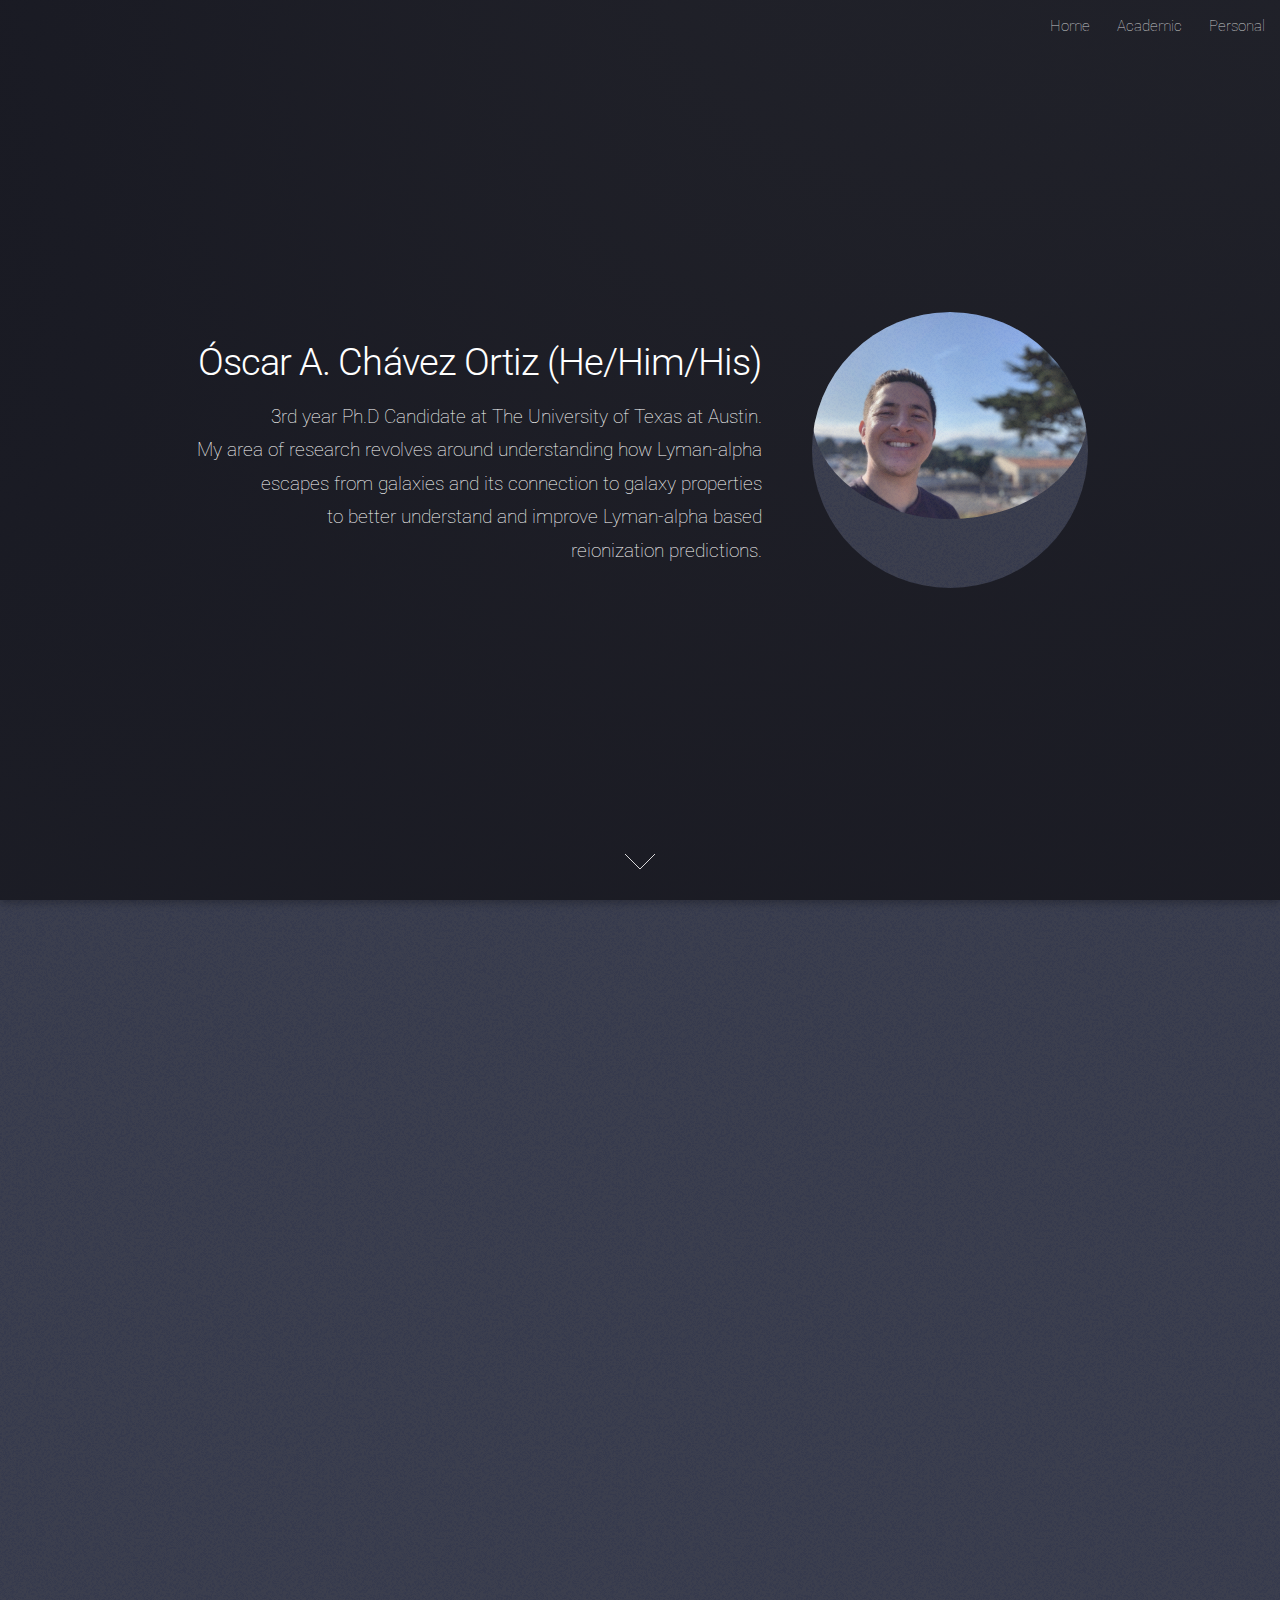
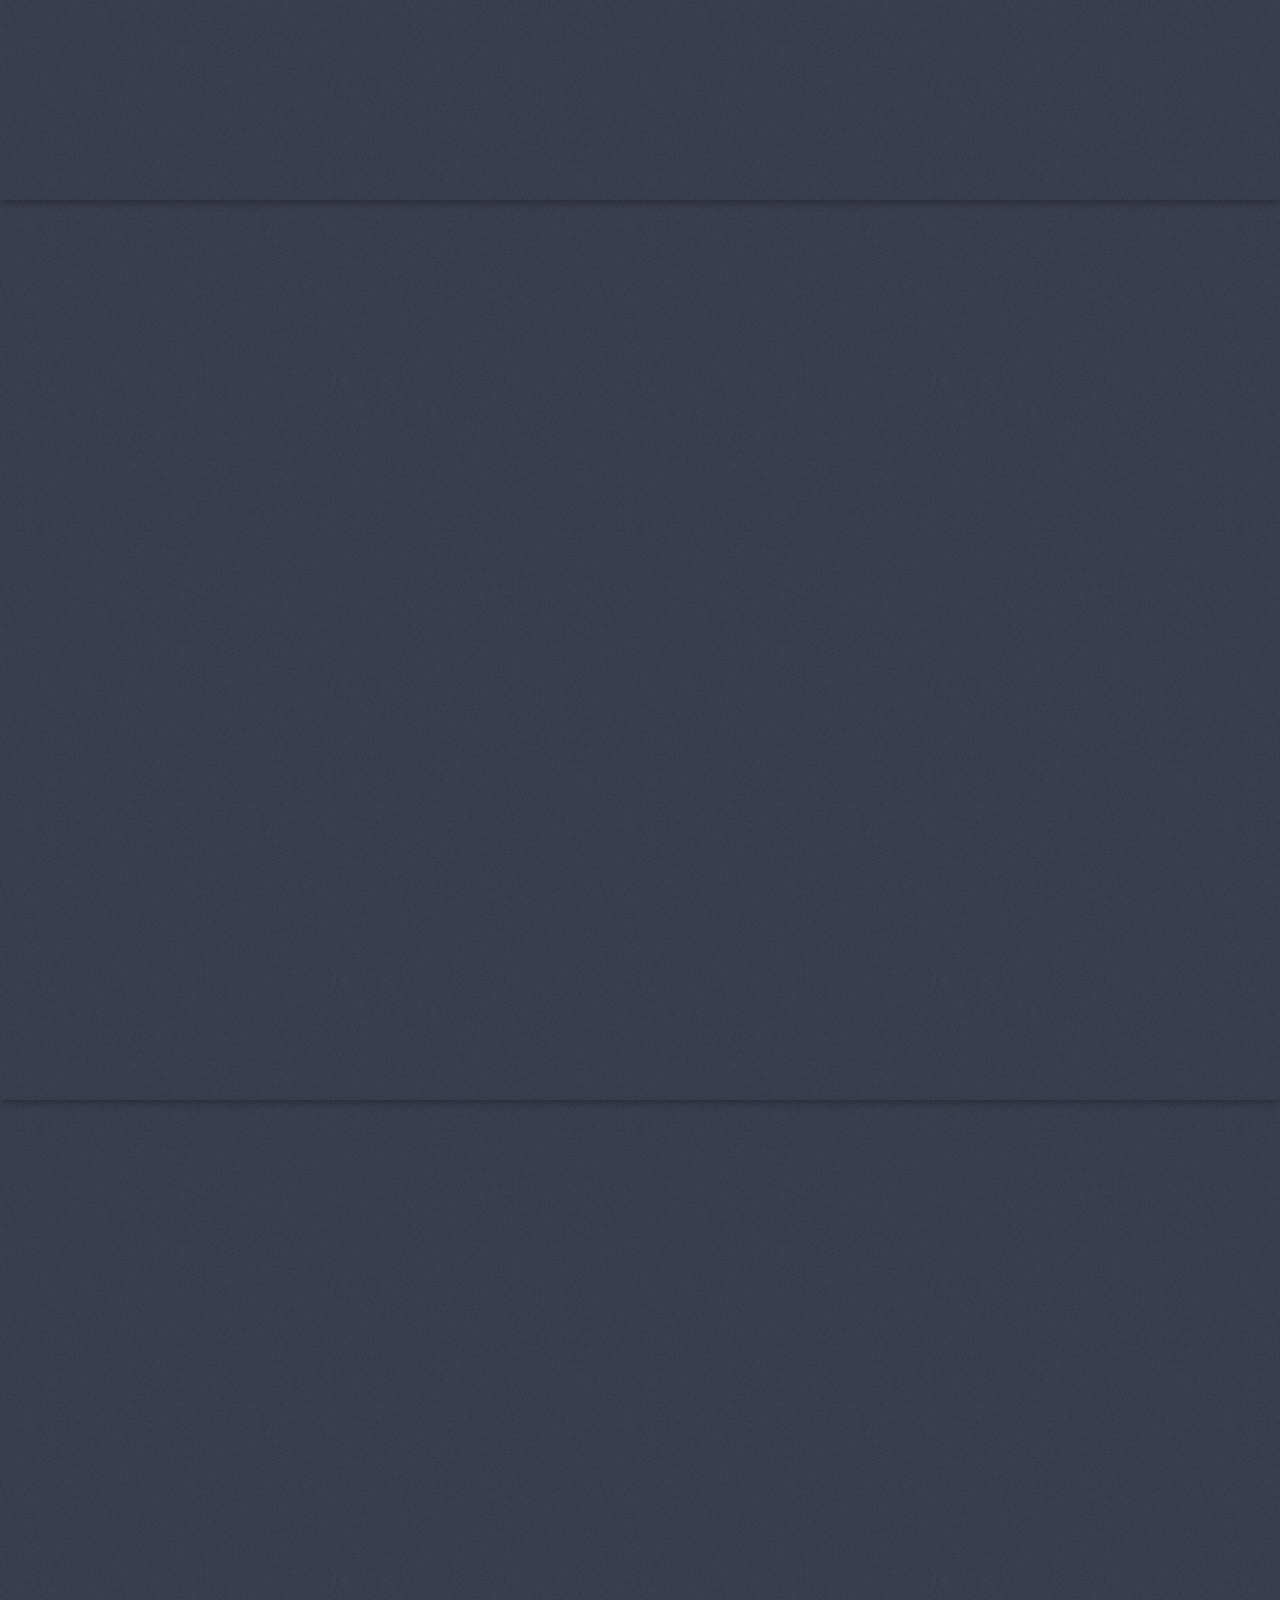
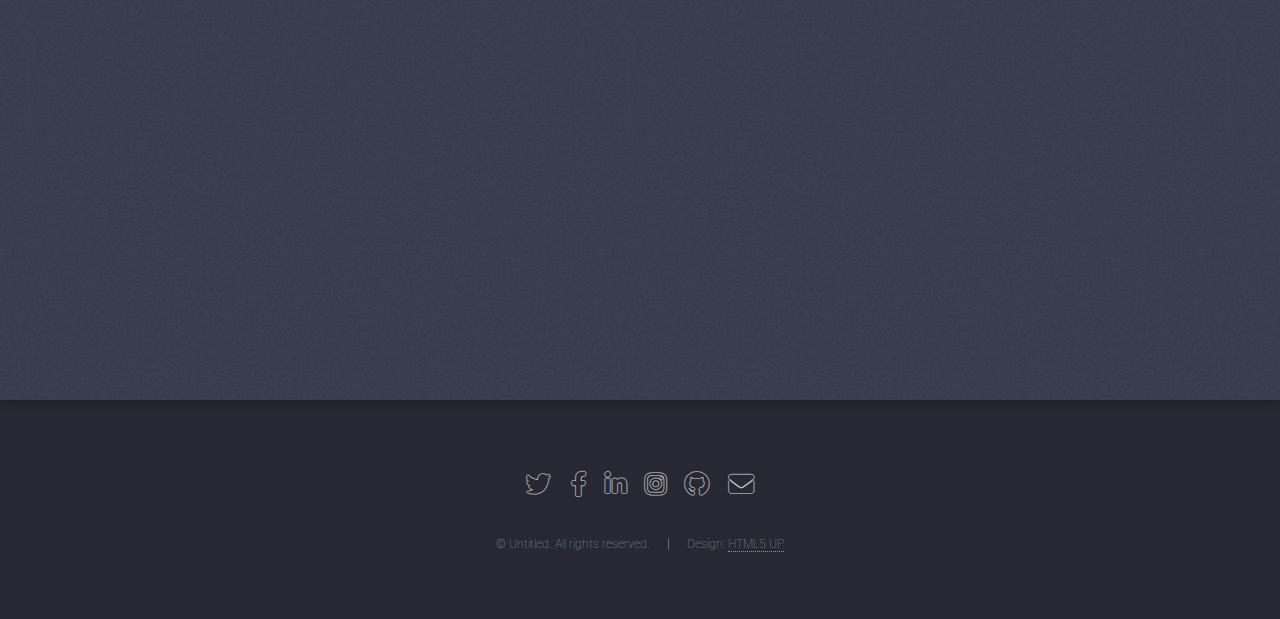
<file: index.html>
<!DOCTYPE HTML>
<!--
	Landed by HTML5 UP
	html5up.net | @ajlkn
	Free for personal and commercial use under the CCA 3.0 license (html5up.net/license)
-->
<html>
	<head>
		<title> Óscar A. Chávez Ortiz </title>
		<meta charset="utf-8" />
		<meta name="viewport" content="width=device-width, initial-scale=1, user-scalable=no" />
		<link rel="stylesheet" href="assets/css/main.css" />
		<noscript><link rel="stylesheet" href="assets/css/noscript.css" /></noscript>
	</head>
	<body class="is-preload landing">
		<div id="page-wrapper">

			<!-- Header -->
				<header id="header">
					<!--<h1 id="logo"><a href="index.html">Landed</a></h1>-->
					<nav id="nav">
						<ul>
							<li><a href="index.html">Home</a></li>
							<li>
								<a href="#">Academic</a>
								<ul>
									<li><a href="left-sidebar.html">Research Papers</a></li>
									<li><a href="right-sidebar.html"> CV </a></li>
									<li><a href="no-sidebar.html">No Sidebar</a></li>
									<!--<li>
										<a href="#">Submenu</a>
										<ul>
											<li><a href="#">Option 1</a></li>
											<li><a href="#">Option 2</a></li>
											<li><a href="#">Option 3</a></li>
											<li><a href="#">Option 4</a></li>
										</ul>
									</li> -->
								</ul>
							</li>
							<li><a href="Personal.html">Personal</a></li>
							<!--<li><a href="#" class="button primary">Sign Up</a></li> -->
						</ul>
					</nav>
				</header>

			<!-- Banner -->
				<section id="banner">
					<div class="content">
						<header>
							<h2> Óscar A. Chávez Ortiz (He/Him/His) </h2>
							<p> 3rd year Ph.D Candidate at The University of Texas at Austin. <br />
							My area of research revolves around understanding how Lyman-alpha <br />
						  escapes from galaxies and its connection to galaxy properties <br />
							to better understand and improve Lyman-alpha based <br />
					    reionization predictions. </p>
						</header>
						<span class="image"><img src="images/IMG_2353.jpg" alt="" /></span>
					</div>
					<a href="#one" class="goto-next scrolly">Next</a>
				</section>

			<!-- One -->
				<section id="one" class="spotlight style1 bottom">
					<span class="image fit main"><img src="images/pic02.jpg" alt="" /></span>
					<div class="content">
						<div class="container">
							<div class="row">
								<div class="col-4 col-12-medium">
									<header>
										<h2>Odio faucibus ipsum integer consequat</h2>
										<p>Nascetur eu nibh vestibulum amet gravida nascetur praesent</p>
									</header>
								</div>
								<div class="col-4 col-12-medium">
									<p>Feugiat accumsan lorem eu ac lorem amet sed accumsan donec.
									Blandit orci porttitor semper. Arcu phasellus tortor enim mi
									nisi praesent dolor adipiscing. Integer mi sed nascetur cep aliquet
									augue varius tempus lobortis porttitor accumsan consequat
									adipiscing lorem dolor.</p>
								</div>
								<div class="col-4 col-12-medium">
									<p>Morbi enim nascetur et placerat lorem sed iaculis neque ante
									adipiscing adipiscing metus massa. Blandit orci porttitor semper.
									Arcu phasellus tortor enim mi mi nisi praesent adipiscing. Integer
									mi sed nascetur cep aliquet augue varius tempus. Feugiat lorem
									ipsum dolor nullam.</p>
								</div>
							</div>
						</div>
					</div>
					<a href="#two" class="goto-next scrolly">Next</a>
				</section>

			<!-- Two -->
				<section id="two" class="spotlight style2 right">
					<span class="image fit main"><img src="images/pic03.jpg" alt="" /></span>
					<div class="content">
						<header>
							<h2>Interdum amet non magna accumsan</h2>
							<p>Nunc commodo accumsan eget id nisi eu col volutpat magna</p>
						</header>
						<p>Feugiat accumsan lorem eu ac lorem amet ac arcu phasellus tortor enim mi mi nisi praesent adipiscing. Integer mi sed nascetur cep aliquet augue varius tempus lobortis porttitor lorem et accumsan consequat adipiscing lorem.</p>
						<ul class="actions">
							<li><a href="#" class="button">Learn More</a></li>
						</ul>
					</div>
					<a href="#three" class="goto-next scrolly">Next</a>
				</section>

			<!-- Three -->
				<section id="three" class="spotlight style3 left">
					<span class="image fit main bottom"><img src="images/pic04.jpg" alt="" /></span>
					<div class="content">
						<header>
							<h2>Interdum felis blandit praesent sed augue</h2>
							<p>Accumsan integer ultricies aliquam vel massa sapien phasellus</p>
						</header>
						<p>Feugiat accumsan lorem eu ac lorem amet ac arcu phasellus tortor enim mi mi nisi praesent adipiscing. Integer mi sed nascetur cep aliquet augue varius tempus lobortis porttitor lorem et accumsan consequat adipiscing lorem.</p>
						<ul class="actions">
							<li><a href="#" class="button">Learn More</a></li>
						</ul>
					</div>
					<a href="#four" class="goto-next scrolly">Next</a>
				</section>

			<!-- Four -->
			<!--	<section id="four" class="wrapper style1 special fade-up">
					<div class="container">
						<header class="major">
							<h2>Accumsan sed tempus adipiscing blandit</h2>
							<p>Iaculis ac volutpat vis non enim gravida nisi faucibus posuere arcu consequat</p>
						</header>
						<div class="box alt">
							<div class="row gtr-uniform">
								<section class="col-4 col-6-medium col-12-xsmall">
									<span class="icon solid alt major fa-chart-area"></span>
									<h3>Ipsum sed commodo</h3>
									<p>Feugiat accumsan lorem eu ac lorem amet accumsan donec. Blandit orci porttitor.</p>
								</section>
								<section class="col-4 col-6-medium col-12-xsmall">
									<span class="icon solid alt major fa-comment"></span>
									<h3>Eleifend lorem ornare</h3>
									<p>Feugiat accumsan lorem eu ac lorem amet accumsan donec. Blandit orci porttitor.</p>
								</section>
								<section class="col-4 col-6-medium col-12-xsmall">
									<span class="icon solid alt major fa-flask"></span>
									<h3>Cubilia cep lobortis</h3>
									<p>Feugiat accumsan lorem eu ac lorem amet accumsan donec. Blandit orci porttitor.</p>
								</section>
								<section class="col-4 col-6-medium col-12-xsmall">
									<span class="icon solid alt major fa-paper-plane"></span>
									<h3>Non semper interdum</h3>
									<p>Feugiat accumsan lorem eu ac lorem amet accumsan donec. Blandit orci porttitor.</p>
								</section>
								<section class="col-4 col-6-medium col-12-xsmall">
									<span class="icon solid alt major fa-file"></span>
									<h3>Odio laoreet accumsan</h3>
									<p>Feugiat accumsan lorem eu ac lorem amet accumsan donec. Blandit orci porttitor.</p>
								</section>
								<section class="col-4 col-6-medium col-12-xsmall">
									<span class="icon solid alt major fa-lock"></span>
									<h3>Massa arcu accumsan</h3>
									<p>Feugiat accumsan lorem eu ac lorem amet accumsan donec. Blandit orci porttitor.</p>
								</section>
							</div>
						</div>
						<footer class="major">
							<ul class="actions special">
								<li><a href="#" class="button">Magna sed feugiat</a></li>
							</ul>
						</footer>
					</div>
				</section> -->

			<!-- Five -->
			<!--	<section id="five" class="wrapper style2 special fade">
					<div class="container">
						<header>
							<h2>Magna faucibus lorem diam</h2>
							<p>Ante metus praesent faucibus ante integer id accumsan eleifend</p>
						</header>
						<form method="post" action="#" class="cta">
							<div class="row gtr-uniform gtr-50">
								<div class="col-8 col-12-xsmall"><input type="email" name="email" id="email" placeholder="Your Email Address" /></div>
								<div class="col-4 col-12-xsmall"><input type="submit" value="Get Started" class="fit primary" /></div>
							</div>
						</form>
					</div>
				</section>-->

			<!-- Footer -->
				<footer id="footer">
					<ul class="icons">
						<li><a href="https://twitter.com/latin_fuegoo" class="icon brands alt fa-twitter"><span class="label">Twitter</span></a></li>
						<li><a href="https://www.facebook.com/profile.php?id=100001987314017" class="icon brands alt fa-facebook-f"><span class="label">Facebook</span></a></li>
						<li><a href="https://www.linkedin.com/in/oscar-a-chavez-ortiz-047414159/" class="icon brands alt fa-linkedin-in"><span class="label">LinkedIn</span></a></li>
						<li><a href="https://www.instagram.com/astro_oscar09/" class="icon brands alt fa-instagram"><span class="label">Instagram</span></a></li>
						<li><a href="https://github.com/chavezoscar009" class="icon brands alt fa-github"><span class="label">GitHub</span></a></li>
						<li><a href="mailto:chavezoscar009@utexas.edu" class="icon solid alt fa-envelope"><span class="label">Email</span></a></li>
					</ul>
					<ul class="copyright">
						<li>&copy; Untitled. All rights reserved.</li><li>Design: <a href="http://html5up.net">HTML5 UP</a></li>
					</ul>
				</footer>

		</div>

		<!-- Scripts -->
			<script src="assets/js/jquery.min.js"></script>
			<script src="assets/js/jquery.scrolly.min.js"></script>
			<script src="assets/js/jquery.dropotron.min.js"></script>
			<script src="assets/js/jquery.scrollex.min.js"></script>
			<script src="assets/js/browser.min.js"></script>
			<script src="assets/js/breakpoints.min.js"></script>
			<script src="assets/js/util.js"></script>
			<script src="assets/js/main.js"></script>

	</body>
</html>
</file>
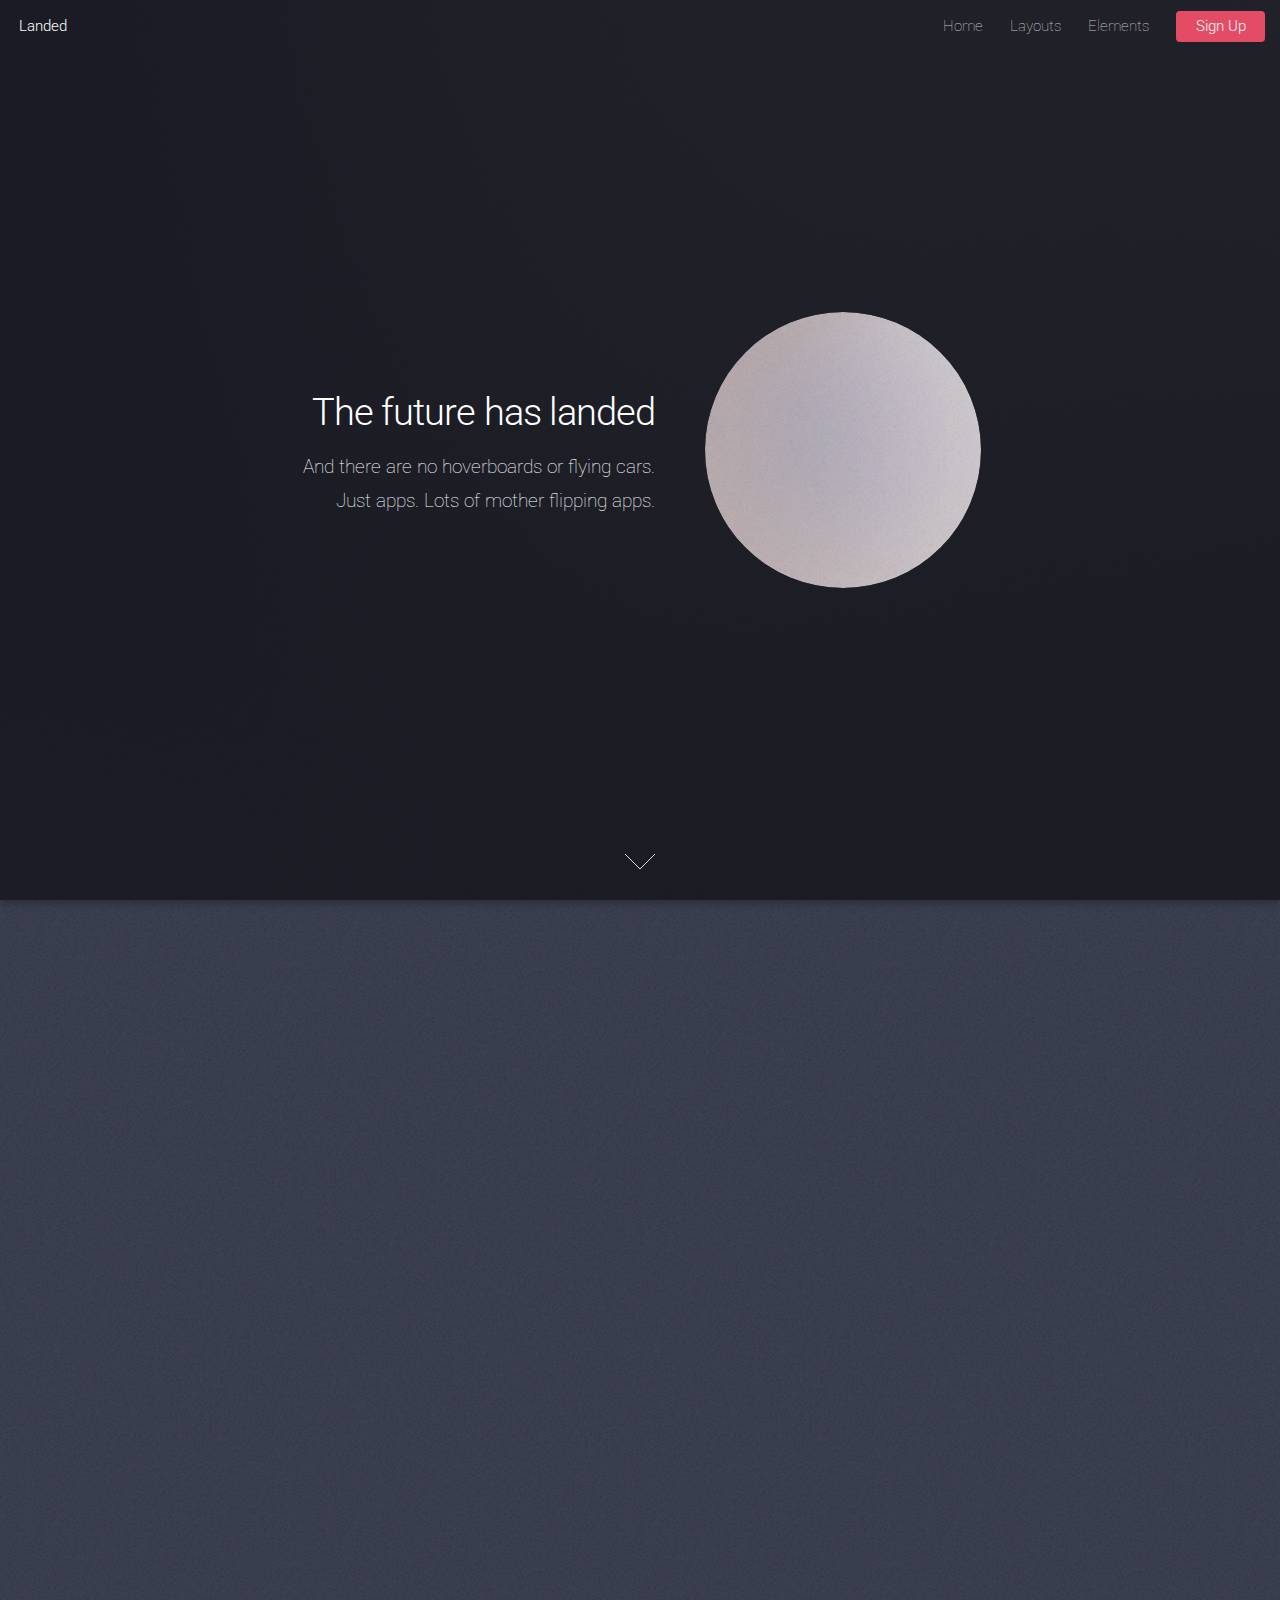
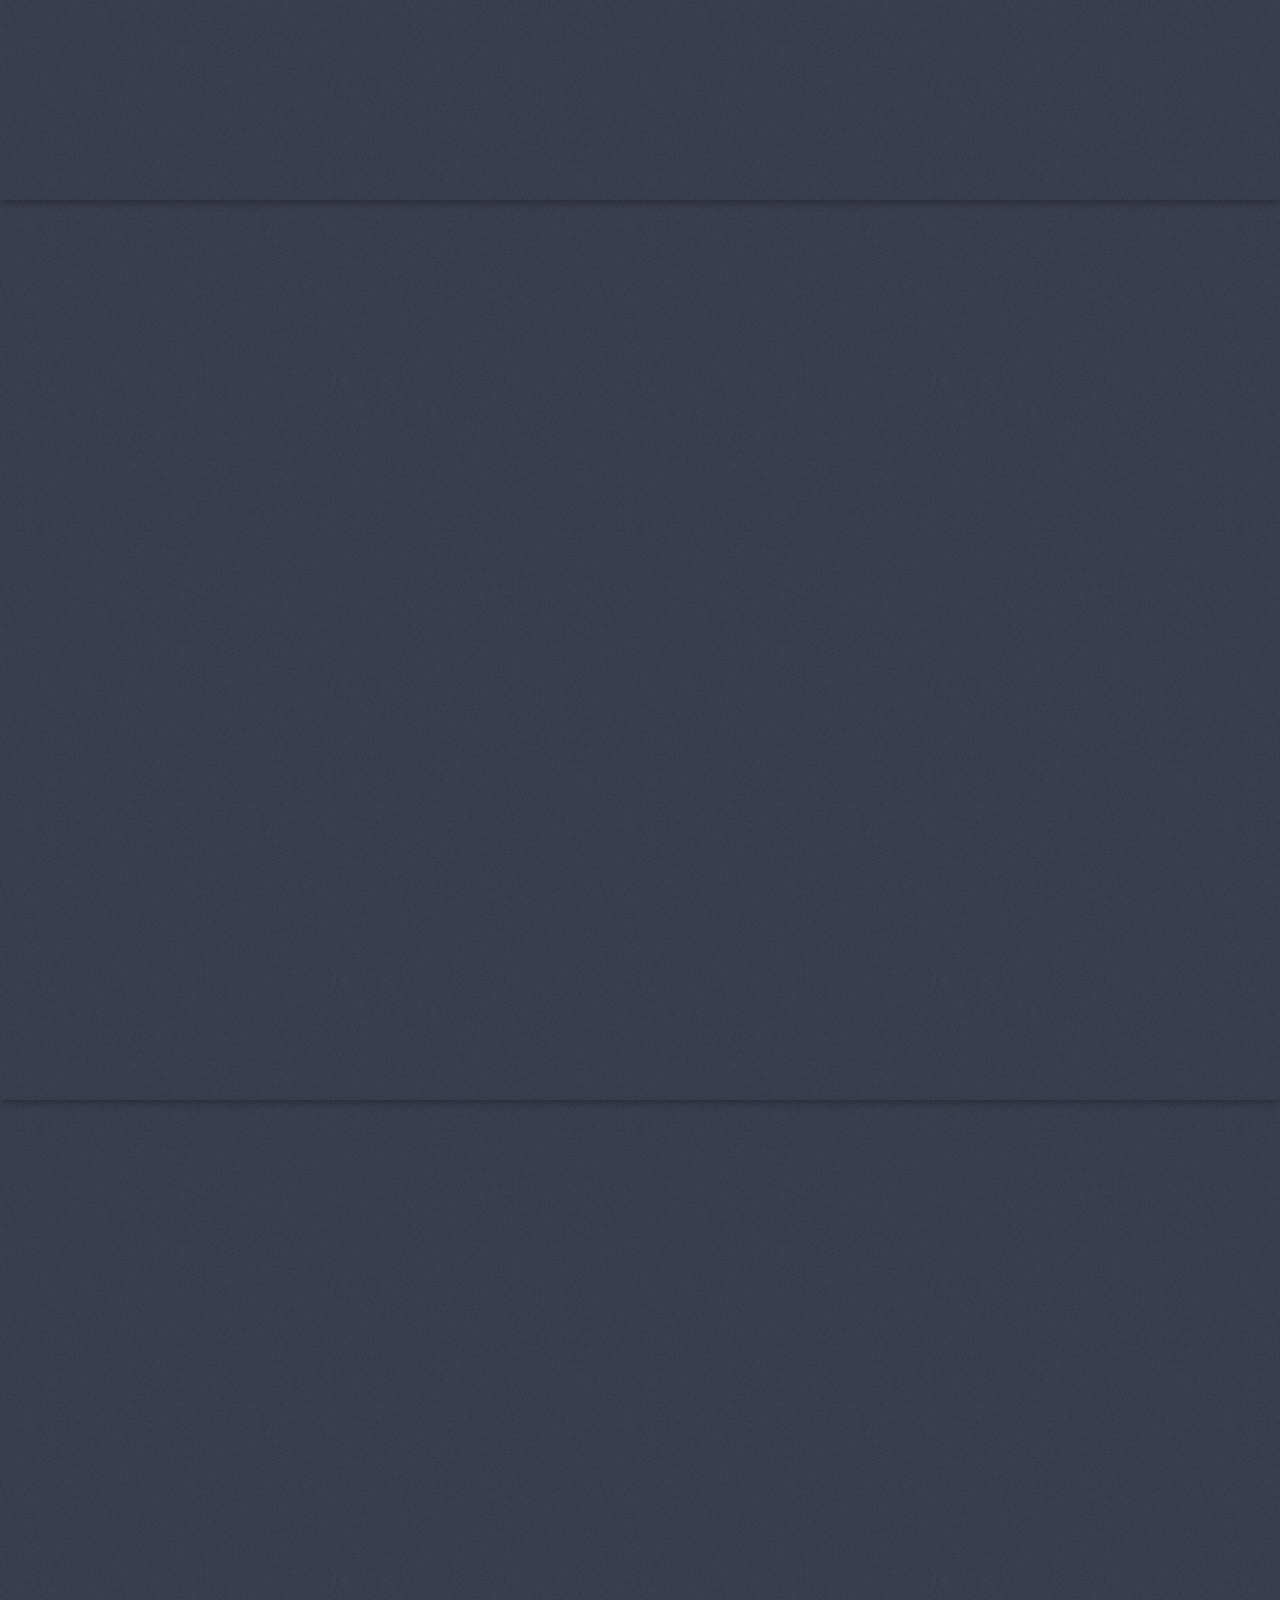
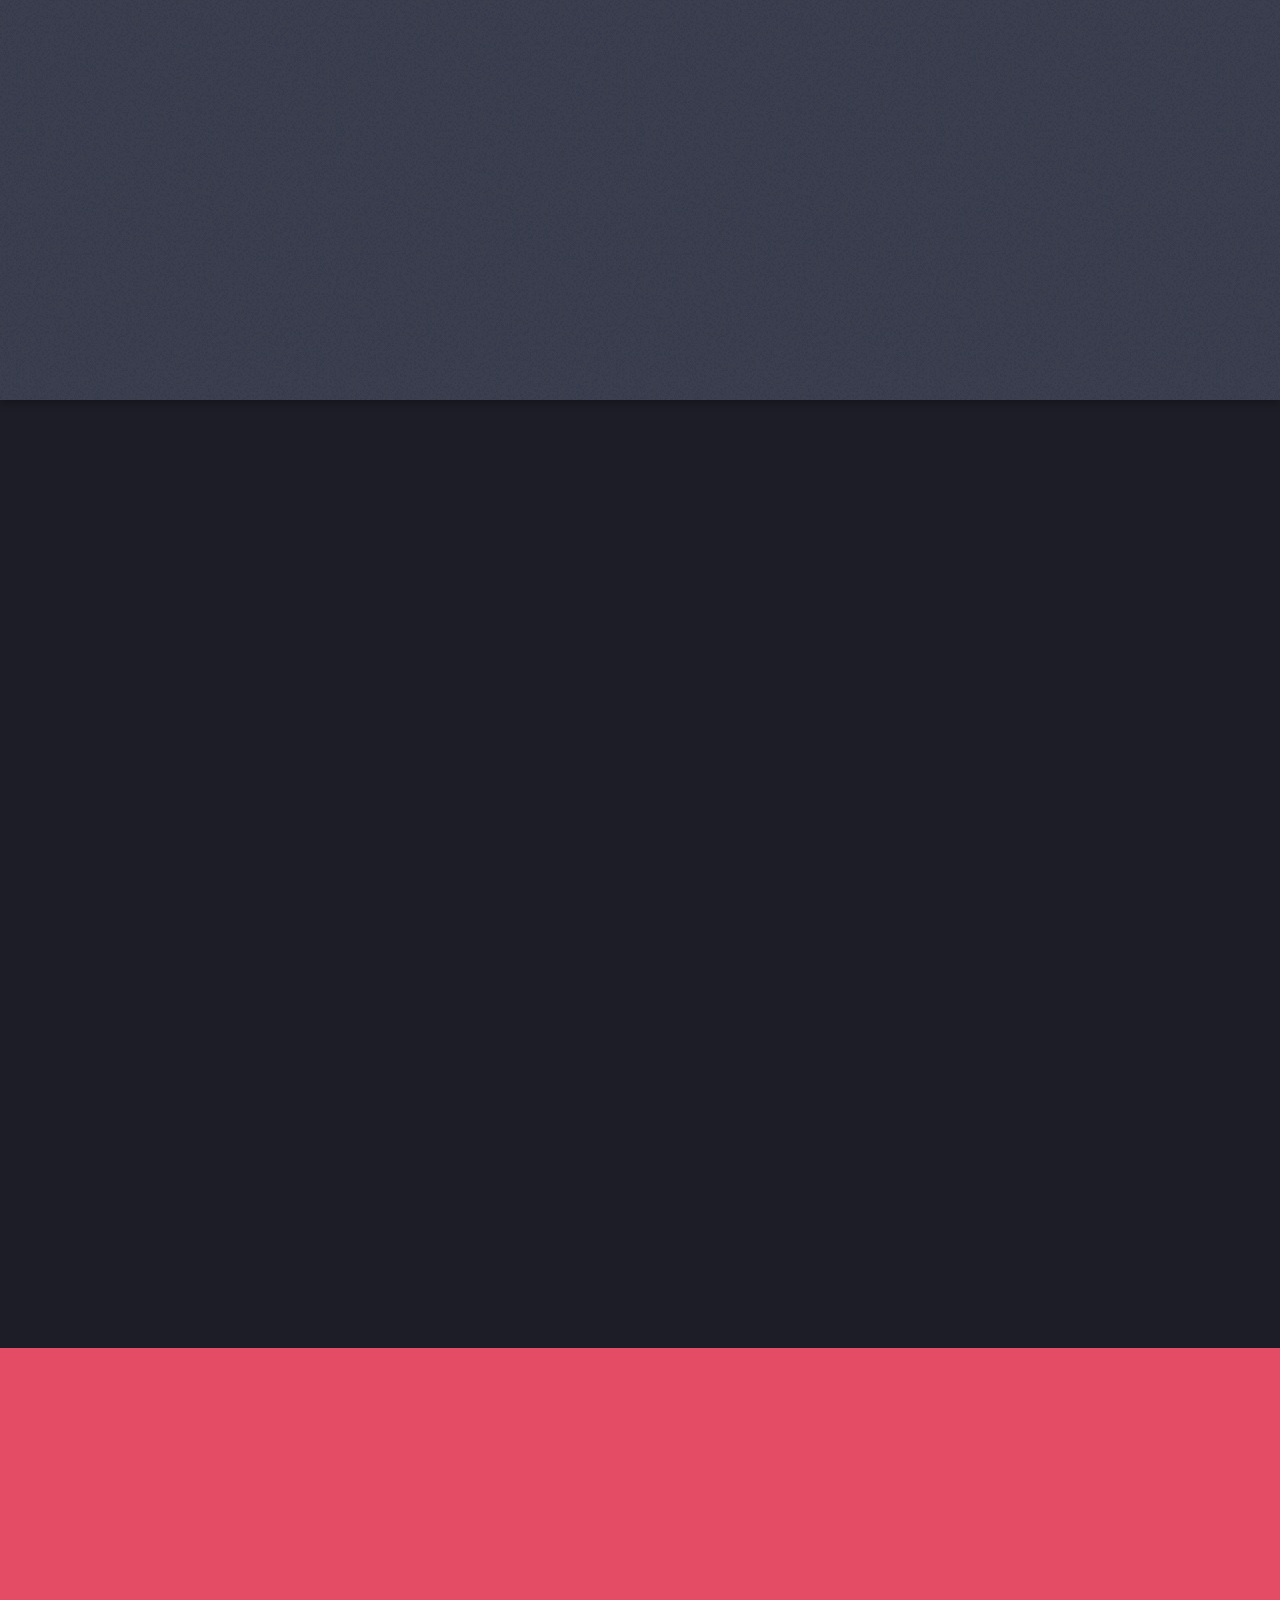
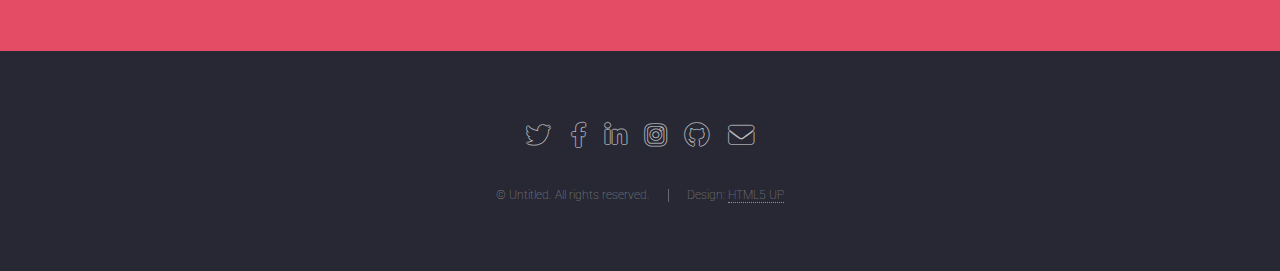
<file: html5up-landed/index.html>
<!DOCTYPE HTML>
<!--
	Landed by HTML5 UP
	html5up.net | @ajlkn
	Free for personal and commercial use under the CCA 3.0 license (html5up.net/license)
-->
<html>
	<head>
		<title>Landed by HTML5 UP</title>
		<meta charset="utf-8" />
		<meta name="viewport" content="width=device-width, initial-scale=1, user-scalable=no" />
		<link rel="stylesheet" href="assets/css/main.css" />
		<noscript><link rel="stylesheet" href="assets/css/noscript.css" /></noscript>
	</head>
	<body class="is-preload landing">
		<div id="page-wrapper">

			<!-- Header -->
				<header id="header">
					<h1 id="logo"><a href="index.html">Landed</a></h1>
					<nav id="nav">
						<ul>
							<li><a href="index.html">Home</a></li>
							<li>
								<a href="#">Layouts</a>
								<ul>
									<li><a href="left-sidebar.html">Left Sidebar</a></li>
									<li><a href="right-sidebar.html">Right Sidebar</a></li>
									<li><a href="no-sidebar.html">No Sidebar</a></li>
									<li>
										<a href="#">Submenu</a>
										<ul>
											<li><a href="#">Option 1</a></li>
											<li><a href="#">Option 2</a></li>
											<li><a href="#">Option 3</a></li>
											<li><a href="#">Option 4</a></li>
										</ul>
									</li>
								</ul>
							</li>
							<li><a href="elements.html">Elements</a></li>
							<li><a href="#" class="button primary">Sign Up</a></li>
						</ul>
					</nav>
				</header>

			<!-- Banner -->
				<section id="banner">
					<div class="content">
						<header>
							<h2>The future has landed</h2>
							<p>And there are no hoverboards or flying cars.<br />
							Just apps. Lots of mother flipping apps.</p>
						</header>
						<span class="image"><img src="images/pic01.jpg" alt="" /></span>
					</div>
					<a href="#one" class="goto-next scrolly">Next</a>
				</section>

			<!-- One -->
				<section id="one" class="spotlight style1 bottom">
					<span class="image fit main"><img src="images/pic02.jpg" alt="" /></span>
					<div class="content">
						<div class="container">
							<div class="row">
								<div class="col-4 col-12-medium">
									<header>
										<h2>Odio faucibus ipsum integer consequat</h2>
										<p>Nascetur eu nibh vestibulum amet gravida nascetur praesent</p>
									</header>
								</div>
								<div class="col-4 col-12-medium">
									<p>Feugiat accumsan lorem eu ac lorem amet sed accumsan donec.
									Blandit orci porttitor semper. Arcu phasellus tortor enim mi
									nisi praesent dolor adipiscing. Integer mi sed nascetur cep aliquet
									augue varius tempus lobortis porttitor accumsan consequat
									adipiscing lorem dolor.</p>
								</div>
								<div class="col-4 col-12-medium">
									<p>Morbi enim nascetur et placerat lorem sed iaculis neque ante
									adipiscing adipiscing metus massa. Blandit orci porttitor semper.
									Arcu phasellus tortor enim mi mi nisi praesent adipiscing. Integer
									mi sed nascetur cep aliquet augue varius tempus. Feugiat lorem
									ipsum dolor nullam.</p>
								</div>
							</div>
						</div>
					</div>
					<a href="#two" class="goto-next scrolly">Next</a>
				</section>

			<!-- Two -->
				<section id="two" class="spotlight style2 right">
					<span class="image fit main"><img src="images/pic03.jpg" alt="" /></span>
					<div class="content">
						<header>
							<h2>Interdum amet non magna accumsan</h2>
							<p>Nunc commodo accumsan eget id nisi eu col volutpat magna</p>
						</header>
						<p>Feugiat accumsan lorem eu ac lorem amet ac arcu phasellus tortor enim mi mi nisi praesent adipiscing. Integer mi sed nascetur cep aliquet augue varius tempus lobortis porttitor lorem et accumsan consequat adipiscing lorem.</p>
						<ul class="actions">
							<li><a href="#" class="button">Learn More</a></li>
						</ul>
					</div>
					<a href="#three" class="goto-next scrolly">Next</a>
				</section>

			<!-- Three -->
				<section id="three" class="spotlight style3 left">
					<span class="image fit main bottom"><img src="images/pic04.jpg" alt="" /></span>
					<div class="content">
						<header>
							<h2>Interdum felis blandit praesent sed augue</h2>
							<p>Accumsan integer ultricies aliquam vel massa sapien phasellus</p>
						</header>
						<p>Feugiat accumsan lorem eu ac lorem amet ac arcu phasellus tortor enim mi mi nisi praesent adipiscing. Integer mi sed nascetur cep aliquet augue varius tempus lobortis porttitor lorem et accumsan consequat adipiscing lorem.</p>
						<ul class="actions">
							<li><a href="#" class="button">Learn More</a></li>
						</ul>
					</div>
					<a href="#four" class="goto-next scrolly">Next</a>
				</section>

			<!-- Four -->
				<section id="four" class="wrapper style1 special fade-up">
					<div class="container">
						<header class="major">
							<h2>Accumsan sed tempus adipiscing blandit</h2>
							<p>Iaculis ac volutpat vis non enim gravida nisi faucibus posuere arcu consequat</p>
						</header>
						<div class="box alt">
							<div class="row gtr-uniform">
								<section class="col-4 col-6-medium col-12-xsmall">
									<span class="icon solid alt major fa-chart-area"></span>
									<h3>Ipsum sed commodo</h3>
									<p>Feugiat accumsan lorem eu ac lorem amet accumsan donec. Blandit orci porttitor.</p>
								</section>
								<section class="col-4 col-6-medium col-12-xsmall">
									<span class="icon solid alt major fa-comment"></span>
									<h3>Eleifend lorem ornare</h3>
									<p>Feugiat accumsan lorem eu ac lorem amet accumsan donec. Blandit orci porttitor.</p>
								</section>
								<section class="col-4 col-6-medium col-12-xsmall">
									<span class="icon solid alt major fa-flask"></span>
									<h3>Cubilia cep lobortis</h3>
									<p>Feugiat accumsan lorem eu ac lorem amet accumsan donec. Blandit orci porttitor.</p>
								</section>
								<section class="col-4 col-6-medium col-12-xsmall">
									<span class="icon solid alt major fa-paper-plane"></span>
									<h3>Non semper interdum</h3>
									<p>Feugiat accumsan lorem eu ac lorem amet accumsan donec. Blandit orci porttitor.</p>
								</section>
								<section class="col-4 col-6-medium col-12-xsmall">
									<span class="icon solid alt major fa-file"></span>
									<h3>Odio laoreet accumsan</h3>
									<p>Feugiat accumsan lorem eu ac lorem amet accumsan donec. Blandit orci porttitor.</p>
								</section>
								<section class="col-4 col-6-medium col-12-xsmall">
									<span class="icon solid alt major fa-lock"></span>
									<h3>Massa arcu accumsan</h3>
									<p>Feugiat accumsan lorem eu ac lorem amet accumsan donec. Blandit orci porttitor.</p>
								</section>
							</div>
						</div>
						<footer class="major">
							<ul class="actions special">
								<li><a href="#" class="button">Magna sed feugiat</a></li>
							</ul>
						</footer>
					</div>
				</section>

			<!-- Five -->
				<section id="five" class="wrapper style2 special fade">
					<div class="container">
						<header>
							<h2>Magna faucibus lorem diam</h2>
							<p>Ante metus praesent faucibus ante integer id accumsan eleifend</p>
						</header>
						<form method="post" action="#" class="cta">
							<div class="row gtr-uniform gtr-50">
								<div class="col-8 col-12-xsmall"><input type="email" name="email" id="email" placeholder="Your Email Address" /></div>
								<div class="col-4 col-12-xsmall"><input type="submit" value="Get Started" class="fit primary" /></div>
							</div>
						</form>
					</div>
				</section>

			<!-- Footer -->
				<footer id="footer">
					<ul class="icons">
						<li><a href="#" class="icon brands alt fa-twitter"><span class="label">Twitter</span></a></li>
						<li><a href="#" class="icon brands alt fa-facebook-f"><span class="label">Facebook</span></a></li>
						<li><a href="#" class="icon brands alt fa-linkedin-in"><span class="label">LinkedIn</span></a></li>
						<li><a href="#" class="icon brands alt fa-instagram"><span class="label">Instagram</span></a></li>
						<li><a href="#" class="icon brands alt fa-github"><span class="label">GitHub</span></a></li>
						<li><a href="#" class="icon solid alt fa-envelope"><span class="label">Email</span></a></li>
					</ul>
					<ul class="copyright">
						<li>&copy; Untitled. All rights reserved.</li><li>Design: <a href="http://html5up.net">HTML5 UP</a></li>
					</ul>
				</footer>

		</div>

		<!-- Scripts -->
			<script src="assets/js/jquery.min.js"></script>
			<script src="assets/js/jquery.scrolly.min.js"></script>
			<script src="assets/js/jquery.dropotron.min.js"></script>
			<script src="assets/js/jquery.scrollex.min.js"></script>
			<script src="assets/js/browser.min.js"></script>
			<script src="assets/js/breakpoints.min.js"></script>
			<script src="assets/js/util.js"></script>
			<script src="assets/js/main.js"></script>

	</body>
</html>
</file>
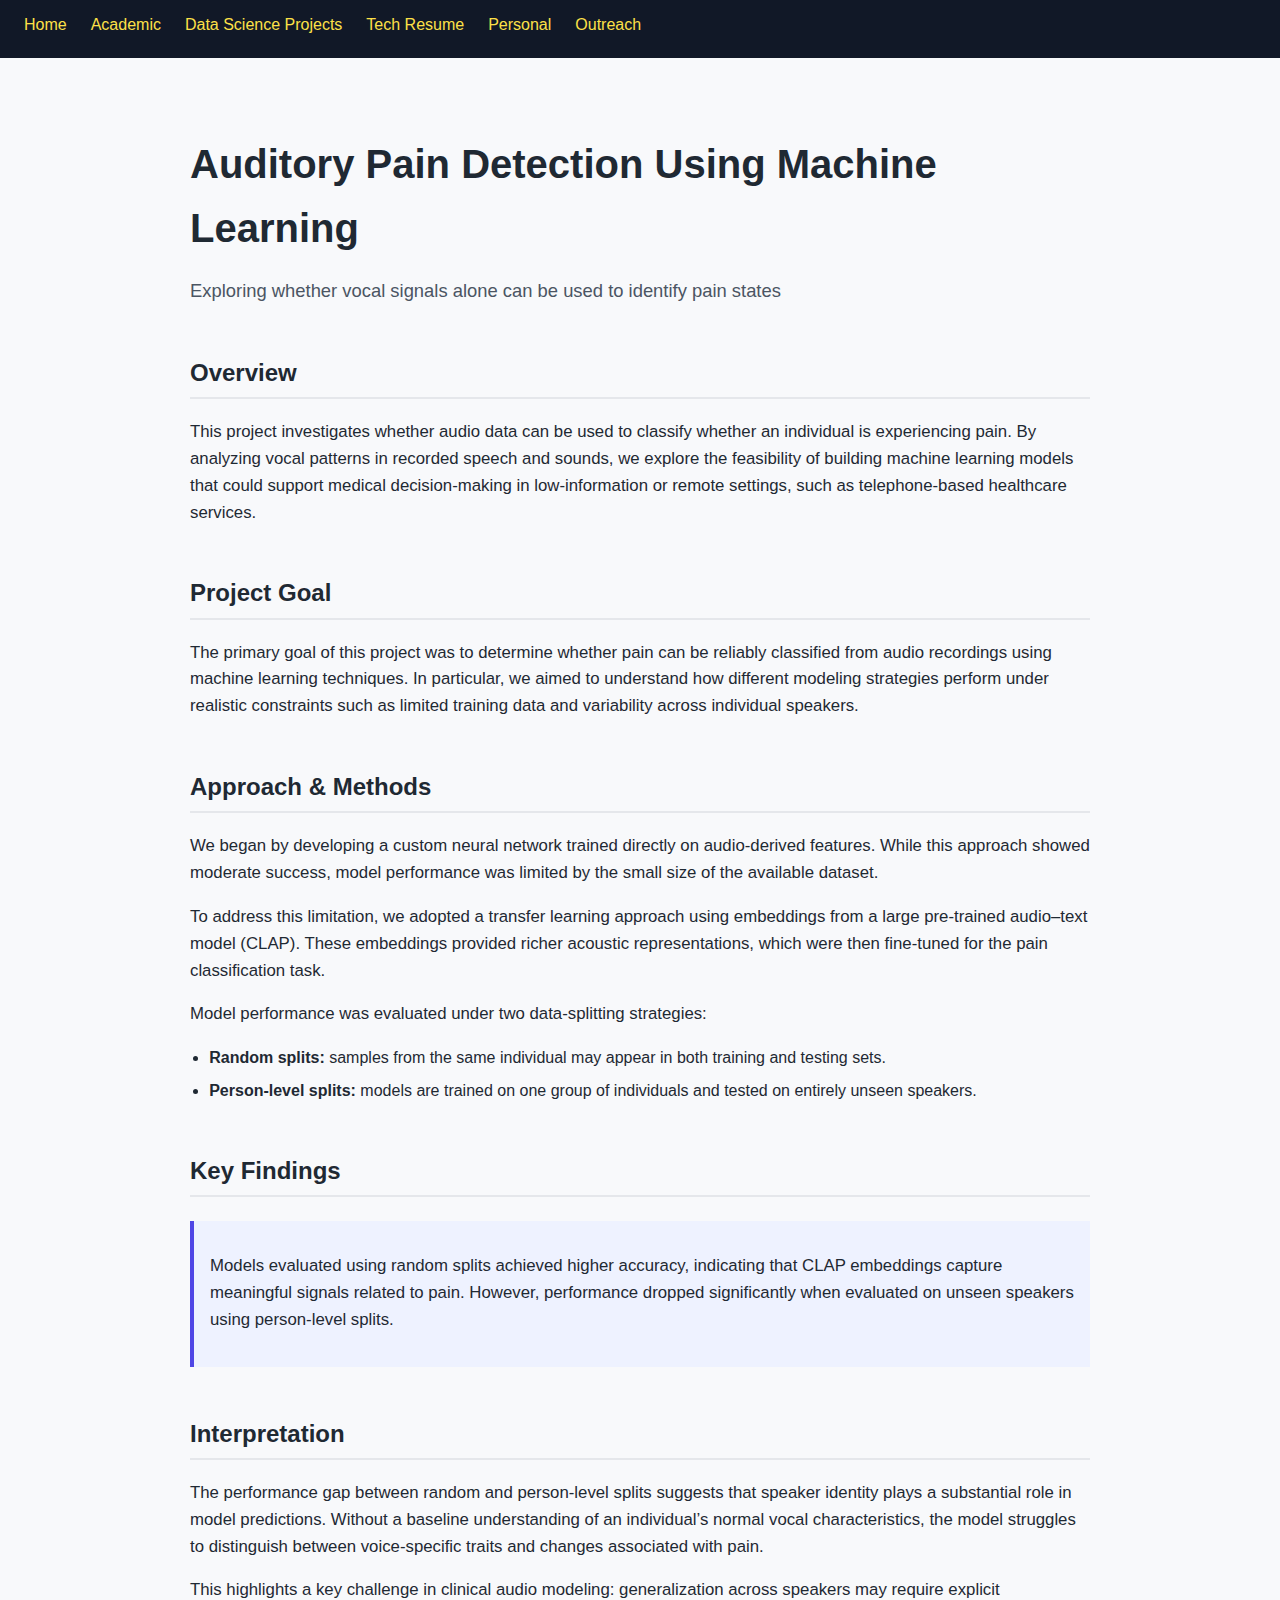
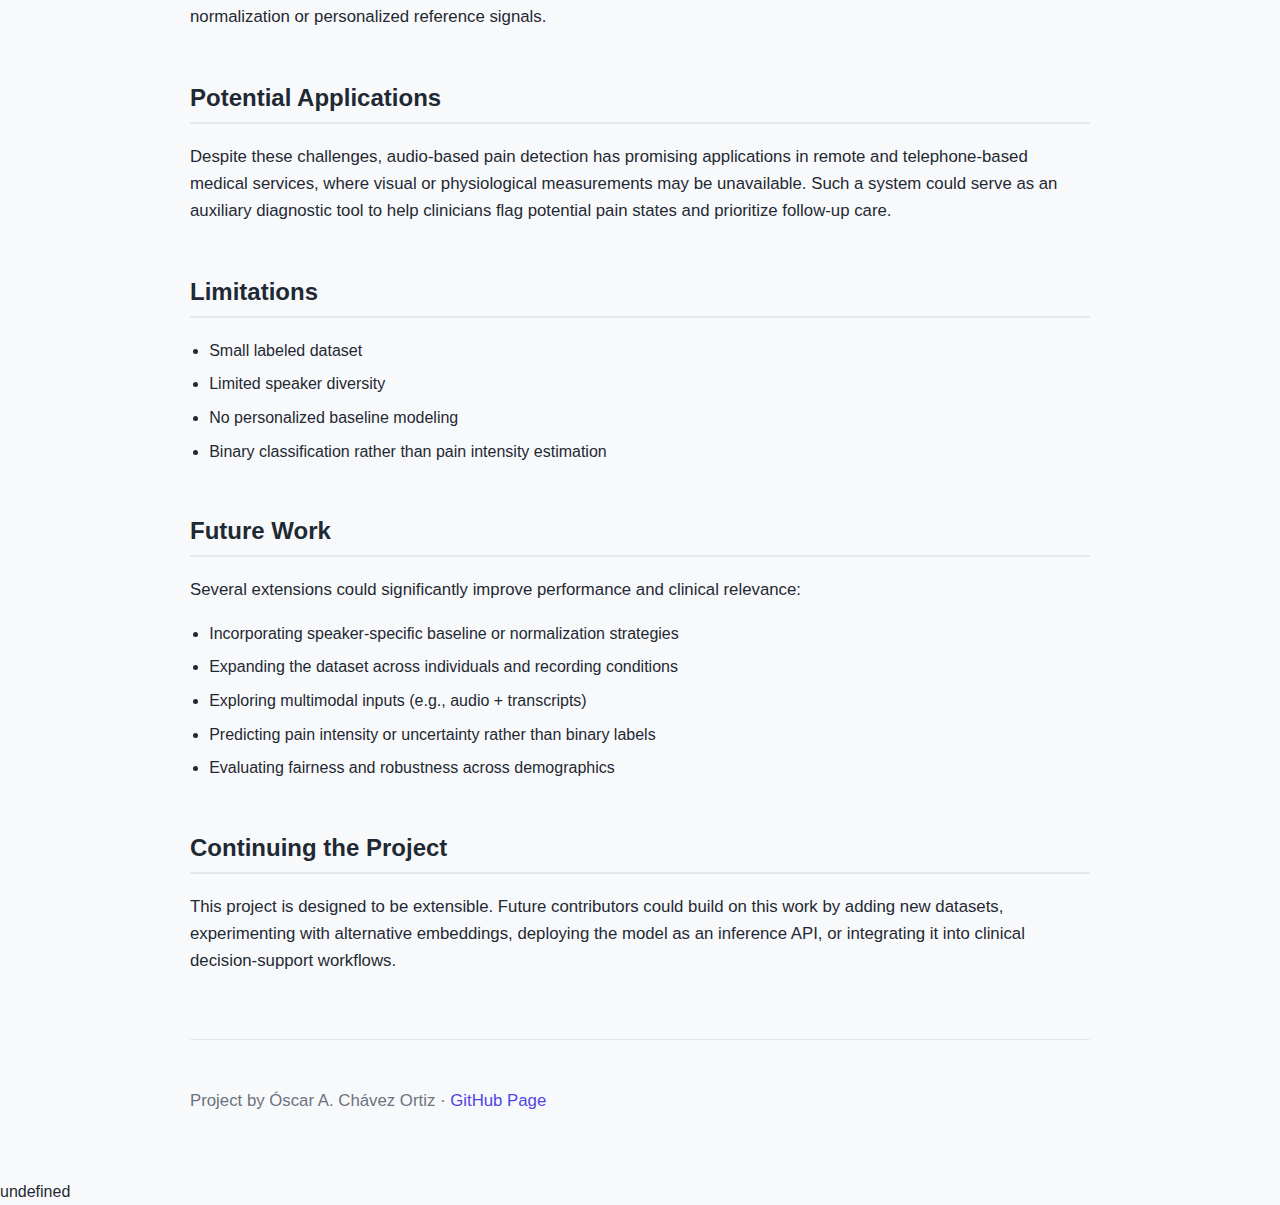
<file: ds_audio_project.html>
<!DOCTYPE html>
<html lang="en">
<head>
  <meta charset="UTF-8" />
  <meta name="viewport" content="width=device-width, initial-scale=1.0"/>
  <title>Auditory Pain Detection | ML Project</title>

  <style>

    /* NAVBAR */
    .navbar {
    background-color: #111827; /* dark slate */
    padding: 0.75rem 1.5rem;
    position: sticky;
    top: 0;
    z-index: 1000;
    }

    .nav-menu {
    list-style: none;
    margin: 0;
    padding: 0;
    display: flex;
    align-items: center;
    gap: 1.5rem;
    }

    .nav-menu li {
    position: relative;
    }

    .nav-menu a {
    color: #fde047; /* yellow */
    text-decoration: none;
    font-weight: 500;
    }

    .nav-menu a:hover {
    text-decoration: underline;
    }

    /* DROPDOWN */
    .dropdown-menu {
    display: none;
    position: absolute;
    top: 100%;
    left: 0;
    background-color: #1f2933;
    list-style: none;
    padding: 0.5rem 0;
    margin: 0;
    min-width: 180px;
    border-radius: 4px;
    }

    .dropdown-menu li {
    padding: 0.4rem 1rem;
    }

    .dropdown-menu a {
    color: #fde047;
    display: block;
    }

    .dropdown:hover .dropdown-menu {
    display: block;
    }


    body {
      font-family: -apple-system, BlinkMacSystemFont, "Segoe UI",
                   Roboto, Helvetica, Arial, sans-serif;
      margin: 0;
      padding: 0;
      background-color: #f8f9fb;
      color: #1f2933;
      line-height: 1.6;
    }

    .container {
      max-width: 900px;
      margin: 0 auto;
      padding: 3rem 1.5rem;
    }

    h1 {
      font-size: 2.5rem;
      margin-bottom: 0.5rem;
    }

    h2 {
      margin-top: 3rem;
      font-size: 1.5rem;
      border-bottom: 2px solid #e5e7eb;
      padding-bottom: 0.3rem;
    }

    p {
      margin-top: 1rem;
      font-size: 1.05rem;
    }

    .subtitle {
      font-size: 1.15rem;
      color: #4b5563;
    }

    .highlight {
      background: #eef2ff;
      border-left: 4px solid #4f46e5;
      padding: 1rem;
      margin-top: 1.5rem;
    }

    ul {
      margin-top: 1rem;
      padding-left: 1.2rem;
    }

    li {
      margin-bottom: 0.5rem;
    }

    footer {
      margin-top: 4rem;
      padding-top: 2rem;
      border-top: 1px solid #e5e7eb;
      font-size: 0.9rem;
      color: #6b7280;
    }

    a {
      color: #4f46e5;
      text-decoration: none;
    }

    a:hover {
      text-decoration: underline;
    }
  </style>
</head>

<body>
    
    <nav class="navbar">
  <ul class="nav-menu">
    <li><a href="index.html">Home</a></li>

    <li class="dropdown">
      <a href="#">Academic</a>
      <ul class="dropdown-menu">
        <li><a href="left-sidebar.html">Research Papers</a></li>
        <li><a href="right-sidebar.html">CV</a></li>
      </ul>
    </li>

    <li><a href="DS_Projects.html">Data Science Projects</a></li>
    <li><a href="ds_resume.html">Tech Resume</a></li>
    <li><a href="Personal.html">Personal</a></li>
    <li><a href="outreach.html">Outreach</a></li>
  </ul>
</nav>

  <div class="container">

    <!-- HERO -->
    <h1>Auditory Pain Detection Using Machine Learning</h1>
    <p class="subtitle">
      Exploring whether vocal signals alone can be used to identify pain states
    </p>

    <!-- OVERVIEW -->
    <h2>Overview</h2>
    <p>
      This project investigates whether audio data can be used to classify whether
      an individual is experiencing pain. By analyzing vocal patterns in recorded
      speech and sounds, we explore the feasibility of building machine learning
      models that could support medical decision-making in low-information or remote
      settings, such as telephone-based healthcare services.
    </p>

    <!-- GOAL -->
    <h2>Project Goal</h2>
    <p>
      The primary goal of this project was to determine whether pain can be reliably
      classified from audio recordings using machine learning techniques. In
      particular, we aimed to understand how different modeling strategies perform
      under realistic constraints such as limited training data and variability
      across individual speakers.
    </p>

    <!-- METHODS -->
    <h2>Approach & Methods</h2>
    <p>
      We began by developing a custom neural network trained directly on
      audio-derived features. While this approach showed moderate success, model
      performance was limited by the small size of the available dataset.
    </p>
    <p>
      To address this limitation, we adopted a transfer learning approach using
      embeddings from a large pre-trained audio–text model (CLAP). These embeddings
      provided richer acoustic representations, which were then fine-tuned for the
      pain classification task.
    </p>
    <p>
      Model performance was evaluated under two data-splitting strategies:
    </p>
    <ul>
      <li>
        <strong>Random splits:</strong> samples from the same individual may appear
        in both training and testing sets.
      </li>
      <li>
        <strong>Person-level splits:</strong> models are trained on one group of
        individuals and tested on entirely unseen speakers.
      </li>
    </ul>

    <!-- FINDINGS -->
    <h2>Key Findings</h2>
    <div class="highlight">
      <p>
        Models evaluated using random splits achieved higher accuracy, indicating
        that CLAP embeddings capture meaningful signals related to pain. However,
        performance dropped significantly when evaluated on unseen speakers using
        person-level splits.
      </p>
    </div>

    <!-- INTERPRETATION -->
    <h2>Interpretation</h2>
    <p>
      The performance gap between random and person-level splits suggests that
      speaker identity plays a substantial role in model predictions. Without a
      baseline understanding of an individual’s normal vocal characteristics, the
      model struggles to distinguish between voice-specific traits and changes
      associated with pain.
    </p>
    <p>
      This highlights a key challenge in clinical audio modeling: generalization
      across speakers may require explicit normalization or personalized reference
      signals.
    </p>

    <!-- APPLICATIONS -->
    <h2>Potential Applications</h2>
    <p>
      Despite these challenges, audio-based pain detection has promising
      applications in remote and telephone-based medical services, where visual or
      physiological measurements may be unavailable. Such a system could serve as
      an auxiliary diagnostic tool to help clinicians flag potential pain states and
      prioritize follow-up care.
    </p>

    <!-- LIMITATIONS -->
    <h2>Limitations</h2>
    <ul>
      <li>Small labeled dataset</li>
      <li>Limited speaker diversity</li>
      <li>No personalized baseline modeling</li>
      <li>Binary classification rather than pain intensity estimation</li>
    </ul>

    <!-- FUTURE -->
    <h2>Future Work</h2>
    <p>
      Several extensions could significantly improve performance and clinical
      relevance:
    </p>
    <ul>
      <li>Incorporating speaker-specific baseline or normalization strategies</li>
      <li>Expanding the dataset across individuals and recording conditions</li>
      <li>Exploring multimodal inputs (e.g., audio + transcripts)</li>
      <li>Predicting pain intensity or uncertainty rather than binary labels</li>
      <li>Evaluating fairness and robustness across demographics</li>
    </ul>

    <!-- CONTINUE -->
    <h2>Continuing the Project</h2>
    <p>
      This project is designed to be extensible. Future contributors could build on
      this work by adding new datasets, experimenting with alternative embeddings,
      deploying the model as an inference API, or integrating it into clinical
      decision-support workflows.
    </p>

    <!-- FOOTER -->
    <footer>
      <p>
        Project by Óscar A. Chávez Ortiz ·
        <a href="https://github.com/astroscar09/tame_pain_analysis" target="_blank">GitHub Page</a>
      </p>
    </footer>

  </div>
  <script src="assets/js/jquery.min.js"></script>
    <script src="assets/js/jquery.scrolly.min.js"></script>
    <script src="assets/js/jquery.dropotron.min.js"></script>
    <script src="assets/js/jquery.scrollex.min.js"></script>
    <script src="assets/js/browser.min.js"></script>
    <script src="assets/js/breakpoints.min.js"></script>
    <script src="assets/js/util.js"></script>
    <script src="assets/js/main.js"></script>
</body>
</html>
</file>
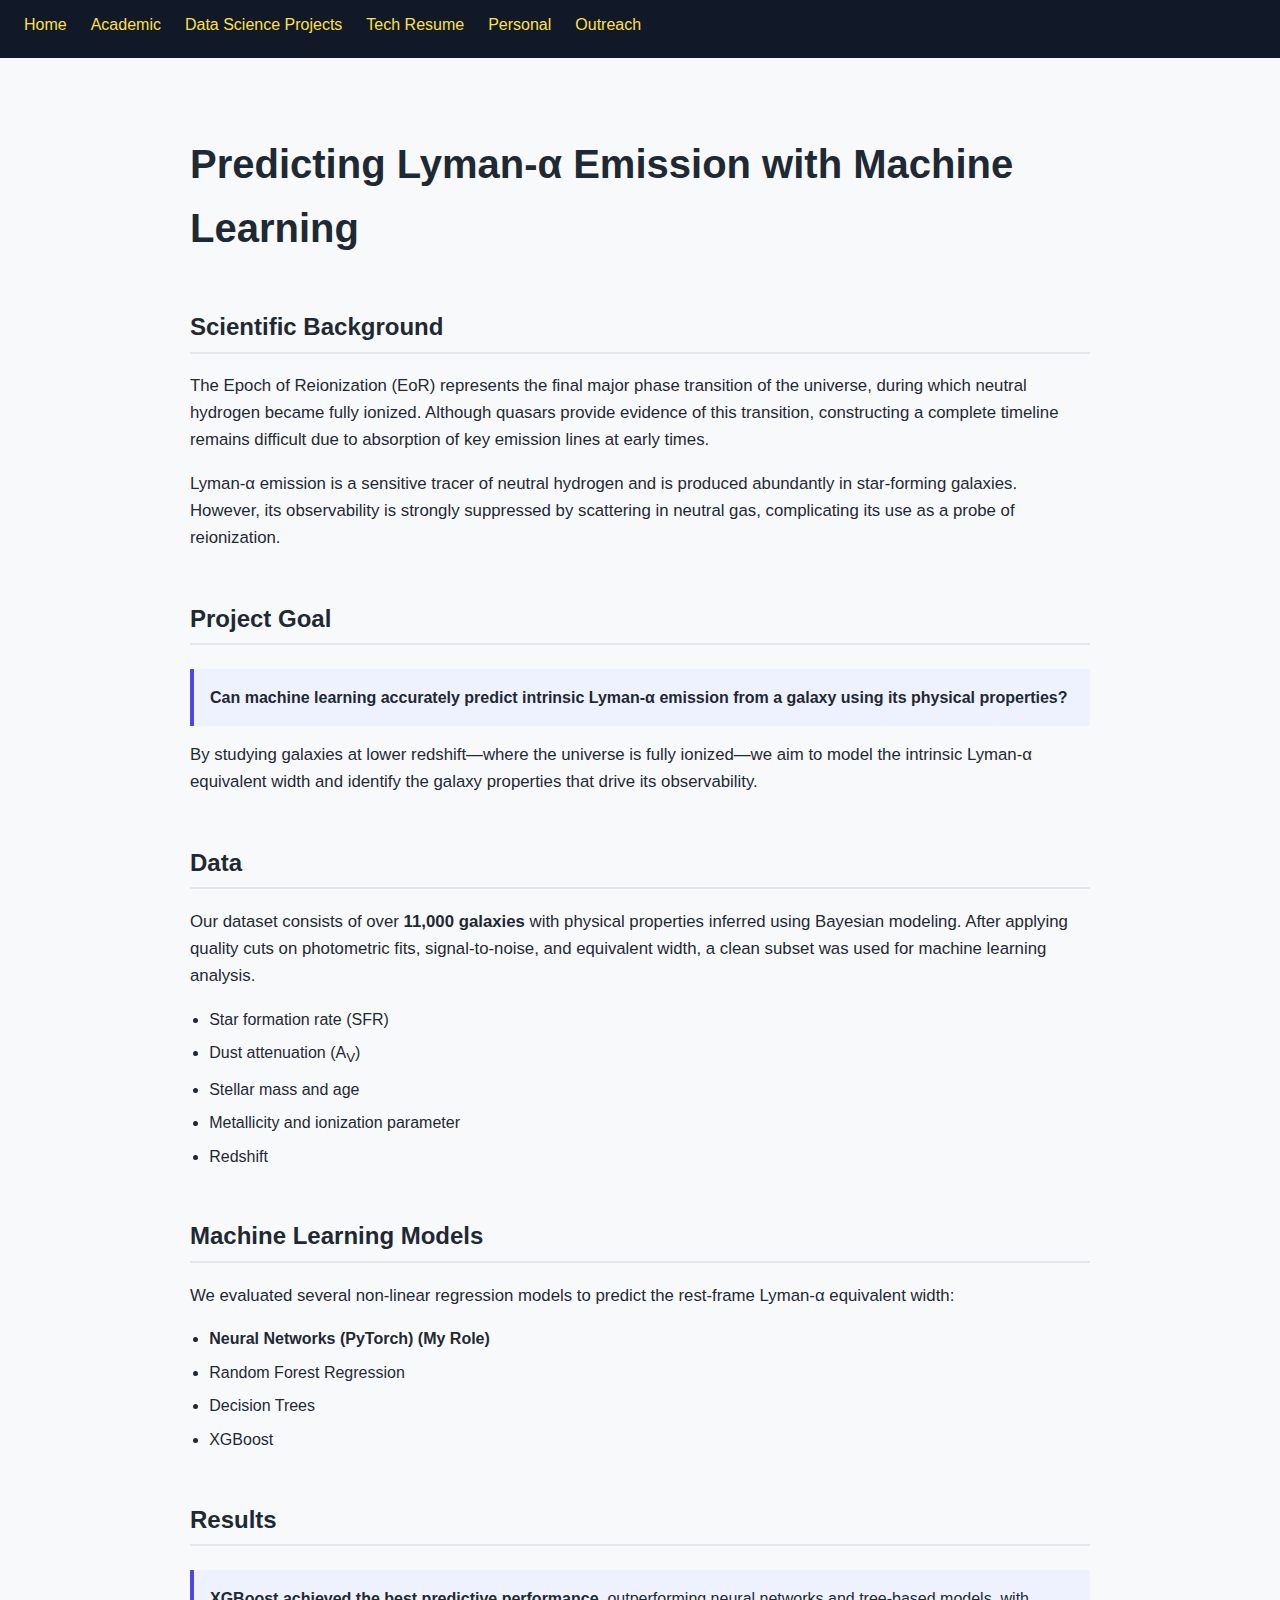
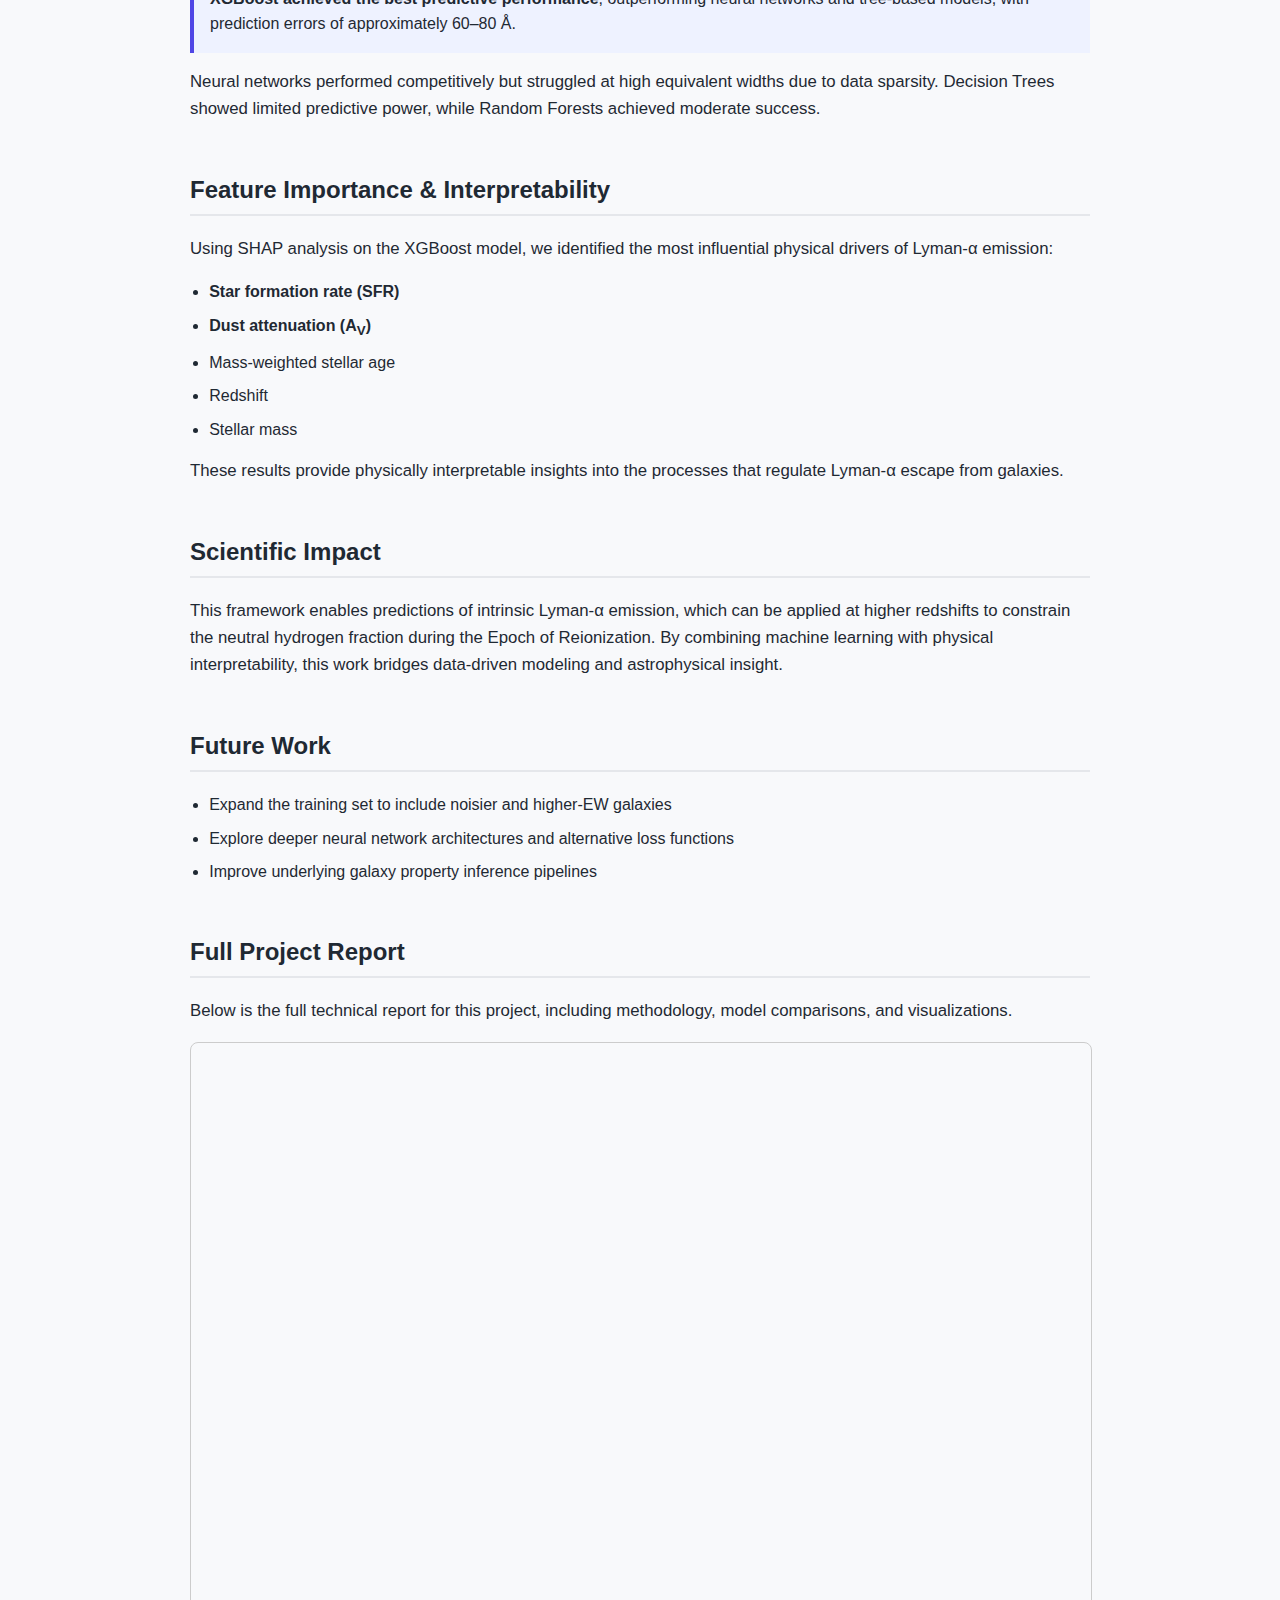
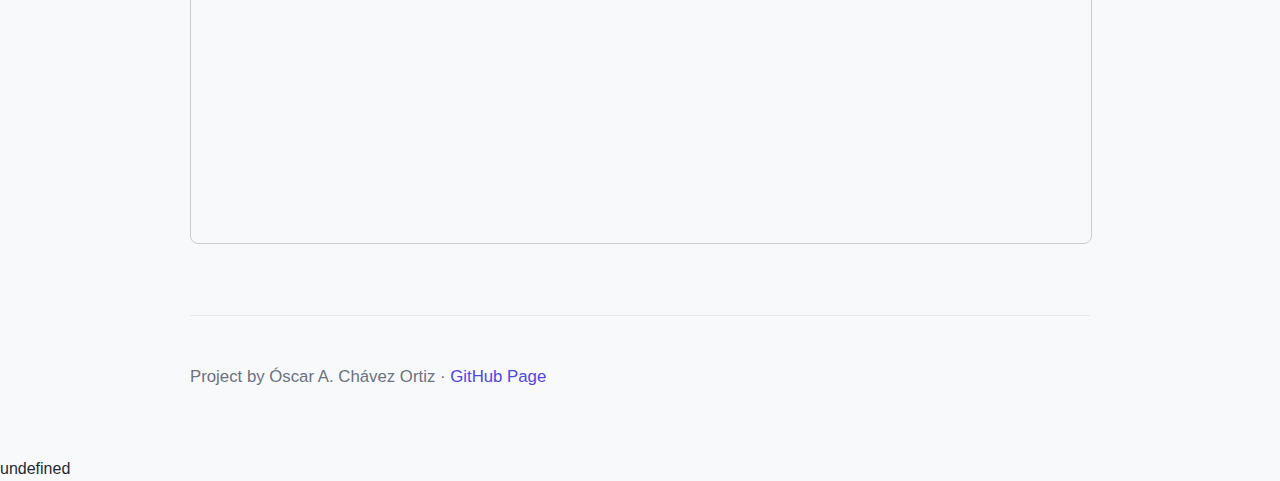
<file: ds_final_ml_project.html>
<!DOCTYPE html>
<html lang="en">
<head>
  <meta charset="UTF-8" />
  <meta name="viewport" content="width=device-width, initial-scale=1.0"/>
  <title>Auditory Pain Detection | ML Project</title>

  <style>

    /* NAVBAR */
    .navbar {
    background-color: #111827; /* dark slate */
    padding: 0.75rem 1.5rem;
    position: sticky;
    top: 0;
    z-index: 1000;
    }

    .nav-menu {
    list-style: none;
    margin: 0;
    padding: 0;
    display: flex;
    align-items: center;
    gap: 1.5rem;
    }

    .nav-menu li {
    position: relative;
    }

    .nav-menu a {
    color: #fde047; /* yellow */
    text-decoration: none;
    font-weight: 500;
    }

    .nav-menu a:hover {
    text-decoration: underline;
    }

    /* DROPDOWN */
    .dropdown-menu {
    display: none;
    position: absolute;
    top: 100%;
    left: 0;
    background-color: #1f2933;
    list-style: none;
    padding: 0.5rem 0;
    margin: 0;
    min-width: 180px;
    border-radius: 4px;
    }

    .dropdown-menu li {
    padding: 0.4rem 1rem;
    }

    .dropdown-menu a {
    color: #fde047;
    display: block;
    }

    .dropdown:hover .dropdown-menu {
    display: block;
    }


    body {
      font-family: -apple-system, BlinkMacSystemFont, "Segoe UI",
                   Roboto, Helvetica, Arial, sans-serif;
      margin: 0;
      padding: 0;
      background-color: #f8f9fb;
      color: #1f2933;
      line-height: 1.6;
    }

    .container {
      max-width: 900px;
      margin: 0 auto;
      padding: 3rem 1.5rem;
    }

    h1 {
      font-size: 2.5rem;
      margin-bottom: 0.5rem;
    }

    h2 {
      margin-top: 3rem;
      font-size: 1.5rem;
      border-bottom: 2px solid #e5e7eb;
      padding-bottom: 0.3rem;
    }

    p {
      margin-top: 1rem;
      font-size: 1.05rem;
    }

    .subtitle {
      font-size: 1.15rem;
      color: #4b5563;
    }

    .highlight {
      background: #eef2ff;
      border-left: 4px solid #4f46e5;
      padding: 1rem;
      margin-top: 1.5rem;
    }

    ul {
      margin-top: 1rem;
      padding-left: 1.2rem;
    }

    li {
      margin-bottom: 0.5rem;
    }

    footer {
      margin-top: 4rem;
      padding-top: 2rem;
      border-top: 1px solid #e5e7eb;
      font-size: 0.9rem;
      color: #6b7280;
    }

    a {
      color: #4f46e5;
      text-decoration: none;
    }

    a:hover {
      text-decoration: underline;
    }
  </style>
</head>

<body>
    
    <nav class="navbar">
  <ul class="nav-menu">
    <li><a href="index.html">Home</a></li>

    <li class="dropdown">
      <a href="#">Academic</a>
      <ul class="dropdown-menu">
        <li><a href="left-sidebar.html">Research Papers</a></li>
        <li><a href="right-sidebar.html">CV</a></li>
      </ul>
    </li>

    <li><a href="DS_Projects.html">Data Science Projects</a></li>
    <li><a href="ds_resume.html">Tech Resume</a></li>
    <li><a href="Personal.html">Personal</a></li>
    <li><a href="outreach.html">Outreach</a></li>
  </ul>
</nav>

  <div class="container">

    <h1>Predicting Lyman-α Emission with Machine Learning</h1>

    <h2>Scientific Background</h2>
    <p>
      The Epoch of Reionization (EoR) represents the final major phase transition of the universe,
      during which neutral hydrogen became fully ionized. Although quasars provide evidence of this
      transition, constructing a complete timeline remains difficult due to absorption of key
      emission lines at early times.
    </p>
    <p>
      Lyman-α emission is a sensitive tracer of neutral hydrogen and is produced abundantly in
      star-forming galaxies. However, its observability is strongly suppressed by scattering in
      neutral gas, complicating its use as a probe of reionization.
    </p>

    <h2>Project Goal</h2>
    <div class="highlight">
      <strong>Can machine learning accurately predict intrinsic Lyman-α emission from a galaxy using its physical properties?</strong>
    </div>
    <p>
      By studying galaxies at lower redshift—where the universe is fully ionized—we aim to model
      the intrinsic Lyman-α equivalent width and identify the galaxy properties that drive its
      observability.
    </p>

    <h2>Data</h2>
    <p>
      Our dataset consists of over <strong>11,000 galaxies</strong> with physical properties inferred
      using Bayesian modeling. After applying quality cuts on photometric fits, signal-to-noise, and
      equivalent width, a clean subset was used for machine learning analysis.
    </p>
    <ul>
      <li>Star formation rate (SFR)</li>
      <li>Dust attenuation (A<sub>V</sub>)</li>
      <li>Stellar mass and age</li>
      <li>Metallicity and ionization parameter</li>
      <li>Redshift</li>
    </ul>

    <h2>Machine Learning Models</h2>
    <p>
      We evaluated several non-linear regression models to predict the rest-frame Lyman-α equivalent width:
    </p>
    <ul>
      <li> <strong>Neural Networks (PyTorch) (My Role) </strong></li>
      <li>Random Forest Regression</li>
      <li>Decision Trees</li>
      <li>XGBoost</strong></li>
    </ul>

    <h2>Results</h2>
    <div class="highlight">
      <strong>XGBoost achieved the best predictive performance</strong>, outperforming neural networks
      and tree-based models, with prediction errors of approximately 60–80 Å.
    </div>
    <p>
      Neural networks performed competitively but struggled at high equivalent widths due to data
      sparsity. Decision Trees showed limited predictive power, while Random Forests achieved moderate success.
    </p>

    <h2>Feature Importance & Interpretability</h2>
    <p>
      Using SHAP analysis on the XGBoost model, we identified the most influential physical drivers
      of Lyman-α emission:
    </p>
    <ul>
      <li><strong>Star formation rate (SFR)</strong></li>
      <li><strong>Dust attenuation (A<sub>V</sub>)</strong></li>
      <li>Mass-weighted stellar age</li>
      <li>Redshift</li>
      <li>Stellar mass</li>
    </ul>
    <p>
      These results provide physically interpretable insights into the processes that regulate
      Lyman-α escape from galaxies.
    </p>

    <h2>Scientific Impact</h2>
    <p>
      This framework enables predictions of intrinsic Lyman-α emission, which can be applied at
      higher redshifts to constrain the neutral hydrogen fraction during the Epoch of Reionization.
      By combining machine learning with physical interpretability, this work bridges data-driven
      modeling and astrophysical insight.
    </p>

    <h2>Future Work</h2>
    <ul>
      <li>Expand the training set to include noisier and higher-EW galaxies</li>
      <li>Explore deeper neural network architectures and alternative loss functions</li>
      <li>Improve underlying galaxy property inference pipelines</li>
    </ul>

    <h2>Full Project Report</h2>
        <p>
        Below is the full technical report for this project, including methodology,
        model comparisons, and visualizations.
        </p>

        <iframe
        src="files/SDS_Project_Description.pdf"
        width="100%"
        height="800px"
        style="border: 1px solid #ccc; border-radius: 8px;"
        >
        </iframe>

    <!-- FOOTER -->
    <footer>
      <p>
        Project by Óscar A. Chávez Ortiz ·
        <a href="https://github.com/astroscar09/Model_Selection_ML" target="_blank">GitHub Page</a>
      </p>
    </footer>

  </div>
  <script src="assets/js/jquery.min.js"></script>
    <script src="assets/js/jquery.scrolly.min.js"></script>
    <script src="assets/js/jquery.dropotron.min.js"></script>
    <script src="assets/js/jquery.scrollex.min.js"></script>
    <script src="assets/js/browser.min.js"></script>
    <script src="assets/js/breakpoints.min.js"></script>
    <script src="assets/js/util.js"></script>
    <script src="assets/js/main.js"></script>
</body>
</html>
</file>
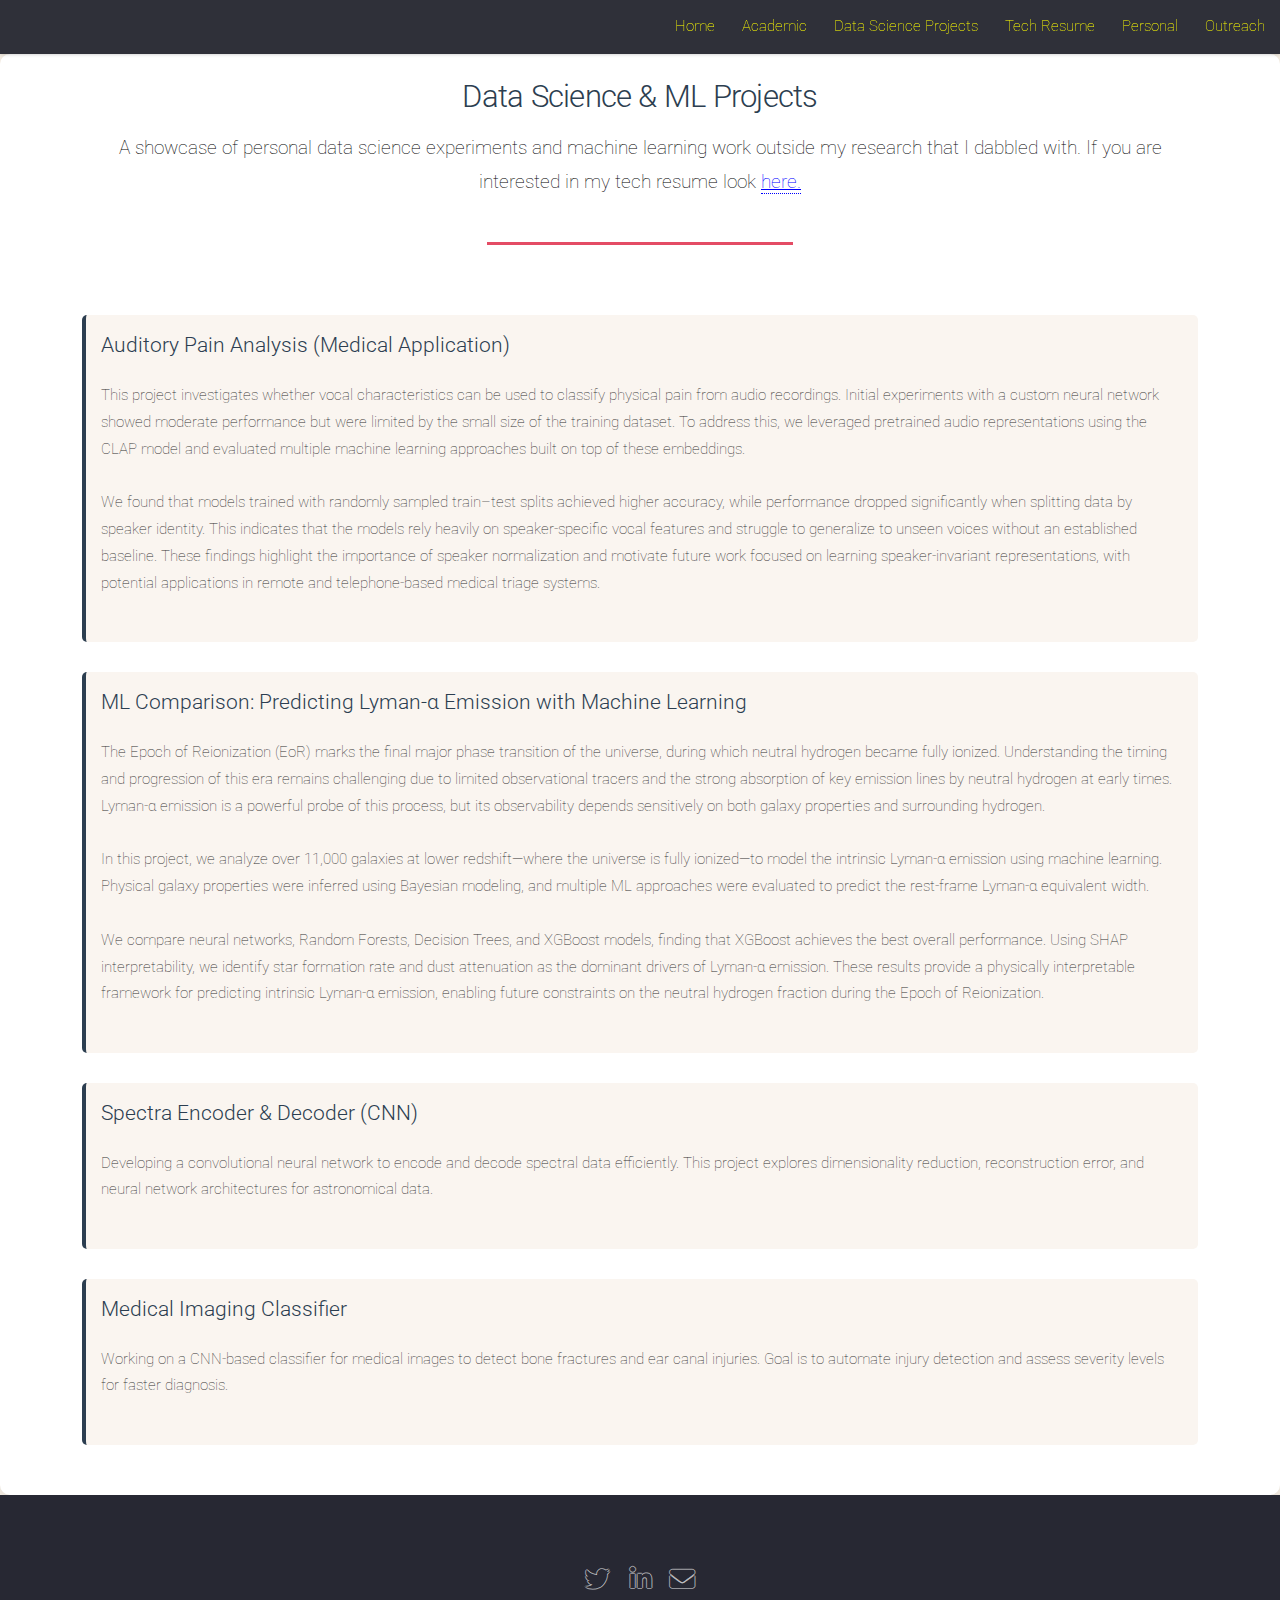
<file: DS_Projects.html>
<!DOCTYPE HTML>
<html>
<head>
    <title>Óscar A. Chávez Ortiz - Data Science Projects</title>
    <meta charset="utf-8" />
    <meta name="viewport" content="width=device-width, initial-scale=1" />
    <link rel="stylesheet" href="assets/css/main.css" />
    <style>
        body {
            background-color: #f7f0e6;
            color: #333333;
        }
        #main {
            background-color: #ffffff;
            padding: 20px;
            border-radius: 10px;
            box-shadow: 0 5px 20px rgba(0,0,0,0.1);
        }
        h2, h3 {
            color: #2c3e50;
        }
        .project {
            margin-bottom: 30px;
            padding: 15px;
            border-left: 4px solid #2c3e50;
            background-color: #faf5f0;
            border-radius: 5px;
        }
        .project img {
            width: 100%;
            max-width: 300px;
            border-radius: 10px;
            margin-bottom: 10px;
        }
    </style>
</head>
<body>
    <div id="page-wrapper">

        <!-- Header -->
        <header id="header">
            <nav id="nav">
                <ul>
                    <li><a href="index.html"> <span style="color: yellow;"> Home </span></a></li>
                    <li>
                        <a href="#">  <span style="color: yellow;">Academic </span></a>
                        <ul>
                            <li><a href="left-sidebar.html"> <span style="color: yellow;"> Research Papers </span></a></li>
                            <li><a href="right-sidebar.html"> <span style="color: yellow;">CV  </span></a></li>
                        </ul>
                    </li>
                    <li><a href="DS_Projects.html"> <span style="color: yellow;"> Data Science Projects</span></a></li>
                    <li><a href="ds_resume.html"> <span style="color: yellow;">Tech Resume</span></a></li>
                    <li><a href="Personal.html"> <span style="color: yellow;"> Personal</span></a></li>
                    <li><a href="outreach.html"> <span style="color: yellow;"> Outreach </span></a></li>
                </ul>
            </nav>
        </header>

        <!-- Main Content -->
        <div id="main" class="wrapper style1">
            <div class="container">
                <header class="major">
                    <h2>Data Science & ML Projects</h2>
                    <p> <span style="color: black;">
                        
                        A showcase of personal data science experiments and machine learning work outside my research that I dabbled with.
                        If you are interested in my tech resume look <a href="ds_resume.html" style="color: blue; text-decoration: underline;"> here.</a>

                        </span>
                    </p>
                </header>

                <!-- Project 1 -->
                <div class="project">
                    <h3><a href="ds_final_ml_project.html"> Auditory Pain Analysis (Medical Application) </a></h3>
                    <p> 
                        This project investigates whether vocal characteristics can be used to classify physical pain from audio recordings. 
                        Initial experiments with a custom neural network showed moderate performance but were limited by the small size of the training dataset. 
                        To address this, we leveraged pretrained audio representations using the CLAP model and evaluated multiple machine learning approaches built on top of these embeddings.
                    </br>
                    </br>
                        We found that models trained with randomly sampled train–test splits achieved higher accuracy, while performance dropped significantly when splitting data by speaker identity. 
                        This indicates that the models rely heavily on speaker-specific vocal features and struggle to generalize to unseen voices without an established baseline. 
                        These findings highlight the importance of speaker normalization and motivate future work focused on learning speaker-invariant representations, with potential applications in remote and telephone-based medical triage systems.
                        
                    </p>
                </div>

                <div class="project">
                    <h3><a href="ds_final_ml_project.html"> ML Comparison: Predicting Lyman-α Emission with Machine Learning </a></h3>
                    <p> 
                        The Epoch of Reionization (EoR) marks the final major phase transition of the universe, during which neutral hydrogen became fully ionized. 
                        Understanding the timing and progression of this era remains challenging due to limited observational tracers and the strong absorption of key emission lines by neutral hydrogen at early times. 
                        Lyman-α emission is a powerful probe of this process, but its observability depends sensitively on both galaxy properties and surrounding hydrogen.
                        </br>
                        </br>
                        In this project, we analyze over 11,000 galaxies at lower redshift—where the universe is fully ionized—to model the intrinsic Lyman-α emission using machine learning. 
                        Physical galaxy properties were inferred using Bayesian modeling, and multiple ML approaches were evaluated to predict the rest-frame Lyman-α equivalent width.
                        </br>
                    </br>
                        We compare neural networks, Random Forests, Decision Trees, and XGBoost models, finding that XGBoost achieves the best overall performance. 
                        Using SHAP interpretability, we identify star formation rate and dust attenuation as the dominant drivers of Lyman-α emission. 
                        These results provide a physically interpretable framework for predicting intrinsic Lyman-α emission, enabling future constraints on the neutral hydrogen fraction during the Epoch of Reionization.

                    </p>
                </div>

                <!-- Project 2 -->
                <div class="project">
                    <h3>Spectra Encoder & Decoder (CNN)</h3>
                    <p>Developing a convolutional neural network to encode and decode spectral data efficiently. This project explores dimensionality reduction, reconstruction error, and neural network architectures for astronomical data.</p>
                </div>

                <!-- Project 3 -->
                <div class="project">
                    <h3>Medical Imaging Classifier</h3>
                    <p>Working on a CNN-based classifier for medical images to detect bone fractures and ear canal injuries. Goal is to automate injury detection and assess severity levels for faster diagnosis.</p>
                </div>

            </div>
        </div>

        <!-- Footer -->
        <footer id="footer">
            <ul class="icons">
                <li><a href="#" class="icon brands alt fa-twitter"><span class="label">Twitter</span></a></li>
                <li><a href="#" class="icon brands alt fa-linkedin-in"><span class="label">LinkedIn</span></a></li>
                <li><a href="#" class="icon solid alt fa-envelope"><span class="label">Email</span></a></li>
            </ul>
            <!-- <ul class="copyright">
                <li>&copy; Untitled. All rights reserved.</li><li>Design: <a href="http://html5up.net">HTML5 UP</a></li>
            </ul> -->
        </footer>

    </div>
    <script src="assets/js/jquery.min.js"></script>
    <script src="assets/js/jquery.scrolly.min.js"></script>
    <script src="assets/js/jquery.dropotron.min.js"></script>
    <script src="assets/js/jquery.scrollex.min.js"></script>
    <script src="assets/js/browser.min.js"></script>
    <script src="assets/js/breakpoints.min.js"></script>
    <script src="assets/js/util.js"></script>
    <script src="assets/js/main.js"></script>
</body>
</html>
</file>
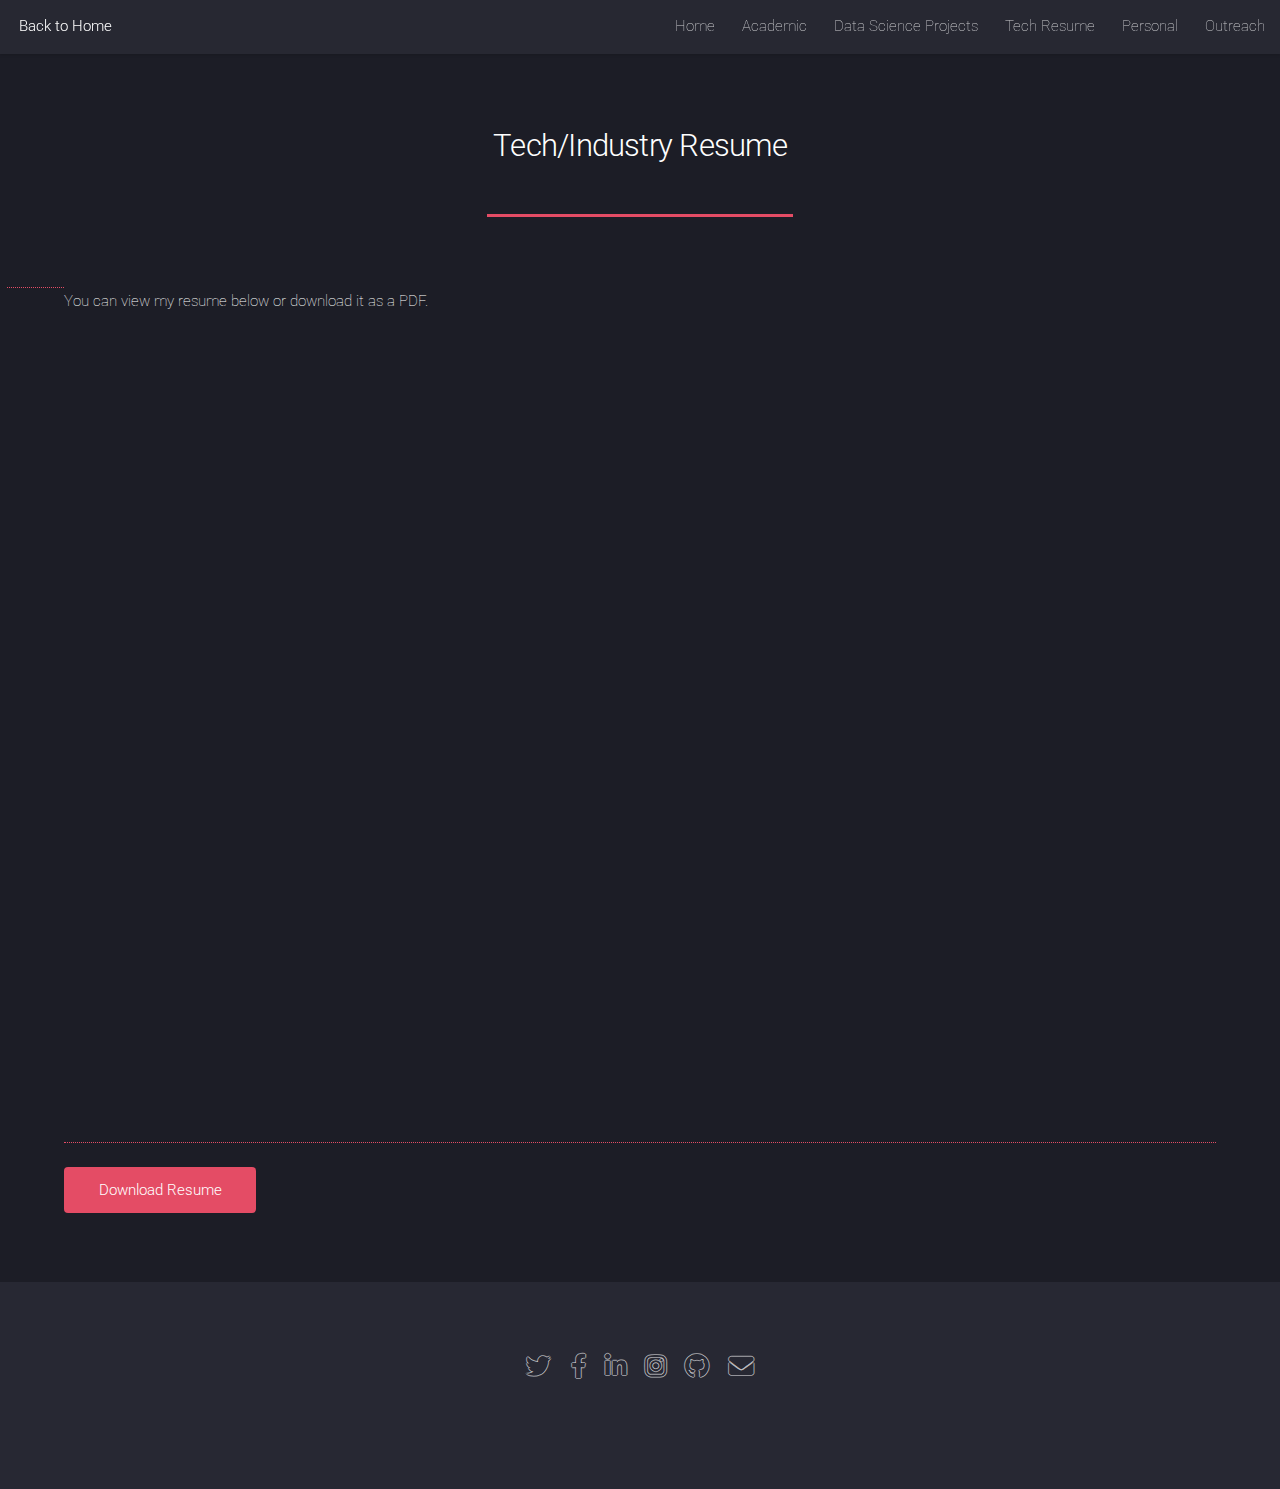
<file: ds_resume.html>
<!DOCTYPE HTML>
<!--
	Landed by HTML5 UP
	html5up.net | @ajlkn
	Free for personal and commercial use under the CCA 3.0 license (html5up.net/license)
-->
<html>
	<head>
		<title>Academic CV - Landed by HTML5 UP</title>
		<meta charset="utf-8" />
		<meta name="viewport" content="width=device-width, initial-scale=1, user-scalable=no" />
		<link rel="stylesheet" href="assets/css/main.css" />
		<noscript><link rel="stylesheet" href="assets/css/noscript.css" /></noscript>
	</head>
	<body class="is-preload">
		<div id="page-wrapper">

			<!-- Header -->
				<header id="header">
					<h1 id="logo"><a href="index.html">Back to Home</a></h1>
					<nav id="nav">
						<ul>
						<li><a href="index.html">Home</a></li>
						<li>
							<a href="#">Academic</a>
							<ul>
								<li><a href="left-sidebar.html">  Research Papers </a></li>
								<li><a href="right-sidebar.html">CV </a></li>
							</ul>
						</li>
						<li><a href="DS_Projects.html">Data Science Projects</a></li>
                        <li><a href="ds_resume.html">Tech Resume</a></li>
						<li><a href="Personal.html">Personal</a></li>
						<li><a href="outreach.html"> Outreach </span></li>
						</ul>
					</nav>
					</header>

			<!-- Main -->
				<div id="main" class="wrapper style1">
					<div class="container">
						<header class="major">
							<h2>Tech/Industry Resume</h2>
						</header>
						<div class="row gtr-150">
							<div class="col-12 col-12-medium">

								<!-- CV Content -->
								<section id="content">
									<header>
										<p>You can view my resume below or download it as a PDF.</p>
									</header>

									<!-- Embed CV PDF -->
									<iframe src="files/Resume_Final.pdf" width="100%" height="800px">
										This browser does not support PDFs. Please download the PDF to view it: 
										<a href="files/Resume_Final.pdf" download>Download CV</a>.
									</iframe>

									<!-- Optional download button -->
									<p style="margin-top: 20px;">
										<a href="files/Resume_Final.pdf" download class="button primary">
											Download Resume
										</a>
									</p>
								</section>

							</div>
						</div>
					</div>
				</div>

			<!-- Footer -->
				<footer id="footer">
					<ul class="icons">
						<li><a href="#" class="icon brands alt fa-twitter"><span class="label">Twitter</span></a></li>
						<li><a href="#" class="icon brands alt fa-facebook-f"><span class="label">Facebook</span></a></li>
						<li><a href="#" class="icon brands alt fa-linkedin-in"><span class="label">LinkedIn</span></a></li>
						<li><a href="#" class="icon brands alt fa-instagram"><span class="label">Instagram</span></a></li>
						<li><a href="#" class="icon brands alt fa-github"><span class="label">GitHub</span></a></li>
						<li><a href="#" class="icon solid alt fa-envelope"><span class="label">Email</span></a></li>
					</ul>
					<!-- <ul class="copyright">
						<li>&copy; Untitled. All rights reserved.</li><li>Design: <a href="http://html5up.net">HTML5 UP</a></li>
					</ul> -->
				</footer>

		</div>

		<!-- Scripts -->
			<script src="assets/js/jquery.min.js"></script>
			<script src="assets/js/jquery.scrolly.min.js"></script>
			<script src="assets/js/jquery.dropotron.min.js"></script>
			<script src="assets/js/jquery.scrollex.min.js"></script>
			<script src="assets/js/browser.min.js"></script>
			<script src="assets/js/breakpoints.min.js"></script>
			<script src="assets/js/util.js"></script>
			<script src="assets/js/main.js"></script>

	</body>
</html>
</file>
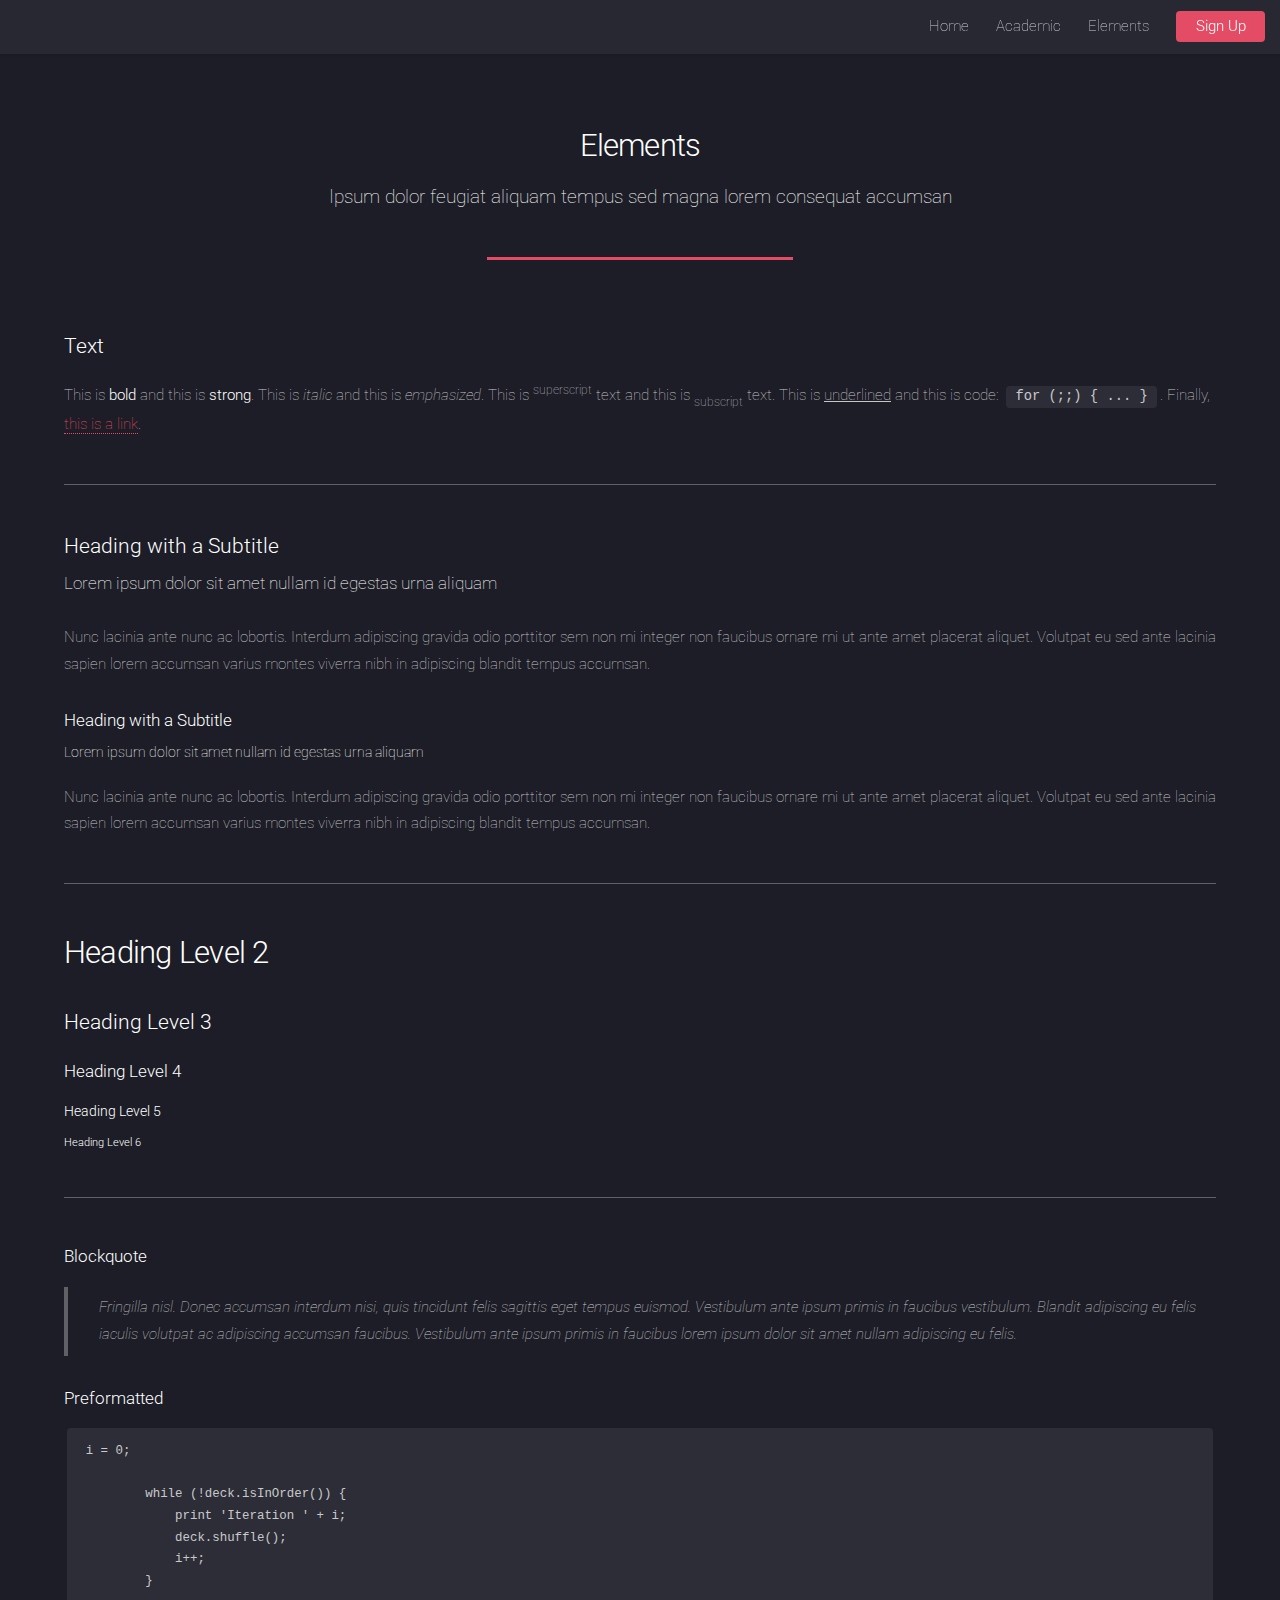
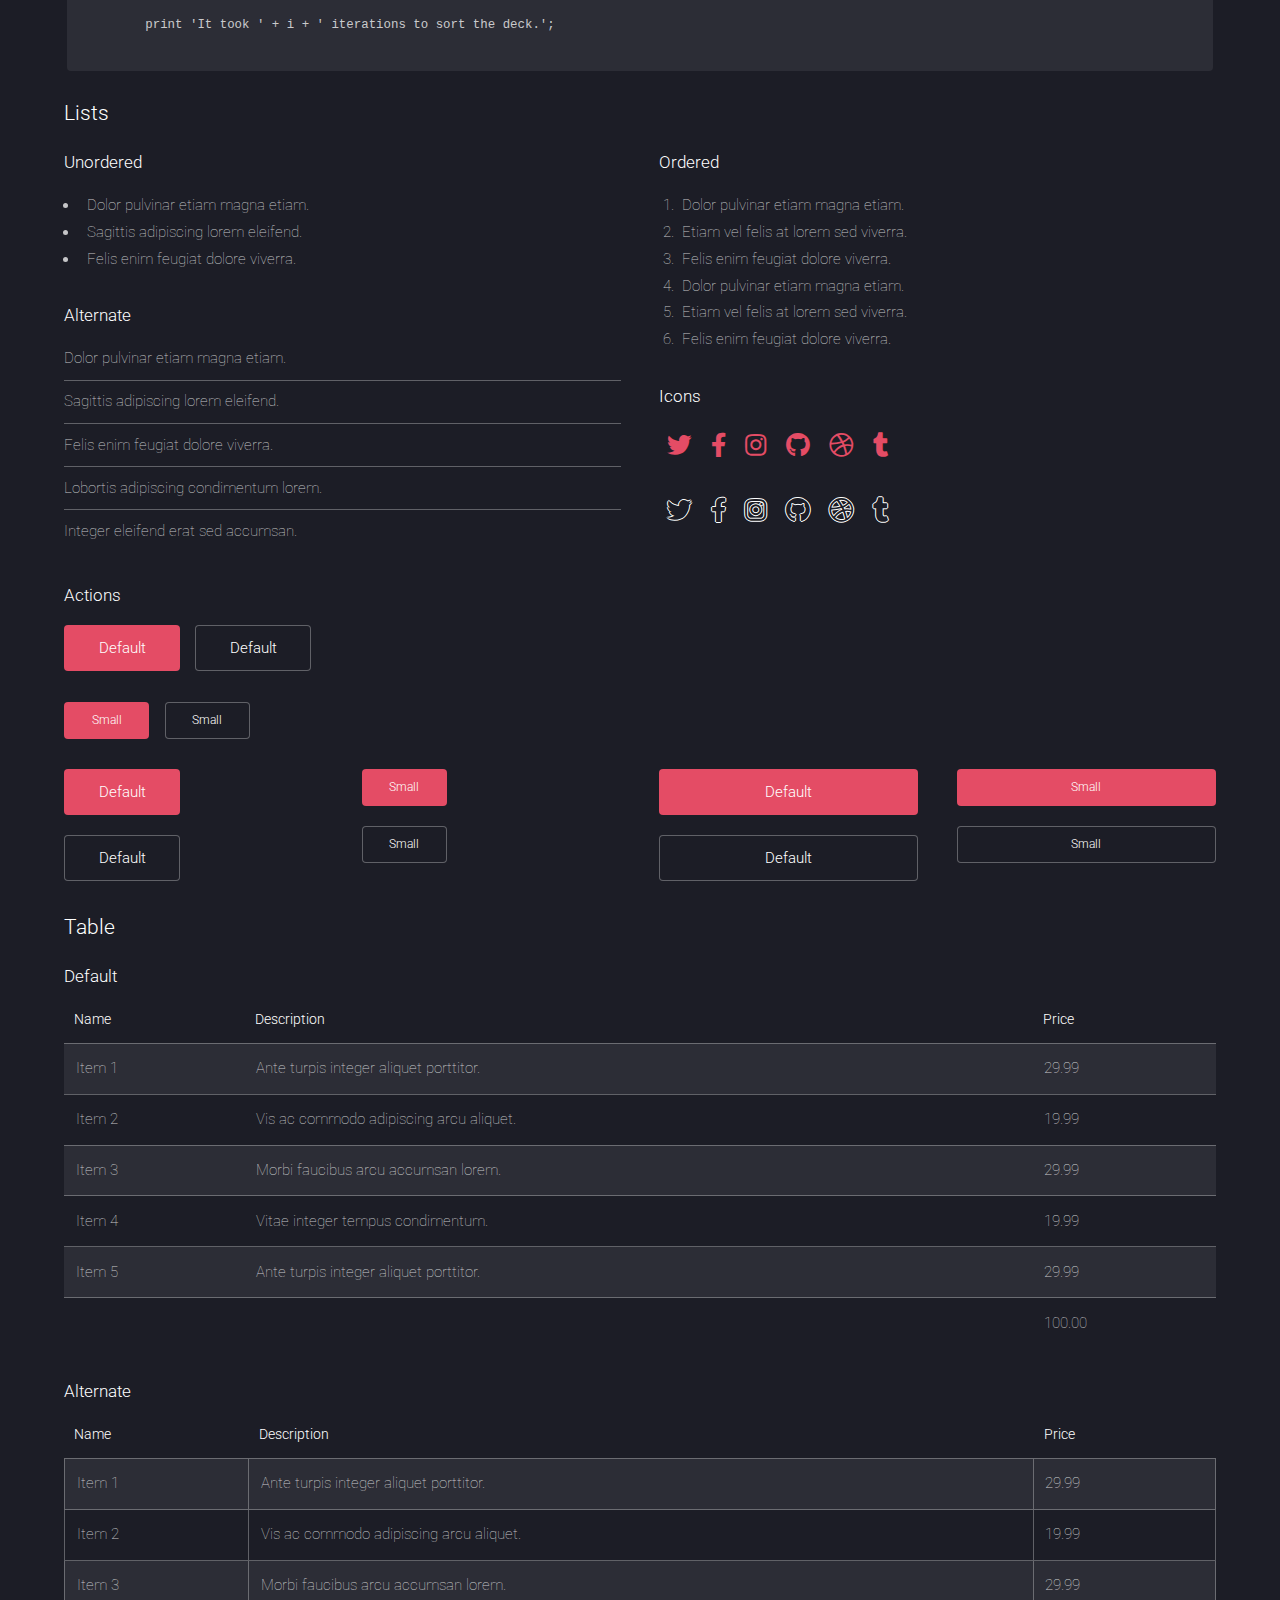
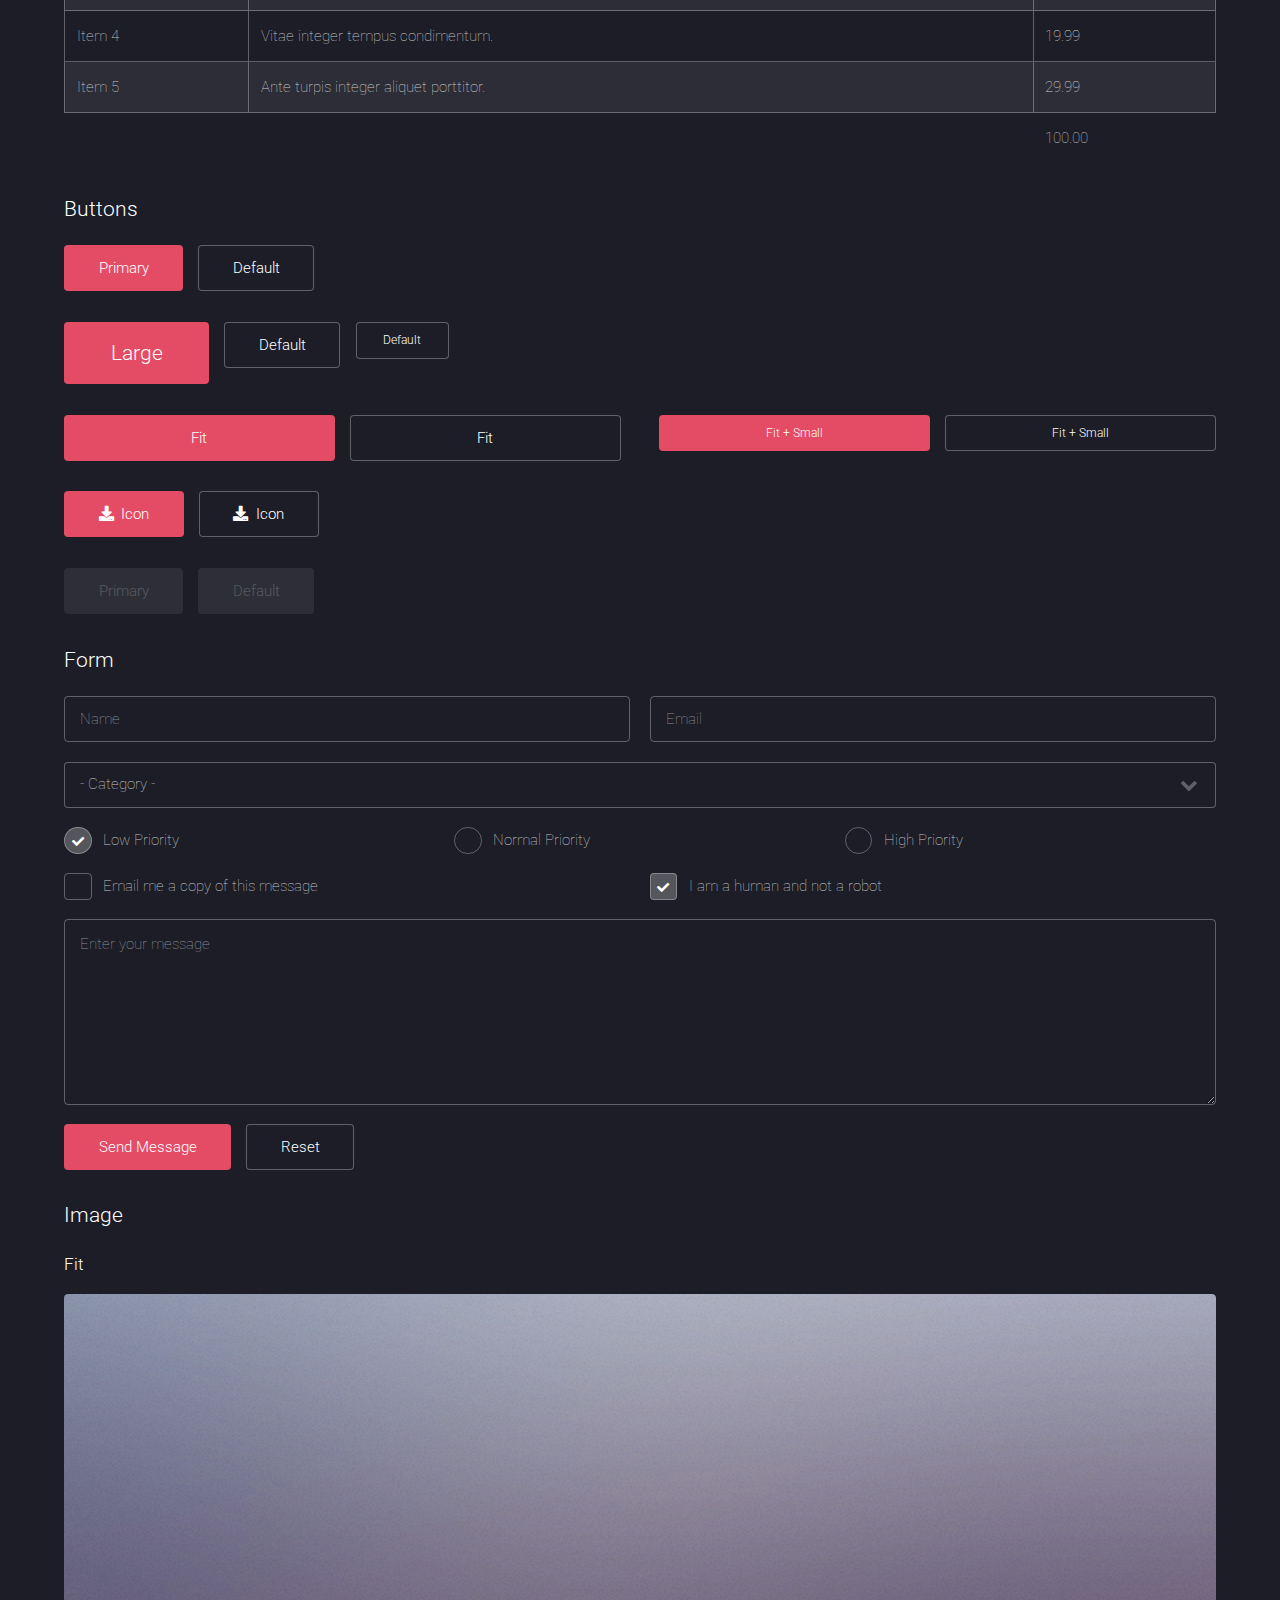
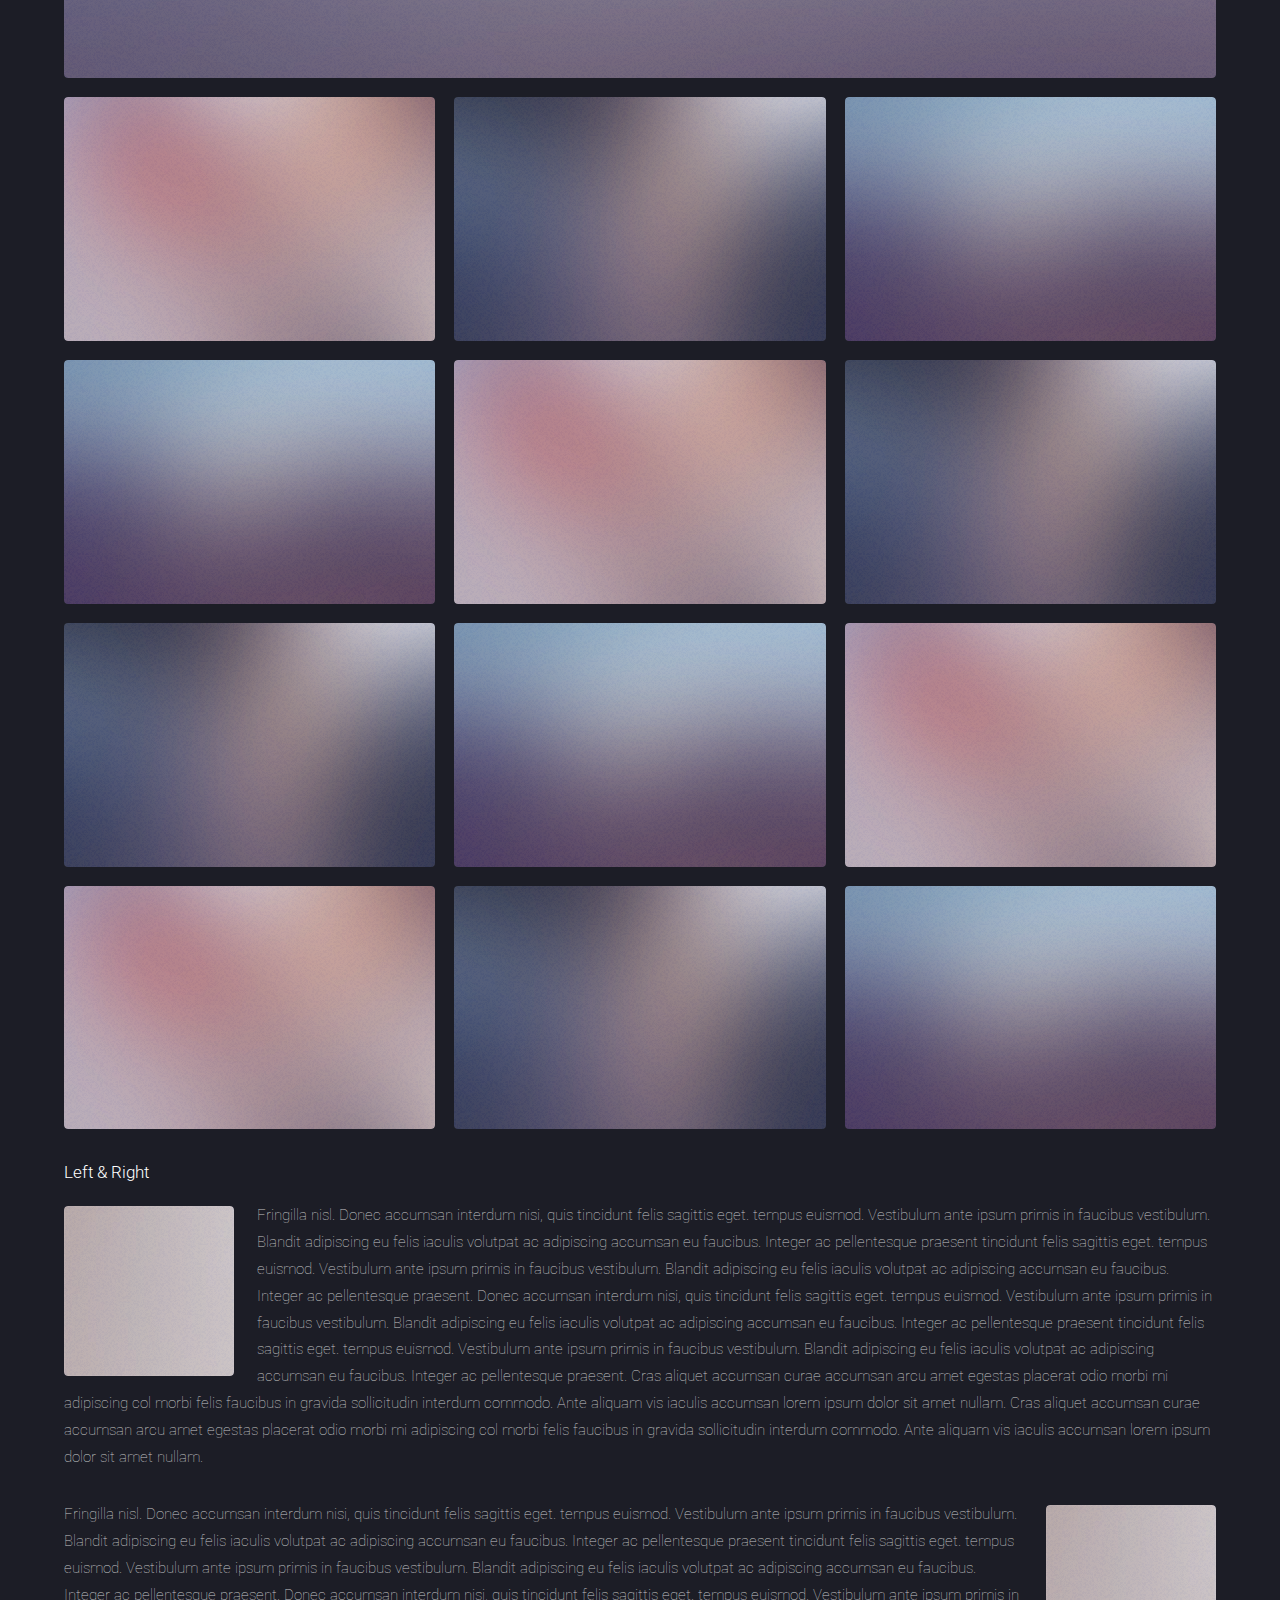
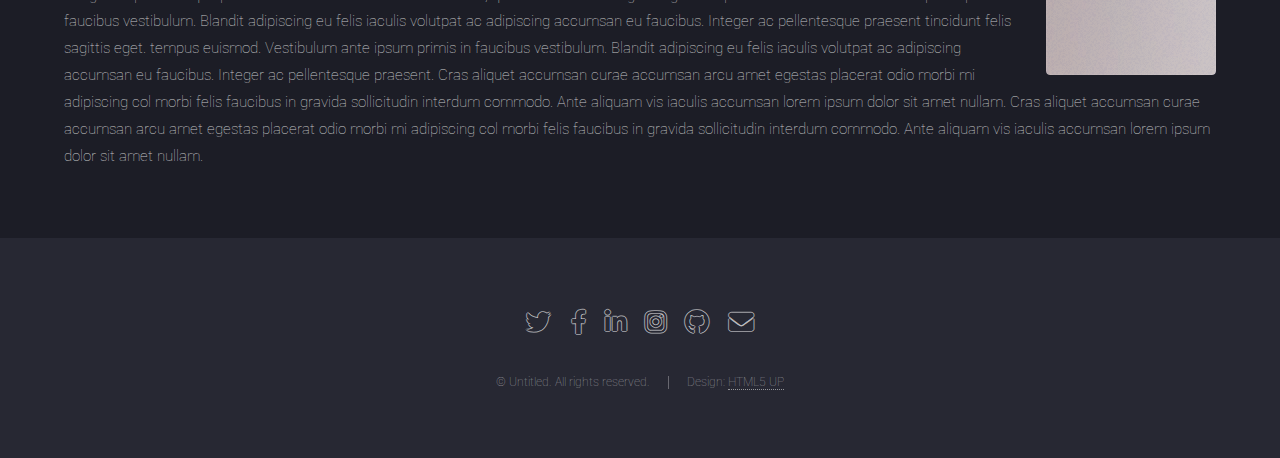
<file: elements.html>
<!DOCTYPE HTML>
<!--
	Landed by HTML5 UP
	html5up.net | @ajlkn
	Free for personal and commercial use under the CCA 3.0 license (html5up.net/license)
-->
<html>
	<head>
		<title> Óscar A. Chávez Ortiz </title>
		<meta charset="utf-8" />
		<meta name="viewport" content="width=device-width, initial-scale=1, user-scalable=no" />
		<link rel="stylesheet" href="assets/css/main.css" />
		<noscript><link rel="stylesheet" href="assets/css/noscript.css" /></noscript>
	</head>
	<body class="is-preload">
		<div id="page-wrapper">

			<!-- Header -->
				<header id="header">
					<!-- <h1 id="logo"><a href="index.html">Landed</a></h1> -->
					<nav id="nav">
						<ul>
							<li><a href="index.html">Home</a></li>
							<li>
								<a href="#">Academic</a>
								<ul>
									<li><a href="left-sidebar.html">Research Papers</a></li>
									<li><a href="right-sidebar.html">CV</a></li>
									<li><a href="no-sidebar.html">No Sidebar</a></li>
									<!-- <li>
										<a href="#">Submenu</a>
										<ul>
											<li><a href="#">Option 1</a></li>
											<li><a href="#">Option 2</a></li>
											<li><a href="#">Option 3</a></li>
											<li><a href="#">Option 4</a></li>
										</ul>
									</li> -->
								</ul>
							</li>
							<li><a href="elements.html">Elements</a></li>
						 <li><a href="#" class="button primary">Sign Up</a></li>
						</ul>
					</nav>
				</header>

			<!-- Main -->
				<div id="main" class="wrapper style1">
					<div class="container">
						<header class="major">
							<h2>Elements</h2>
							<p>Ipsum dolor feugiat aliquam tempus sed magna lorem consequat accumsan</p>
						</header>

						<!-- Text -->
							<section>
								<h3>Text</h3>
								<p>This is <b>bold</b> and this is <strong>strong</strong>. This is <i>italic</i> and this is <em>emphasized</em>.
								This is <sup>superscript</sup> text and this is <sub>subscript</sub> text.
								This is <u>underlined</u> and this is code: <code>for (;;) { ... }</code>. Finally, <a href="#">this is a link</a>.</p>

								<hr />

								<header>
									<h3>Heading with a Subtitle</h3>
									<p>Lorem ipsum dolor sit amet nullam id egestas urna aliquam</p>
								</header>
								<p>Nunc lacinia ante nunc ac lobortis. Interdum adipiscing gravida odio porttitor sem non mi integer non faucibus ornare mi ut ante amet placerat aliquet. Volutpat eu sed ante lacinia sapien lorem accumsan varius montes viverra nibh in adipiscing blandit tempus accumsan.</p>
								<header>
									<h4>Heading with a Subtitle</h4>
									<p>Lorem ipsum dolor sit amet nullam id egestas urna aliquam</p>
								</header>
								<p>Nunc lacinia ante nunc ac lobortis. Interdum adipiscing gravida odio porttitor sem non mi integer non faucibus ornare mi ut ante amet placerat aliquet. Volutpat eu sed ante lacinia sapien lorem accumsan varius montes viverra nibh in adipiscing blandit tempus accumsan.</p>

								<hr />

								<h2>Heading Level 2</h2>
								<h3>Heading Level 3</h3>
								<h4>Heading Level 4</h4>
								<h5>Heading Level 5</h5>
								<h6>Heading Level 6</h6>

								<hr />

								<h4>Blockquote</h4>
								<blockquote>Fringilla nisl. Donec accumsan interdum nisi, quis tincidunt felis sagittis eget tempus euismod. Vestibulum ante ipsum primis in faucibus vestibulum. Blandit adipiscing eu felis iaculis volutpat ac adipiscing accumsan faucibus. Vestibulum ante ipsum primis in faucibus lorem ipsum dolor sit amet nullam adipiscing eu felis.</blockquote>

								<h4>Preformatted</h4>
								<pre><code>i = 0;

	while (!deck.isInOrder()) {
	    print 'Iteration ' + i;
	    deck.shuffle();
	    i++;
	}

	print 'It took ' + i + ' iterations to sort the deck.';
	</code></pre>
							</section>

						<!-- Lists -->
							<section>
								<h3>Lists</h3>
								<div class="row">
									<div class="col-6 col-12-xsmall">

										<h4>Unordered</h4>
										<ul>
											<li>Dolor pulvinar etiam magna etiam.</li>
											<li>Sagittis adipiscing lorem eleifend.</li>
											<li>Felis enim feugiat dolore viverra.</li>
										</ul>

										<h4>Alternate</h4>
										<ul class="alt">
											<li>Dolor pulvinar etiam magna etiam.</li>
											<li>Sagittis adipiscing lorem eleifend.</li>
											<li>Felis enim feugiat dolore viverra.</li>
											<li>Lobortis adipiscing condimentum lorem.</li>
											<li>Integer eleifend erat sed accumsan.</li>
										</ul>

									</div>
									<div class="col-6 col-12-xsmall">

										<h4>Ordered</h4>
										<ol>
											<li>Dolor pulvinar etiam magna etiam.</li>
											<li>Etiam vel felis at lorem sed viverra.</li>
											<li>Felis enim feugiat dolore viverra.</li>
											<li>Dolor pulvinar etiam magna etiam.</li>
											<li>Etiam vel felis at lorem sed viverra.</li>
											<li>Felis enim feugiat dolore viverra.</li>
										</ol>

										<h4>Icons</h4>
										<ul class="icons">
											<li><a href="#" class="icon brands fa-twitter"><span class="label">Twitter</span></a></li>
											<li><a href="#" class="icon brands fa-facebook-f"><span class="label">Facebook</span></a></li>
											<li><a href="#" class="icon brands fa-instagram"><span class="label">Instagram</span></a></li>
											<li><a href="#" class="icon brands fa-github"><span class="label">Github</span></a></li>
											<li><a href="#" class="icon brands fa-dribbble"><span class="label">Dribbble</span></a></li>
											<li><a href="#" class="icon brands fa-tumblr"><span class="label">Tumblr</span></a></li>
										</ul>
										<ul class="icons">
											<li><a href="#" class="icon brands alt fa-twitter"><span class="label">Twitter</span></a></li>
											<li><a href="#" class="icon brands alt fa-facebook-f"><span class="label">Facebook</span></a></li>
											<li><a href="#" class="icon brands alt fa-instagram"><span class="label">Instagram</span></a></li>
											<li><a href="#" class="icon brands alt fa-github"><span class="label">Github</span></a></li>
											<li><a href="#" class="icon brands alt fa-dribbble"><span class="label">Dribbble</span></a></li>
											<li><a href="#" class="icon brands alt fa-tumblr"><span class="label">Tumblr</span></a></li>
										</ul>

									</div>
								</div>

								<h4>Actions</h4>
								<ul class="actions">
									<li><a href="#" class="button primary">Default</a></li>
									<li><a href="#" class="button">Default</a></li>
								</ul>
								<ul class="actions small">
									<li><a href="#" class="button primary small">Small</a></li>
									<li><a href="#" class="button small">Small</a></li>
								</ul>
								<div class="row">
									<div class="col-3 col-6-medium col-12-xsmall">
										<ul class="actions stacked">
											<li><a href="#" class="button primary">Default</a></li>
											<li><a href="#" class="button">Default</a></li>
										</ul>
									</div>
									<div class="col-3 col-6-medium col-12-xsmall">
										<ul class="actions stacked">
											<li><a href="#" class="button primary small">Small</a></li>
											<li><a href="#" class="button small">Small</a></li>
										</ul>
									</div>
									<div class="col-3 col-6-medium col-12-xsmall">
										<ul class="actions stacked">
											<li><a href="#" class="button primary fit">Default</a></li>
											<li><a href="#" class="button fit">Default</a></li>
										</ul>
									</div>
									<div class="col-3 col-6-medium col-12-xsmall">
										<ul class="actions stacked">
											<li><a href="#" class="button primary small fit">Small</a></li>
											<li><a href="#" class="button small fit">Small</a></li>
										</ul>
									</div>
								</div>
							</section>

						<!-- Table -->
							<section>
								<h3>Table</h3>
								<h4>Default</h4>
								<div class="table-wrapper">
									<table>
										<thead>
											<tr>
												<th>Name</th>
												<th>Description</th>
												<th>Price</th>
											</tr>
										</thead>
										<tbody>
											<tr>
												<td>Item 1</td>
												<td>Ante turpis integer aliquet porttitor.</td>
												<td>29.99</td>
											</tr>
											<tr>
												<td>Item 2</td>
												<td>Vis ac commodo adipiscing arcu aliquet.</td>
												<td>19.99</td>
											</tr>
											<tr>
												<td>Item 3</td>
												<td> Morbi faucibus arcu accumsan lorem.</td>
												<td>29.99</td>
											</tr>
											<tr>
												<td>Item 4</td>
												<td>Vitae integer tempus condimentum.</td>
												<td>19.99</td>
											</tr>
											<tr>
												<td>Item 5</td>
												<td>Ante turpis integer aliquet porttitor.</td>
												<td>29.99</td>
											</tr>
										</tbody>
										<tfoot>
											<tr>
												<td colspan="2"></td>
												<td>100.00</td>
											</tr>
										</tfoot>
									</table>
								</div>
								<h4>Alternate</h4>
								<div class="table-wrapper">
									<table class="alt">
										<thead>
											<tr>
												<th>Name</th>
												<th>Description</th>
												<th>Price</th>
											</tr>
										</thead>
										<tbody>
											<tr>
												<td>Item 1</td>
												<td>Ante turpis integer aliquet porttitor.</td>
												<td>29.99</td>
											</tr>
											<tr>
												<td>Item 2</td>
												<td>Vis ac commodo adipiscing arcu aliquet.</td>
												<td>19.99</td>
											</tr>
											<tr>
												<td>Item 3</td>
												<td> Morbi faucibus arcu accumsan lorem.</td>
												<td>29.99</td>
											</tr>
											<tr>
												<td>Item 4</td>
												<td>Vitae integer tempus condimentum.</td>
												<td>19.99</td>
											</tr>
											<tr>
												<td>Item 5</td>
												<td>Ante turpis integer aliquet porttitor.</td>
												<td>29.99</td>
											</tr>
										</tbody>
										<tfoot>
											<tr>
												<td colspan="2"></td>
												<td>100.00</td>
											</tr>
										</tfoot>
									</table>
								</div>
							</section>

						<!-- Buttons -->
							<section>
								<h3>Buttons</h3>
								<ul class="actions">
									<li><a href="#" class="button primary">Primary</a></li>
									<li><a href="#" class="button">Default</a></li>
								</ul>
								<ul class="actions">
									<li><a href="#" class="button primary large">Large</a></li>
									<li><a href="#" class="button">Default</a></li>
									<li><a href="#" class="button small">Default</a></li>
								</ul>
								<div class="row">
									<div class="col-6 col-12-xsmall">
										<ul class="actions fit">
											<li><a href="#" class="button primary fit">Fit</a></li>
											<li><a href="#" class="button fit">Fit</a></li>
										</ul>
									</div>
									<div class="col-6 col-12-xsmall">
										<ul class="actions fit small">
											<li><a href="#" class="button primary fit small">Fit + Small</a></li>
											<li><a href="#" class="button fit small">Fit + Small</a></li>
										</ul>
									</div>
								</div>
								<ul class="actions">
									<li><a href="#" class="button primary icon solid fa-download">Icon</a></li>
									<li><a href="#" class="button icon solid fa-download">Icon</a></li>
								</ul>
								<ul class="actions">
									<li><span class="button primary disabled">Primary</span></li>
									<li><span class="button disabled">Default</span></li>
								</ul>
							</section>

						<!-- Form -->
							<section>
								<h3>Form</h3>
								<form method="post" action="#">
									<div class="row gtr-uniform gtr-50">
										<div class="col-6 col-12-xsmall">
											<input type="text" name="name" id="name" value="" placeholder="Name" />
										</div>
										<div class="col-6 col-12-xsmall">
											<input type="email" name="email" id="email" value="" placeholder="Email" />
										</div>
										<div class="col-12">
											<select name="category" id="category">
												<option value="">- Category -</option>
												<option value="1">Manufacturing</option>
												<option value="1">Shipping</option>
												<option value="1">Administration</option>
												<option value="1">Human Resources</option>
											</select>
										</div>
										<div class="col-4 col-12-medium">
											<input type="radio" id="priority-low" name="priority" checked>
											<label for="priority-low">Low Priority</label>
										</div>
										<div class="col-4 col-12-medium">
											<input type="radio" id="priority-normal" name="priority">
											<label for="priority-normal">Normal Priority</label>
										</div>
										<div class="col-4 col-12-medium">
											<input type="radio" id="priority-high" name="priority">
											<label for="priority-high">High Priority</label>
										</div>
										<div class="col-6 col-12-medium">
											<input type="checkbox" id="copy" name="copy">
											<label for="copy">Email me a copy of this message</label>
										</div>
										<div class="col-6 col-12-medium">
											<input type="checkbox" id="human" name="human" checked>
											<label for="human">I am a human and not a robot</label>
										</div>
										<div class="col-12">
											<textarea name="message" id="message" placeholder="Enter your message" rows="6"></textarea>
										</div>
										<div class="col-12">
											<ul class="actions">
												<li><input type="submit" value="Send Message" class="primary" /></li>
												<li><input type="reset" value="Reset" /></li>
											</ul>
										</div>
									</div>
								</form>
							</section>

						<!-- Image -->
							<section>
								<h3>Image</h3>
								<h4>Fit</h4>
								<div class="box alt">
									<div class="row gtr-50 gtr-uniform">
										<div class="col-12"><span class="image fit"><img src="images/pic07.jpg" alt="" /></span></div>
										<div class="col-4 col-6-xsmall"><span class="image fit"><img src="images/pic02.jpg" alt="" /></span></div>
										<div class="col-4 col-6-xsmall"><span class="image fit"><img src="images/pic03.jpg" alt="" /></span></div>
										<div class="col-4 col-6-xsmall"><span class="image fit"><img src="images/pic04.jpg" alt="" /></span></div>
										<div class="col-4 col-6-xsmall"><span class="image fit"><img src="images/pic04.jpg" alt="" /></span></div>
										<div class="col-4 col-6-xsmall"><span class="image fit"><img src="images/pic02.jpg" alt="" /></span></div>
										<div class="col-4 col-6-xsmall"><span class="image fit"><img src="images/pic03.jpg" alt="" /></span></div>
										<div class="col-4 col-6-xsmall"><span class="image fit"><img src="images/pic03.jpg" alt="" /></span></div>
										<div class="col-4 col-6-xsmall"><span class="image fit"><img src="images/pic04.jpg" alt="" /></span></div>
										<div class="col-4 col-6-xsmall"><span class="image fit"><img src="images/pic02.jpg" alt="" /></span></div>
										<div class="col-4 col-6-xsmall"><span class="image fit"><img src="images/pic02.jpg" alt="" /></span></div>
										<div class="col-4 col-6-xsmall"><span class="image fit"><img src="images/pic03.jpg" alt="" /></span></div>
										<div class="col-4 col-6-xsmall"><span class="image fit"><img src="images/pic04.jpg" alt="" /></span></div>
									</div>
								</div>

								<h4>Left &amp; Right</h4>
								<p><span class="image left"><img src="images/pic08.jpg" alt="" /></span>Fringilla nisl. Donec accumsan interdum nisi, quis tincidunt felis sagittis eget. tempus euismod. Vestibulum ante ipsum primis in faucibus vestibulum. Blandit adipiscing eu felis iaculis volutpat ac adipiscing accumsan eu faucibus. Integer ac pellentesque praesent tincidunt felis sagittis eget. tempus euismod. Vestibulum ante ipsum primis in faucibus vestibulum. Blandit adipiscing eu felis iaculis volutpat ac adipiscing accumsan eu faucibus. Integer ac pellentesque praesent. Donec accumsan interdum nisi, quis tincidunt felis sagittis eget. tempus euismod. Vestibulum ante ipsum primis in faucibus vestibulum. Blandit adipiscing eu felis iaculis volutpat ac adipiscing accumsan eu faucibus. Integer ac pellentesque praesent tincidunt felis sagittis eget. tempus euismod. Vestibulum ante ipsum primis in faucibus vestibulum. Blandit adipiscing eu felis iaculis volutpat ac adipiscing accumsan eu faucibus. Integer ac pellentesque praesent. Cras aliquet accumsan curae accumsan arcu amet egestas placerat odio morbi mi adipiscing col morbi felis faucibus in gravida sollicitudin interdum commodo. Ante aliquam vis iaculis accumsan lorem ipsum dolor sit amet nullam. Cras aliquet accumsan curae accumsan arcu amet egestas placerat odio morbi mi adipiscing col morbi felis faucibus in gravida sollicitudin interdum commodo. Ante aliquam vis iaculis accumsan lorem ipsum dolor sit amet nullam.</p>
								<p><span class="image right"><img src="images/pic08.jpg" alt="" /></span>Fringilla nisl. Donec accumsan interdum nisi, quis tincidunt felis sagittis eget. tempus euismod. Vestibulum ante ipsum primis in faucibus vestibulum. Blandit adipiscing eu felis iaculis volutpat ac adipiscing accumsan eu faucibus. Integer ac pellentesque praesent tincidunt felis sagittis eget. tempus euismod. Vestibulum ante ipsum primis in faucibus vestibulum. Blandit adipiscing eu felis iaculis volutpat ac adipiscing accumsan eu faucibus. Integer ac pellentesque praesent. Donec accumsan interdum nisi, quis tincidunt felis sagittis eget. tempus euismod. Vestibulum ante ipsum primis in faucibus vestibulum. Blandit adipiscing eu felis iaculis volutpat ac adipiscing accumsan eu faucibus. Integer ac pellentesque praesent tincidunt felis sagittis eget. tempus euismod. Vestibulum ante ipsum primis in faucibus vestibulum. Blandit adipiscing eu felis iaculis volutpat ac adipiscing accumsan eu faucibus. Integer ac pellentesque praesent. Cras aliquet accumsan curae accumsan arcu amet egestas placerat odio morbi mi adipiscing col morbi felis faucibus in gravida sollicitudin interdum commodo. Ante aliquam vis iaculis accumsan lorem ipsum dolor sit amet nullam. Cras aliquet accumsan curae accumsan arcu amet egestas placerat odio morbi mi adipiscing col morbi felis faucibus in gravida sollicitudin interdum commodo. Ante aliquam vis iaculis accumsan lorem ipsum dolor sit amet nullam.</p>
							</section>

					</div>
				</div>

			<!-- Footer -->
				<footer id="footer">
					<ul class="icons">
						<li><a href="#" class="icon brands alt fa-twitter"><span class="label">Twitter</span></a></li>
						<li><a href="#" class="icon brands alt fa-facebook-f"><span class="label">Facebook</span></a></li>
						<li><a href="#" class="icon brands alt fa-linkedin-in"><span class="label">LinkedIn</span></a></li>
						<li><a href="#" class="icon brands alt fa-instagram"><span class="label">Instagram</span></a></li>
						<li><a href="#" class="icon brands alt fa-github"><span class="label">GitHub</span></a></li>
						<li><a href="#" class="icon solid alt fa-envelope"><span class="label">Email</span></a></li>
					</ul>
					<ul class="copyright">
						<li>&copy; Untitled. All rights reserved.</li><li>Design: <a href="http://html5up.net">HTML5 UP</a></li>
					</ul>
				</footer>

		</div>

		<!-- Scripts -->
			<script src="assets/js/jquery.min.js"></script>
			<script src="assets/js/jquery.scrolly.min.js"></script>
			<script src="assets/js/jquery.dropotron.min.js"></script>
			<script src="assets/js/jquery.scrollex.min.js"></script>
			<script src="assets/js/browser.min.js"></script>
			<script src="assets/js/breakpoints.min.js"></script>
			<script src="assets/js/util.js"></script>
			<script src="assets/js/main.js"></script>

	</body>
</html>
</file>
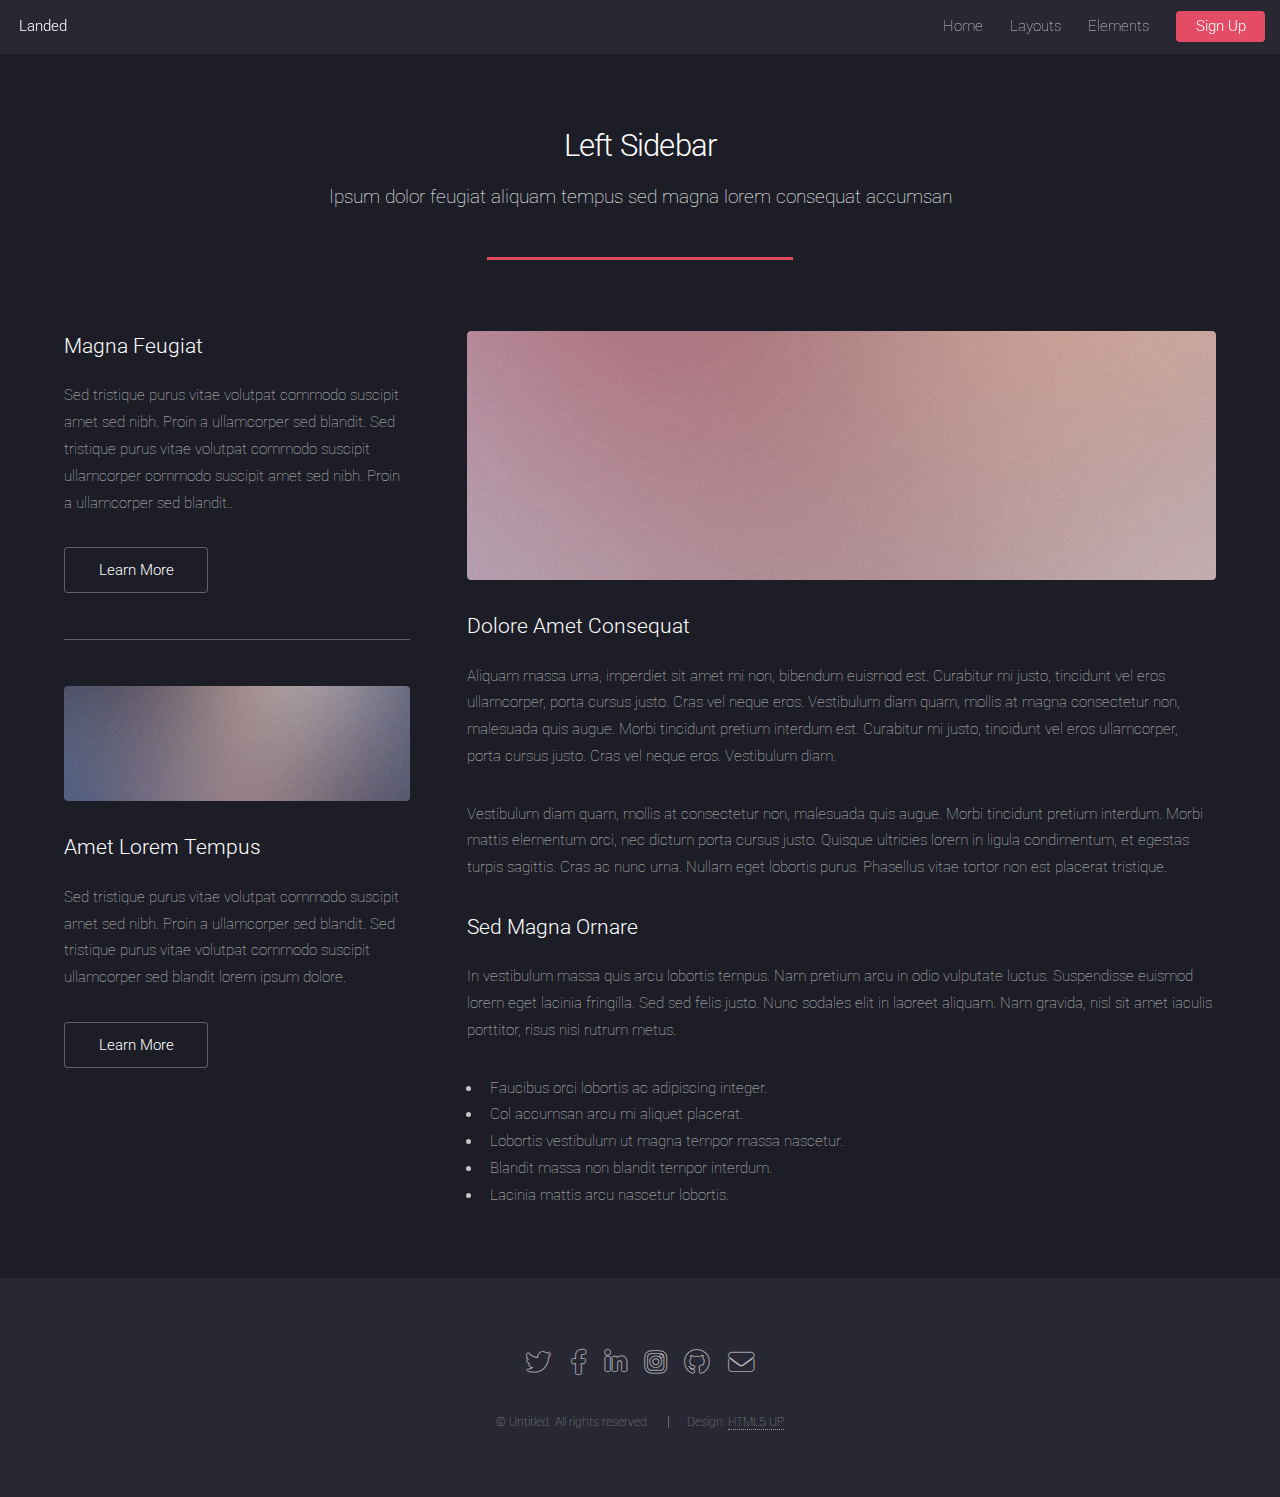
<file: left-sidebar.html>
<!DOCTYPE HTML>
<!--
	Landed by HTML5 UP
	html5up.net | @ajlkn
	Free for personal and commercial use under the CCA 3.0 license (html5up.net/license)
-->
<html>
	<head>
		<title>Left Sidebar - Landed by HTML5 UP</title>
		<meta charset="utf-8" />
		<meta name="viewport" content="width=device-width, initial-scale=1, user-scalable=no" />
		<link rel="stylesheet" href="assets/css/main.css" />
		<noscript><link rel="stylesheet" href="assets/css/noscript.css" /></noscript>
	</head>
	<body class="is-preload">
		<div id="page-wrapper">

			<!-- Header -->
				<header id="header">
					<h1 id="logo"><a href="index.html">Landed</a></h1>
					<nav id="nav">
						<ul>
							<li><a href="index.html">Home</a></li>
							<li>
								<a href="#">Layouts</a>
								<ul>
									<li><a href="left-sidebar.html">Left Sidebar</a></li>
									<li><a href="right-sidebar.html">Right Sidebar</a></li>
									<li><a href="no-sidebar.html">No Sidebar</a></li>
									<li>
										<a href="#">Submenu</a>
										<ul>
											<li><a href="#">Option 1</a></li>
											<li><a href="#">Option 2</a></li>
											<li><a href="#">Option 3</a></li>
											<li><a href="#">Option 4</a></li>
										</ul>
									</li>
								</ul>
							</li>
							<li><a href="elements.html">Elements</a></li>
							<li><a href="#" class="button primary">Sign Up</a></li>
						</ul>
					</nav>
				</header>

			<!-- Main -->
				<div id="main" class="wrapper style1">
					<div class="container">
						<header class="major">
							<h2>Left Sidebar</h2>
							<p>Ipsum dolor feugiat aliquam tempus sed magna lorem consequat accumsan</p>
						</header>
						<div class="row gtr-150">
							<div class="col-4 col-12-medium">

								<!-- Sidebar -->
									<section id="sidebar">
										<section>
											<h3>Magna Feugiat</h3>
											<p>Sed tristique purus vitae volutpat commodo suscipit amet sed nibh. Proin a ullamcorper sed blandit. Sed tristique purus vitae volutpat commodo suscipit ullamcorper commodo suscipit amet sed nibh. Proin a ullamcorper sed blandit..</p>
											<footer>
												<ul class="actions">
													<li><a href="#" class="button">Learn More</a></li>
												</ul>
											</footer>
										</section>
										<hr />
										<section>
											<a href="#" class="image fit"><img src="images/pic06.jpg" alt="" /></a>
											<h3>Amet Lorem Tempus</h3>
											<p>Sed tristique purus vitae volutpat commodo suscipit amet sed nibh. Proin a ullamcorper sed blandit. Sed tristique purus vitae volutpat commodo suscipit ullamcorper sed blandit lorem ipsum dolore.</p>
											<footer>
												<ul class="actions">
													<li><a href="#" class="button">Learn More</a></li>
												</ul>
											</footer>
										</section>
									</section>

							</div>
							<div class="col-8 col-12-medium imp-medium">

								<!-- Content -->
									<section id="content">
										<a href="#" class="image fit"><img src="images/pic05.jpg" alt="" /></a>
										<h3>Dolore Amet Consequat</h3>
										<p>Aliquam massa urna, imperdiet sit amet mi non, bibendum euismod est. Curabitur mi justo, tincidunt vel eros ullamcorper, porta cursus justo. Cras vel neque eros. Vestibulum diam quam, mollis at magna consectetur non, malesuada quis augue. Morbi tincidunt pretium interdum est. Curabitur mi justo, tincidunt vel eros ullamcorper, porta cursus justo. Cras vel neque eros. Vestibulum diam.</p>
										<p>Vestibulum diam quam, mollis at consectetur non, malesuada quis augue. Morbi tincidunt pretium interdum. Morbi mattis elementum orci, nec dictum porta cursus justo. Quisque ultricies lorem in ligula condimentum, et egestas turpis sagittis. Cras ac nunc urna. Nullam eget lobortis purus. Phasellus vitae tortor non est placerat tristique.</p>
										<h3>Sed Magna Ornare</h3>
										<p>In vestibulum massa quis arcu lobortis tempus. Nam pretium arcu in odio vulputate luctus. Suspendisse euismod lorem eget lacinia fringilla. Sed sed felis justo. Nunc sodales elit in laoreet aliquam. Nam gravida, nisl sit amet iaculis porttitor, risus nisi rutrum metus.</p>
										<ul>
											<li>Faucibus orci lobortis ac adipiscing integer.</li>
											<li>Col accumsan arcu mi aliquet placerat.</li>
											<li>Lobortis vestibulum ut magna tempor massa nascetur.</li>
											<li>Blandit massa non blandit tempor interdum.</li>
											<li>Lacinia mattis arcu nascetur lobortis.</li>
										</ul>
									</section>

							</div>
						</div>
					</div>
				</div>

			<!-- Footer -->
				<footer id="footer">
					<ul class="icons">
						<li><a href="#" class="icon brands alt fa-twitter"><span class="label">Twitter</span></a></li>
						<li><a href="#" class="icon brands alt fa-facebook-f"><span class="label">Facebook</span></a></li>
						<li><a href="#" class="icon brands alt fa-linkedin-in"><span class="label">LinkedIn</span></a></li>
						<li><a href="#" class="icon brands alt fa-instagram"><span class="label">Instagram</span></a></li>
						<li><a href="#" class="icon brands alt fa-github"><span class="label">GitHub</span></a></li>
						<li><a href="#" class="icon solid alt fa-envelope"><span class="label">Email</span></a></li>
					</ul>
					<ul class="copyright">
						<li>&copy; Untitled. All rights reserved.</li><li>Design: <a href="http://html5up.net">HTML5 UP</a></li>
					</ul>
				</footer>

		</div>

		<!-- Scripts -->
			<script src="assets/js/jquery.min.js"></script>
			<script src="assets/js/jquery.scrolly.min.js"></script>
			<script src="assets/js/jquery.dropotron.min.js"></script>
			<script src="assets/js/jquery.scrollex.min.js"></script>
			<script src="assets/js/browser.min.js"></script>
			<script src="assets/js/breakpoints.min.js"></script>
			<script src="assets/js/util.js"></script>
			<script src="assets/js/main.js"></script>

	</body>
</html>
</file>
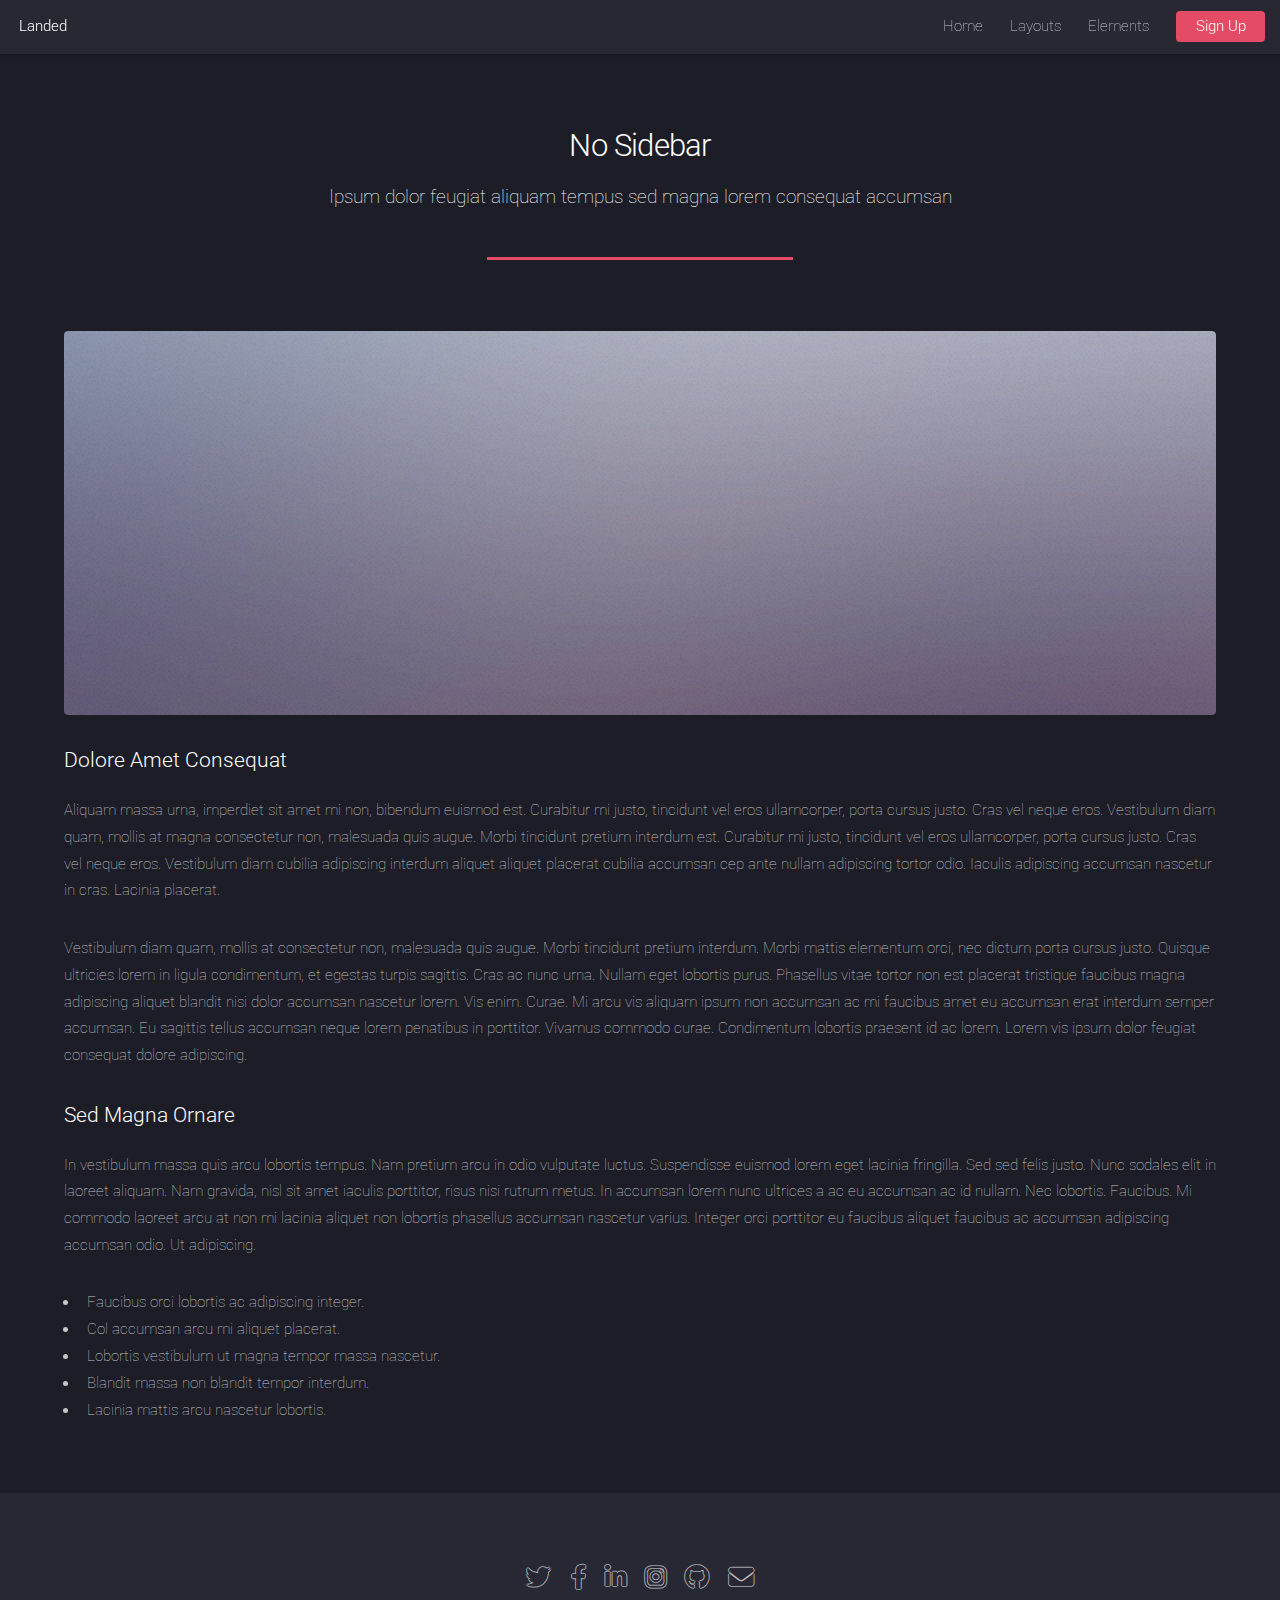
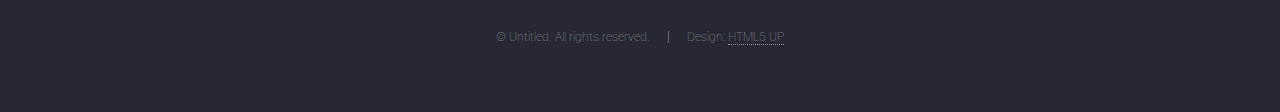
<file: no-sidebar.html>
<!DOCTYPE HTML>
<!--
	Landed by HTML5 UP
	html5up.net | @ajlkn
	Free for personal and commercial use under the CCA 3.0 license (html5up.net/license)
-->
<html>
	<head>
		<title>No Sidebar - Landed by HTML5 UP</title>
		<meta charset="utf-8" />
		<meta name="viewport" content="width=device-width, initial-scale=1, user-scalable=no" />
		<link rel="stylesheet" href="assets/css/main.css" />
		<noscript><link rel="stylesheet" href="assets/css/noscript.css" /></noscript>
	</head>
	<body class="is-preload">
		<div id="page-wrapper">

			<!-- Header -->
				<header id="header">
					<h1 id="logo"><a href="index.html">Landed</a></h1>
					<nav id="nav">
						<ul>
							<li><a href="index.html">Home</a></li>
							<li>
								<a href="#">Layouts</a>
								<ul>
									<li><a href="left-sidebar.html">Left Sidebar</a></li>
									<li><a href="right-sidebar.html">Right Sidebar</a></li>
									<li><a href="no-sidebar.html">No Sidebar</a></li>
									<li>
										<a href="#">Submenu</a>
										<ul>
											<li><a href="#">Option 1</a></li>
											<li><a href="#">Option 2</a></li>
											<li><a href="#">Option 3</a></li>
											<li><a href="#">Option 4</a></li>
										</ul>
									</li>
								</ul>
							</li>
							<li><a href="elements.html">Elements</a></li>
							<li><a href="#" class="button primary">Sign Up</a></li>
						</ul>
					</nav>
				</header>

			<!-- Main -->
				<div id="main" class="wrapper style1">
					<div class="container">
						<header class="major">
							<h2>No Sidebar</h2>
							<p>Ipsum dolor feugiat aliquam tempus sed magna lorem consequat accumsan</p>
						</header>

						<!-- Content -->
							<section id="content">
								<a href="#" class="image fit"><img src="images/pic07.jpg" alt="" /></a>
								<h3>Dolore Amet Consequat</h3>
								<p>Aliquam massa urna, imperdiet sit amet mi non, bibendum euismod est. Curabitur mi justo, tincidunt vel eros ullamcorper, porta cursus justo. Cras vel neque eros. Vestibulum diam quam, mollis at magna consectetur non, malesuada quis augue. Morbi tincidunt pretium interdum est. Curabitur mi justo, tincidunt vel eros ullamcorper, porta cursus justo. Cras vel neque eros. Vestibulum diam cubilia adipiscing interdum aliquet aliquet placerat cubilia accumsan cep ante nullam adipiscing tortor odio. Iaculis adipiscing accumsan nascetur in cras. Lacinia placerat.</p>
								<p>Vestibulum diam quam, mollis at consectetur non, malesuada quis augue. Morbi tincidunt pretium interdum. Morbi mattis elementum orci, nec dictum porta cursus justo. Quisque ultricies lorem in ligula condimentum, et egestas turpis sagittis. Cras ac nunc urna. Nullam eget lobortis purus. Phasellus vitae tortor non est placerat tristique faucibus magna adipiscing aliquet blandit nisi dolor accumsan nascetur lorem. Vis enim. Curae. Mi arcu vis aliquam ipsum non accumsan ac mi faucibus amet eu accumsan erat interdum semper accumsan. Eu sagittis tellus accumsan neque lorem penatibus in porttitor. Vivamus commodo curae. Condimentum lobortis praesent id ac lorem. Lorem vis ipsum dolor feugiat consequat dolore adipiscing.</p>
								<h3>Sed Magna Ornare</h3>
								<p>In vestibulum massa quis arcu lobortis tempus. Nam pretium arcu in odio vulputate luctus. Suspendisse euismod lorem eget lacinia fringilla. Sed sed felis justo. Nunc sodales elit in laoreet aliquam. Nam gravida, nisl sit amet iaculis porttitor, risus nisi rutrum metus. In accumsan lorem nunc ultrices a ac eu accumsan ac id nullam. Nec lobortis. Faucibus. Mi commodo laoreet arcu at non mi lacinia aliquet non lobortis phasellus accumsan nascetur varius. Integer orci porttitor eu faucibus aliquet faucibus ac accumsan adipiscing accumsan odio. Ut adipiscing.</p>
								<ul>
									<li>Faucibus orci lobortis ac adipiscing integer.</li>
									<li>Col accumsan arcu mi aliquet placerat.</li>
									<li>Lobortis vestibulum ut magna tempor massa nascetur.</li>
									<li>Blandit massa non blandit tempor interdum.</li>
									<li>Lacinia mattis arcu nascetur lobortis.</li>
								</ul>
							</section>

					</div>
				</div>

			<!-- Footer -->
				<footer id="footer">
					<ul class="icons">
						<li><a href="#" class="icon brands alt fa-twitter"><span class="label">Twitter</span></a></li>
						<li><a href="#" class="icon brands alt fa-facebook-f"><span class="label">Facebook</span></a></li>
						<li><a href="#" class="icon brands alt fa-linkedin-in"><span class="label">LinkedIn</span></a></li>
						<li><a href="#" class="icon brands alt fa-instagram"><span class="label">Instagram</span></a></li>
						<li><a href="#" class="icon brands alt fa-github"><span class="label">GitHub</span></a></li>
						<li><a href="#" class="icon solid alt fa-envelope"><span class="label">Email</span></a></li>
					</ul>
					<ul class="copyright">
						<li>&copy; Untitled. All rights reserved.</li><li>Design: <a href="http://html5up.net">HTML5 UP</a></li>
					</ul>
				</footer>

		</div>

		<!-- Scripts -->
			<script src="assets/js/jquery.min.js"></script>
			<script src="assets/js/jquery.scrolly.min.js"></script>
			<script src="assets/js/jquery.dropotron.min.js"></script>
			<script src="assets/js/jquery.scrollex.min.js"></script>
			<script src="assets/js/browser.min.js"></script>
			<script src="assets/js/breakpoints.min.js"></script>
			<script src="assets/js/util.js"></script>
			<script src="assets/js/main.js"></script>

	</body>
</html>
</file>
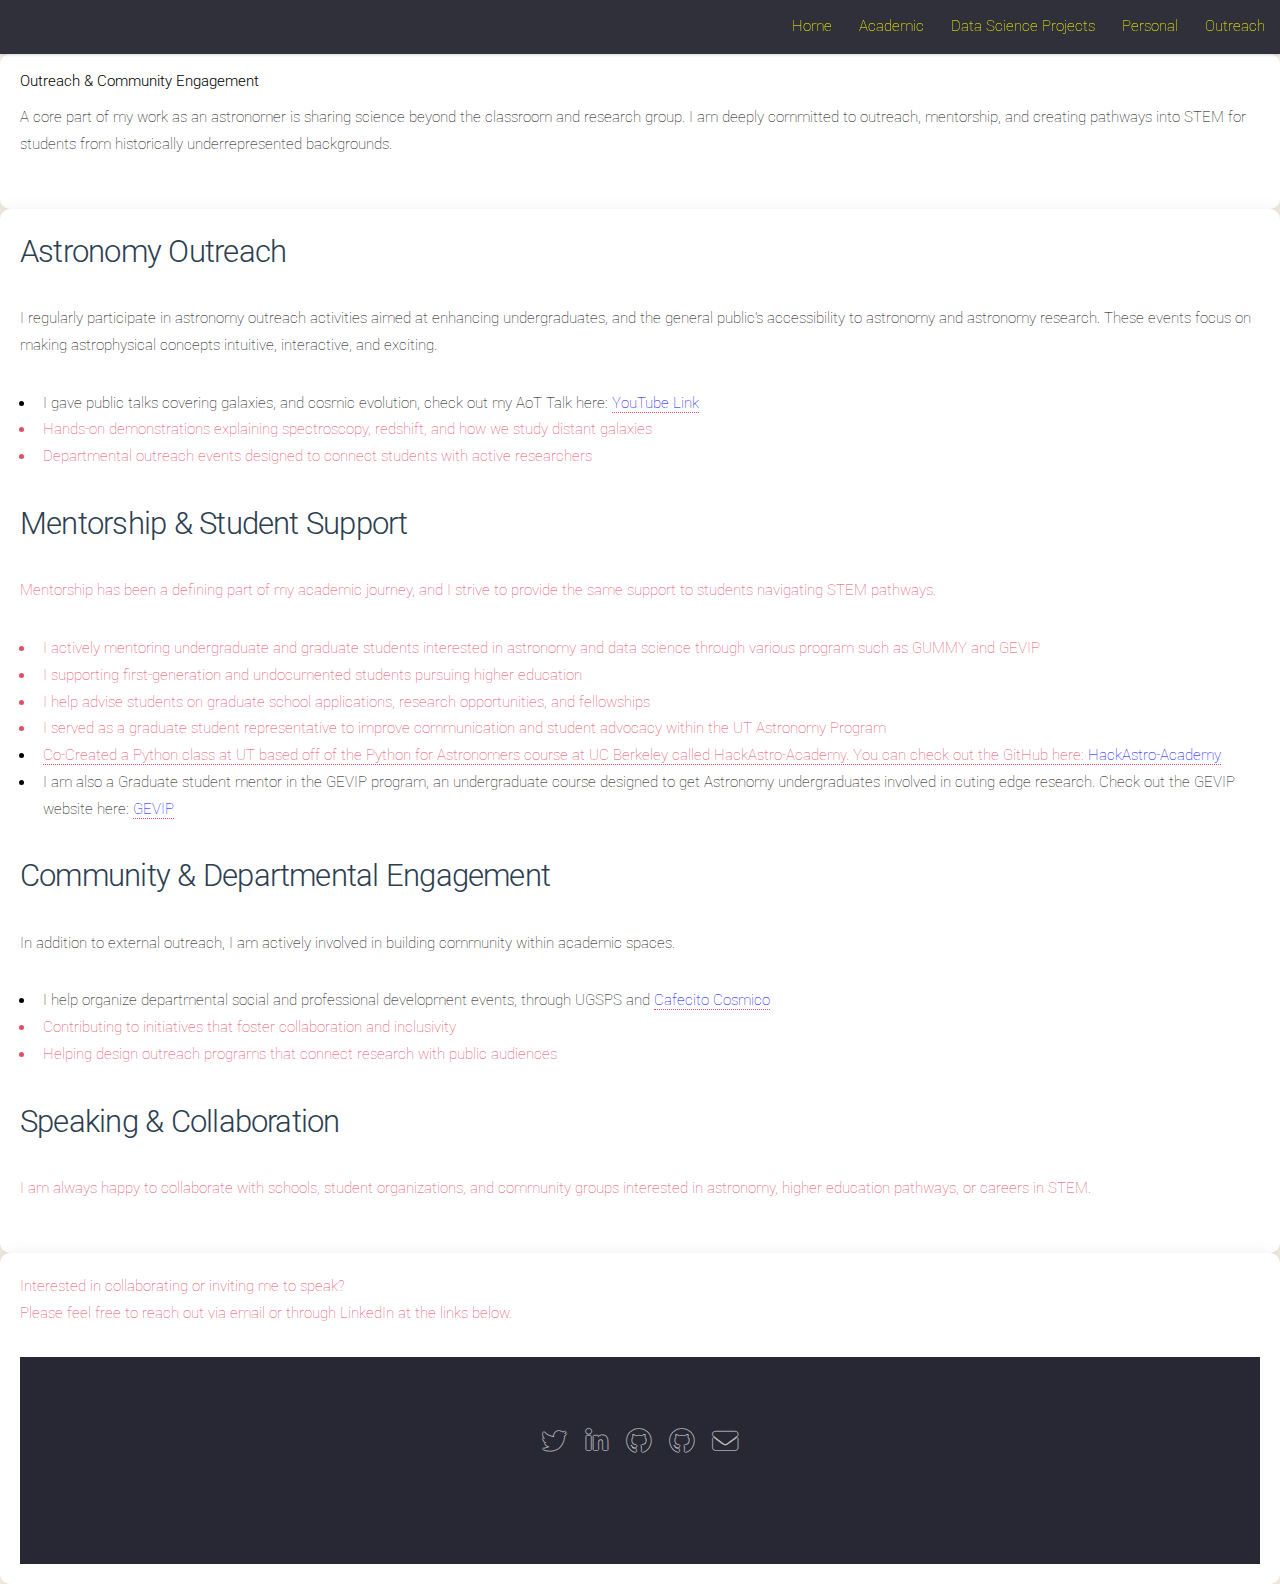
<file: outreach.html>
<!DOCTYPE html>
<html>
	<head>
		 <title>Óscar A. Chávez Ortiz</title>
		<meta charset="utf-8" />
		<meta name="viewport" content="width=device-width, initial-scale=1, user-scalable=no" />
		<link rel="stylesheet" href="assets/css/main.css" />
		
		<!-- Custom styles for this page -->
		<style>
			body {
			background-color: #f7f0e6; /* light cream background */
			color: #030000;            /* default text color */
			}

			#main {
			background-color: #ffffff; /* white background for main content */
			padding: 20px;
			border-radius: 10px;
			box-shadow: 0 5px 20px rgba(0,0,0,0.1);
			}

			h2, h3 {
			color: #2c3e50;            /* heading color */
			}
		</style>
	</head>
	<body class="is-preload">
		<div id="page-wrapper">

			<!-- Header -->
				<header id="header">
					<!-- <h1 id="logo"><a href="index.html">Landed</a></h1> -->
					<nav id="nav">
						<ul>
							<li><a href="index.html"> <span style="color: yellow;"> Home </span>
								</a>
							</li>
							<li>
								<a href="#"><span style="color: yellow;"> Academic </span></a>
								<ul>
									<li><a href="left-sidebar.html">  <span style="color: yellow"> Research Papers </span></a></li>
									<li><a href="right-sidebar.html">  <span style="color: yellow">CV </span></a></li>
								</ul>
							</li>
							<li><a href="DS_Projects.html"> <span style="color: yellow;"> Data Science Projects </span></a></li>
							<li><a href="Personal.html"> <span style="color: yellow;"> Personal </span></a></li>
                            <li><a href="outreach.html"> <span style="color: yellow;">Outreach </span></a></li>
						</ul>
					</nav>
				</header>

    <div id="main">

    <h1> <span style="color: black">Outreach & Community Engagement </span></h1>

    <p>
        A core part of my work as an astronomer is sharing science beyond the classroom and
        research group. I am deeply committed to outreach, mentorship, and creating pathways
        into STEM for students from historically underrepresented backgrounds.
    </p>

    </div>

    <div id="main">

    <h2>Astronomy Outreach</h2>

    <p>
        I regularly participate in astronomy outreach activities aimed at enhancing
        undergraduates, and the general public's accessibility to astronomy and astronomy research. These events focus on making astrophysical
        concepts intuitive, interactive, and exciting.
    </p>

    <ul>
        <li>I gave public talks covering galaxies, and cosmic evolution, check out my AoT Talk here: <a href="https://www.youtube.com/watch?v=XBiJdVuamTg" target="_blank" rel="noopener noreferrer"> <span style="color: blue"> YouTube Link</span></li>
        <li>Hands-on demonstrations explaining spectroscopy, redshift, and how we study distant galaxies</li>
        <li>Departmental outreach events designed to connect students with active researchers</li>
    </ul>

    <h2>Mentorship & Student Support</h2>

    <p>
        Mentorship has been a defining part of my academic journey, and I strive to provide
        the same support to students navigating STEM pathways.
    </p>

    <ul>
        <li>I actively mentoring undergraduate and graduate students interested in astronomy and data science through various program such as GUMMY and GEVIP</li>
        <li>I supporting first-generation and undocumented students pursuing higher education</li>
        <li>I help advise students on graduate school applications, research opportunities, and fellowships</li>
        <li>I served as a graduate student representative to improve communication and student advocacy within the UT Astronomy Program</li>
        <li> Co-Created a Python class at UT based off of the Python for Astronomers course at UC Berkeley called HackAstro-Academy. You can check out the GitHub here: <a href="https://github.com/ochase10/HackAstro-Academy" target="_blank" rel="noopener noreferrer"> <span style="color: blue">HackAstro-Academy </span></a></li>
        <li> I am also a Graduate student mentor in the GEVIP program, an undergraduate course designed to get Astronomy undergraduates involved in cuting edge research. Check out the GEVIP website here: <a href="https://sites.utexas.edu/vip/" target="_blank" rel="noopener noreferrer"> <span style="color: blue">GEVIP </span></a></li>
    </ul>

    <h2>Community & Departmental Engagement</h2>

    <p>
        In addition to external outreach, I am actively involved in building community within
        academic spaces.
    </p>

    <ul>
        <li>I help organize departmental social and professional development events, through UGSPS and <a href="https://sites.utexas.edu/cafecitocosmico/" target="_blank" rel="noopener noreferrer"> <span style="color: blue">Cafecito Cosmico </span></li>
        <li>Contributing to initiatives that foster collaboration and inclusivity</li>
        <li>Helping design outreach programs that connect research with public audiences</li>
    </ul>

    <h2>Speaking & Collaboration</h2>

    <p>
        I am always happy to collaborate with schools, student organizations, and community
        groups interested in astronomy, higher education pathways, or careers in STEM.
    </p>
    </div>

    <div id="main">
        <p>
            Interested in collaborating or inviting me to speak?<br>
            Please feel free to reach out via email or through LinkedIn at the links below.
        </p>

        <footer id="footer">
            <ul class="icons">
                <li><a href="https://twitter.com/latin_fuegoo" class="icon brands alt fa-twitter"><span class="label">Twitter</span></a></li>
                <li><a href="https://www.linkedin.com/in/oscar-a-chavez-ortiz-047414159/" class="icon brands alt fa-linkedin-in"><span class="label">LinkedIn</span></a></li>
                <li><a href="https://github.com/chavezoscar009" class="icon brands alt fa-github"><span class="label">Personal GitHub</span></a></li>
                <li><a href="https://github.com/astroscar09" class="icon brands alt fa-github"><span class="label">Research GitHub</span></a></li>
                <li><a href="mailto:chavezoscar009@gmail.com" class="icon solid alt fa-envelope"><span class="label">Email</span></a></li>
            </ul>
            <!-- <ul class="copyright">
                <li>&copy; Untitled. All rights reserved.</li><li>Design: <a href="http://html5up.net">HTML5 UP</a></li>
            </ul> -->
        </footer>

    </div>

    

    <script src="assets/js/jquery.min.js"></script>
    <script src="assets/js/jquery.scrolly.min.js"></script>
    <script src="assets/js/jquery.dropotron.min.js"></script>
    <script src="assets/js/jquery.scrollex.min.js"></script>
    <script src="assets/js/browser.min.js"></script>
    <script src="assets/js/breakpoints.min.js"></script>
    <script src="assets/js/util.js"></script>
    <script src="assets/js/main.js"></script>

</body>
</html>
</file>
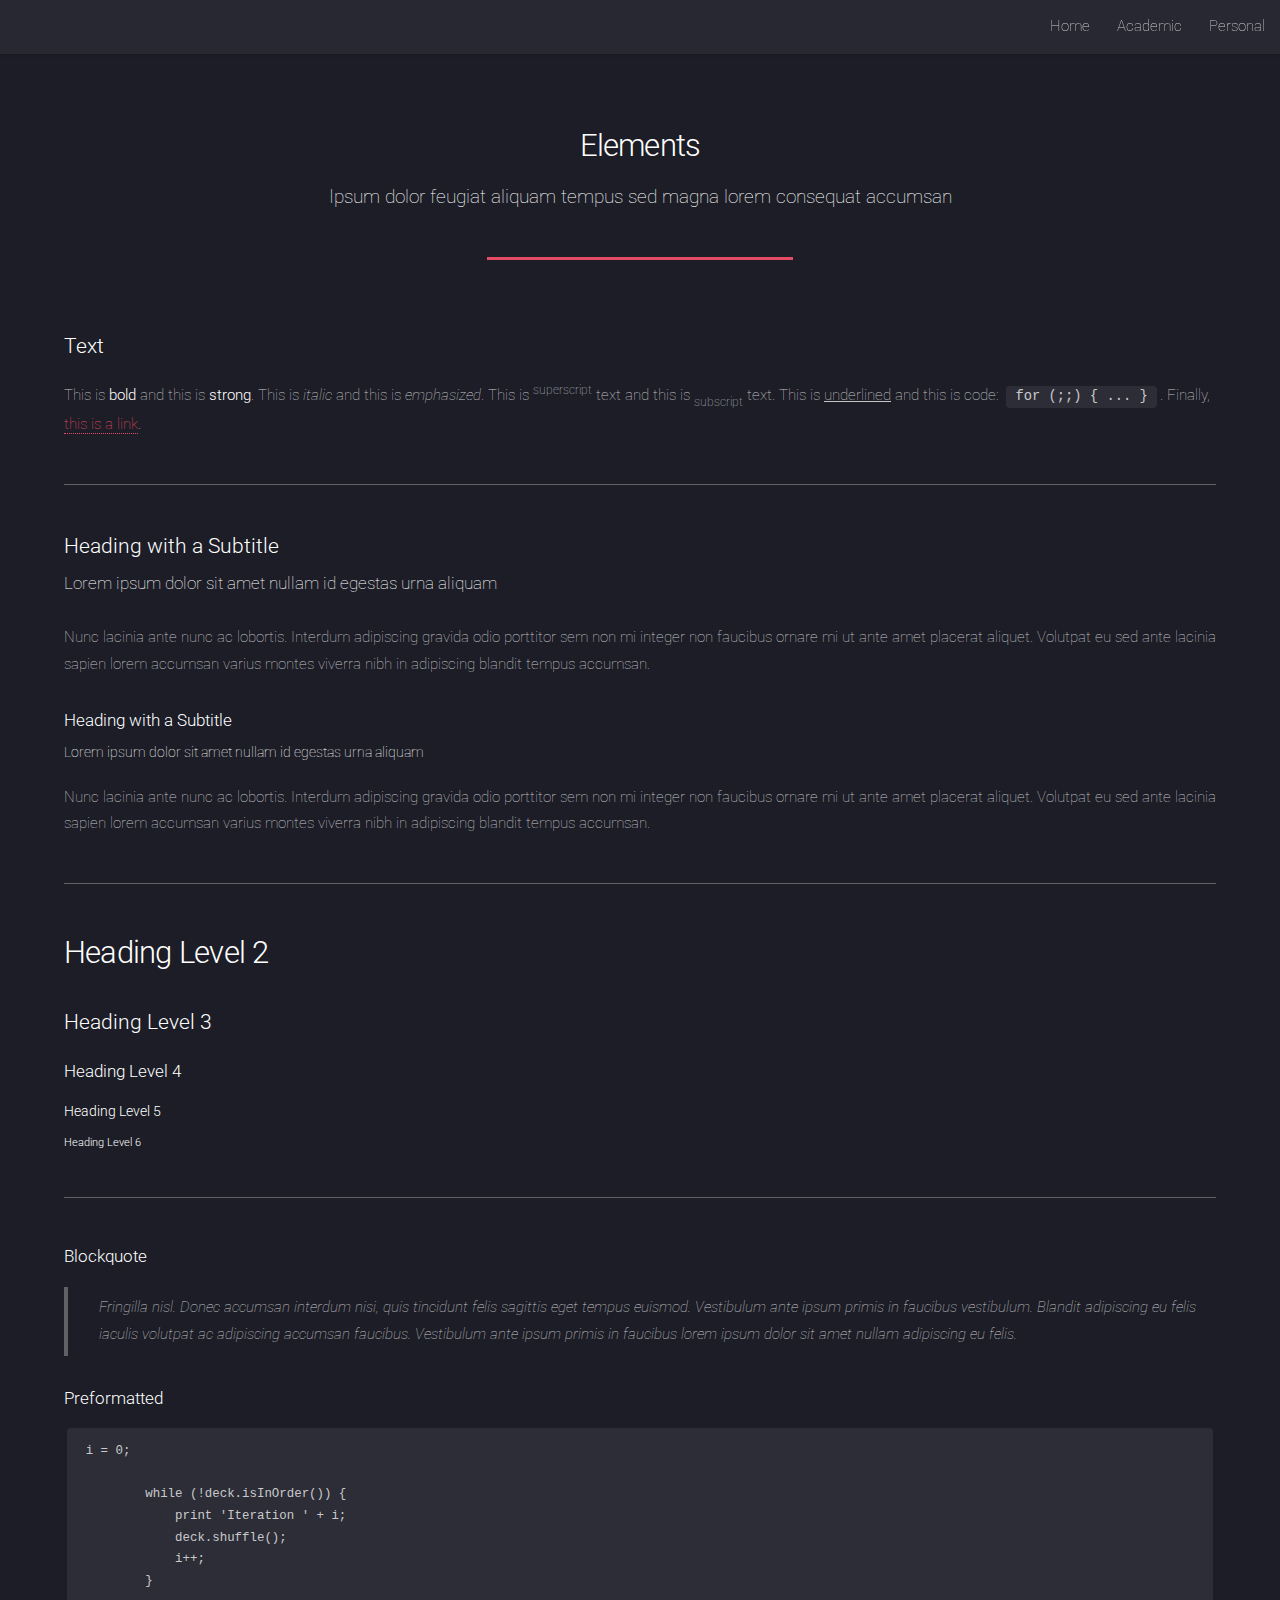
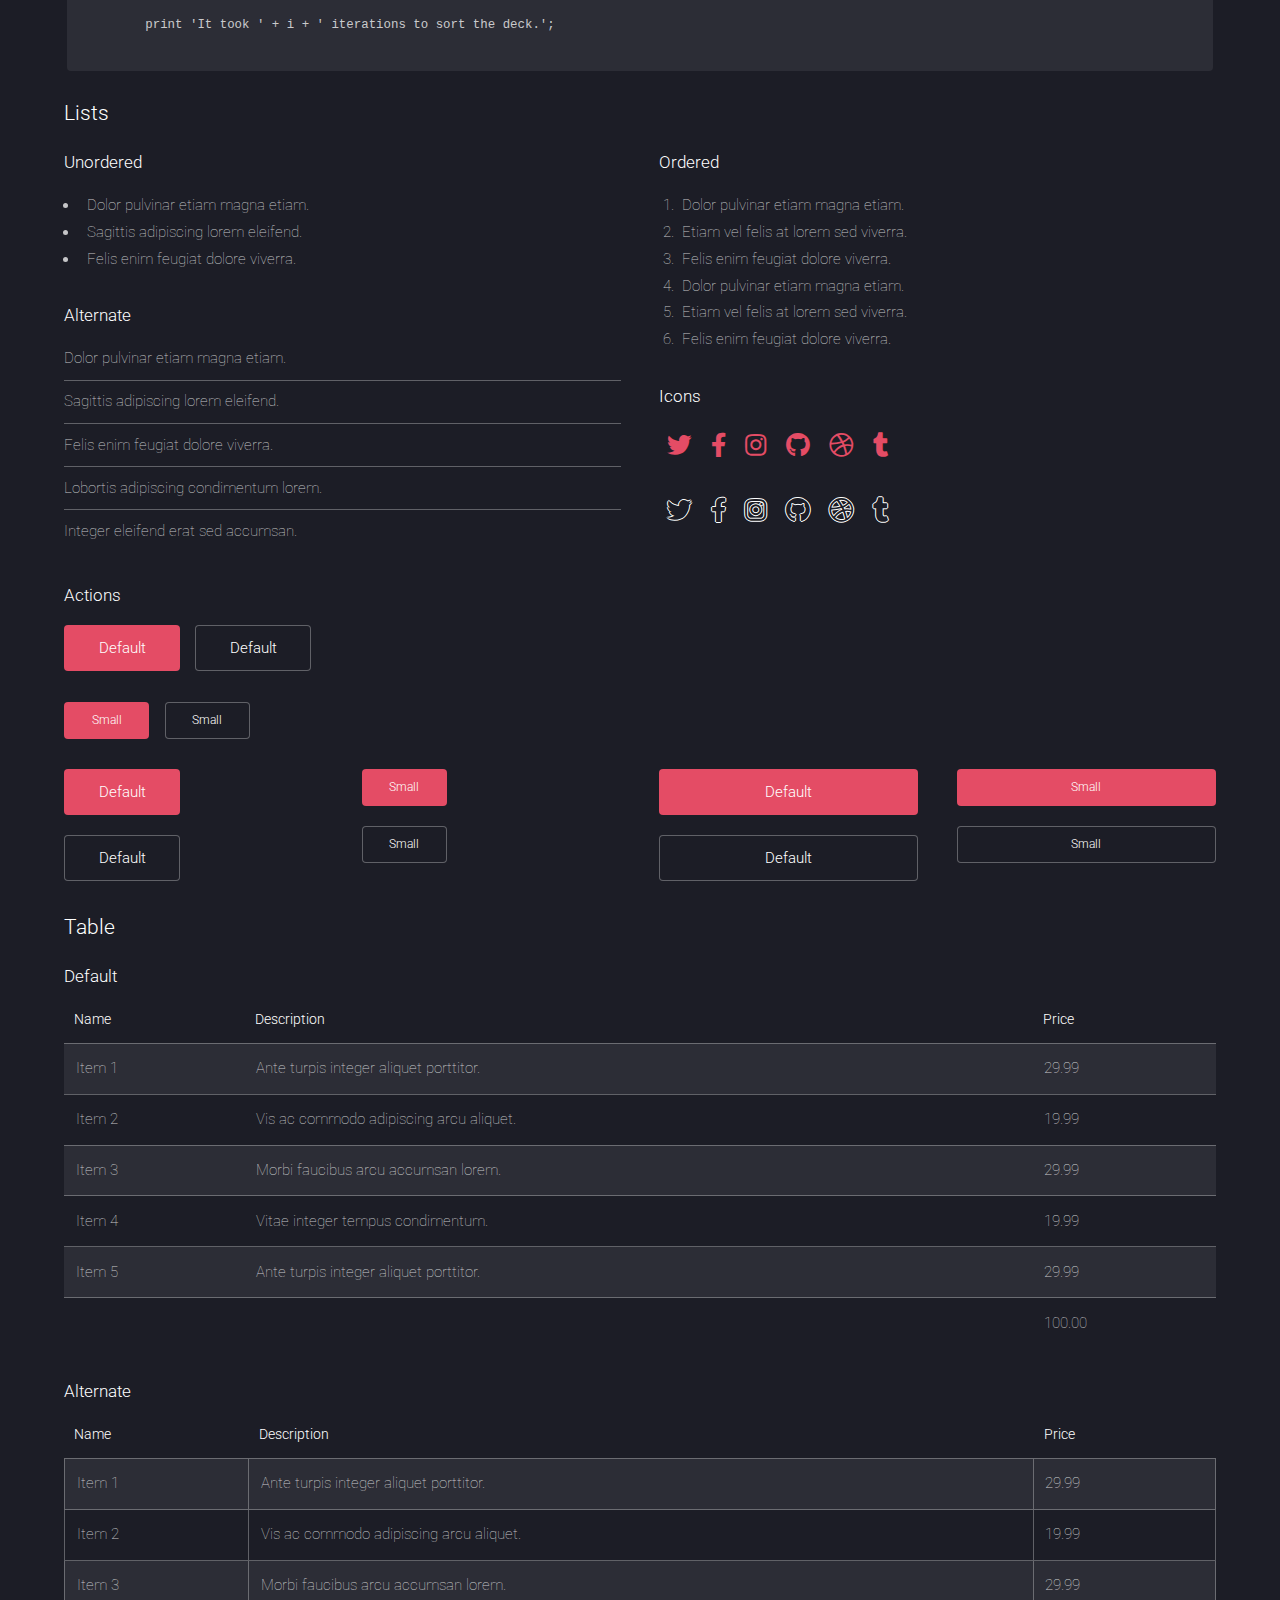
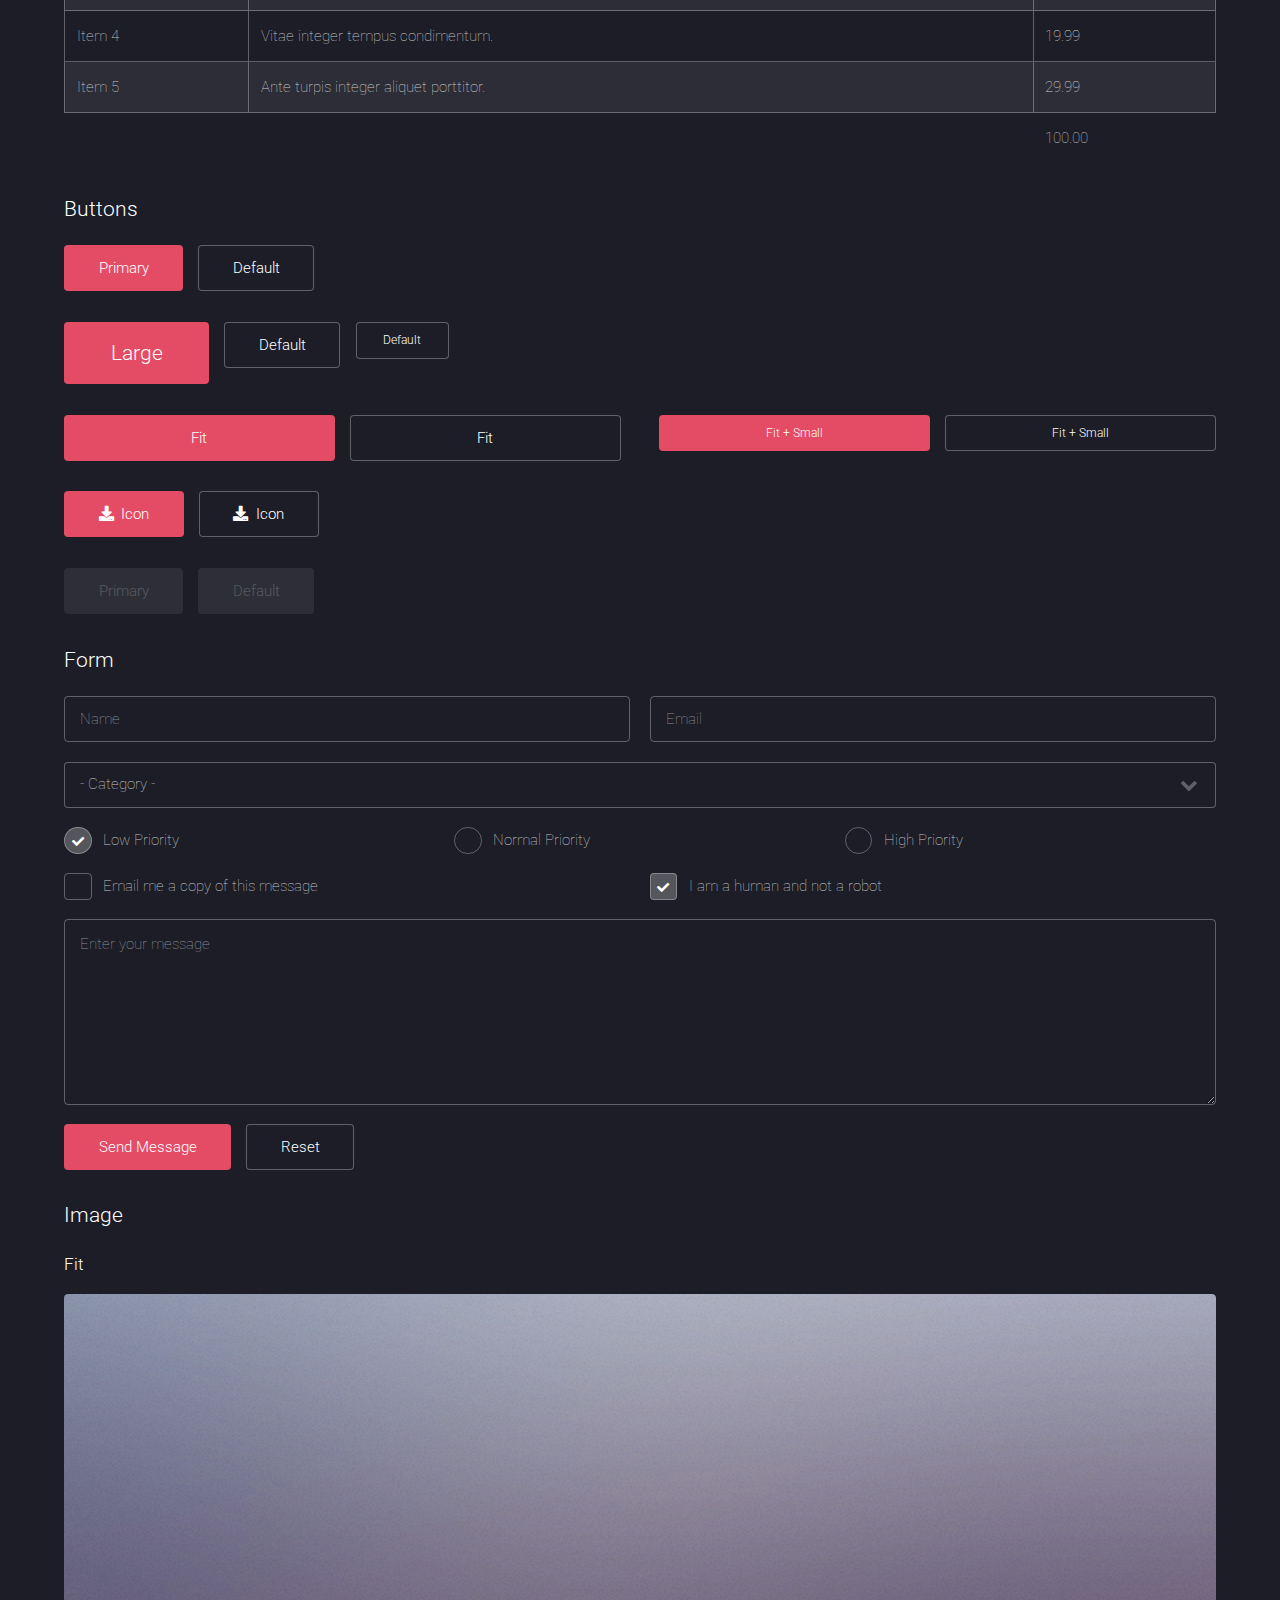
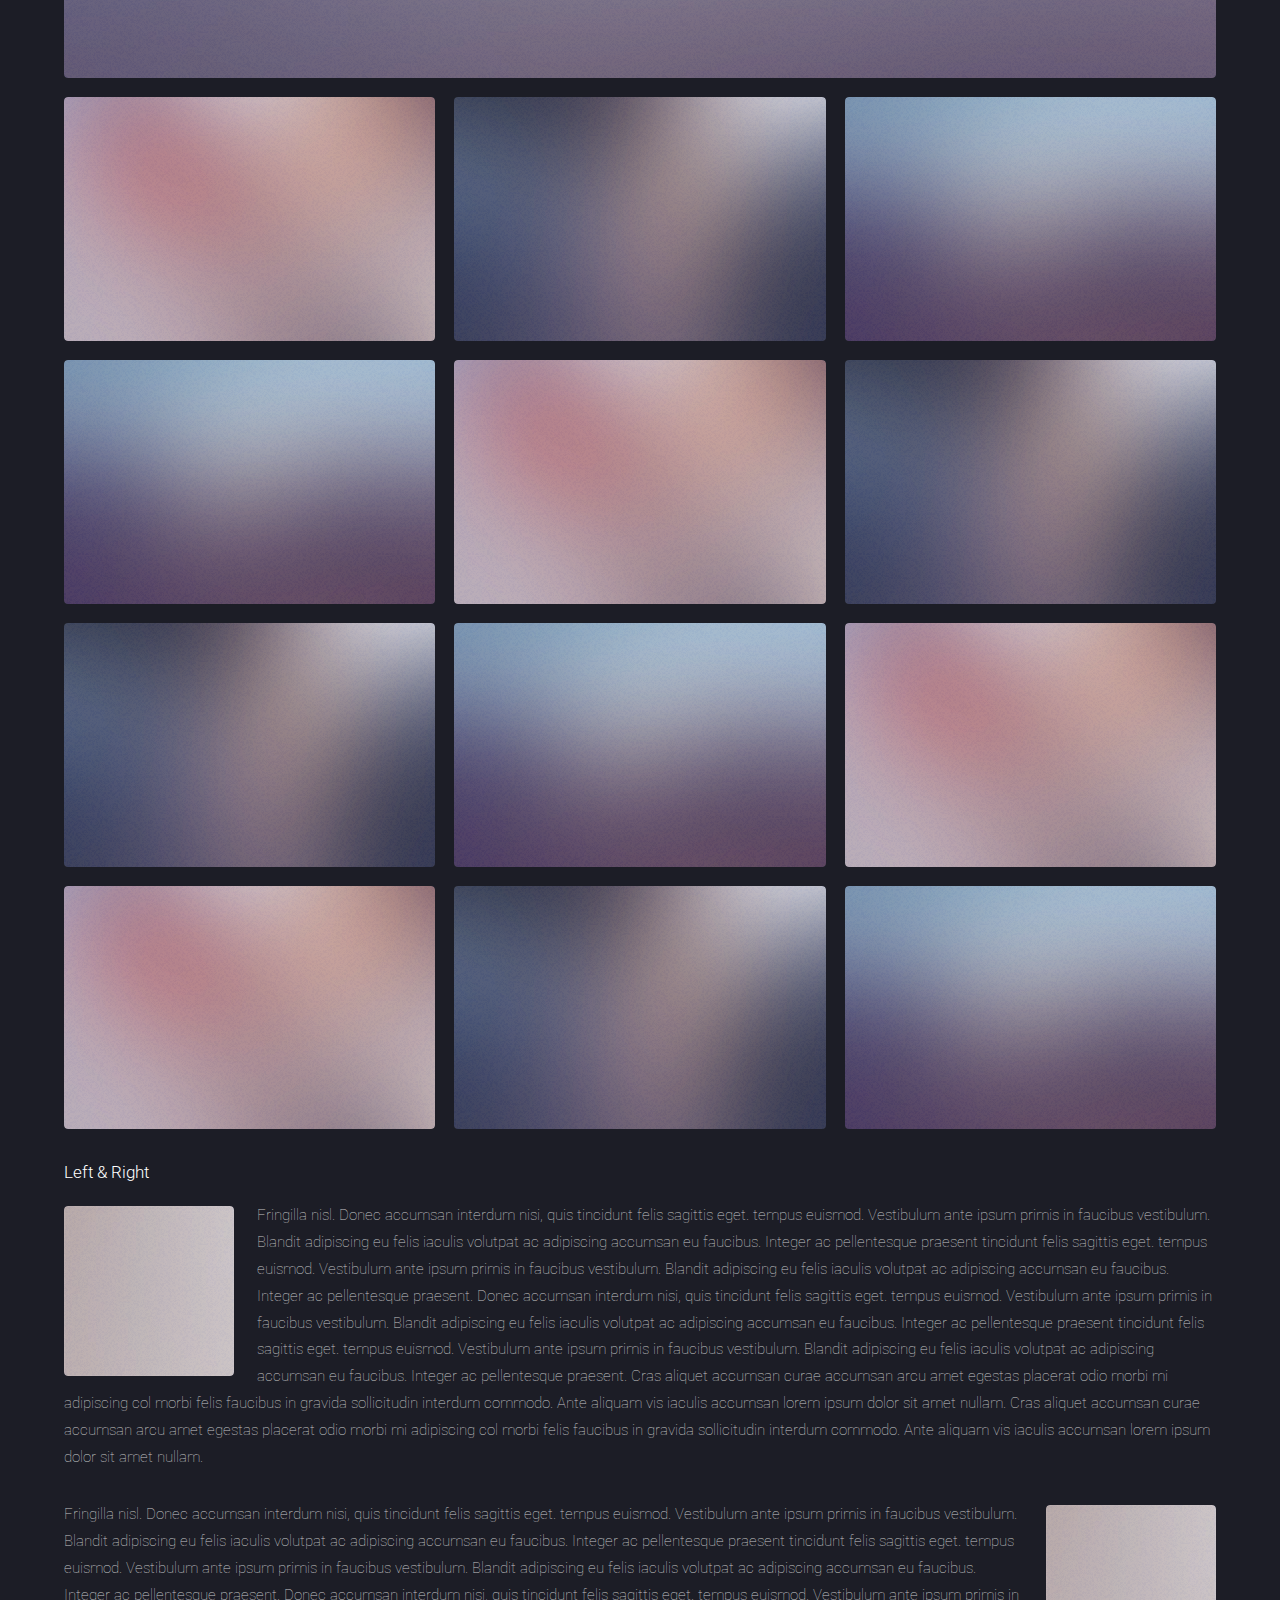
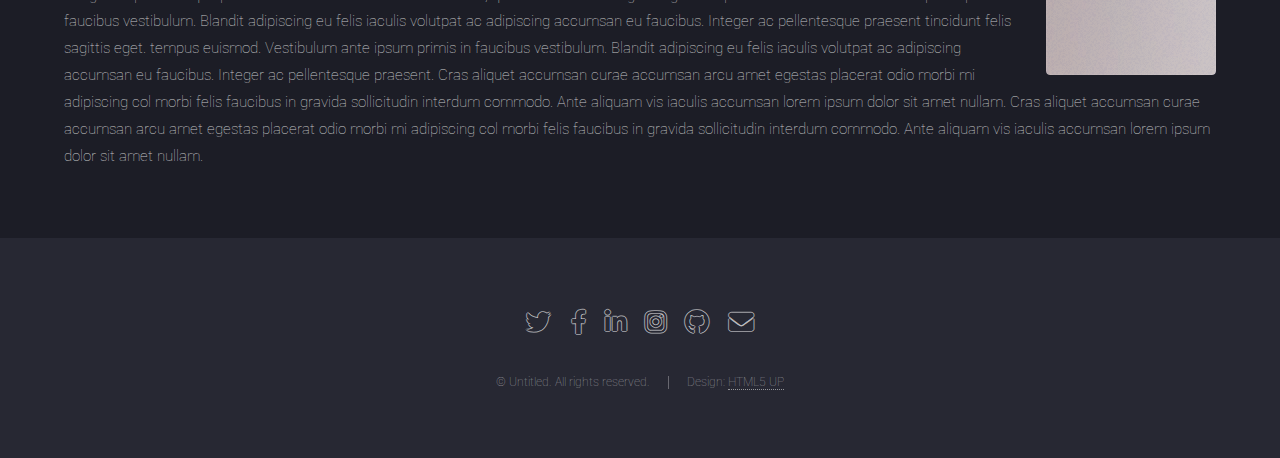
<file: Personal.html>
<!DOCTYPE HTML>
<!--
	Landed by HTML5 UP
	html5up.net | @ajlkn
	Free for personal and commercial use under the CCA 3.0 license (html5up.net/license)
-->
<html>
	<head>
		<title> Óscar A. Chávez Ortiz </title>
		<meta charset="utf-8" />
		<meta name="viewport" content="width=device-width, initial-scale=1, user-scalable=no" />
		<link rel="stylesheet" href="assets/css/main.css" />
		<noscript><link rel="stylesheet" href="assets/css/noscript.css" /></noscript>
	</head>
	<body class="is-preload">
		<div id="page-wrapper">

			<!-- Header -->
				<header id="header">
					<!-- <h1 id="logo"><a href="index.html">Landed</a></h1> -->
					<nav id="nav">
						<ul>
							<li><a href="index.html">Home</a></li>
							<li>
								<a href="#">Academic</a>
								<ul>
									<li><a href="left-sidebar.html">Research Papers</a></li>
									<li><a href="right-sidebar.html">CV</a></li>
									<li><a href="no-sidebar.html">No Sidebar</a></li>
									<!-- <li>
										<a href="#">Submenu</a>
										<ul>
											<li><a href="#">Option 1</a></li>
											<li><a href="#">Option 2</a></li>
											<li><a href="#">Option 3</a></li>
											<li><a href="#">Option 4</a></li>
										</ul>
									</li> -->
								</ul>
							</li>
							<li><a href="Personal.html">Personal</a></li>
						 <!-- <li><a href="#" class="button primary">Sign Up</a></li> -->
						</ul>
					</nav>
				</header>

			<!-- Main -->
				<div id="main" class="wrapper style1">
					<div class="container">
						<header class="major">
							<h2>Elements</h2>
							<p>Ipsum dolor feugiat aliquam tempus sed magna lorem consequat accumsan</p>
						</header>

						<!-- Text -->
							<section>
								<h3>Text</h3>
								<p>This is <b>bold</b> and this is <strong>strong</strong>. This is <i>italic</i> and this is <em>emphasized</em>.
								This is <sup>superscript</sup> text and this is <sub>subscript</sub> text.
								This is <u>underlined</u> and this is code: <code>for (;;) { ... }</code>. Finally, <a href="#">this is a link</a>.</p>

								<hr />

								<header>
									<h3>Heading with a Subtitle</h3>
									<p>Lorem ipsum dolor sit amet nullam id egestas urna aliquam</p>
								</header>
								<p>Nunc lacinia ante nunc ac lobortis. Interdum adipiscing gravida odio porttitor sem non mi integer non faucibus ornare mi ut ante amet placerat aliquet. Volutpat eu sed ante lacinia sapien lorem accumsan varius montes viverra nibh in adipiscing blandit tempus accumsan.</p>
								<header>
									<h4>Heading with a Subtitle</h4>
									<p>Lorem ipsum dolor sit amet nullam id egestas urna aliquam</p>
								</header>
								<p>Nunc lacinia ante nunc ac lobortis. Interdum adipiscing gravida odio porttitor sem non mi integer non faucibus ornare mi ut ante amet placerat aliquet. Volutpat eu sed ante lacinia sapien lorem accumsan varius montes viverra nibh in adipiscing blandit tempus accumsan.</p>

								<hr />

								<h2>Heading Level 2</h2>
								<h3>Heading Level 3</h3>
								<h4>Heading Level 4</h4>
								<h5>Heading Level 5</h5>
								<h6>Heading Level 6</h6>

								<hr />

								<h4>Blockquote</h4>
								<blockquote>Fringilla nisl. Donec accumsan interdum nisi, quis tincidunt felis sagittis eget tempus euismod. Vestibulum ante ipsum primis in faucibus vestibulum. Blandit adipiscing eu felis iaculis volutpat ac adipiscing accumsan faucibus. Vestibulum ante ipsum primis in faucibus lorem ipsum dolor sit amet nullam adipiscing eu felis.</blockquote>

								<h4>Preformatted</h4>
								<pre><code>i = 0;

	while (!deck.isInOrder()) {
	    print 'Iteration ' + i;
	    deck.shuffle();
	    i++;
	}

	print 'It took ' + i + ' iterations to sort the deck.';
	</code></pre>
							</section>

						<!-- Lists -->
							<section>
								<h3>Lists</h3>
								<div class="row">
									<div class="col-6 col-12-xsmall">

										<h4>Unordered</h4>
										<ul>
											<li>Dolor pulvinar etiam magna etiam.</li>
											<li>Sagittis adipiscing lorem eleifend.</li>
											<li>Felis enim feugiat dolore viverra.</li>
										</ul>

										<h4>Alternate</h4>
										<ul class="alt">
											<li>Dolor pulvinar etiam magna etiam.</li>
											<li>Sagittis adipiscing lorem eleifend.</li>
											<li>Felis enim feugiat dolore viverra.</li>
											<li>Lobortis adipiscing condimentum lorem.</li>
											<li>Integer eleifend erat sed accumsan.</li>
										</ul>

									</div>
									<div class="col-6 col-12-xsmall">

										<h4>Ordered</h4>
										<ol>
											<li>Dolor pulvinar etiam magna etiam.</li>
											<li>Etiam vel felis at lorem sed viverra.</li>
											<li>Felis enim feugiat dolore viverra.</li>
											<li>Dolor pulvinar etiam magna etiam.</li>
											<li>Etiam vel felis at lorem sed viverra.</li>
											<li>Felis enim feugiat dolore viverra.</li>
										</ol>

										<h4>Icons</h4>
										<ul class="icons">
											<li><a href="#" class="icon brands fa-twitter"><span class="label">Twitter</span></a></li>
											<li><a href="#" class="icon brands fa-facebook-f"><span class="label">Facebook</span></a></li>
											<li><a href="#" class="icon brands fa-instagram"><span class="label">Instagram</span></a></li>
											<li><a href="#" class="icon brands fa-github"><span class="label">Github</span></a></li>
											<li><a href="#" class="icon brands fa-dribbble"><span class="label">Dribbble</span></a></li>
											<li><a href="#" class="icon brands fa-tumblr"><span class="label">Tumblr</span></a></li>
										</ul>
										<ul class="icons">
											<li><a href="#" class="icon brands alt fa-twitter"><span class="label">Twitter</span></a></li>
											<li><a href="#" class="icon brands alt fa-facebook-f"><span class="label">Facebook</span></a></li>
											<li><a href="#" class="icon brands alt fa-instagram"><span class="label">Instagram</span></a></li>
											<li><a href="#" class="icon brands alt fa-github"><span class="label">Github</span></a></li>
											<li><a href="#" class="icon brands alt fa-dribbble"><span class="label">Dribbble</span></a></li>
											<li><a href="#" class="icon brands alt fa-tumblr"><span class="label">Tumblr</span></a></li>
										</ul>

									</div>
								</div>

								<h4>Actions</h4>
								<ul class="actions">
									<li><a href="#" class="button primary">Default</a></li>
									<li><a href="#" class="button">Default</a></li>
								</ul>
								<ul class="actions small">
									<li><a href="#" class="button primary small">Small</a></li>
									<li><a href="#" class="button small">Small</a></li>
								</ul>
								<div class="row">
									<div class="col-3 col-6-medium col-12-xsmall">
										<ul class="actions stacked">
											<li><a href="#" class="button primary">Default</a></li>
											<li><a href="#" class="button">Default</a></li>
										</ul>
									</div>
									<div class="col-3 col-6-medium col-12-xsmall">
										<ul class="actions stacked">
											<li><a href="#" class="button primary small">Small</a></li>
											<li><a href="#" class="button small">Small</a></li>
										</ul>
									</div>
									<div class="col-3 col-6-medium col-12-xsmall">
										<ul class="actions stacked">
											<li><a href="#" class="button primary fit">Default</a></li>
											<li><a href="#" class="button fit">Default</a></li>
										</ul>
									</div>
									<div class="col-3 col-6-medium col-12-xsmall">
										<ul class="actions stacked">
											<li><a href="#" class="button primary small fit">Small</a></li>
											<li><a href="#" class="button small fit">Small</a></li>
										</ul>
									</div>
								</div>
							</section>

						<!-- Table -->
							<section>
								<h3>Table</h3>
								<h4>Default</h4>
								<div class="table-wrapper">
									<table>
										<thead>
											<tr>
												<th>Name</th>
												<th>Description</th>
												<th>Price</th>
											</tr>
										</thead>
										<tbody>
											<tr>
												<td>Item 1</td>
												<td>Ante turpis integer aliquet porttitor.</td>
												<td>29.99</td>
											</tr>
											<tr>
												<td>Item 2</td>
												<td>Vis ac commodo adipiscing arcu aliquet.</td>
												<td>19.99</td>
											</tr>
											<tr>
												<td>Item 3</td>
												<td> Morbi faucibus arcu accumsan lorem.</td>
												<td>29.99</td>
											</tr>
											<tr>
												<td>Item 4</td>
												<td>Vitae integer tempus condimentum.</td>
												<td>19.99</td>
											</tr>
											<tr>
												<td>Item 5</td>
												<td>Ante turpis integer aliquet porttitor.</td>
												<td>29.99</td>
											</tr>
										</tbody>
										<tfoot>
											<tr>
												<td colspan="2"></td>
												<td>100.00</td>
											</tr>
										</tfoot>
									</table>
								</div>
								<h4>Alternate</h4>
								<div class="table-wrapper">
									<table class="alt">
										<thead>
											<tr>
												<th>Name</th>
												<th>Description</th>
												<th>Price</th>
											</tr>
										</thead>
										<tbody>
											<tr>
												<td>Item 1</td>
												<td>Ante turpis integer aliquet porttitor.</td>
												<td>29.99</td>
											</tr>
											<tr>
												<td>Item 2</td>
												<td>Vis ac commodo adipiscing arcu aliquet.</td>
												<td>19.99</td>
											</tr>
											<tr>
												<td>Item 3</td>
												<td> Morbi faucibus arcu accumsan lorem.</td>
												<td>29.99</td>
											</tr>
											<tr>
												<td>Item 4</td>
												<td>Vitae integer tempus condimentum.</td>
												<td>19.99</td>
											</tr>
											<tr>
												<td>Item 5</td>
												<td>Ante turpis integer aliquet porttitor.</td>
												<td>29.99</td>
											</tr>
										</tbody>
										<tfoot>
											<tr>
												<td colspan="2"></td>
												<td>100.00</td>
											</tr>
										</tfoot>
									</table>
								</div>
							</section>

						<!-- Buttons -->
							<section>
								<h3>Buttons</h3>
								<ul class="actions">
									<li><a href="#" class="button primary">Primary</a></li>
									<li><a href="#" class="button">Default</a></li>
								</ul>
								<ul class="actions">
									<li><a href="#" class="button primary large">Large</a></li>
									<li><a href="#" class="button">Default</a></li>
									<li><a href="#" class="button small">Default</a></li>
								</ul>
								<div class="row">
									<div class="col-6 col-12-xsmall">
										<ul class="actions fit">
											<li><a href="#" class="button primary fit">Fit</a></li>
											<li><a href="#" class="button fit">Fit</a></li>
										</ul>
									</div>
									<div class="col-6 col-12-xsmall">
										<ul class="actions fit small">
											<li><a href="#" class="button primary fit small">Fit + Small</a></li>
											<li><a href="#" class="button fit small">Fit + Small</a></li>
										</ul>
									</div>
								</div>
								<ul class="actions">
									<li><a href="#" class="button primary icon solid fa-download">Icon</a></li>
									<li><a href="#" class="button icon solid fa-download">Icon</a></li>
								</ul>
								<ul class="actions">
									<li><span class="button primary disabled">Primary</span></li>
									<li><span class="button disabled">Default</span></li>
								</ul>
							</section>

						<!-- Form -->
							<section>
								<h3>Form</h3>
								<form method="post" action="#">
									<div class="row gtr-uniform gtr-50">
										<div class="col-6 col-12-xsmall">
											<input type="text" name="name" id="name" value="" placeholder="Name" />
										</div>
										<div class="col-6 col-12-xsmall">
											<input type="email" name="email" id="email" value="" placeholder="Email" />
										</div>
										<div class="col-12">
											<select name="category" id="category">
												<option value="">- Category -</option>
												<option value="1">Manufacturing</option>
												<option value="1">Shipping</option>
												<option value="1">Administration</option>
												<option value="1">Human Resources</option>
											</select>
										</div>
										<div class="col-4 col-12-medium">
											<input type="radio" id="priority-low" name="priority" checked>
											<label for="priority-low">Low Priority</label>
										</div>
										<div class="col-4 col-12-medium">
											<input type="radio" id="priority-normal" name="priority">
											<label for="priority-normal">Normal Priority</label>
										</div>
										<div class="col-4 col-12-medium">
											<input type="radio" id="priority-high" name="priority">
											<label for="priority-high">High Priority</label>
										</div>
										<div class="col-6 col-12-medium">
											<input type="checkbox" id="copy" name="copy">
											<label for="copy">Email me a copy of this message</label>
										</div>
										<div class="col-6 col-12-medium">
											<input type="checkbox" id="human" name="human" checked>
											<label for="human">I am a human and not a robot</label>
										</div>
										<div class="col-12">
											<textarea name="message" id="message" placeholder="Enter your message" rows="6"></textarea>
										</div>
										<div class="col-12">
											<ul class="actions">
												<li><input type="submit" value="Send Message" class="primary" /></li>
												<li><input type="reset" value="Reset" /></li>
											</ul>
										</div>
									</div>
								</form>
							</section>

						<!-- Image -->
							<section>
								<h3>Image</h3>
								<h4>Fit</h4>
								<div class="box alt">
									<div class="row gtr-50 gtr-uniform">
										<div class="col-12"><span class="image fit"><img src="images/pic07.jpg" alt="" /></span></div>
										<div class="col-4 col-6-xsmall"><span class="image fit"><img src="images/pic02.jpg" alt="" /></span></div>
										<div class="col-4 col-6-xsmall"><span class="image fit"><img src="images/pic03.jpg" alt="" /></span></div>
										<div class="col-4 col-6-xsmall"><span class="image fit"><img src="images/pic04.jpg" alt="" /></span></div>
										<div class="col-4 col-6-xsmall"><span class="image fit"><img src="images/pic04.jpg" alt="" /></span></div>
										<div class="col-4 col-6-xsmall"><span class="image fit"><img src="images/pic02.jpg" alt="" /></span></div>
										<div class="col-4 col-6-xsmall"><span class="image fit"><img src="images/pic03.jpg" alt="" /></span></div>
										<div class="col-4 col-6-xsmall"><span class="image fit"><img src="images/pic03.jpg" alt="" /></span></div>
										<div class="col-4 col-6-xsmall"><span class="image fit"><img src="images/pic04.jpg" alt="" /></span></div>
										<div class="col-4 col-6-xsmall"><span class="image fit"><img src="images/pic02.jpg" alt="" /></span></div>
										<div class="col-4 col-6-xsmall"><span class="image fit"><img src="images/pic02.jpg" alt="" /></span></div>
										<div class="col-4 col-6-xsmall"><span class="image fit"><img src="images/pic03.jpg" alt="" /></span></div>
										<div class="col-4 col-6-xsmall"><span class="image fit"><img src="images/pic04.jpg" alt="" /></span></div>
									</div>
								</div>

								<h4>Left &amp; Right</h4>
								<p><span class="image left"><img src="images/pic08.jpg" alt="" /></span>Fringilla nisl. Donec accumsan interdum nisi, quis tincidunt felis sagittis eget. tempus euismod. Vestibulum ante ipsum primis in faucibus vestibulum. Blandit adipiscing eu felis iaculis volutpat ac adipiscing accumsan eu faucibus. Integer ac pellentesque praesent tincidunt felis sagittis eget. tempus euismod. Vestibulum ante ipsum primis in faucibus vestibulum. Blandit adipiscing eu felis iaculis volutpat ac adipiscing accumsan eu faucibus. Integer ac pellentesque praesent. Donec accumsan interdum nisi, quis tincidunt felis sagittis eget. tempus euismod. Vestibulum ante ipsum primis in faucibus vestibulum. Blandit adipiscing eu felis iaculis volutpat ac adipiscing accumsan eu faucibus. Integer ac pellentesque praesent tincidunt felis sagittis eget. tempus euismod. Vestibulum ante ipsum primis in faucibus vestibulum. Blandit adipiscing eu felis iaculis volutpat ac adipiscing accumsan eu faucibus. Integer ac pellentesque praesent. Cras aliquet accumsan curae accumsan arcu amet egestas placerat odio morbi mi adipiscing col morbi felis faucibus in gravida sollicitudin interdum commodo. Ante aliquam vis iaculis accumsan lorem ipsum dolor sit amet nullam. Cras aliquet accumsan curae accumsan arcu amet egestas placerat odio morbi mi adipiscing col morbi felis faucibus in gravida sollicitudin interdum commodo. Ante aliquam vis iaculis accumsan lorem ipsum dolor sit amet nullam.</p>
								<p><span class="image right"><img src="images/pic08.jpg" alt="" /></span>Fringilla nisl. Donec accumsan interdum nisi, quis tincidunt felis sagittis eget. tempus euismod. Vestibulum ante ipsum primis in faucibus vestibulum. Blandit adipiscing eu felis iaculis volutpat ac adipiscing accumsan eu faucibus. Integer ac pellentesque praesent tincidunt felis sagittis eget. tempus euismod. Vestibulum ante ipsum primis in faucibus vestibulum. Blandit adipiscing eu felis iaculis volutpat ac adipiscing accumsan eu faucibus. Integer ac pellentesque praesent. Donec accumsan interdum nisi, quis tincidunt felis sagittis eget. tempus euismod. Vestibulum ante ipsum primis in faucibus vestibulum. Blandit adipiscing eu felis iaculis volutpat ac adipiscing accumsan eu faucibus. Integer ac pellentesque praesent tincidunt felis sagittis eget. tempus euismod. Vestibulum ante ipsum primis in faucibus vestibulum. Blandit adipiscing eu felis iaculis volutpat ac adipiscing accumsan eu faucibus. Integer ac pellentesque praesent. Cras aliquet accumsan curae accumsan arcu amet egestas placerat odio morbi mi adipiscing col morbi felis faucibus in gravida sollicitudin interdum commodo. Ante aliquam vis iaculis accumsan lorem ipsum dolor sit amet nullam. Cras aliquet accumsan curae accumsan arcu amet egestas placerat odio morbi mi adipiscing col morbi felis faucibus in gravida sollicitudin interdum commodo. Ante aliquam vis iaculis accumsan lorem ipsum dolor sit amet nullam.</p>
							</section>

					</div>
				</div>

			<!-- Footer -->
				<footer id="footer">
					<ul class="icons">
						<li><a href="#" class="icon brands alt fa-twitter"><span class="label">Twitter</span></a></li>
						<li><a href="#" class="icon brands alt fa-facebook-f"><span class="label">Facebook</span></a></li>
						<li><a href="#" class="icon brands alt fa-linkedin-in"><span class="label">LinkedIn</span></a></li>
						<li><a href="#" class="icon brands alt fa-instagram"><span class="label">Instagram</span></a></li>
						<li><a href="#" class="icon brands alt fa-github"><span class="label">GitHub</span></a></li>
						<li><a href="#" class="icon solid alt fa-envelope"><span class="label">Email</span></a></li>
					</ul>
					<ul class="copyright">
						<li>&copy; Untitled. All rights reserved.</li><li>Design: <a href="http://html5up.net">HTML5 UP</a></li>
					</ul>
				</footer>

		</div>

		<!-- Scripts -->
			<script src="assets/js/jquery.min.js"></script>
			<script src="assets/js/jquery.scrolly.min.js"></script>
			<script src="assets/js/jquery.dropotron.min.js"></script>
			<script src="assets/js/jquery.scrollex.min.js"></script>
			<script src="assets/js/browser.min.js"></script>
			<script src="assets/js/breakpoints.min.js"></script>
			<script src="assets/js/util.js"></script>
			<script src="assets/js/main.js"></script>

	</body>
</html>
</file>
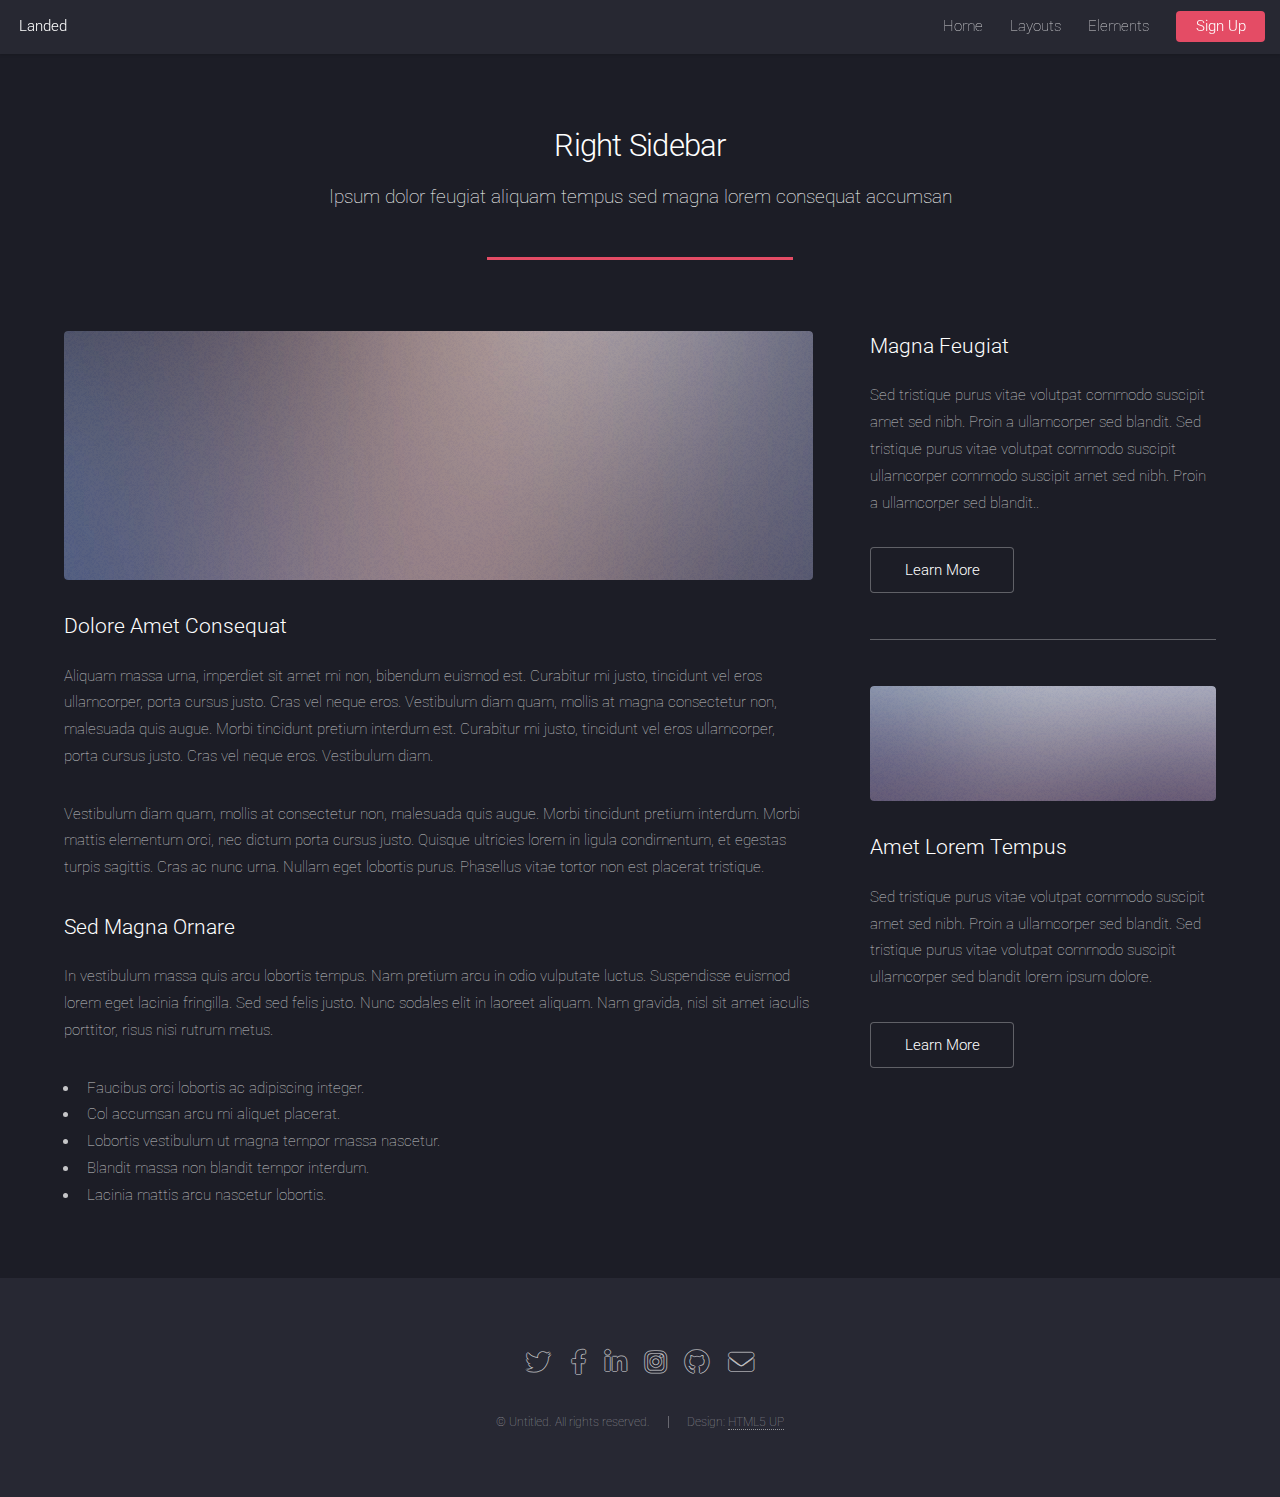
<file: right-sidebar.html>
<!DOCTYPE HTML>
<!--
	Landed by HTML5 UP
	html5up.net | @ajlkn
	Free for personal and commercial use under the CCA 3.0 license (html5up.net/license)
-->
<html>
	<head>
		<title>Right Sidebar - Landed by HTML5 UP</title>
		<meta charset="utf-8" />
		<meta name="viewport" content="width=device-width, initial-scale=1, user-scalable=no" />
		<link rel="stylesheet" href="assets/css/main.css" />
		<noscript><link rel="stylesheet" href="assets/css/noscript.css" /></noscript>
	</head>
	<body class="is-preload">
		<div id="page-wrapper">

			<!-- Header -->
				<header id="header">
					<h1 id="logo"><a href="index.html">Landed</a></h1>
					<nav id="nav">
						<ul>
							<li><a href="index.html">Home</a></li>
							<li>
								<a href="#">Layouts</a>
								<ul>
									<li><a href="left-sidebar.html">Left Sidebar</a></li>
									<li><a href="right-sidebar.html">Right Sidebar</a></li>
									<li><a href="no-sidebar.html">No Sidebar</a></li>
									<li>
										<a href="#">Submenu</a>
										<ul>
											<li><a href="#">Option 1</a></li>
											<li><a href="#">Option 2</a></li>
											<li><a href="#">Option 3</a></li>
											<li><a href="#">Option 4</a></li>
										</ul>
									</li>
								</ul>
							</li>
							<li><a href="elements.html">Elements</a></li>
							<li><a href="#" class="button primary">Sign Up</a></li>
						</ul>
					</nav>
				</header>

			<!-- Main -->
				<div id="main" class="wrapper style1">
					<div class="container">
						<header class="major">
							<h2>Right Sidebar</h2>
							<p>Ipsum dolor feugiat aliquam tempus sed magna lorem consequat accumsan</p>
						</header>
						<div class="row gtr-150">
							<div class="col-8 col-12-medium">

								<!-- Content -->
									<section id="content">
										<a href="#" class="image fit"><img src="images/pic06.jpg" alt="" /></a>
										<h3>Dolore Amet Consequat</h3>
										<p>Aliquam massa urna, imperdiet sit amet mi non, bibendum euismod est. Curabitur mi justo, tincidunt vel eros ullamcorper, porta cursus justo. Cras vel neque eros. Vestibulum diam quam, mollis at magna consectetur non, malesuada quis augue. Morbi tincidunt pretium interdum est. Curabitur mi justo, tincidunt vel eros ullamcorper, porta cursus justo. Cras vel neque eros. Vestibulum diam.</p>
										<p>Vestibulum diam quam, mollis at consectetur non, malesuada quis augue. Morbi tincidunt pretium interdum. Morbi mattis elementum orci, nec dictum porta cursus justo. Quisque ultricies lorem in ligula condimentum, et egestas turpis sagittis. Cras ac nunc urna. Nullam eget lobortis purus. Phasellus vitae tortor non est placerat tristique.</p>
										<h3>Sed Magna Ornare</h3>
										<p>In vestibulum massa quis arcu lobortis tempus. Nam pretium arcu in odio vulputate luctus. Suspendisse euismod lorem eget lacinia fringilla. Sed sed felis justo. Nunc sodales elit in laoreet aliquam. Nam gravida, nisl sit amet iaculis porttitor, risus nisi rutrum metus.</p>
										<ul>
											<li>Faucibus orci lobortis ac adipiscing integer.</li>
											<li>Col accumsan arcu mi aliquet placerat.</li>
											<li>Lobortis vestibulum ut magna tempor massa nascetur.</li>
											<li>Blandit massa non blandit tempor interdum.</li>
											<li>Lacinia mattis arcu nascetur lobortis.</li>
										</ul>
									</section>

							</div>
							<div class="col-4 col-12-medium">

								<!-- Sidebar -->
									<section id="sidebar">
										<section>
											<h3>Magna Feugiat</h3>
											<p>Sed tristique purus vitae volutpat commodo suscipit amet sed nibh. Proin a ullamcorper sed blandit. Sed tristique purus vitae volutpat commodo suscipit ullamcorper commodo suscipit amet sed nibh. Proin a ullamcorper sed blandit..</p>
											<footer>
												<ul class="actions">
													<li><a href="#" class="button">Learn More</a></li>
												</ul>
											</footer>
										</section>
										<hr />
										<section>
											<a href="#" class="image fit"><img src="images/pic07.jpg" alt="" /></a>
											<h3>Amet Lorem Tempus</h3>
											<p>Sed tristique purus vitae volutpat commodo suscipit amet sed nibh. Proin a ullamcorper sed blandit. Sed tristique purus vitae volutpat commodo suscipit ullamcorper sed blandit lorem ipsum dolore.</p>
											<footer>
												<ul class="actions">
													<li><a href="#" class="button">Learn More</a></li>
												</ul>
											</footer>
										</section>
									</section>

							</div>
						</div>
					</div>
				</div>

			<!-- Footer -->
				<footer id="footer">
					<ul class="icons">
						<li><a href="#" class="icon brands alt fa-twitter"><span class="label">Twitter</span></a></li>
						<li><a href="#" class="icon brands alt fa-facebook-f"><span class="label">Facebook</span></a></li>
						<li><a href="#" class="icon brands alt fa-linkedin-in"><span class="label">LinkedIn</span></a></li>
						<li><a href="#" class="icon brands alt fa-instagram"><span class="label">Instagram</span></a></li>
						<li><a href="#" class="icon brands alt fa-github"><span class="label">GitHub</span></a></li>
						<li><a href="#" class="icon solid alt fa-envelope"><span class="label">Email</span></a></li>
					</ul>
					<ul class="copyright">
						<li>&copy; Untitled. All rights reserved.</li><li>Design: <a href="http://html5up.net">HTML5 UP</a></li>
					</ul>
				</footer>

		</div>

		<!-- Scripts -->
			<script src="assets/js/jquery.min.js"></script>
			<script src="assets/js/jquery.scrolly.min.js"></script>
			<script src="assets/js/jquery.dropotron.min.js"></script>
			<script src="assets/js/jquery.scrollex.min.js"></script>
			<script src="assets/js/browser.min.js"></script>
			<script src="assets/js/breakpoints.min.js"></script>
			<script src="assets/js/util.js"></script>
			<script src="assets/js/main.js"></script>

	</body>
</html>
</file>
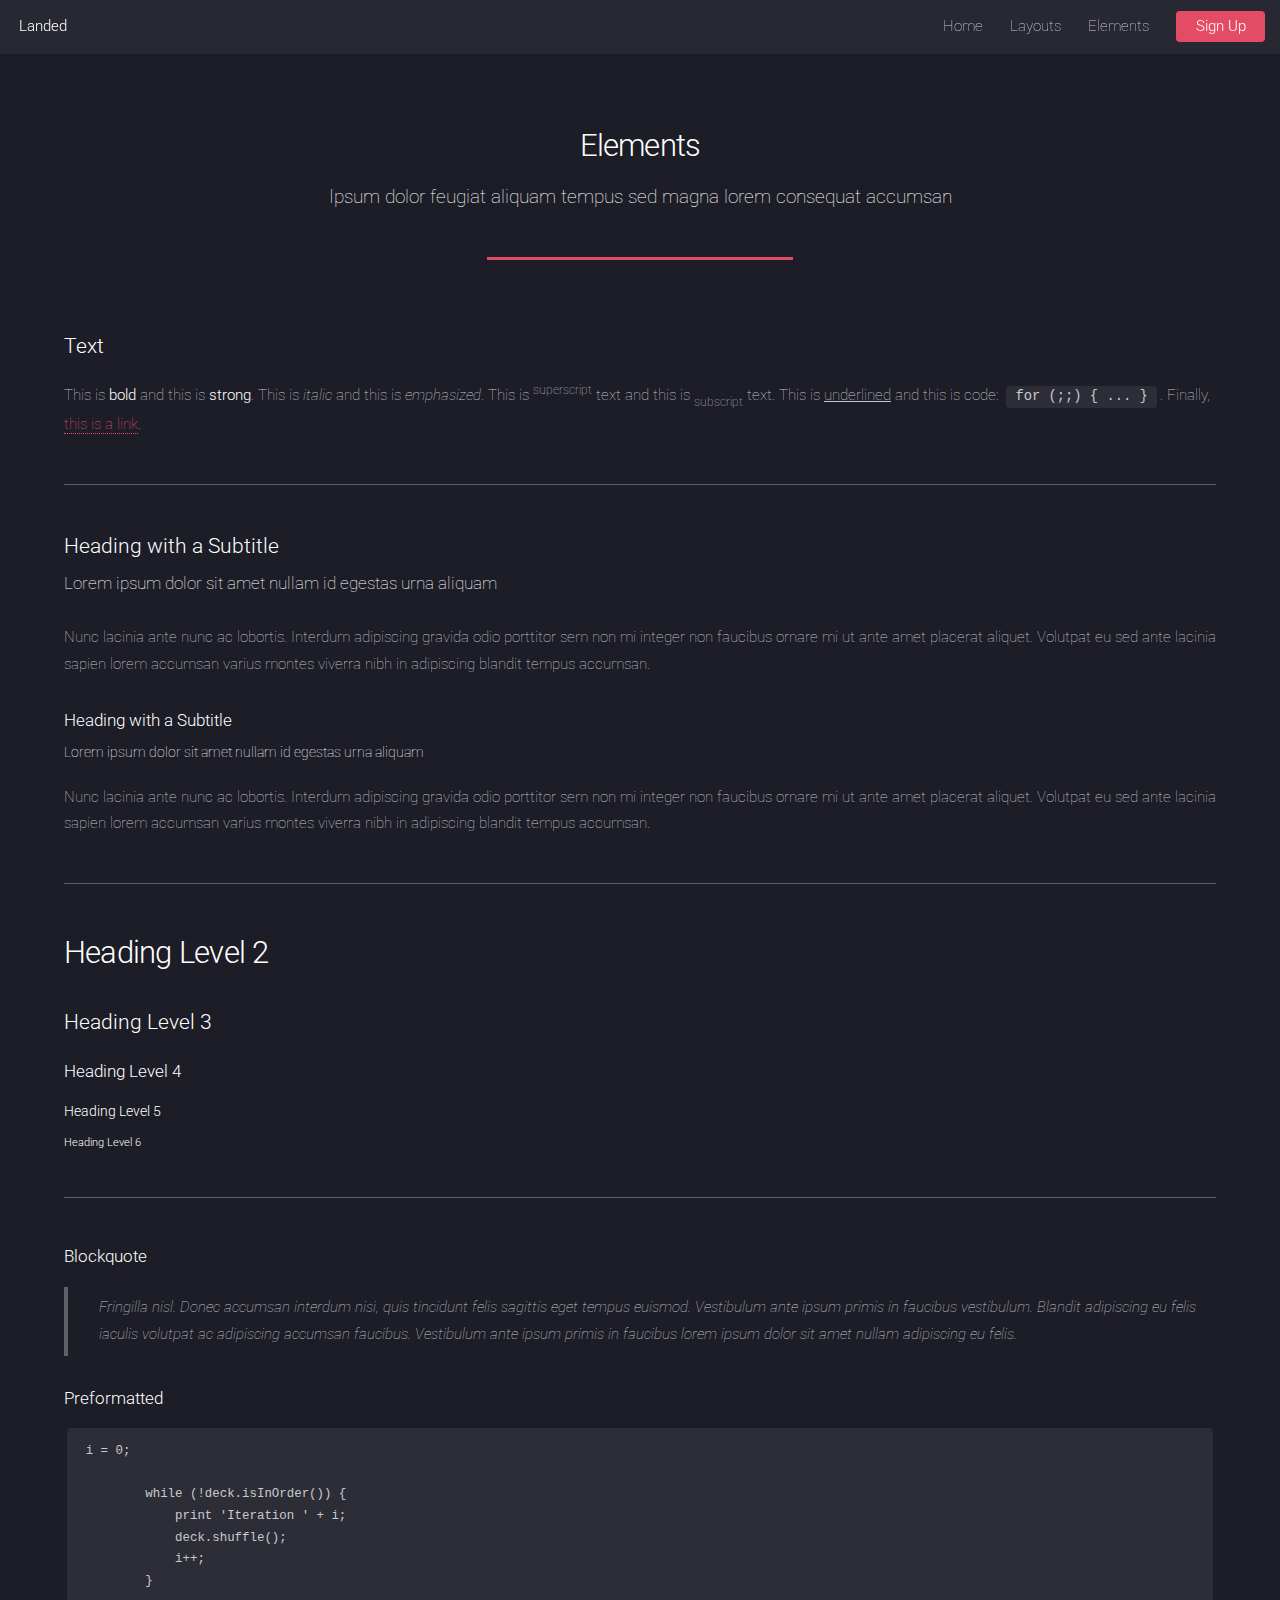
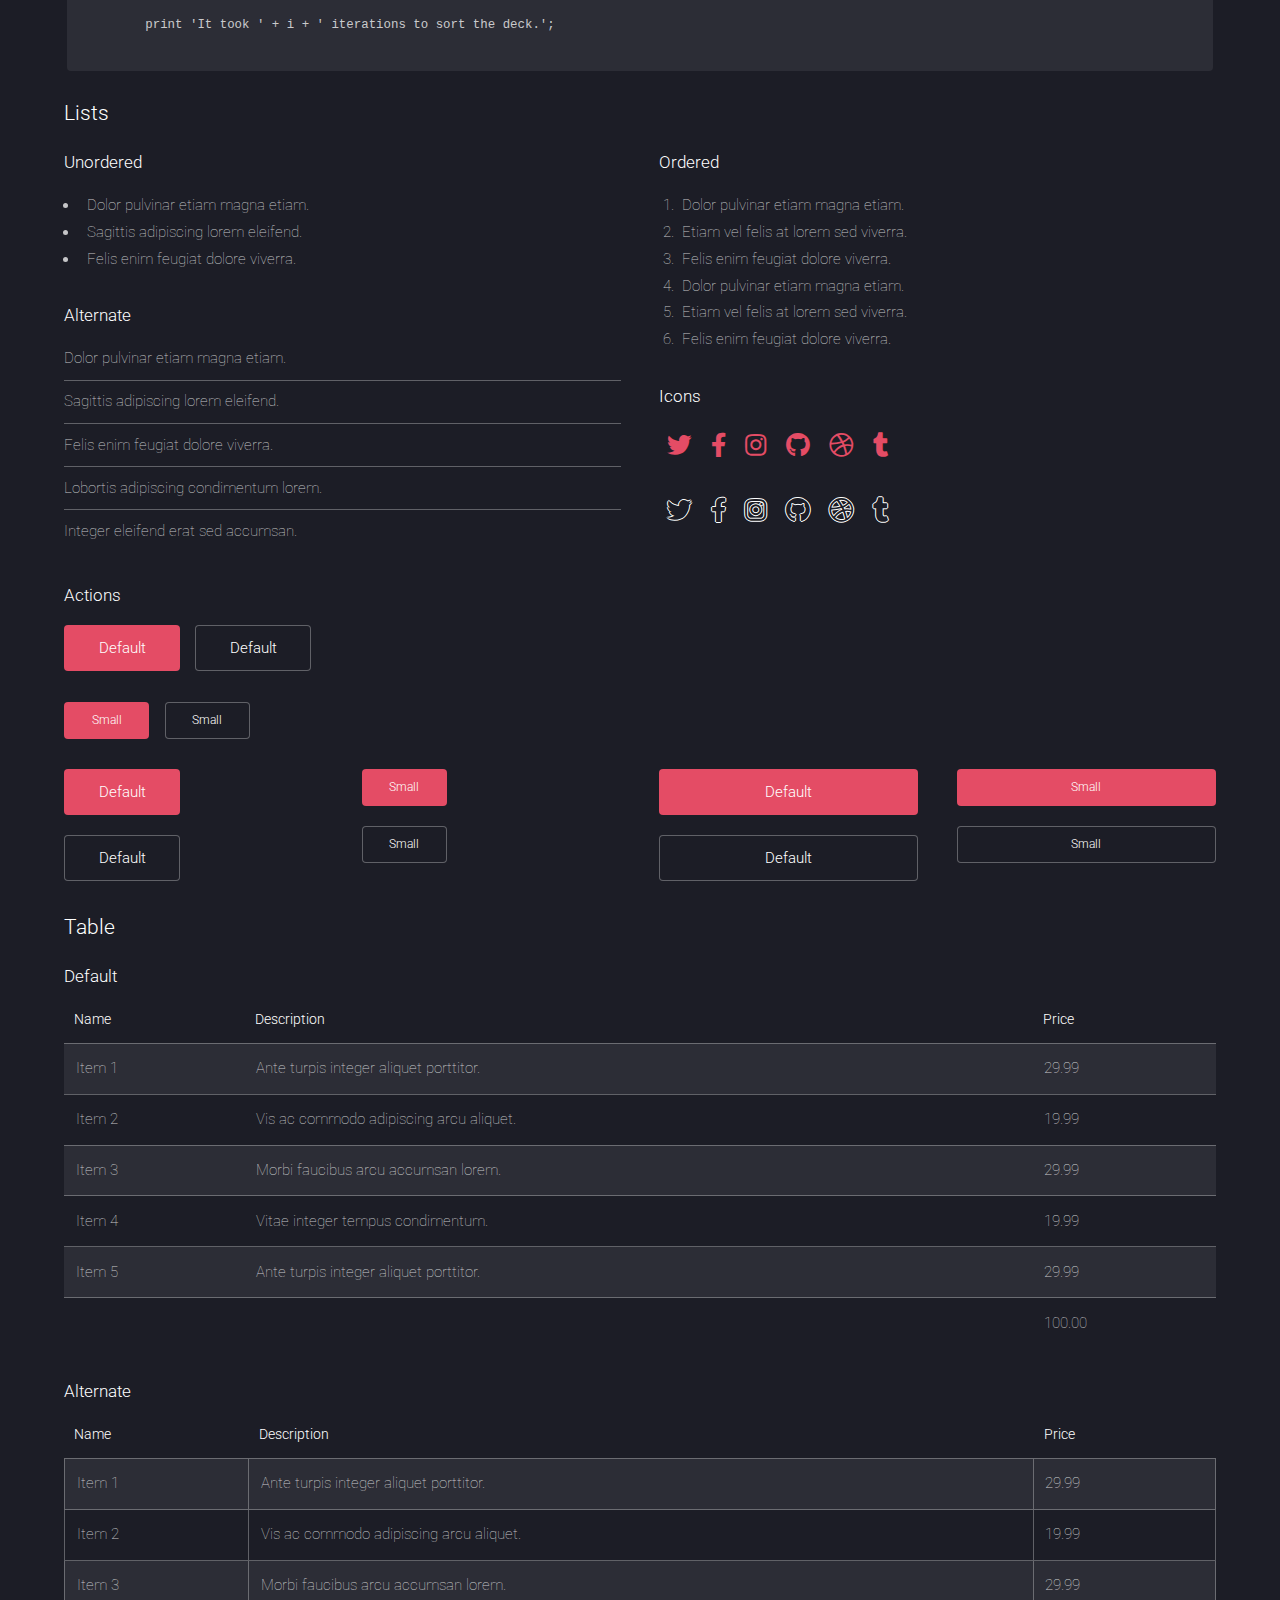
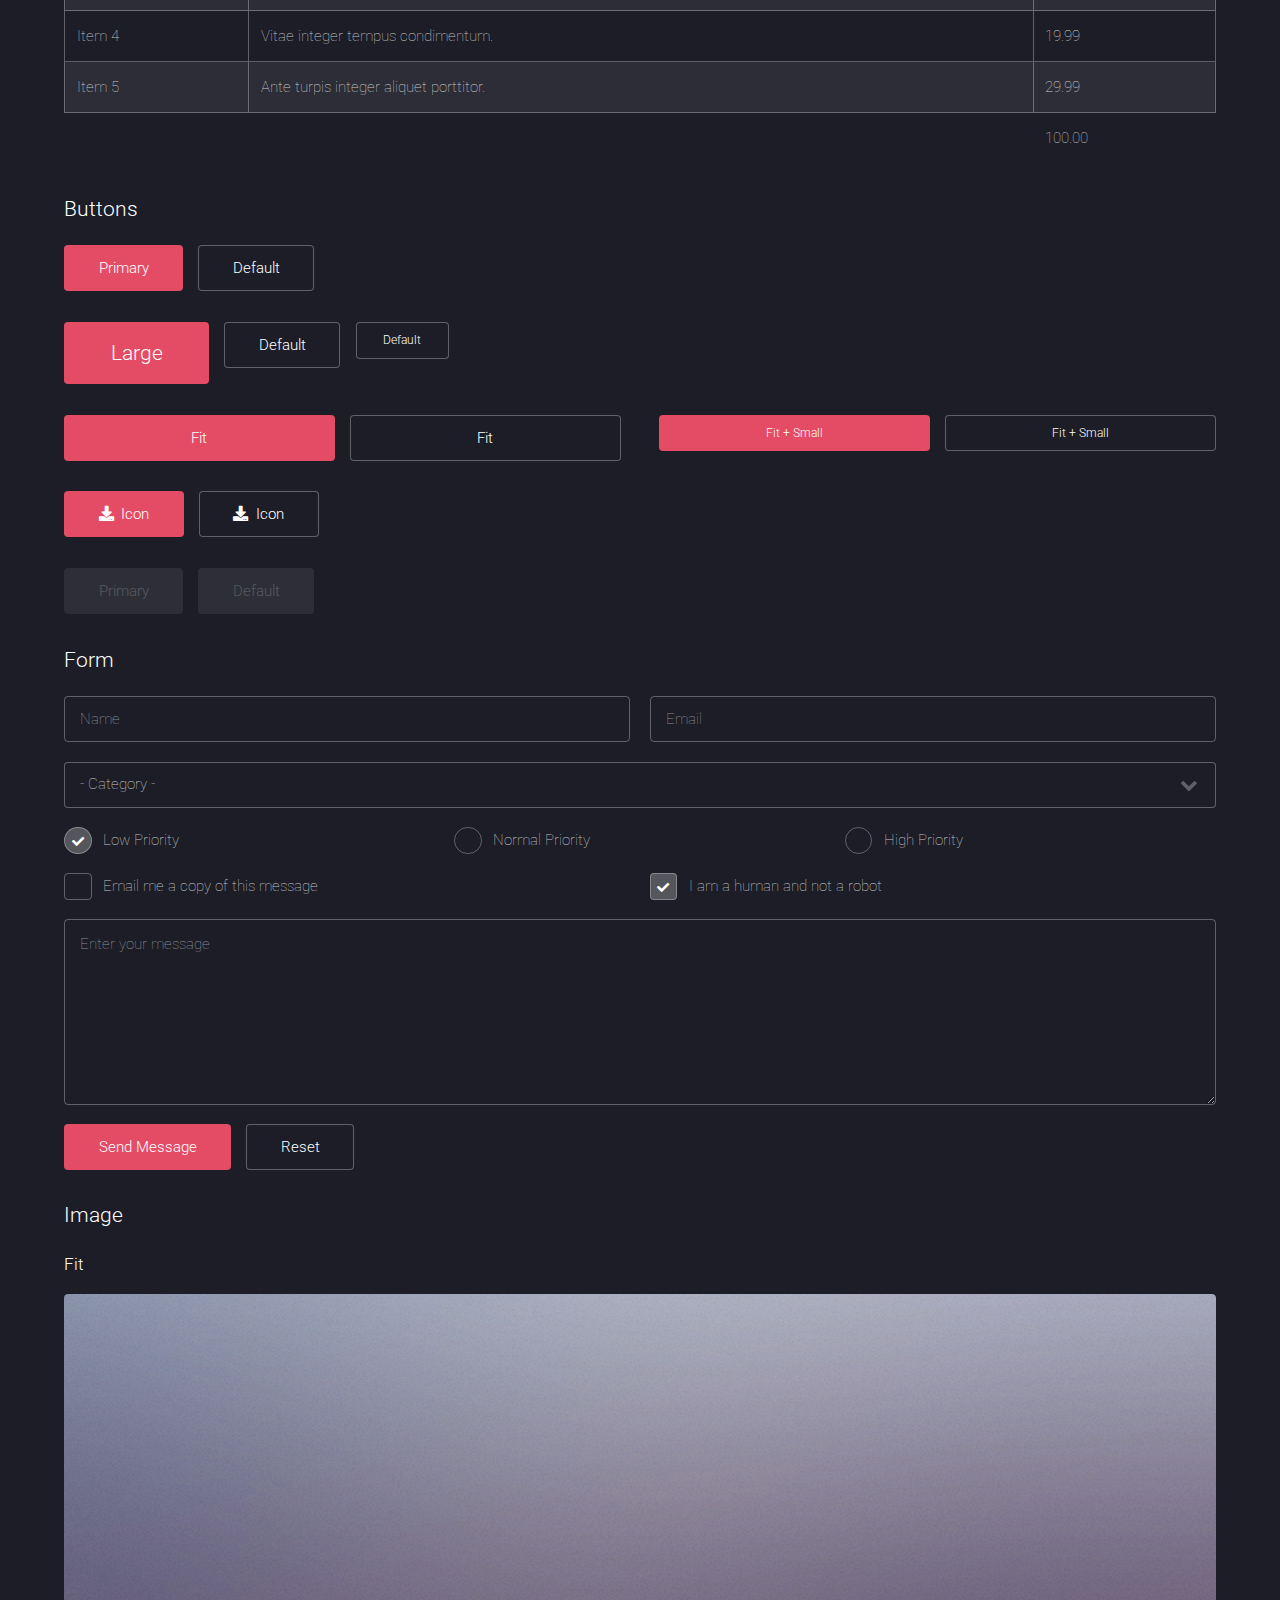
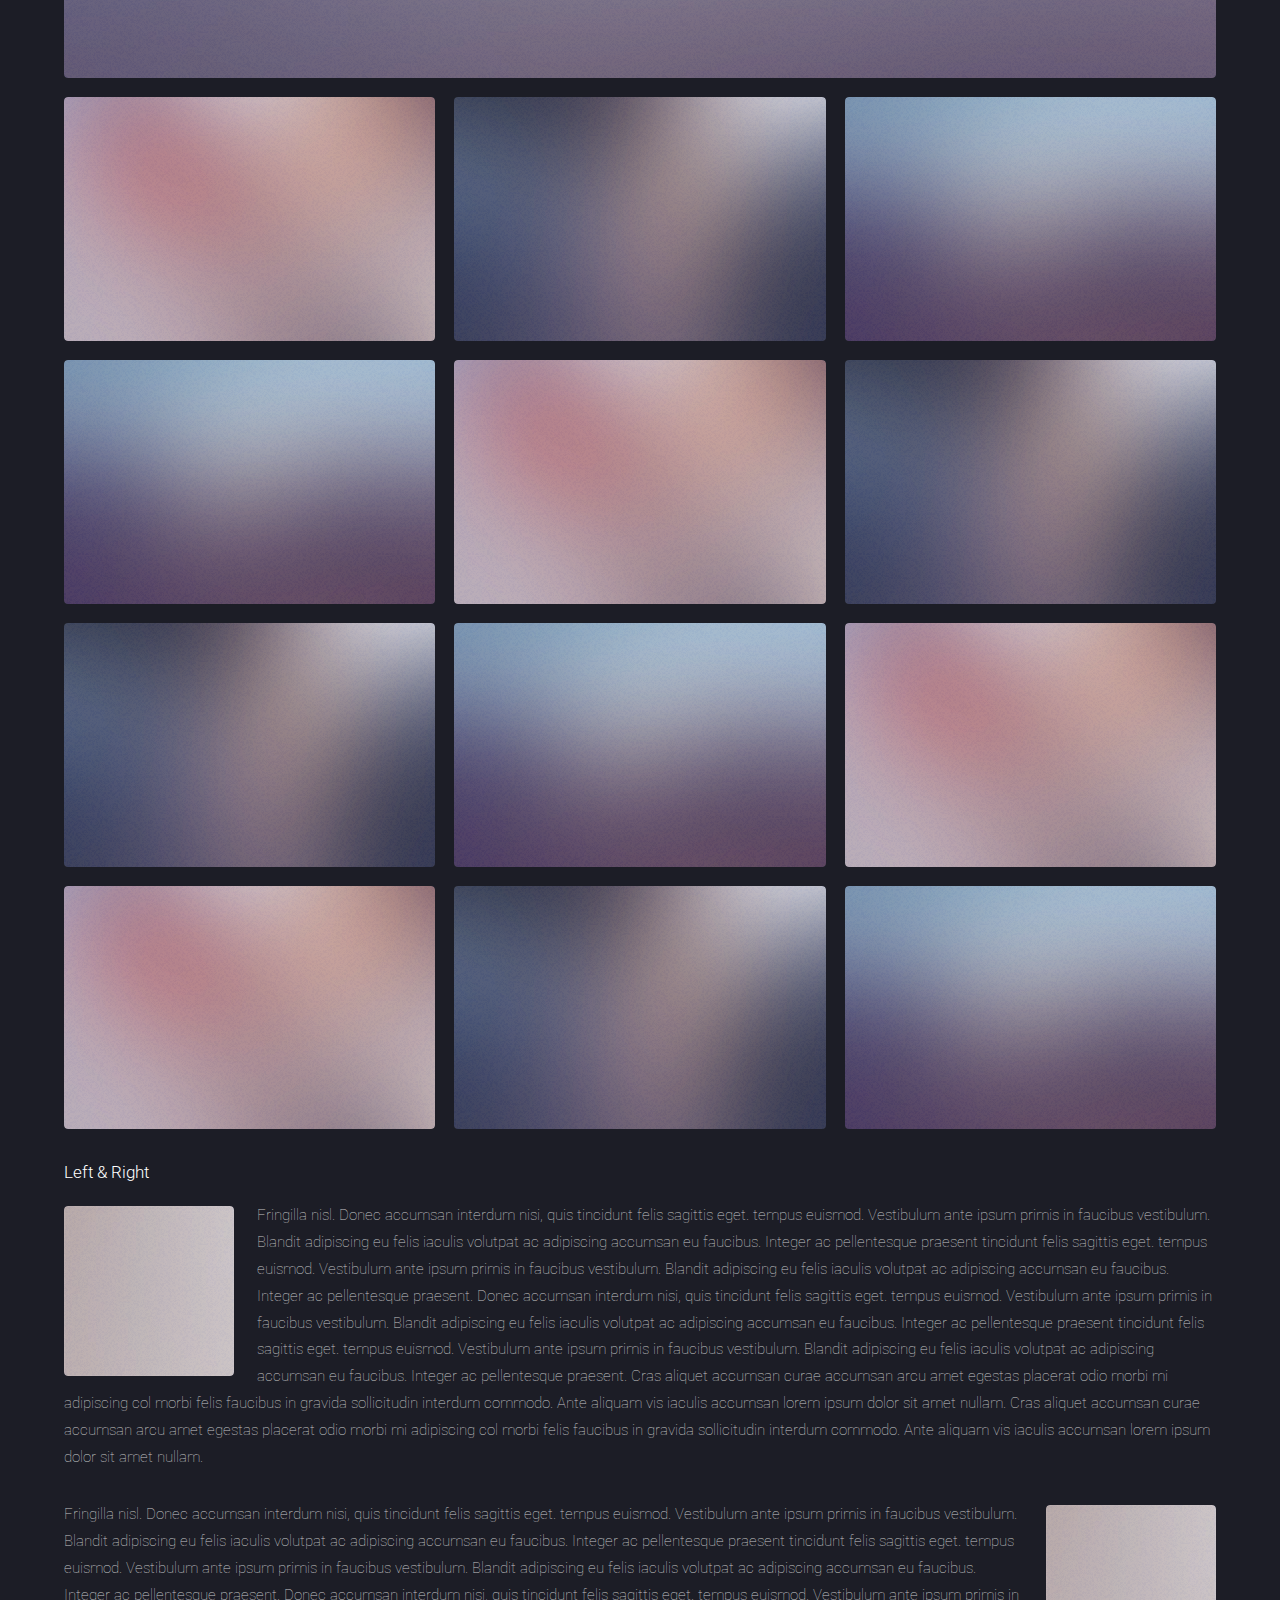
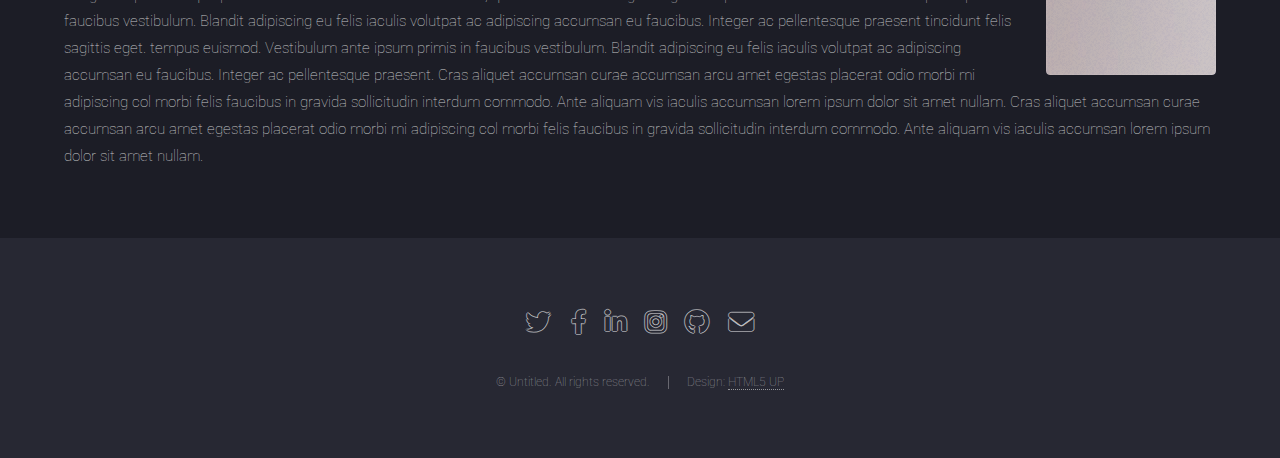
<file: html5up-landed/elements.html>
<!DOCTYPE HTML>
<!--
	Landed by HTML5 UP
	html5up.net | @ajlkn
	Free for personal and commercial use under the CCA 3.0 license (html5up.net/license)
-->
<html>
	<head>
		<title>Elements - Landed by HTML5 UP</title>
		<meta charset="utf-8" />
		<meta name="viewport" content="width=device-width, initial-scale=1, user-scalable=no" />
		<link rel="stylesheet" href="assets/css/main.css" />
		<noscript><link rel="stylesheet" href="assets/css/noscript.css" /></noscript>
	</head>
	<body class="is-preload">
		<div id="page-wrapper">

			<!-- Header -->
				<header id="header">
					<h1 id="logo"><a href="index.html">Landed</a></h1>
					<nav id="nav">
						<ul>
							<li><a href="index.html">Home</a></li>
							<li>
								<a href="#">Layouts</a>
								<ul>
									<li><a href="left-sidebar.html">Left Sidebar</a></li>
									<li><a href="right-sidebar.html">Right Sidebar</a></li>
									<li><a href="no-sidebar.html">No Sidebar</a></li>
									<li>
										<a href="#">Submenu</a>
										<ul>
											<li><a href="#">Option 1</a></li>
											<li><a href="#">Option 2</a></li>
											<li><a href="#">Option 3</a></li>
											<li><a href="#">Option 4</a></li>
										</ul>
									</li>
								</ul>
							</li>
							<li><a href="elements.html">Elements</a></li>
							<li><a href="#" class="button primary">Sign Up</a></li>
						</ul>
					</nav>
				</header>

			<!-- Main -->
				<div id="main" class="wrapper style1">
					<div class="container">
						<header class="major">
							<h2>Elements</h2>
							<p>Ipsum dolor feugiat aliquam tempus sed magna lorem consequat accumsan</p>
						</header>

						<!-- Text -->
							<section>
								<h3>Text</h3>
								<p>This is <b>bold</b> and this is <strong>strong</strong>. This is <i>italic</i> and this is <em>emphasized</em>.
								This is <sup>superscript</sup> text and this is <sub>subscript</sub> text.
								This is <u>underlined</u> and this is code: <code>for (;;) { ... }</code>. Finally, <a href="#">this is a link</a>.</p>

								<hr />

								<header>
									<h3>Heading with a Subtitle</h3>
									<p>Lorem ipsum dolor sit amet nullam id egestas urna aliquam</p>
								</header>
								<p>Nunc lacinia ante nunc ac lobortis. Interdum adipiscing gravida odio porttitor sem non mi integer non faucibus ornare mi ut ante amet placerat aliquet. Volutpat eu sed ante lacinia sapien lorem accumsan varius montes viverra nibh in adipiscing blandit tempus accumsan.</p>
								<header>
									<h4>Heading with a Subtitle</h4>
									<p>Lorem ipsum dolor sit amet nullam id egestas urna aliquam</p>
								</header>
								<p>Nunc lacinia ante nunc ac lobortis. Interdum adipiscing gravida odio porttitor sem non mi integer non faucibus ornare mi ut ante amet placerat aliquet. Volutpat eu sed ante lacinia sapien lorem accumsan varius montes viverra nibh in adipiscing blandit tempus accumsan.</p>

								<hr />

								<h2>Heading Level 2</h2>
								<h3>Heading Level 3</h3>
								<h4>Heading Level 4</h4>
								<h5>Heading Level 5</h5>
								<h6>Heading Level 6</h6>

								<hr />

								<h4>Blockquote</h4>
								<blockquote>Fringilla nisl. Donec accumsan interdum nisi, quis tincidunt felis sagittis eget tempus euismod. Vestibulum ante ipsum primis in faucibus vestibulum. Blandit adipiscing eu felis iaculis volutpat ac adipiscing accumsan faucibus. Vestibulum ante ipsum primis in faucibus lorem ipsum dolor sit amet nullam adipiscing eu felis.</blockquote>

								<h4>Preformatted</h4>
								<pre><code>i = 0;

	while (!deck.isInOrder()) {
	    print 'Iteration ' + i;
	    deck.shuffle();
	    i++;
	}

	print 'It took ' + i + ' iterations to sort the deck.';
	</code></pre>
							</section>

						<!-- Lists -->
							<section>
								<h3>Lists</h3>
								<div class="row">
									<div class="col-6 col-12-xsmall">

										<h4>Unordered</h4>
										<ul>
											<li>Dolor pulvinar etiam magna etiam.</li>
											<li>Sagittis adipiscing lorem eleifend.</li>
											<li>Felis enim feugiat dolore viverra.</li>
										</ul>

										<h4>Alternate</h4>
										<ul class="alt">
											<li>Dolor pulvinar etiam magna etiam.</li>
											<li>Sagittis adipiscing lorem eleifend.</li>
											<li>Felis enim feugiat dolore viverra.</li>
											<li>Lobortis adipiscing condimentum lorem.</li>
											<li>Integer eleifend erat sed accumsan.</li>
										</ul>

									</div>
									<div class="col-6 col-12-xsmall">

										<h4>Ordered</h4>
										<ol>
											<li>Dolor pulvinar etiam magna etiam.</li>
											<li>Etiam vel felis at lorem sed viverra.</li>
											<li>Felis enim feugiat dolore viverra.</li>
											<li>Dolor pulvinar etiam magna etiam.</li>
											<li>Etiam vel felis at lorem sed viverra.</li>
											<li>Felis enim feugiat dolore viverra.</li>
										</ol>

										<h4>Icons</h4>
										<ul class="icons">
											<li><a href="#" class="icon brands fa-twitter"><span class="label">Twitter</span></a></li>
											<li><a href="#" class="icon brands fa-facebook-f"><span class="label">Facebook</span></a></li>
											<li><a href="#" class="icon brands fa-instagram"><span class="label">Instagram</span></a></li>
											<li><a href="#" class="icon brands fa-github"><span class="label">Github</span></a></li>
											<li><a href="#" class="icon brands fa-dribbble"><span class="label">Dribbble</span></a></li>
											<li><a href="#" class="icon brands fa-tumblr"><span class="label">Tumblr</span></a></li>
										</ul>
										<ul class="icons">
											<li><a href="#" class="icon brands alt fa-twitter"><span class="label">Twitter</span></a></li>
											<li><a href="#" class="icon brands alt fa-facebook-f"><span class="label">Facebook</span></a></li>
											<li><a href="#" class="icon brands alt fa-instagram"><span class="label">Instagram</span></a></li>
											<li><a href="#" class="icon brands alt fa-github"><span class="label">Github</span></a></li>
											<li><a href="#" class="icon brands alt fa-dribbble"><span class="label">Dribbble</span></a></li>
											<li><a href="#" class="icon brands alt fa-tumblr"><span class="label">Tumblr</span></a></li>
										</ul>

									</div>
								</div>

								<h4>Actions</h4>
								<ul class="actions">
									<li><a href="#" class="button primary">Default</a></li>
									<li><a href="#" class="button">Default</a></li>
								</ul>
								<ul class="actions small">
									<li><a href="#" class="button primary small">Small</a></li>
									<li><a href="#" class="button small">Small</a></li>
								</ul>
								<div class="row">
									<div class="col-3 col-6-medium col-12-xsmall">
										<ul class="actions stacked">
											<li><a href="#" class="button primary">Default</a></li>
											<li><a href="#" class="button">Default</a></li>
										</ul>
									</div>
									<div class="col-3 col-6-medium col-12-xsmall">
										<ul class="actions stacked">
											<li><a href="#" class="button primary small">Small</a></li>
											<li><a href="#" class="button small">Small</a></li>
										</ul>
									</div>
									<div class="col-3 col-6-medium col-12-xsmall">
										<ul class="actions stacked">
											<li><a href="#" class="button primary fit">Default</a></li>
											<li><a href="#" class="button fit">Default</a></li>
										</ul>
									</div>
									<div class="col-3 col-6-medium col-12-xsmall">
										<ul class="actions stacked">
											<li><a href="#" class="button primary small fit">Small</a></li>
											<li><a href="#" class="button small fit">Small</a></li>
										</ul>
									</div>
								</div>
							</section>

						<!-- Table -->
							<section>
								<h3>Table</h3>
								<h4>Default</h4>
								<div class="table-wrapper">
									<table>
										<thead>
											<tr>
												<th>Name</th>
												<th>Description</th>
												<th>Price</th>
											</tr>
										</thead>
										<tbody>
											<tr>
												<td>Item 1</td>
												<td>Ante turpis integer aliquet porttitor.</td>
												<td>29.99</td>
											</tr>
											<tr>
												<td>Item 2</td>
												<td>Vis ac commodo adipiscing arcu aliquet.</td>
												<td>19.99</td>
											</tr>
											<tr>
												<td>Item 3</td>
												<td> Morbi faucibus arcu accumsan lorem.</td>
												<td>29.99</td>
											</tr>
											<tr>
												<td>Item 4</td>
												<td>Vitae integer tempus condimentum.</td>
												<td>19.99</td>
											</tr>
											<tr>
												<td>Item 5</td>
												<td>Ante turpis integer aliquet porttitor.</td>
												<td>29.99</td>
											</tr>
										</tbody>
										<tfoot>
											<tr>
												<td colspan="2"></td>
												<td>100.00</td>
											</tr>
										</tfoot>
									</table>
								</div>
								<h4>Alternate</h4>
								<div class="table-wrapper">
									<table class="alt">
										<thead>
											<tr>
												<th>Name</th>
												<th>Description</th>
												<th>Price</th>
											</tr>
										</thead>
										<tbody>
											<tr>
												<td>Item 1</td>
												<td>Ante turpis integer aliquet porttitor.</td>
												<td>29.99</td>
											</tr>
											<tr>
												<td>Item 2</td>
												<td>Vis ac commodo adipiscing arcu aliquet.</td>
												<td>19.99</td>
											</tr>
											<tr>
												<td>Item 3</td>
												<td> Morbi faucibus arcu accumsan lorem.</td>
												<td>29.99</td>
											</tr>
											<tr>
												<td>Item 4</td>
												<td>Vitae integer tempus condimentum.</td>
												<td>19.99</td>
											</tr>
											<tr>
												<td>Item 5</td>
												<td>Ante turpis integer aliquet porttitor.</td>
												<td>29.99</td>
											</tr>
										</tbody>
										<tfoot>
											<tr>
												<td colspan="2"></td>
												<td>100.00</td>
											</tr>
										</tfoot>
									</table>
								</div>
							</section>

						<!-- Buttons -->
							<section>
								<h3>Buttons</h3>
								<ul class="actions">
									<li><a href="#" class="button primary">Primary</a></li>
									<li><a href="#" class="button">Default</a></li>
								</ul>
								<ul class="actions">
									<li><a href="#" class="button primary large">Large</a></li>
									<li><a href="#" class="button">Default</a></li>
									<li><a href="#" class="button small">Default</a></li>
								</ul>
								<div class="row">
									<div class="col-6 col-12-xsmall">
										<ul class="actions fit">
											<li><a href="#" class="button primary fit">Fit</a></li>
											<li><a href="#" class="button fit">Fit</a></li>
										</ul>
									</div>
									<div class="col-6 col-12-xsmall">
										<ul class="actions fit small">
											<li><a href="#" class="button primary fit small">Fit + Small</a></li>
											<li><a href="#" class="button fit small">Fit + Small</a></li>
										</ul>
									</div>
								</div>
								<ul class="actions">
									<li><a href="#" class="button primary icon solid fa-download">Icon</a></li>
									<li><a href="#" class="button icon solid fa-download">Icon</a></li>
								</ul>
								<ul class="actions">
									<li><span class="button primary disabled">Primary</span></li>
									<li><span class="button disabled">Default</span></li>
								</ul>
							</section>

						<!-- Form -->
							<section>
								<h3>Form</h3>
								<form method="post" action="#">
									<div class="row gtr-uniform gtr-50">
										<div class="col-6 col-12-xsmall">
											<input type="text" name="name" id="name" value="" placeholder="Name" />
										</div>
										<div class="col-6 col-12-xsmall">
											<input type="email" name="email" id="email" value="" placeholder="Email" />
										</div>
										<div class="col-12">
											<select name="category" id="category">
												<option value="">- Category -</option>
												<option value="1">Manufacturing</option>
												<option value="1">Shipping</option>
												<option value="1">Administration</option>
												<option value="1">Human Resources</option>
											</select>
										</div>
										<div class="col-4 col-12-medium">
											<input type="radio" id="priority-low" name="priority" checked>
											<label for="priority-low">Low Priority</label>
										</div>
										<div class="col-4 col-12-medium">
											<input type="radio" id="priority-normal" name="priority">
											<label for="priority-normal">Normal Priority</label>
										</div>
										<div class="col-4 col-12-medium">
											<input type="radio" id="priority-high" name="priority">
											<label for="priority-high">High Priority</label>
										</div>
										<div class="col-6 col-12-medium">
											<input type="checkbox" id="copy" name="copy">
											<label for="copy">Email me a copy of this message</label>
										</div>
										<div class="col-6 col-12-medium">
											<input type="checkbox" id="human" name="human" checked>
											<label for="human">I am a human and not a robot</label>
										</div>
										<div class="col-12">
											<textarea name="message" id="message" placeholder="Enter your message" rows="6"></textarea>
										</div>
										<div class="col-12">
											<ul class="actions">
												<li><input type="submit" value="Send Message" class="primary" /></li>
												<li><input type="reset" value="Reset" /></li>
											</ul>
										</div>
									</div>
								</form>
							</section>

						<!-- Image -->
							<section>
								<h3>Image</h3>
								<h4>Fit</h4>
								<div class="box alt">
									<div class="row gtr-50 gtr-uniform">
										<div class="col-12"><span class="image fit"><img src="images/pic07.jpg" alt="" /></span></div>
										<div class="col-4 col-6-xsmall"><span class="image fit"><img src="images/pic02.jpg" alt="" /></span></div>
										<div class="col-4 col-6-xsmall"><span class="image fit"><img src="images/pic03.jpg" alt="" /></span></div>
										<div class="col-4 col-6-xsmall"><span class="image fit"><img src="images/pic04.jpg" alt="" /></span></div>
										<div class="col-4 col-6-xsmall"><span class="image fit"><img src="images/pic04.jpg" alt="" /></span></div>
										<div class="col-4 col-6-xsmall"><span class="image fit"><img src="images/pic02.jpg" alt="" /></span></div>
										<div class="col-4 col-6-xsmall"><span class="image fit"><img src="images/pic03.jpg" alt="" /></span></div>
										<div class="col-4 col-6-xsmall"><span class="image fit"><img src="images/pic03.jpg" alt="" /></span></div>
										<div class="col-4 col-6-xsmall"><span class="image fit"><img src="images/pic04.jpg" alt="" /></span></div>
										<div class="col-4 col-6-xsmall"><span class="image fit"><img src="images/pic02.jpg" alt="" /></span></div>
										<div class="col-4 col-6-xsmall"><span class="image fit"><img src="images/pic02.jpg" alt="" /></span></div>
										<div class="col-4 col-6-xsmall"><span class="image fit"><img src="images/pic03.jpg" alt="" /></span></div>
										<div class="col-4 col-6-xsmall"><span class="image fit"><img src="images/pic04.jpg" alt="" /></span></div>
									</div>
								</div>

								<h4>Left &amp; Right</h4>
								<p><span class="image left"><img src="images/pic08.jpg" alt="" /></span>Fringilla nisl. Donec accumsan interdum nisi, quis tincidunt felis sagittis eget. tempus euismod. Vestibulum ante ipsum primis in faucibus vestibulum. Blandit adipiscing eu felis iaculis volutpat ac adipiscing accumsan eu faucibus. Integer ac pellentesque praesent tincidunt felis sagittis eget. tempus euismod. Vestibulum ante ipsum primis in faucibus vestibulum. Blandit adipiscing eu felis iaculis volutpat ac adipiscing accumsan eu faucibus. Integer ac pellentesque praesent. Donec accumsan interdum nisi, quis tincidunt felis sagittis eget. tempus euismod. Vestibulum ante ipsum primis in faucibus vestibulum. Blandit adipiscing eu felis iaculis volutpat ac adipiscing accumsan eu faucibus. Integer ac pellentesque praesent tincidunt felis sagittis eget. tempus euismod. Vestibulum ante ipsum primis in faucibus vestibulum. Blandit adipiscing eu felis iaculis volutpat ac adipiscing accumsan eu faucibus. Integer ac pellentesque praesent. Cras aliquet accumsan curae accumsan arcu amet egestas placerat odio morbi mi adipiscing col morbi felis faucibus in gravida sollicitudin interdum commodo. Ante aliquam vis iaculis accumsan lorem ipsum dolor sit amet nullam. Cras aliquet accumsan curae accumsan arcu amet egestas placerat odio morbi mi adipiscing col morbi felis faucibus in gravida sollicitudin interdum commodo. Ante aliquam vis iaculis accumsan lorem ipsum dolor sit amet nullam.</p>
								<p><span class="image right"><img src="images/pic08.jpg" alt="" /></span>Fringilla nisl. Donec accumsan interdum nisi, quis tincidunt felis sagittis eget. tempus euismod. Vestibulum ante ipsum primis in faucibus vestibulum. Blandit adipiscing eu felis iaculis volutpat ac adipiscing accumsan eu faucibus. Integer ac pellentesque praesent tincidunt felis sagittis eget. tempus euismod. Vestibulum ante ipsum primis in faucibus vestibulum. Blandit adipiscing eu felis iaculis volutpat ac adipiscing accumsan eu faucibus. Integer ac pellentesque praesent. Donec accumsan interdum nisi, quis tincidunt felis sagittis eget. tempus euismod. Vestibulum ante ipsum primis in faucibus vestibulum. Blandit adipiscing eu felis iaculis volutpat ac adipiscing accumsan eu faucibus. Integer ac pellentesque praesent tincidunt felis sagittis eget. tempus euismod. Vestibulum ante ipsum primis in faucibus vestibulum. Blandit adipiscing eu felis iaculis volutpat ac adipiscing accumsan eu faucibus. Integer ac pellentesque praesent. Cras aliquet accumsan curae accumsan arcu amet egestas placerat odio morbi mi adipiscing col morbi felis faucibus in gravida sollicitudin interdum commodo. Ante aliquam vis iaculis accumsan lorem ipsum dolor sit amet nullam. Cras aliquet accumsan curae accumsan arcu amet egestas placerat odio morbi mi adipiscing col morbi felis faucibus in gravida sollicitudin interdum commodo. Ante aliquam vis iaculis accumsan lorem ipsum dolor sit amet nullam.</p>
							</section>

					</div>
				</div>

			<!-- Footer -->
				<footer id="footer">
					<ul class="icons">
						<li><a href="#" class="icon brands alt fa-twitter"><span class="label">Twitter</span></a></li>
						<li><a href="#" class="icon brands alt fa-facebook-f"><span class="label">Facebook</span></a></li>
						<li><a href="#" class="icon brands alt fa-linkedin-in"><span class="label">LinkedIn</span></a></li>
						<li><a href="#" class="icon brands alt fa-instagram"><span class="label">Instagram</span></a></li>
						<li><a href="#" class="icon brands alt fa-github"><span class="label">GitHub</span></a></li>
						<li><a href="#" class="icon solid alt fa-envelope"><span class="label">Email</span></a></li>
					</ul>
					<ul class="copyright">
						<li>&copy; Untitled. All rights reserved.</li><li>Design: <a href="http://html5up.net">HTML5 UP</a></li>
					</ul>
				</footer>

		</div>

		<!-- Scripts -->
			<script src="assets/js/jquery.min.js"></script>
			<script src="assets/js/jquery.scrolly.min.js"></script>
			<script src="assets/js/jquery.dropotron.min.js"></script>
			<script src="assets/js/jquery.scrollex.min.js"></script>
			<script src="assets/js/browser.min.js"></script>
			<script src="assets/js/breakpoints.min.js"></script>
			<script src="assets/js/util.js"></script>
			<script src="assets/js/main.js"></script>

	</body>
</html>
</file>
<file: assets/css/noscript.css>
/*
	Landed by HTML5 UP
	html5up.net | @ajlkn
	Free for personal and commercial use under the CCA 3.0 license (html5up.net/license)
*/

/* Loader */

	body.landing.is-preload:before {
		display: none;
	}

	body.landing.is-preload:after {
		display: none;
	}
</file>
<file: html5up-landed/assets/css/noscript.css>
/*
	Landed by HTML5 UP
	html5up.net | @ajlkn
	Free for personal and commercial use under the CCA 3.0 license (html5up.net/license)
*/

/* Loader */

	body.landing.is-preload:before {
		display: none;
	}

	body.landing.is-preload:after {
		display: none;
	}
</file>
<file: assets/css/main.css>
@import url("fontawesome-all.min.css");
@import url("https://fonts.googleapis.com/css?family=Roboto:100,300,100italic,300italic");

/*
	Landed by HTML5 UP
	html5up.net | @ajlkn
	Free for personal and commercial use under the CCA 3.0 license (html5up.net/license)
*/

html, body, div, span, applet, object,
iframe, h1, h2, h3, h4, h5, h6, p, blockquote,
pre, a, abbr, acronym, address, big, cite,
code, del, dfn, em, img, ins, kbd, q, s, samp,
small, strike, strong, sub, sup, tt, var, b,
u, i, center, dl, dt, dd, ol, ul, li, fieldset,
form, label, legend, table, caption, tbody,
tfoot, thead, tr, th, td, article, aside,
canvas, details, embed, figure, figcaption,
footer, header, hgroup, menu, nav, output, ruby,
section, summary, time, mark, audio, video {
	margin: 0;
	padding: 0;
	border: 0;
	font-size: 100%;
	font: inherit;
	vertical-align: baseline;}

article, aside, details, figcaption, figure,
footer, header, hgroup, menu, nav, section {
	display: block;}

body {
	line-height: 1;
}

ol, ul {
	list-style: none;
}

blockquote, q {
	quotes: none;
}

	blockquote:before, blockquote:after, q:before, q:after {
		content: '';
		content: none;
	}

table {
	border-collapse: collapse;
	border-spacing: 0;
}

body {
	-webkit-text-size-adjust: none;
}

mark {
	background-color: transparent;
	color: inherit;
}

input::-moz-focus-inner {
	border: 0;
	padding: 0;
}

input, select, textarea {
	-moz-appearance: none;
	-webkit-appearance: none;
	-ms-appearance: none;
	appearance: none;
}

/* Basic */

	html {
		box-sizing: border-box;
	}

	*, *:before, *:after {
		box-sizing: inherit;
	}

	html, body {
		background: #1c1d26;
	}

	body.is-preload *, body.is-preload *:before, body.is-preload *:after {
		-moz-animation: none !important;
		-webkit-animation: none !important;
		-ms-animation: none !important;
		animation: none !important;
		-moz-transition: none !important;
		-webkit-transition: none !important;
		-ms-transition: none !important;
		transition: none !important;
	}

	body, input, select, textarea {
		color: rgba(255, 255, 255, 0.75);
		font-family: "Roboto", Helvetica, sans-serif;
		font-size: 15pt;
		font-weight: 100;
		line-height: 1.75em;
	}

	a {
		-moz-transition: border-color 0.2s ease-in-out, color 0.2s ease-in-out;
		-webkit-transition: border-color 0.2s ease-in-out, color 0.2s ease-in-out;
		-ms-transition: border-color 0.2s ease-in-out, color 0.2s ease-in-out;
		transition: border-color 0.2s ease-in-out, color 0.2s ease-in-out;
		border-bottom: dotted 1px;
		color: #e44c65;
		text-decoration: none;
	}

		a:hover {
			color: #e44c65 !important;
			border-bottom-color: transparent;
		}

	strong, b {
		color: #ffffff;
		font-weight: 300;
	}

	em, i {
		font-style: italic;
	}

	p {
		margin: 0 0 2em 0;
	}

	h1, h2, h3, h4, h5, h6 {
		color: #ffffff;
		font-weight: 300;
		line-height: 1em;
		margin: 0 0 1em 0;
	}

		h1 a, h2 a, h3 a, h4 a, h5 a, h6 a {
			color: inherit;
			border: 0;
		}

	h2 {
		font-size: 2em;
		line-height: 1.5em;
		letter-spacing: -0.025em;
	}

	h3 {
		font-size: 1.35em;
		line-height: 1.5em;
	}

	h4 {
		font-size: 1.1em;
		line-height: 1.5em;
	}

	h5 {
		font-size: 0.9em;
		line-height: 1.5em;
	}

	h6 {
		font-size: 0.7em;
		line-height: 1.5em;
	}

	sub {
		font-size: 0.8em;
		position: relative;
		top: 0.5em;
	}

	sup {
		font-size: 0.8em;
		position: relative;
		top: -0.5em;
	}

	hr {
		border: 0;
		border-bottom: solid 1px rgba(255, 255, 255, 0.3);
		margin: 3em 0;
	}

		hr.major {
			margin: 4em 0;
		}

	blockquote {
		border-left: solid 4px rgba(255, 255, 255, 0.3);
		font-style: italic;
		margin: 0 0 2em 0;
		padding: 0.5em 0 0.5em 2em;
	}

	code {
		background: rgba(255, 255, 255, 0.075);
		border-radius: 4px;
		font-family: "Courier New", monospace;
		font-size: 0.9em;
		margin: 0 0.25em;
		padding: 0.25em 0.65em;
	}

	pre {
		-webkit-overflow-scrolling: touch;
		font-family: "Courier New", monospace;
		font-size: 0.9em;
		margin: 0 0 2em 0;
	}

		pre code {
			display: block;
			line-height: 1.75em;
			padding: 1em 1.5em;
			overflow-x: auto;
		}

	.align-left {
		text-align: left;
	}

	.align-center {
		text-align: center;
	}

	.align-right {
		text-align: right;
	}

/* Loader */

	@-moz-keyframes spinner-show {
		0% {
			opacity: 0;
		}

		100% {
			opacity: 1;
		}
	}

	@-webkit-keyframes spinner-show {
		0% {
			opacity: 0;
		}

		100% {
			opacity: 1;
		}
	}

	@-ms-keyframes spinner-show {
		0% {
			opacity: 0;
		}

		100% {
			opacity: 1;
		}
	}

	@keyframes spinner-show {
		0% {
			opacity: 0;
		}

		100% {
			opacity: 1;
		}
	}

	@-moz-keyframes spinner-hide {
		0% {
			color: rgba(255, 255, 255, 0.15);
			z-index: 100001;
			-moz-transform: scale(1) rotate(0deg);
			-webkit-transform: scale(1) rotate(0deg);
			-ms-transform: scale(1) rotate(0deg);
			transform: scale(1) rotate(0deg);
		}

		99% {
			color: #1c1d26;
			z-index: 100001;
			-moz-transform: scale(0.5) rotate(360deg);
			-webkit-transform: scale(0.5) rotate(360deg);
			-ms-transform: scale(0.5) rotate(360deg);
			transform: scale(0.5) rotate(360deg);
		}

		100% {
			color: #1c1d26;
			z-index: -1;
			-moz-transform: scale(0.5) rotate(360deg);
			-webkit-transform: scale(0.5) rotate(360deg);
			-ms-transform: scale(0.5) rotate(360deg);
			transform: scale(0.5) rotate(360deg);
		}
	}

	@-webkit-keyframes spinner-hide {
		0% {
			color: rgba(255, 255, 255, 0.15);
			z-index: 100001;
			-moz-transform: scale(1) rotate(0deg);
			-webkit-transform: scale(1) rotate(0deg);
			-ms-transform: scale(1) rotate(0deg);
			transform: scale(1) rotate(0deg);
		}

		99% {
			color: #1c1d26;
			z-index: 100001;
			-moz-transform: scale(0.5) rotate(360deg);
			-webkit-transform: scale(0.5) rotate(360deg);
			-ms-transform: scale(0.5) rotate(360deg);
			transform: scale(0.5) rotate(360deg);
		}

		100% {
			color: #1c1d26;
			z-index: -1;
			-moz-transform: scale(0.5) rotate(360deg);
			-webkit-transform: scale(0.5) rotate(360deg);
			-ms-transform: scale(0.5) rotate(360deg);
			transform: scale(0.5) rotate(360deg);
		}
	}

	@-ms-keyframes spinner-hide {
		0% {
			color: rgba(255, 255, 255, 0.15);
			z-index: 100001;
			-moz-transform: scale(1) rotate(0deg);
			-webkit-transform: scale(1) rotate(0deg);
			-ms-transform: scale(1) rotate(0deg);
			transform: scale(1) rotate(0deg);
		}

		99% {
			color: #1c1d26;
			z-index: 100001;
			-moz-transform: scale(0.5) rotate(360deg);
			-webkit-transform: scale(0.5) rotate(360deg);
			-ms-transform: scale(0.5) rotate(360deg);
			transform: scale(0.5) rotate(360deg);
		}

		100% {
			color: #1c1d26;
			z-index: -1;
			-moz-transform: scale(0.5) rotate(360deg);
			-webkit-transform: scale(0.5) rotate(360deg);
			-ms-transform: scale(0.5) rotate(360deg);
			transform: scale(0.5) rotate(360deg);
		}
	}

	@keyframes spinner-hide {
		0% {
			color: rgba(255, 255, 255, 0.15);
			z-index: 100001;
			-moz-transform: scale(1) rotate(0deg);
			-webkit-transform: scale(1) rotate(0deg);
			-ms-transform: scale(1) rotate(0deg);
			transform: scale(1) rotate(0deg);
		}

		99% {
			color: #1c1d26;
			z-index: 100001;
			-moz-transform: scale(0.5) rotate(360deg);
			-webkit-transform: scale(0.5) rotate(360deg);
			-ms-transform: scale(0.5) rotate(360deg);
			transform: scale(0.5) rotate(360deg);
		}

		100% {
			color: #1c1d26;
			z-index: -1;
			-moz-transform: scale(0.5) rotate(360deg);
			-webkit-transform: scale(0.5) rotate(360deg);
			-ms-transform: scale(0.5) rotate(360deg);
			transform: scale(0.5) rotate(360deg);
		}
	}

	@-moz-keyframes spinner-rotate {
		0% {
			-moz-transform: scale(1) rotate(0deg);
			-webkit-transform: scale(1) rotate(0deg);
			-ms-transform: scale(1) rotate(0deg);
			transform: scale(1) rotate(0deg);
		}

		100% {
			-moz-transform: scale(1) rotate(360deg);
			-webkit-transform: scale(1) rotate(360deg);
			-ms-transform: scale(1) rotate(360deg);
			transform: scale(1) rotate(360deg);
		}
	}

	@-webkit-keyframes spinner-rotate {
		0% {
			-moz-transform: scale(1) rotate(0deg);
			-webkit-transform: scale(1) rotate(0deg);
			-ms-transform: scale(1) rotate(0deg);
			transform: scale(1) rotate(0deg);
		}

		100% {
			-moz-transform: scale(1) rotate(360deg);
			-webkit-transform: scale(1) rotate(360deg);
			-ms-transform: scale(1) rotate(360deg);
			transform: scale(1) rotate(360deg);
		}
	}

	@-ms-keyframes spinner-rotate {
		0% {
			-moz-transform: scale(1) rotate(0deg);
			-webkit-transform: scale(1) rotate(0deg);
			-ms-transform: scale(1) rotate(0deg);
			transform: scale(1) rotate(0deg);
		}

		100% {
			-moz-transform: scale(1) rotate(360deg);
			-webkit-transform: scale(1) rotate(360deg);
			-ms-transform: scale(1) rotate(360deg);
			transform: scale(1) rotate(360deg);
		}
	}

	@keyframes spinner-rotate {
		0% {
			-moz-transform: scale(1) rotate(0deg);
			-webkit-transform: scale(1) rotate(0deg);
			-ms-transform: scale(1) rotate(0deg);
			transform: scale(1) rotate(0deg);
		}

		100% {
			-moz-transform: scale(1) rotate(360deg);
			-webkit-transform: scale(1) rotate(360deg);
			-ms-transform: scale(1) rotate(360deg);
			transform: scale(1) rotate(360deg);
		}
	}

	@-moz-keyframes overlay-hide {
		0% {
			opacity: 1;
			z-index: 100000;
		}

		15% {
			opacity: 1;
			z-index: 100000;
		}

		99% {
			opacity: 0;
			z-index: 100000;
		}

		100% {
			opacity: 0;
			z-index: -1;
		}
	}

	@-webkit-keyframes overlay-hide {
		0% {
			opacity: 1;
			z-index: 100000;
		}

		15% {
			opacity: 1;
			z-index: 100000;
		}

		99% {
			opacity: 0;
			z-index: 100000;
		}

		100% {
			opacity: 0;
			z-index: -1;
		}
	}

	@-ms-keyframes overlay-hide {
		0% {
			opacity: 1;
			z-index: 100000;
		}

		15% {
			opacity: 1;
			z-index: 100000;
		}

		99% {
			opacity: 0;
			z-index: 100000;
		}

		100% {
			opacity: 0;
			z-index: -1;
		}
	}

	@keyframes overlay-hide {
		0% {
			opacity: 1;
			z-index: 100000;
		}

		15% {
			opacity: 1;
			z-index: 100000;
		}

		99% {
			opacity: 0;
			z-index: 100000;
		}

		100% {
			opacity: 0;
			z-index: -1;
		}
	}

	body.landing {
		text-decoration: none;
	}

		body.landing:before {
			-moz-osx-font-smoothing: grayscale;
			-webkit-font-smoothing: antialiased;
			display: inline-block;
			font-style: normal;
			font-variant: normal;
			text-rendering: auto;
			line-height: 1;
			text-transform: none !important;
			font-family: 'Font Awesome 5 Free';
			font-weight: 900;
		}

		body.landing:before {
			-moz-animation: spinner-show 1.5s 1 0.25s ease forwards, spinner-hide 0.25s ease-in-out forwards !important;
			-webkit-animation: spinner-show 1.5s 1 0.25s ease forwards, spinner-hide 0.25s ease-in-out forwards !important;
			-ms-animation: spinner-show 1.5s 1 0.25s ease forwards, spinner-hide 0.25s ease-in-out forwards !important;
			animation: spinner-show 1.5s 1 0.25s ease forwards, spinner-hide 0.25s ease-in-out forwards !important;
			-moz-transform-origin: 50% 50%;
			-webkit-transform-origin: 50% 50%;
			-ms-transform-origin: 50% 50%;
			transform-origin: 50% 50%;
			color: rgba(255, 255, 255, 0.15);
			content: '\f1ce';
			cursor: default;
			display: block;
			font-size: 2em;
			height: 2em;
			left: 50%;
			line-height: 2em;
			margin: -1em 0 0 -1em;
			opacity: 0;
			position: fixed;
			text-align: center;
			top: 50%;
			width: 2em;
			z-index: -1;
		}

		body.landing:after {
			-moz-animation: overlay-hide 1.5s ease-in forwards !important;
			-webkit-animation: overlay-hide 1.5s ease-in forwards !important;
			-ms-animation: overlay-hide 1.5s ease-in forwards !important;
			animation: overlay-hide 1.5s ease-in forwards !important;
			background: #1c1d26;
			content: '';
			display: block;
			height: 100%;
			left: 0;
			opacity: 0;
			position: fixed;
			top: 0;
			width: 100%;
			z-index: -1;
		}

		body.landing.is-preload:before {
			-moz-animation: spinner-show 1.5s 1 0.25s ease forwards, spinner-rotate 0.75s infinite linear !important;
			-webkit-animation: spinner-show 1.5s 1 0.25s ease forwards, spinner-rotate 0.75s infinite linear !important;
			-ms-animation: spinner-show 1.5s 1 0.25s ease forwards, spinner-rotate 0.75s infinite linear !important;
			animation: spinner-show 1.5s 1 0.25s ease forwards, spinner-rotate 0.75s infinite linear !important;
			z-index: 100001;
		}

		body.landing.is-preload:after {
			-moz-animation: none !important;
			-webkit-animation: none !important;
			-ms-animation: none !important;
			animation: none !important;
			opacity: 1;
			z-index: 100000;
		}

	@media (-webkit-min-device-pixel-ratio: 2) {

		body.landing:before {
			line-height: 2.025em;
		}

	}

/* Container */

	.container {
		margin: 0 auto;
		max-width: calc(100% - 4em);
		width: 70em;
	}

		.container.xsmall {
			width: 17.5em;
		}

		.container.small {
			width: 35em;
		}

		.container.medium {
			width: 52.5em;
		}

		.container.large {
			width: 87.5em;
		}

		.container.xlarge {
			width: 105em;
		}

		.container.max {
			width: 100%;
		}

		@media screen and (max-width: 1280px) {

			.container {
				width: 90%;
				max-width: 100%;
			}

		}

		@media screen and (max-width: 980px) {

			.container {
				width: 100% !important;
			}

		}

/* Row */

	.row {
		display: flex;
		flex-wrap: wrap;
		box-sizing: border-box;
		align-items: stretch;
	}

		.row > * {
			box-sizing: border-box;
		}

		.row.gtr-uniform > * > :last-child {
			margin-bottom: 0;
		}

		.row.aln-left {
			justify-content: flex-start;
		}

		.row.aln-center {
			justify-content: center;
		}

		.row.aln-right {
			justify-content: flex-end;
		}

		.row.aln-top {
			align-items: flex-start;
		}

		.row.aln-middle {
			align-items: center;
		}

		.row.aln-bottom {
			align-items: flex-end;
		}

		.row > .imp {
			order: -1;
		}

		.row > .col-1 {
			width: 8.33333%;
		}

		.row > .off-1 {
			margin-left: 8.33333%;
		}

		.row > .col-2 {
			width: 16.66667%;
		}

		.row > .off-2 {
			margin-left: 16.66667%;
		}

		.row > .col-3 {
			width: 25%;
		}

		.row > .off-3 {
			margin-left: 25%;
		}

		.row > .col-4 {
			width: 33.33333%;
		}

		.row > .off-4 {
			margin-left: 33.33333%;
		}

		.row > .col-5 {
			width: 41.66667%;
		}

		.row > .off-5 {
			margin-left: 41.66667%;
		}

		.row > .col-6 {
			width: 50%;
		}

		.row > .off-6 {
			margin-left: 50%;
		}

		.row > .col-7 {
			width: 58.33333%;
		}

		.row > .off-7 {
			margin-left: 58.33333%;
		}

		.row > .col-8 {
			width: 66.66667%;
		}

		.row > .off-8 {
			margin-left: 66.66667%;
		}

		.row > .col-9 {
			width: 75%;
		}

		.row > .off-9 {
			margin-left: 75%;
		}

		.row > .col-10 {
			width: 83.33333%;
		}

		.row > .off-10 {
			margin-left: 83.33333%;
		}

		.row > .col-11 {
			width: 91.66667%;
		}

		.row > .off-11 {
			margin-left: 91.66667%;
		}

		.row > .col-12 {
			width: 100%;
		}

		.row > .off-12 {
			margin-left: 100%;
		}

		.row.gtr-0 {
			margin-top: 0;
			margin-left: 0em;
		}

			.row.gtr-0 > * {
				padding: 0 0 0 0em;
			}

			.row.gtr-0.gtr-uniform {
				margin-top: 0em;
			}

				.row.gtr-0.gtr-uniform > * {
					padding-top: 0em;
				}

		.row.gtr-25 {
			margin-top: 0;
			margin-left: -0.625em;
		}

			.row.gtr-25 > * {
				padding: 0 0 0 0.625em;
			}

			.row.gtr-25.gtr-uniform {
				margin-top: -0.625em;
			}

				.row.gtr-25.gtr-uniform > * {
					padding-top: 0.625em;
				}

		.row.gtr-50 {
			margin-top: 0;
			margin-left: -1.25em;
		}

			.row.gtr-50 > * {
				padding: 0 0 0 1.25em;
			}

			.row.gtr-50.gtr-uniform {
				margin-top: -1.25em;
			}

				.row.gtr-50.gtr-uniform > * {
					padding-top: 1.25em;
				}

		.row {
			margin-top: 0;
			margin-left: -2.5em;
		}

			.row > * {
				padding: 0 0 0 2.5em;
			}

			.row.gtr-uniform {
				margin-top: -2.5em;
			}

				.row.gtr-uniform > * {
					padding-top: 2.5em;
				}

		.row.gtr-150 {
			margin-top: 0;
			margin-left: -3.75em;
		}

			.row.gtr-150 > * {
				padding: 0 0 0 3.75em;
			}

			.row.gtr-150.gtr-uniform {
				margin-top: -3.75em;
			}

				.row.gtr-150.gtr-uniform > * {
					padding-top: 3.75em;
				}

		.row.gtr-200 {
			margin-top: 0;
			margin-left: -5em;
		}

			.row.gtr-200 > * {
				padding: 0 0 0 5em;
			}

			.row.gtr-200.gtr-uniform {
				margin-top: -5em;
			}

				.row.gtr-200.gtr-uniform > * {
					padding-top: 5em;
				}

		@media screen and (max-width: 1680px) {

			.row {
				display: flex;
				flex-wrap: wrap;
				box-sizing: border-box;
				align-items: stretch;
			}

				.row > * {
					box-sizing: border-box;
				}

				.row.gtr-uniform > * > :last-child {
					margin-bottom: 0;
				}

				.row.aln-left {
					justify-content: flex-start;
				}

				.row.aln-center {
					justify-content: center;
				}

				.row.aln-right {
					justify-content: flex-end;
				}

				.row.aln-top {
					align-items: flex-start;
				}

				.row.aln-middle {
					align-items: center;
				}

				.row.aln-bottom {
					align-items: flex-end;
				}

				.row > .imp-xlarge {
					order: -1;
				}

				.row > .col-1-xlarge {
					width: 8.33333%;
				}

				.row > .off-1-xlarge {
					margin-left: 8.33333%;
				}

				.row > .col-2-xlarge {
					width: 16.66667%;
				}

				.row > .off-2-xlarge {
					margin-left: 16.66667%;
				}

				.row > .col-3-xlarge {
					width: 25%;
				}

				.row > .off-3-xlarge {
					margin-left: 25%;
				}

				.row > .col-4-xlarge {
					width: 33.33333%;
				}

				.row > .off-4-xlarge {
					margin-left: 33.33333%;
				}

				.row > .col-5-xlarge {
					width: 41.66667%;
				}

				.row > .off-5-xlarge {
					margin-left: 41.66667%;
				}

				.row > .col-6-xlarge {
					width: 50%;
				}

				.row > .off-6-xlarge {
					margin-left: 50%;
				}

				.row > .col-7-xlarge {
					width: 58.33333%;
				}

				.row > .off-7-xlarge {
					margin-left: 58.33333%;
				}

				.row > .col-8-xlarge {
					width: 66.66667%;
				}

				.row > .off-8-xlarge {
					margin-left: 66.66667%;
				}

				.row > .col-9-xlarge {
					width: 75%;
				}

				.row > .off-9-xlarge {
					margin-left: 75%;
				}

				.row > .col-10-xlarge {
					width: 83.33333%;
				}

				.row > .off-10-xlarge {
					margin-left: 83.33333%;
				}

				.row > .col-11-xlarge {
					width: 91.66667%;
				}

				.row > .off-11-xlarge {
					margin-left: 91.66667%;
				}

				.row > .col-12-xlarge {
					width: 100%;
				}

				.row > .off-12-xlarge {
					margin-left: 100%;
				}

				.row.gtr-0 {
					margin-top: 0;
					margin-left: 0em;
				}

					.row.gtr-0 > * {
						padding: 0 0 0 0em;
					}

					.row.gtr-0.gtr-uniform {
						margin-top: 0em;
					}

						.row.gtr-0.gtr-uniform > * {
							padding-top: 0em;
						}

				.row.gtr-25 {
					margin-top: 0;
					margin-left: -0.625em;
				}

					.row.gtr-25 > * {
						padding: 0 0 0 0.625em;
					}

					.row.gtr-25.gtr-uniform {
						margin-top: -0.625em;
					}

						.row.gtr-25.gtr-uniform > * {
							padding-top: 0.625em;
						}

				.row.gtr-50 {
					margin-top: 0;
					margin-left: -1.25em;
				}

					.row.gtr-50 > * {
						padding: 0 0 0 1.25em;
					}

					.row.gtr-50.gtr-uniform {
						margin-top: -1.25em;
					}

						.row.gtr-50.gtr-uniform > * {
							padding-top: 1.25em;
						}

				.row {
					margin-top: 0;
					margin-left: -2.5em;
				}

					.row > * {
						padding: 0 0 0 2.5em;
					}

					.row.gtr-uniform {
						margin-top: -2.5em;
					}

						.row.gtr-uniform > * {
							padding-top: 2.5em;
						}

				.row.gtr-150 {
					margin-top: 0;
					margin-left: -3.75em;
				}

					.row.gtr-150 > * {
						padding: 0 0 0 3.75em;
					}

					.row.gtr-150.gtr-uniform {
						margin-top: -3.75em;
					}

						.row.gtr-150.gtr-uniform > * {
							padding-top: 3.75em;
						}

				.row.gtr-200 {
					margin-top: 0;
					margin-left: -5em;
				}

					.row.gtr-200 > * {
						padding: 0 0 0 5em;
					}

					.row.gtr-200.gtr-uniform {
						margin-top: -5em;
					}

						.row.gtr-200.gtr-uniform > * {
							padding-top: 5em;
						}

		}

		@media screen and (max-width: 1280px) {

			.row {
				display: flex;
				flex-wrap: wrap;
				box-sizing: border-box;
				align-items: stretch;
			}

				.row > * {
					box-sizing: border-box;
				}

				.row.gtr-uniform > * > :last-child {
					margin-bottom: 0;
				}

				.row.aln-left {
					justify-content: flex-start;
				}

				.row.aln-center {
					justify-content: center;
				}

				.row.aln-right {
					justify-content: flex-end;
				}

				.row.aln-top {
					align-items: flex-start;
				}

				.row.aln-middle {
					align-items: center;
				}

				.row.aln-bottom {
					align-items: flex-end;
				}

				.row > .imp-large {
					order: -1;
				}

				.row > .col-1-large {
					width: 8.33333%;
				}

				.row > .off-1-large {
					margin-left: 8.33333%;
				}

				.row > .col-2-large {
					width: 16.66667%;
				}

				.row > .off-2-large {
					margin-left: 16.66667%;
				}

				.row > .col-3-large {
					width: 25%;
				}

				.row > .off-3-large {
					margin-left: 25%;
				}

				.row > .col-4-large {
					width: 33.33333%;
				}

				.row > .off-4-large {
					margin-left: 33.33333%;
				}

				.row > .col-5-large {
					width: 41.66667%;
				}

				.row > .off-5-large {
					margin-left: 41.66667%;
				}

				.row > .col-6-large {
					width: 50%;
				}

				.row > .off-6-large {
					margin-left: 50%;
				}

				.row > .col-7-large {
					width: 58.33333%;
				}

				.row > .off-7-large {
					margin-left: 58.33333%;
				}

				.row > .col-8-large {
					width: 66.66667%;
				}

				.row > .off-8-large {
					margin-left: 66.66667%;
				}

				.row > .col-9-large {
					width: 75%;
				}

				.row > .off-9-large {
					margin-left: 75%;
				}

				.row > .col-10-large {
					width: 83.33333%;
				}

				.row > .off-10-large {
					margin-left: 83.33333%;
				}

				.row > .col-11-large {
					width: 91.66667%;
				}

				.row > .off-11-large {
					margin-left: 91.66667%;
				}

				.row > .col-12-large {
					width: 100%;
				}

				.row > .off-12-large {
					margin-left: 100%;
				}

				.row.gtr-0 {
					margin-top: 0;
					margin-left: 0em;
				}

					.row.gtr-0 > * {
						padding: 0 0 0 0em;
					}

					.row.gtr-0.gtr-uniform {
						margin-top: 0em;
					}

						.row.gtr-0.gtr-uniform > * {
							padding-top: 0em;
						}

				.row.gtr-25 {
					margin-top: 0;
					margin-left: -0.625em;
				}

					.row.gtr-25 > * {
						padding: 0 0 0 0.625em;
					}

					.row.gtr-25.gtr-uniform {
						margin-top: -0.625em;
					}

						.row.gtr-25.gtr-uniform > * {
							padding-top: 0.625em;
						}

				.row.gtr-50 {
					margin-top: 0;
					margin-left: -1.25em;
				}

					.row.gtr-50 > * {
						padding: 0 0 0 1.25em;
					}

					.row.gtr-50.gtr-uniform {
						margin-top: -1.25em;
					}

						.row.gtr-50.gtr-uniform > * {
							padding-top: 1.25em;
						}

				.row {
					margin-top: 0;
					margin-left: -2.5em;
				}

					.row > * {
						padding: 0 0 0 2.5em;
					}

					.row.gtr-uniform {
						margin-top: -2.5em;
					}

						.row.gtr-uniform > * {
							padding-top: 2.5em;
						}

				.row.gtr-150 {
					margin-top: 0;
					margin-left: -3.75em;
				}

					.row.gtr-150 > * {
						padding: 0 0 0 3.75em;
					}

					.row.gtr-150.gtr-uniform {
						margin-top: -3.75em;
					}

						.row.gtr-150.gtr-uniform > * {
							padding-top: 3.75em;
						}

				.row.gtr-200 {
					margin-top: 0;
					margin-left: -5em;
				}

					.row.gtr-200 > * {
						padding: 0 0 0 5em;
					}

					.row.gtr-200.gtr-uniform {
						margin-top: -5em;
					}

						.row.gtr-200.gtr-uniform > * {
							padding-top: 5em;
						}

		}

		@media screen and (max-width: 980px) {

			.row {
				display: flex;
				flex-wrap: wrap;
				box-sizing: border-box;
				align-items: stretch;
			}

				.row > * {
					box-sizing: border-box;
				}

				.row.gtr-uniform > * > :last-child {
					margin-bottom: 0;
				}

				.row.aln-left {
					justify-content: flex-start;
				}

				.row.aln-center {
					justify-content: center;
				}

				.row.aln-right {
					justify-content: flex-end;
				}

				.row.aln-top {
					align-items: flex-start;
				}

				.row.aln-middle {
					align-items: center;
				}

				.row.aln-bottom {
					align-items: flex-end;
				}

				.row > .imp-medium {
					order: -1;
				}

				.row > .col-1-medium {
					width: 8.33333%;
				}

				.row > .off-1-medium {
					margin-left: 8.33333%;
				}

				.row > .col-2-medium {
					width: 16.66667%;
				}

				.row > .off-2-medium {
					margin-left: 16.66667%;
				}

				.row > .col-3-medium {
					width: 25%;
				}

				.row > .off-3-medium {
					margin-left: 25%;
				}

				.row > .col-4-medium {
					width: 33.33333%;
				}

				.row > .off-4-medium {
					margin-left: 33.33333%;
				}

				.row > .col-5-medium {
					width: 41.66667%;
				}

				.row > .off-5-medium {
					margin-left: 41.66667%;
				}

				.row > .col-6-medium {
					width: 50%;
				}

				.row > .off-6-medium {
					margin-left: 50%;
				}

				.row > .col-7-medium {
					width: 58.33333%;
				}

				.row > .off-7-medium {
					margin-left: 58.33333%;
				}

				.row > .col-8-medium {
					width: 66.66667%;
				}

				.row > .off-8-medium {
					margin-left: 66.66667%;
				}

				.row > .col-9-medium {
					width: 75%;
				}

				.row > .off-9-medium {
					margin-left: 75%;
				}

				.row > .col-10-medium {
					width: 83.33333%;
				}

				.row > .off-10-medium {
					margin-left: 83.33333%;
				}

				.row > .col-11-medium {
					width: 91.66667%;
				}

				.row > .off-11-medium {
					margin-left: 91.66667%;
				}

				.row > .col-12-medium {
					width: 100%;
				}

				.row > .off-12-medium {
					margin-left: 100%;
				}

				.row.gtr-0 {
					margin-top: 0;
					margin-left: 0em;
				}

					.row.gtr-0 > * {
						padding: 0 0 0 0em;
					}

					.row.gtr-0.gtr-uniform {
						margin-top: 0em;
					}

						.row.gtr-0.gtr-uniform > * {
							padding-top: 0em;
						}

				.row.gtr-25 {
					margin-top: 0;
					margin-left: -0.625em;
				}

					.row.gtr-25 > * {
						padding: 0 0 0 0.625em;
					}

					.row.gtr-25.gtr-uniform {
						margin-top: -0.625em;
					}

						.row.gtr-25.gtr-uniform > * {
							padding-top: 0.625em;
						}

				.row.gtr-50 {
					margin-top: 0;
					margin-left: -1.25em;
				}

					.row.gtr-50 > * {
						padding: 0 0 0 1.25em;
					}

					.row.gtr-50.gtr-uniform {
						margin-top: -1.25em;
					}

						.row.gtr-50.gtr-uniform > * {
							padding-top: 1.25em;
						}

				.row {
					margin-top: 0;
					margin-left: -2.5em;
				}

					.row > * {
						padding: 0 0 0 2.5em;
					}

					.row.gtr-uniform {
						margin-top: -2.5em;
					}

						.row.gtr-uniform > * {
							padding-top: 2.5em;
						}

				.row.gtr-150 {
					margin-top: 0;
					margin-left: -3.75em;
				}

					.row.gtr-150 > * {
						padding: 0 0 0 3.75em;
					}

					.row.gtr-150.gtr-uniform {
						margin-top: -3.75em;
					}

						.row.gtr-150.gtr-uniform > * {
							padding-top: 3.75em;
						}

				.row.gtr-200 {
					margin-top: 0;
					margin-left: -5em;
				}

					.row.gtr-200 > * {
						padding: 0 0 0 5em;
					}

					.row.gtr-200.gtr-uniform {
						margin-top: -5em;
					}

						.row.gtr-200.gtr-uniform > * {
							padding-top: 5em;
						}

		}

		@media screen and (max-width: 736px) {

			.row {
				display: flex;
				flex-wrap: wrap;
				box-sizing: border-box;
				align-items: stretch;
			}

				.row > * {
					box-sizing: border-box;
				}

				.row.gtr-uniform > * > :last-child {
					margin-bottom: 0;
				}

				.row.aln-left {
					justify-content: flex-start;
				}

				.row.aln-center {
					justify-content: center;
				}

				.row.aln-right {
					justify-content: flex-end;
				}

				.row.aln-top {
					align-items: flex-start;
				}

				.row.aln-middle {
					align-items: center;
				}

				.row.aln-bottom {
					align-items: flex-end;
				}

				.row > .imp-small {
					order: -1;
				}

				.row > .col-1-small {
					width: 8.33333%;
				}

				.row > .off-1-small {
					margin-left: 8.33333%;
				}

				.row > .col-2-small {
					width: 16.66667%;
				}

				.row > .off-2-small {
					margin-left: 16.66667%;
				}

				.row > .col-3-small {
					width: 25%;
				}

				.row > .off-3-small {
					margin-left: 25%;
				}

				.row > .col-4-small {
					width: 33.33333%;
				}

				.row > .off-4-small {
					margin-left: 33.33333%;
				}

				.row > .col-5-small {
					width: 41.66667%;
				}

				.row > .off-5-small {
					margin-left: 41.66667%;
				}

				.row > .col-6-small {
					width: 50%;
				}

				.row > .off-6-small {
					margin-left: 50%;
				}

				.row > .col-7-small {
					width: 58.33333%;
				}

				.row > .off-7-small {
					margin-left: 58.33333%;
				}

				.row > .col-8-small {
					width: 66.66667%;
				}

				.row > .off-8-small {
					margin-left: 66.66667%;
				}

				.row > .col-9-small {
					width: 75%;
				}

				.row > .off-9-small {
					margin-left: 75%;
				}

				.row > .col-10-small {
					width: 83.33333%;
				}

				.row > .off-10-small {
					margin-left: 83.33333%;
				}

				.row > .col-11-small {
					width: 91.66667%;
				}

				.row > .off-11-small {
					margin-left: 91.66667%;
				}

				.row > .col-12-small {
					width: 100%;
				}

				.row > .off-12-small {
					margin-left: 100%;
				}

				.row.gtr-0 {
					margin-top: 0;
					margin-left: 0em;
				}

					.row.gtr-0 > * {
						padding: 0 0 0 0em;
					}

					.row.gtr-0.gtr-uniform {
						margin-top: 0em;
					}

						.row.gtr-0.gtr-uniform > * {
							padding-top: 0em;
						}

				.row.gtr-25 {
					margin-top: 0;
					margin-left: -0.625em;
				}

					.row.gtr-25 > * {
						padding: 0 0 0 0.625em;
					}

					.row.gtr-25.gtr-uniform {
						margin-top: -0.625em;
					}

						.row.gtr-25.gtr-uniform > * {
							padding-top: 0.625em;
						}

				.row.gtr-50 {
					margin-top: 0;
					margin-left: -1.25em;
				}

					.row.gtr-50 > * {
						padding: 0 0 0 1.25em;
					}

					.row.gtr-50.gtr-uniform {
						margin-top: -1.25em;
					}

						.row.gtr-50.gtr-uniform > * {
							padding-top: 1.25em;
						}

				.row {
					margin-top: 0;
					margin-left: -2.5em;
				}

					.row > * {
						padding: 0 0 0 2.5em;
					}

					.row.gtr-uniform {
						margin-top: -2.5em;
					}

						.row.gtr-uniform > * {
							padding-top: 2.5em;
						}

				.row.gtr-150 {
					margin-top: 0;
					margin-left: -3.75em;
				}

					.row.gtr-150 > * {
						padding: 0 0 0 3.75em;
					}

					.row.gtr-150.gtr-uniform {
						margin-top: -3.75em;
					}

						.row.gtr-150.gtr-uniform > * {
							padding-top: 3.75em;
						}

				.row.gtr-200 {
					margin-top: 0;
					margin-left: -5em;
				}

					.row.gtr-200 > * {
						padding: 0 0 0 5em;
					}

					.row.gtr-200.gtr-uniform {
						margin-top: -5em;
					}

						.row.gtr-200.gtr-uniform > * {
							padding-top: 5em;
						}

		}

		@media screen and (max-width: 480px) {

			.row {
				display: flex;
				flex-wrap: wrap;
				box-sizing: border-box;
				align-items: stretch;
			}

				.row > * {
					box-sizing: border-box;
				}

				.row.gtr-uniform > * > :last-child {
					margin-bottom: 0;
				}

				.row.aln-left {
					justify-content: flex-start;
				}

				.row.aln-center {
					justify-content: center;
				}

				.row.aln-right {
					justify-content: flex-end;
				}

				.row.aln-top {
					align-items: flex-start;
				}

				.row.aln-middle {
					align-items: center;
				}

				.row.aln-bottom {
					align-items: flex-end;
				}

				.row > .imp-xsmall {
					order: -1;
				}

				.row > .col-1-xsmall {
					width: 8.33333%;
				}

				.row > .off-1-xsmall {
					margin-left: 8.33333%;
				}

				.row > .col-2-xsmall {
					width: 16.66667%;
				}

				.row > .off-2-xsmall {
					margin-left: 16.66667%;
				}

				.row > .col-3-xsmall {
					width: 25%;
				}

				.row > .off-3-xsmall {
					margin-left: 25%;
				}

				.row > .col-4-xsmall {
					width: 33.33333%;
				}

				.row > .off-4-xsmall {
					margin-left: 33.33333%;
				}

				.row > .col-5-xsmall {
					width: 41.66667%;
				}

				.row > .off-5-xsmall {
					margin-left: 41.66667%;
				}

				.row > .col-6-xsmall {
					width: 50%;
				}

				.row > .off-6-xsmall {
					margin-left: 50%;
				}

				.row > .col-7-xsmall {
					width: 58.33333%;
				}

				.row > .off-7-xsmall {
					margin-left: 58.33333%;
				}

				.row > .col-8-xsmall {
					width: 66.66667%;
				}

				.row > .off-8-xsmall {
					margin-left: 66.66667%;
				}

				.row > .col-9-xsmall {
					width: 75%;
				}

				.row > .off-9-xsmall {
					margin-left: 75%;
				}

				.row > .col-10-xsmall {
					width: 83.33333%;
				}

				.row > .off-10-xsmall {
					margin-left: 83.33333%;
				}

				.row > .col-11-xsmall {
					width: 91.66667%;
				}

				.row > .off-11-xsmall {
					margin-left: 91.66667%;
				}

				.row > .col-12-xsmall {
					width: 100%;
				}

				.row > .off-12-xsmall {
					margin-left: 100%;
				}

				.row.gtr-0 {
					margin-top: 0;
					margin-left: 0em;
				}

					.row.gtr-0 > * {
						padding: 0 0 0 0em;
					}

					.row.gtr-0.gtr-uniform {
						margin-top: 0em;
					}

						.row.gtr-0.gtr-uniform > * {
							padding-top: 0em;
						}

				.row.gtr-25 {
					margin-top: 0;
					margin-left: -0.625em;
				}

					.row.gtr-25 > * {
						padding: 0 0 0 0.625em;
					}

					.row.gtr-25.gtr-uniform {
						margin-top: -0.625em;
					}

						.row.gtr-25.gtr-uniform > * {
							padding-top: 0.625em;
						}

				.row.gtr-50 {
					margin-top: 0;
					margin-left: -1.25em;
				}

					.row.gtr-50 > * {
						padding: 0 0 0 1.25em;
					}

					.row.gtr-50.gtr-uniform {
						margin-top: -1.25em;
					}

						.row.gtr-50.gtr-uniform > * {
							padding-top: 1.25em;
						}

				.row {
					margin-top: 0;
					margin-left: -2.5em;
				}

					.row > * {
						padding: 0 0 0 2.5em;
					}

					.row.gtr-uniform {
						margin-top: -2.5em;
					}

						.row.gtr-uniform > * {
							padding-top: 2.5em;
						}

				.row.gtr-150 {
					margin-top: 0;
					margin-left: -3.75em;
				}

					.row.gtr-150 > * {
						padding: 0 0 0 3.75em;
					}

					.row.gtr-150.gtr-uniform {
						margin-top: -3.75em;
					}

						.row.gtr-150.gtr-uniform > * {
							padding-top: 3.75em;
						}

				.row.gtr-200 {
					margin-top: 0;
					margin-left: -5em;
				}

					.row.gtr-200 > * {
						padding: 0 0 0 5em;
					}

					.row.gtr-200.gtr-uniform {
						margin-top: -5em;
					}

						.row.gtr-200.gtr-uniform > * {
							padding-top: 5em;
						}

		}

/* Section/Article */

	section.special, article.special {
		text-align: center;
	}

	header p {
		color: #ffffff;
		position: relative;
		margin: 0 0 1.5em 0;
	}

	header h2 + p {
		font-size: 1.25em;
		margin-top: -1em;
		line-height: 1.75em;
	}

	header h3 + p {
		font-size: 1.1em;
		margin-top: -0.8em;
		line-height: 1.75em;
	}

	header h4 + p,
	header h5 + p,
	header h6 + p {
		font-size: 0.9em;
		margin-top: -0.6em;
		line-height: 1.5em;
	}

	header.major {
		margin: 0 0 4em 0;
		position: relative;
		text-align: center;
	}

		header.major:after {
			background: #e44c65;
			content: '';
			display: inline-block;
			height: 0.2em;
			max-width: 20em;
			width: 75%;
		}

	footer.major {
		margin: 4em 0 0 0;
	}

/* Form */

	form {
		margin: 0 0 2em 0;
	}

		form.cta {
			max-width: 35em;
			margin-left: auto;
			margin-right: auto;
		}

	label {
		color: #ffffff;
		display: block;
		font-size: 0.9em;
		font-weight: 300;
		margin: 0 0 1em 0;
	}

	input[type="text"],
	input[type="password"],
	input[type="email"],
	select,
	textarea {
		-moz-appearance: none;
		-webkit-appearance: none;
		-ms-appearance: none;
		appearance: none;
		-moz-transition: border-color 0.2s ease-in-out;
		-webkit-transition: border-color 0.2s ease-in-out;
		-ms-transition: border-color 0.2s ease-in-out;
		transition: border-color 0.2s ease-in-out;
		background: transparent;
		border-radius: 4px;
		border: solid 1px rgba(255, 255, 255, 0.3);
		color: inherit;
		display: block;
		outline: 0;
		padding: 0 1em;
		text-decoration: none;
		width: 100%;
	}

		input[type="text"]:invalid,
		input[type="password"]:invalid,
		input[type="email"]:invalid,
		select:invalid,
		textarea:invalid {
			box-shadow: none;
		}

		input[type="text"]:focus,
		input[type="password"]:focus,
		input[type="email"]:focus,
		select:focus,
		textarea:focus {
			border-color: #e44c65;
		}

	select {
		background-image: url("data:image/svg+xml;charset=utf8,%3Csvg xmlns='http://www.w3.org/2000/svg' width='40' height='40' preserveAspectRatio='none' viewBox='0 0 40 40'%3E%3Cpath d='M9.4,12.3l10.4,10.4l10.4-10.4c0.2-0.2,0.5-0.4,0.9-0.4c0.3,0,0.6,0.1,0.9,0.4l3.3,3.3c0.2,0.2,0.4,0.5,0.4,0.9 c0,0.4-0.1,0.6-0.4,0.9L20.7,31.9c-0.2,0.2-0.5,0.4-0.9,0.4c-0.3,0-0.6-0.1-0.9-0.4L4.3,17.3c-0.2-0.2-0.4-0.5-0.4-0.9 c0-0.4,0.1-0.6,0.4-0.9l3.3-3.3c0.2-0.2,0.5-0.4,0.9-0.4S9.1,12.1,9.4,12.3z' fill='rgba(255, 255, 255, 0.3)' /%3E%3C/svg%3E");
		background-size: 1.25rem;
		background-repeat: no-repeat;
		background-position: calc(100% - 1rem) center;
		height: 3em;
		padding-right: 3em;
		text-overflow: ellipsis;
	}

		select option {
			color: #ffffff;
			background: #1c1d26;
		}

		select:focus::-ms-value {
			background-color: transparent;
		}

		select::-ms-expand {
			display: none;
		}

	input[type="text"],
	input[type="password"],
	input[type="email"],
	select {
		height: 3em;
	}

	textarea {
		padding: 0.75em 1em;
	}

	input[type="checkbox"],
	input[type="radio"] {
		-moz-appearance: none;
		-webkit-appearance: none;
		-ms-appearance: none;
		appearance: none;
		display: block;
		float: left;
		margin-right: -2em;
		opacity: 0;
		width: 1em;
		z-index: -1;
	}

		input[type="checkbox"] + label,
		input[type="radio"] + label {
			text-decoration: none;
			color: rgba(255, 255, 255, 0.75);
			cursor: pointer;
			display: inline-block;
			font-size: 1em;
			font-weight: 100;
			padding-left: 2.55em;
			padding-right: 0.75em;
			position: relative;
		}

			input[type="checkbox"] + label:before,
			input[type="radio"] + label:before {
				-moz-osx-font-smoothing: grayscale;
				-webkit-font-smoothing: antialiased;
				display: inline-block;
				font-style: normal;
				font-variant: normal;
				text-rendering: auto;
				line-height: 1;
				text-transform: none !important;
				font-family: 'Font Awesome 5 Free';
				font-weight: 900;
			}

			input[type="checkbox"] + label:before,
			input[type="radio"] + label:before {
				border-radius: 4px;
				border: solid 1px rgba(255, 255, 255, 0.3);
				content: '';
				display: inline-block;
				font-size: 0.8em;
				height: 2.25em;
				left: 0;
				line-height: 2.25em;
				position: absolute;
				text-align: center;
				top: 0;
				width: 2.25em;
			}

		input[type="checkbox"]:checked + label:before,
		input[type="radio"]:checked + label:before {
			background: rgba(255, 255, 255, 0.25);
			color: #ffffff;
			content: '\f00c';
		}

		input[type="checkbox"]:focus + label:before,
		input[type="radio"]:focus + label:before {
			border-color: #e44c65;
		}

	input[type="checkbox"] + label:before {
		border-radius: 4px;
	}

	input[type="radio"] + label:before {
		border-radius: 100%;
	}

	::-webkit-input-placeholder {
		color: rgba(255, 255, 255, 0.5) !important;
		opacity: 1.0;
	}

	:-moz-placeholder {
		color: rgba(255, 255, 255, 0.5) !important;
		opacity: 1.0;
	}

	::-moz-placeholder {
		color: rgba(255, 255, 255, 0.5) !important;
		opacity: 1.0;
	}

	:-ms-input-placeholder {
		color: rgba(255, 255, 255, 0.5) !important;
		opacity: 1.0;
	}

/* Box */

	.box {
		border-radius: 4px;
		border: solid 1px rgba(255, 255, 255, 0.3);
		margin-bottom: 2em;
		padding: 1.5em;
	}

		.box > :last-child,
		.box > :last-child > :last-child,
		.box > :last-child > :last-child > :last-child {
			margin-bottom: 0;
		}

		.box.alt {
			border: 0;
			border-radius: 0;
			padding: 0;
		}

/* Icon */

	.icon {
		text-decoration: none;
		border-bottom: none;
		position: relative;
	}

		.icon:before {
			-moz-osx-font-smoothing: grayscale;
			-webkit-font-smoothing: antialiased;
			display: inline-block;
			font-style: normal;
			font-variant: normal;
			text-rendering: auto;
			line-height: 1;
			text-transform: none !important;
			font-family: 'Font Awesome 5 Free';
			font-weight: 400;
		}

		.icon > .label {
			display: none;
		}

		.icon:before {
			line-height: inherit;
		}

		.icon.solid:before {
			font-weight: 900 !important;
		}

		.icon.brands:before {
			font-family: 'Font Awesome 5 Brands' !important;
		}

		.icon.alt {
			text-decoration: none;
		}

			.icon.alt:before {
				-moz-osx-font-smoothing: grayscale;
				-webkit-font-smoothing: antialiased;
				display: inline-block;
				font-style: normal;
				font-variant: normal;
				text-rendering: auto;
				line-height: 1;
				text-transform: none !important;
				font-family: 'Font Awesome 5 Free';
				font-weight: 400;
			}

			.icon.alt:before {
				color: #1c1d26 !important;
				text-shadow: 1px 0 0 #ffffff, -1px 0 0 #ffffff, 0 1px 0 #ffffff, 0 -1px 0 #ffffff;
			}

		.icon.major {
			background: #272833;
			border-radius: 100%;
			cursor: default;
			display: inline-block;
			height: 6em;
			line-height: 5.65em;
			margin: 0 0 2em 0;
			text-align: center;
			width: 6em;
		}

			.icon.major:before {
				font-size: 2.25em;
			}

			.icon.major.alt {
				text-decoration: none;
			}

				.icon.major.alt:before {
					-moz-osx-font-smoothing: grayscale;
					-webkit-font-smoothing: antialiased;
					display: inline-block;
					font-style: normal;
					font-variant: normal;
					text-rendering: auto;
					line-height: 1;
					text-transform: none !important;
					font-family: 'Font Awesome 5 Free';
					font-weight: 400;
				}

				.icon.major.alt:before {
					color: #272833 !important;
					text-shadow: 1px 0 0 #ffffff, -1px 0 0 #ffffff, 0 1px 0 #ffffff, 0 -1px 0 #ffffff;
				}

/* Image */

	.image {
		border-radius: 4px;
		border: 0;
		display: inline-block;
		position: relative;
		overflow: hidden;
	}

		.image:before {
			content: '';
			display: block;
			position: absolute;
			left: 0;
			top: 0;
			background-image: url("images/overlay.png");
			width: 100%;
			height: 100%;
			z-index: 1;
		}

		.image img {
			border-radius: 4px;
			display: block;
		}

		.image.left {
			float: left;
			margin: 0 1.5em 1em 0;
			top: 0.25em;
		}

		.image.right {
			float: right;
			margin: 0 0 1em 1.5em;
			top: 0.25em;
		}

		.image.left, .image.right {
			max-width: 40%;
		}

			.image.left img, .image.right img {
				width: 100%;
			}

		.image.fit {
			display: block;
			margin: 0 0 2em 0;
			width: 100%;
		}

			.image.fit img {
				width: 100%;
			}

/* List */

	ol {
		list-style: decimal;
		margin: 0 0 2em 0;
		padding-left: 1.25em;
	}

		ol li {
			padding-left: 0.25em;
		}

	ul {
		list-style: disc;
		margin: 0 0 2em 0;
		padding-left: 1em;
	}

		ul li {
			padding-left: 0.5em;
		}

		ul.alt {
			list-style: none;
			padding-left: 0;
		}

			ul.alt li {
				border-top: solid 1px rgba(255, 255, 255, 0.3);
				padding: 0.5em 0;
			}

				ul.alt li:first-child {
					border-top: 0;
					padding-top: 0;
				}

	dl {
		margin: 0 0 2em 0;
	}

/* Icons */

	ul.icons {
		cursor: default;
		list-style: none;
		padding-left: 0;
	}

		ul.icons li {
			display: inline-block;
			height: 2.5em;
			line-height: 2.5em;
			padding: 0 0.5em;
		}

			ul.icons li .icon {
				font-size: 0.8em;
			}

				ul.icons li .icon:before {
					font-size: 2em;
				}

/* Actions */

	ul.actions {
		display: -moz-flex;
		display: -webkit-flex;
		display: -ms-flex;
		display: flex;
		cursor: default;
		list-style: none;
		margin-left: -1em;
		padding-left: 0;
	}

		ul.actions li {
			padding: 0 0 0 1em;
			vertical-align: middle;
		}

		ul.actions.special {
			-moz-justify-content: center;
			-webkit-justify-content: center;
			-ms-justify-content: center;
			justify-content: center;
			width: 100%;
			margin-left: 0;
		}

			ul.actions.special li:first-child {
				padding-left: 0;
			}

		ul.actions.stacked {
			-moz-flex-direction: column;
			-webkit-flex-direction: column;
			-ms-flex-direction: column;
			flex-direction: column;
			margin-left: 0;
		}

			ul.actions.stacked li {
				padding: 1.3em 0 0 0;
			}

				ul.actions.stacked li:first-child {
					padding-top: 0;
				}

		ul.actions.fit {
			width: calc(100% + 1em);
		}

			ul.actions.fit li {
				-moz-flex-grow: 1;
				-webkit-flex-grow: 1;
				-ms-flex-grow: 1;
				flex-grow: 1;
				-moz-flex-shrink: 1;
				-webkit-flex-shrink: 1;
				-ms-flex-shrink: 1;
				flex-shrink: 1;
				width: 100%;
			}

				ul.actions.fit li > * {
					width: 100%;
				}

			ul.actions.fit.stacked {
				width: 100%;
			}

		@media screen and (max-width: 480px) {

			ul.actions:not(.fixed) {
				-moz-flex-direction: column;
				-webkit-flex-direction: column;
				-ms-flex-direction: column;
				flex-direction: column;
				margin-left: 0;
				width: 100% !important;
			}

				ul.actions:not(.fixed) li {
					-moz-flex-grow: 1;
					-webkit-flex-grow: 1;
					-ms-flex-grow: 1;
					flex-grow: 1;
					-moz-flex-shrink: 1;
					-webkit-flex-shrink: 1;
					-ms-flex-shrink: 1;
					flex-shrink: 1;
					padding: 1em 0 0 0;
					text-align: center;
					width: 100%;
				}

					ul.actions:not(.fixed) li > * {
						width: 100%;
					}

					ul.actions:not(.fixed) li:first-child {
						padding-top: 0;
					}

					ul.actions:not(.fixed) li input[type="submit"],
					ul.actions:not(.fixed) li input[type="reset"],
					ul.actions:not(.fixed) li input[type="button"],
					ul.actions:not(.fixed) li button,
					ul.actions:not(.fixed) li .button {
						width: 100%;
					}

						ul.actions:not(.fixed) li input[type="submit"].icon:before,
						ul.actions:not(.fixed) li input[type="reset"].icon:before,
						ul.actions:not(.fixed) li input[type="button"].icon:before,
						ul.actions:not(.fixed) li button.icon:before,
						ul.actions:not(.fixed) li .button.icon:before {
							margin-left: -0.5em;
						}

		}

/* Table */

	.table-wrapper {
		-webkit-overflow-scrolling: touch;
		overflow-x: auto;
	}

	table {
		margin: 0 0 2em 0;
		width: 100%;
	}

		table tbody tr {
			border: solid 1px rgba(255, 255, 255, 0.3);
			border-left: 0;
			border-right: 0;
		}

			table tbody tr:nth-child(2n + 1) {
				background-color: rgba(255, 255, 255, 0.075);
			}

		table td {
			padding: 0.75em 0.75em;
		}

		table th {
			color: #ffffff;
			font-size: 0.9em;
			font-weight: 300;
			padding: 0 0.75em 0.75em 0.75em;
			text-align: left;
		}

		table thead {
			border-bottom: solid 1px rgba(255, 255, 255, 0.3);
		}

		table tfoot {
			border-top: solid 1px rgba(255, 255, 255, 0.3);
		}

		table.alt {
			border-collapse: separate;
		}

			table.alt tbody tr td {
				border: solid 1px rgba(255, 255, 255, 0.3);
				border-left-width: 0;
				border-top-width: 0;
			}

				table.alt tbody tr td:first-child {
					border-left-width: 1px;
				}

			table.alt tbody tr:first-child td {
				border-top-width: 1px;
			}

			table.alt thead {
				border-bottom: 0;
			}

			table.alt tfoot {
				border-top: 0;
			}

/* Button */

	input[type="submit"],
	input[type="reset"],
	input[type="button"],
	.button {
		-moz-appearance: none;
		-webkit-appearance: none;
		-ms-appearance: none;
		appearance: none;
		-moz-transition: background-color 0.2s ease-in-out, color 0.2s ease-in-out, box-shadow 0.2s ease-in-out;
		-webkit-transition: background-color 0.2s ease-in-out, color 0.2s ease-in-out, box-shadow 0.2s ease-in-out;
		-ms-transition: background-color 0.2s ease-in-out, color 0.2s ease-in-out, box-shadow 0.2s ease-in-out;
		transition: background-color 0.2s ease-in-out, color 0.2s ease-in-out, box-shadow 0.2s ease-in-out;
		background-color: transparent;
		border-radius: 4px;
		border: 0;
		box-shadow: inset 0 0 0 1px rgba(255, 255, 255, 0.3);
		color: #ffffff !important;
		cursor: pointer;
		display: inline-block;
		font-weight: 300;
		height: 3em;
		line-height: 3em;
		padding: 0 2.25em;
		text-align: center;
		text-decoration: none;
		white-space: nowrap;
	}

		input[type="submit"]:hover, input[type="submit"]:active,
		input[type="reset"]:hover,
		input[type="reset"]:active,
		input[type="button"]:hover,
		input[type="button"]:active,
		.button:hover,
		.button:active {
			box-shadow: inset 0 0 0 1px #e44c65;
			color: #e44c65 !important;
		}

		input[type="submit"]:active,
		input[type="reset"]:active,
		input[type="button"]:active,
		.button:active {
			background-color: rgba(228, 76, 101, 0.15);
		}

		input[type="submit"].icon:before,
		input[type="reset"].icon:before,
		input[type="button"].icon:before,
		.button.icon:before {
			margin-right: 0.5em;
		}

		input[type="submit"].fit,
		input[type="reset"].fit,
		input[type="button"].fit,
		.button.fit {
			width: 100%;
		}

		input[type="submit"].small,
		input[type="reset"].small,
		input[type="button"].small,
		.button.small {
			font-size: 0.8em;
		}

		input[type="submit"].large,
		input[type="reset"].large,
		input[type="button"].large,
		.button.large {
			font-size: 1.35em;
		}

		input[type="submit"].primary,
		input[type="reset"].primary,
		input[type="button"].primary,
		.button.primary {
			background-color: #e44c65;
			box-shadow: none;
			color: #ffffff !important;
		}

			input[type="submit"].primary:hover,
			input[type="reset"].primary:hover,
			input[type="button"].primary:hover,
			.button.primary:hover {
				background-color: #e76278;
			}

			input[type="submit"].primary:active,
			input[type="reset"].primary:active,
			input[type="button"].primary:active,
			.button.primary:active {
				background-color: #e13652;
			}

		input[type="submit"].disabled, input[type="submit"]:disabled,
		input[type="reset"].disabled,
		input[type="reset"]:disabled,
		input[type="button"].disabled,
		input[type="button"]:disabled,
		.button.disabled,
		.button:disabled {
			background-color: rgba(255, 255, 255, 0.3) !important;
			box-shadow: none !important;
			color: #ffffff !important;
			cursor: default;
			opacity: 0.25;
		}

/* Goto Next */

	.goto-next {
		border: 0;
		bottom: 0;
		display: block;
		height: 5em;
		left: 50%;
		margin: 0 0 0 -5em;
		overflow: hidden;
		position: absolute;
		text-indent: 10em;
		white-space: nowrap;
		width: 10em;
		z-index: 1;
	}

		.goto-next:before {
			background-image: url("images/arrow.svg");
			background-position: center center;
			background-repeat: no-repeat;
			background-size: contain;
			content: '';
			display: block;
			height: 1.5em;
			left: 50%;
			margin: -0.75em 0 0 -1em;
			position: absolute;
			top: 50%;
			width: 2em;
			z-index: 1;
		}

/* Spotlight */

	.spotlight {
		background-attachment: fixed;
		background-position: center center;
		background-size: cover;
		box-shadow: 0 0.25em 0.5em 0 rgba(0, 0, 0, 0.25);
		height: 100vh;
		overflow: hidden;
		position: relative;
	}

		.spotlight:nth-last-of-type(1) {
			z-index: 1;
		}

		.spotlight:nth-last-of-type(2) {
			z-index: 2;
		}

		.spotlight:nth-last-of-type(3) {
			z-index: 3;
		}

		.spotlight:nth-last-of-type(4) {
			z-index: 4;
		}

		.spotlight:nth-last-of-type(5) {
			z-index: 5;
		}

		.spotlight:nth-last-of-type(6) {
			z-index: 6;
		}

		.spotlight:nth-last-of-type(7) {
			z-index: 7;
		}

		.spotlight:nth-last-of-type(8) {
			z-index: 8;
		}

		.spotlight:nth-last-of-type(9) {
			z-index: 9;
		}

		.spotlight:nth-last-of-type(10) {
			z-index: 10;
		}

		.spotlight:nth-last-of-type(11) {
			z-index: 11;
		}

		.spotlight:nth-last-of-type(12) {
			z-index: 12;
		}

		.spotlight:nth-last-of-type(13) {
			z-index: 13;
		}

		.spotlight:nth-last-of-type(14) {
			z-index: 14;
		}

		.spotlight:nth-last-of-type(15) {
			z-index: 15;
		}

		.spotlight:nth-last-of-type(16) {
			z-index: 16;
		}

		.spotlight:nth-last-of-type(17) {
			z-index: 17;
		}

		.spotlight:nth-last-of-type(18) {
			z-index: 18;
		}

		.spotlight:nth-last-of-type(19) {
			z-index: 19;
		}

		.spotlight:nth-last-of-type(20) {
			z-index: 20;
		}

		.spotlight:before {
			background-image: url("images/overlay.png");
			content: '';
			display: block;
			height: 100%;
			left: 0;
			top: 0;
			width: 100%;
		}

		.spotlight .image.main {
			display: none;
		}

			.spotlight .image.main img {
				position: relative;
			}

		.spotlight .content {
			-moz-transform: translate(0,0);
			-webkit-transform: translate(0,0);
			-ms-transform: translate(0,0);
			transform: translate(0,0);
			-moz-transition: -moz-transform 1s ease, opacity 1s ease;
			-webkit-transition: -webkit-transform 1s ease, opacity 1s ease;
			-ms-transition: -ms-transform 1s ease, opacity 1s ease;
			transition: transform 1s ease, opacity 1s ease;
			background: rgba(23, 24, 32, 0.95);
			border-style: solid;
			opacity: 1;
			position: absolute;
		}

		.spotlight .goto-next {
			-moz-transform: translate(0,0);
			-webkit-transform: translate(0,0);
			-ms-transform: translate(0,0);
			transform: translate(0,0);
			-moz-transition: -moz-transform 0.75s ease, opacity 1s ease-in;
			-webkit-transition: -webkit-transform 0.75s ease, opacity 1s ease-in;
			-ms-transition: -ms-transform 0.75s ease, opacity 1s ease-in;
			transition: transform 0.75s ease, opacity 1s ease-in;
			-moz-transition-delay: 0.5s;
			-webkit-transition-delay: 0.5s;
			-ms-transition-delay: 0.5s;
			transition-delay: 0.5s;
			opacity: 1;
		}

		.spotlight.top .content, .spotlight.bottom .content {
			left: 0;
			padding: 5.1em 0 3.1em 0;
			width: 100%;
		}

		.spotlight.top .content {
			border-bottom-width: 0.35em;
			top: 0;
		}

		.spotlight.bottom .content {
			border-top-width: 0.35em;
			bottom: 0;
		}

		.spotlight.left .content, .spotlight.right .content {
			height: 101%;
			padding: 6em 3em;
			top: 0;
			width: 28em;
		}

		.spotlight.left .content {
			border-right-width: 0.35em;
			left: 0;
		}

		.spotlight.right .content {
			border-left-width: 0.35em;
			right: 0;
		}

		.spotlight.style1 .content {
			border-color: #e44c65;
		}

		.spotlight.style2 .content {
			border-color: #5480f1;
		}

		.spotlight.style3 .content {
			border-color: #39c088;
		}

		.spotlight.inactive .content {
			opacity: 0;
		}

		.spotlight.inactive .goto-next {
			-moz-transform: translate(0,1.5em);
			-webkit-transform: translate(0,1.5em);
			-ms-transform: translate(0,1.5em);
			transform: translate(0,1.5em);
			opacity: 0;
		}

		.spotlight.inactive.top .content {
			-moz-transform: translate(0,-5em);
			-webkit-transform: translate(0,-5em);
			-ms-transform: translate(0,-5em);
			transform: translate(0,-5em);
		}

		.spotlight.inactive.bottom .content {
			-moz-transform: translate(0,5em);
			-webkit-transform: translate(0,5em);
			-ms-transform: translate(0,5em);
			transform: translate(0,5em);
		}

		.spotlight.inactive.left .content {
			-moz-transform: translate(-5em,0);
			-webkit-transform: translate(-5em,0);
			-ms-transform: translate(-5em,0);
			transform: translate(-5em,0);
		}

		.spotlight.inactive.right .content {
			-moz-transform: translate(5em,0);
			-webkit-transform: translate(5em,0);
			-ms-transform: translate(5em,0);
			transform: translate(5em,0);
		}

	body.is-touch .spotlight {
		background-attachment: scroll;
	}

/* Wrapper */

	.wrapper {
		padding: 6em 0 4em 0;
	}

		.wrapper.style2 {
			background: #e44c65;
		}

			.wrapper.style2 input[type="text"]:focus,
			.wrapper.style2 input[type="password"]:focus,
			.wrapper.style2 input[type="email"]:focus,
			.wrapper.style2 select:focus,
			.wrapper.style2 textarea:focus {
				border-color: rgba(255, 255, 255, 0.5);
			}

			.wrapper.style2 input[type="submit"]:hover, .wrapper.style2 input[type="submit"]:active,
			.wrapper.style2 input[type="reset"]:hover,
			.wrapper.style2 input[type="reset"]:active,
			.wrapper.style2 input[type="button"]:hover,
			.wrapper.style2 input[type="button"]:active,
			.wrapper.style2 .button:hover,
			.wrapper.style2 .button:active {
				background-color: rgba(255, 255, 255, 0.075) !important;
				box-shadow: inset 0 0 0 1px rgba(255, 255, 255, 0.5) !important;
				color: #ffffff !important;
			}

			.wrapper.style2 input[type="submit"]:active,
			.wrapper.style2 input[type="reset"]:active,
			.wrapper.style2 input[type="button"]:active,
			.wrapper.style2 .button:active {
				background-color: rgba(255, 255, 255, 0.25) !important;
			}

			.wrapper.style2 input[type="submit"].primary,
			.wrapper.style2 input[type="reset"].primary,
			.wrapper.style2 input[type="button"].primary,
			.wrapper.style2 .button.primary {
				background-color: #ffffff;
				color: #e44c65 !important;
			}

				.wrapper.style2 input[type="submit"].primary:hover, .wrapper.style2 input[type="submit"].primary:active,
				.wrapper.style2 input[type="reset"].primary:hover,
				.wrapper.style2 input[type="reset"].primary:active,
				.wrapper.style2 input[type="button"].primary:hover,
				.wrapper.style2 input[type="button"].primary:active,
				.wrapper.style2 .button.primary:hover,
				.wrapper.style2 .button.primary:active {
					background-color: rgba(255, 255, 255, 0.075) !important;
					box-shadow: inset 0 0 0 1px rgba(255, 255, 255, 0.5) !important;
					color: #ffffff !important;
				}

				.wrapper.style2 input[type="submit"].primary:active,
				.wrapper.style2 input[type="reset"].primary:active,
				.wrapper.style2 input[type="button"].primary:active,
				.wrapper.style2 .button.primary:active {
					background-color: rgba(255, 255, 255, 0.25) !important;
				}

		.wrapper.fade-down > .container {
			-moz-transform: translate(0,0);
			-webkit-transform: translate(0,0);
			-ms-transform: translate(0,0);
			transform: translate(0,0);
			-moz-transition: -moz-transform 1s ease, opacity 1s ease;
			-webkit-transition: -webkit-transform 1s ease, opacity 1s ease;
			-ms-transition: -ms-transform 1s ease, opacity 1s ease;
			transition: transform 1s ease, opacity 1s ease;
			opacity: 1;
		}

		.wrapper.fade-down.inactive > .container {
			-moz-transform: translate(0,-1em);
			-webkit-transform: translate(0,-1em);
			-ms-transform: translate(0,-1em);
			transform: translate(0,-1em);
			opacity: 0;
		}

		.wrapper.fade-up > .container {
			-moz-transform: translate(0,0);
			-webkit-transform: translate(0,0);
			-ms-transform: translate(0,0);
			transform: translate(0,0);
			-moz-transition: -moz-transform 1s ease, opacity 1s ease;
			-webkit-transition: -webkit-transform 1s ease, opacity 1s ease;
			-ms-transition: -ms-transform 1s ease, opacity 1s ease;
			transition: transform 1s ease, opacity 1s ease;
			opacity: 1;
		}

		.wrapper.fade-up.inactive > .container {
			-moz-transform: translate(0,1em);
			-webkit-transform: translate(0,1em);
			-ms-transform: translate(0,1em);
			transform: translate(0,1em);
			opacity: 0;
		}

		.wrapper.fade > .container {
			-moz-transition: opacity 1s ease;
			-webkit-transition: opacity 1s ease;
			-ms-transition: opacity 1s ease;
			transition: opacity 1s ease;
			opacity: 1;
		}

		.wrapper.fade.inactive > .container {
			opacity: 0;
		}

/* Dropotron */

	.dropotron {
		background: rgba(39, 40, 51, 0.965);
		border-radius: 4px;
		box-shadow: 0 0.075em 0.35em 0 rgba(0, 0, 0, 0.125);
		list-style: none;
		margin-top: calc(-0.25em + 1px);
		min-width: 12em;
		padding: 0.25em 0;
	}

		.dropotron > li {
			border-top: solid 1px rgba(255, 255, 255, 0.035);
			padding: 0;
		}

			.dropotron > li a, .dropotron > li span {
				border: 0;
				color: rgba(255, 255, 255, 0.75);
				display: block;
				padding: 0.1em 1em;
				text-decoration: none;
			}

			.dropotron > li:first-child {
				border-top: 0;
			}

			.dropotron > li.active > a, .dropotron > li.active > span {
				color: #e44c65;
			}

		.dropotron.level-0 {
			font-size: 0.8em;
			margin-top: 1em;
		}

			.dropotron.level-0:before {
				-moz-transform: rotate(45deg);
				-webkit-transform: rotate(45deg);
				-ms-transform: rotate(45deg);
				transform: rotate(45deg);
				background: #272833;
				content: '';
				display: block;
				height: 1em;
				position: absolute;
				right: 1.5em;
				top: -0.5em;
				width: 1em;
			}

	body.landing .dropotron.level-0 {
		margin-top: 0;
	}

/* Header */

	#page-wrapper {
		padding-top: 3.5em;
	}

	#header {
		background: rgba(39, 40, 51, 0.965);
		box-shadow: 0 0 0.25em 0 rgba(0, 0, 0, 0.25);
		cursor: default;
		height: 3.5em;
		left: 0;
		line-height: 3.5em;
		position: fixed;
		top: 0;
		width: 100%;
		z-index: 100;
	}

		#header h1 {
			height: inherit;
			left: 1.25em;
			line-height: inherit;
			margin: 0;
			position: absolute;
			top: 0;
		}

		#header nav {
			position: absolute;
			right: 1em;
			top: 0;
		}

			#header nav ul {
				margin: 0;
			}

				#header nav ul li {
					display: inline-block;
					margin-left: 1em;
				}

					#header nav ul li a, #header nav ul li span {
						border: 0;
						color: inherit;
						display: inline-block;
						height: inherit;
						line-height: inherit;
						outline: 0;
					}

						#header nav ul li a.button, #header nav ul li span.button {
							height: 2em;
							line-height: 2em;
							padding: 0 1.25em;
						}

						#header nav ul li a:not(.button):before, #header nav ul li span:not(.button):before {
							margin-right: 0.5em;
						}

					#header nav ul li.active > a, #header nav ul li.active > span {
						color: #e44c65;
					}

					#header nav ul li > ul {
						display: none;
					}

	body.landing #page-wrapper {
		padding-top: 0;
	}

	body.landing #header {
		background: transparent;
		box-shadow: none;
		position: absolute;
	}

/* Banner */

	#banner {
		background-attachment: fixed;
		background-color: #272833;
		background-image: url("../../images/banner.jpg");
		background-position: center center;
		background-size: cover;
		box-shadow: 0 0.25em 0.5em 0 rgba(0, 0, 0, 0.25);
		min-height: 100vh;
		position: relative;
		text-align: center;
		z-index: 21;
	}

		#banner:before {
			content: '';
			display: inline-block;
			height: 100vh;
			vertical-align: middle;
			width: 1%;
		}

		#banner:after {
			background-image: -moz-linear-gradient(top, rgba(23, 24, 32, 0.95), rgba(23, 24, 32, 0.95)), url("images/overlay.png");;
			background-image: -webkit-linear-gradient(top, rgba(23, 24, 32, 0.95), rgba(23, 24, 32, 0.95)), url("images/overlay.png");;
			background-image: -ms-linear-gradient(top, rgba(23, 24, 32, 0.95), rgba(23, 24, 32, 0.95)), url("images/overlay.png");;
			background-image: linear-gradient(top, rgba(23, 24, 32, 0.95), rgba(23, 24, 32, 0.95)), url("images/overlay.png");;
			content: '';
			display: block;
			height: 100%;
			left: 0;
			position: absolute;
			top: 0;
			width: 100%;
		}

		#banner .content {
			display: inline-block;
			margin-right: 1%;
			max-width: 95%;
			padding: 6em;
			position: relative;
			text-align: right;
			vertical-align: middle;
			z-index: 1;
		}

			#banner .content header {
				display: inline-block;
				vertical-align: middle;
			}

				#banner .content header h2 {
					font-size: 2.5em;
					margin: 0;
				}

				#banner .content header p {
					margin: 0.5em 0 0 0;
					top: 0;
				}

			#banner .content .image {
				border-radius: 100%;
				display: inline-block;
				height: 18em;
				margin-left: 3em;
				vertical-align: middle;
				width: 18em;
			}

				#banner .content .image img {
					border-radius: 100%;
					display: block;
					width: 100%;
				}

	body.is-touch #banner {
		background-attachment: scroll;
	}

/* Footer */

	#footer {
		background: #272833;
		padding: 6em 0;
		text-align: center;
	}

		#footer .icons .icon.alt {
			text-decoration: none;
		}

			#footer .icons .icon.alt:before {
				-moz-osx-font-smoothing: grayscale;
				-webkit-font-smoothing: antialiased;
				display: inline-block;
				font-style: normal;
				font-variant: normal;
				text-rendering: auto;
				line-height: 1;
				text-transform: none !important;
				font-family: 'Font Awesome 5 Free';
				font-weight: 400;
			}

			#footer .icons .icon.alt:before {
				color: #272833 !important;
				text-shadow: 1px 0 0 rgba(255, 255, 255, 0.5), -1px 0 0 rgba(255, 255, 255, 0.5), 0 1px 0 rgba(255, 255, 255, 0.5), 0 -1px 0 rgba(255, 255, 255, 0.5);
			}

		#footer .copyright {
			color: rgba(255, 255, 255, 0.5);
			font-size: 0.8em;
			line-height: 1em;
			margin: 2em 0 0 0;
			padding: 0;
			text-align: center;
		}

			#footer .copyright li {
				border-left: solid 1px rgba(255, 255, 255, 0.3);
				display: inline-block;
				list-style: none;
				margin-left: 1.5em;
				padding-left: 1.5em;
			}

				#footer .copyright li:first-child {
					border-left: 0;
					margin-left: 0;
					padding-left: 0;
				}

				#footer .copyright li a {
					color: inherit;
				}

/* XLarge */

	@media screen and (max-width: 1680px) {

		/* Basic */

			body, input, select, textarea {
				font-size: 13pt;
			}

	}

/* Large */

	@media screen and (max-width: 1280px) {

		/* Basic */

			body, input, select, textarea {
				font-size: 11.5pt;
			}

		/* Spotlight */

			.spotlight.top .content {
				padding: 3.825em 0 1.825em 0;
			}

			.spotlight.bottom .content {
				padding: 3.825em 0 2.95em 0;
			}

			.spotlight.left .content, .spotlight.right .content {
				padding: 4.5em 2.5em;
				width: 25em;
			}

		/* Wrapper */

			.wrapper {
				padding: 4.5em 0 2.5em 0;
			}

		/* Dropotron */

			.dropotron.level-0 {
				font-size: 1em;
			}

		/* Banner */

			#banner .content {
				padding: 4.5em;
			}

		/* Footer */

			#footer {
				padding: 4.5em 0;
			}

	}

/* Medium */

	@media screen and (max-width: 980px) {

		/* Basic */

			body, input, select, textarea {
				font-size: 12pt;
			}

		/* Spotlight */

			.spotlight {
				background-attachment: scroll;
				height: auto;
			}

				.spotlight .image.main {
					display: block;
					margin: 0;
					max-height: 40vh;
					overflow: hidden;
				}

				.spotlight .content {
					background-color: #1c1d26;
					border-width: 0 !important;
					border-top-width: 0.35em !important;
					bottom: auto !important;
					left: auto !important;
					padding: 4.5em 2.5em 2.5em 2.5em !important;
					position: relative;
					right: auto !important;
					text-align: center;
					top: auto !important;
					width: 100% !important;
				}

					.spotlight .content ul.actions {
						-moz-justify-content: center;
						-webkit-justify-content: center;
						-ms-justify-content: center;
						justify-content: center;
						width: 100%;
						margin-left: 0;
					}

						.spotlight .content ul.actions li:first-child {
							padding-left: 0;
						}

				.spotlight .goto-next {
					display: none;
				}

		/* Wrapper */

			.wrapper {
				padding: 4.5em 2.5em 2.5em 2.5em;
			}

		/* Banner */

			#banner {
				background-attachment: scroll;
			}

				#banner .goto-next {
					height: 7em;
				}

				#banner .content {
					padding: 9em 0;
					text-align: center;
				}

					#banner .content header {
						display: block;
						margin: 0 0 2em 0;
						text-align: center;
					}

					#banner .content .image {
						margin: 0;
					}

		/* Footer */

			#footer {
				padding: 4.5em 0;
			}

	}

/* Small */

	#navPanel, #titleBar {
		display: none;
	}

	@media screen and (max-width: 736px) {

		/* Basic */

			html, body {
				overflow-x: hidden;
			}

			body, input, select, textarea {
				font-size: 12pt;
			}

			h2 {
				font-size: 1.5em;
			}

			h3 {
				font-size: 1.2em;
			}

			h4 {
				font-size: 1em;
			}

		/* Section/Article */

			header p br {
				display: none;
			}

			header h2 + p {
				font-size: 1em;
			}

			header h3 + p {
				font-size: 1em;
			}

			header h4 + p,
			header h5 + p,
			header h6 + p {
				font-size: 0.9em;
			}

			header.major {
				margin: 0 0 2em 0;
			}

		/* Goto Next */

			.goto-next:before {
				height: 0.8em;
				margin: -0.4em 0 0 -0.6em;
				width: 1.2em;
			}

		/* Spotlight */

			.spotlight {
				box-shadow: 0 0.125em 0.5em 0 rgba(0, 0, 0, 0.25);
			}

				.spotlight .image.main {
					max-height: 60vh;
				}

				.spotlight .content {
					border-top-width: 0.2em !important;
					padding: 3.25em 1.5em 1.25em 1.5em !important;
				}

		/* Wrapper */

			.wrapper {
				padding: 3.25em 1.5em 1.25em 1.5em;
			}

		/* Header */

			#header {
				display: none;
			}

		/* Banner */

			#banner {
				box-shadow: 0 0.125em 0.5em 0 rgba(0, 0, 0, 0.25);
				min-height: calc(100vh - 44px);
			}

				#banner:before {
					height: calc(100vh - 44px);
				}

				#banner .content {
					padding: 4.0625em 1.5em 4.875em 1.5em;
				}

					#banner .content header h2 {
						font-size: 1.5em;
					}

					#banner .content .image {
						height: 9em;
						width: 9em;
					}

		/* Nav */

			#page-wrapper {
				-moz-backface-visibility: hidden;
				-webkit-backface-visibility: hidden;
				-ms-backface-visibility: hidden;
				backface-visibility: hidden;
				-moz-transition: -moz-transform 0.5s ease;
				-webkit-transition: -webkit-transform 0.5s ease;
				-ms-transition: -ms-transform 0.5s ease;
				transition: transform 0.5s ease;
				padding-bottom: 1px;
				padding-top: 44px !important;
			}

			#titleBar {
				-moz-backface-visibility: hidden;
				-webkit-backface-visibility: hidden;
				-ms-backface-visibility: hidden;
				backface-visibility: hidden;
				-moz-transition: -moz-transform 0.5s ease;
				-webkit-transition: -webkit-transform 0.5s ease;
				-ms-transition: -ms-transform 0.5s ease;
				transition: transform 0.5s ease;
				display: block;
				height: 44px;
				left: 0;
				position: fixed;
				top: 0;
				width: 100%;
				z-index: 10001;
				background: #272833;
				box-shadow: 0 0.125em 0.125em 0 rgba(0, 0, 0, 0.125);
			}

				#titleBar .title {
					color: #ffffff;
					display: block;
					font-weight: 300;
					height: 44px;
					line-height: 44px;
					text-align: center;
				}

					#titleBar .title a {
						color: inherit;
						border: 0;
					}

				#titleBar .toggle {
					text-decoration: none;
					height: 60px;
					left: 0;
					position: absolute;
					top: 0;
					width: 90px;
					outline: 0;
					border: 0;
				}

					#titleBar .toggle:before {
						-moz-osx-font-smoothing: grayscale;
						-webkit-font-smoothing: antialiased;
						display: inline-block;
						font-style: normal;
						font-variant: normal;
						text-rendering: auto;
						line-height: 1;
						text-transform: none !important;
						font-family: 'Font Awesome 5 Free';
						font-weight: 900;
					}

					#titleBar .toggle:before {
						background: #e44c65;
						color: rgba(255, 255, 255, 0.5);
						content: '\f0c9';
						display: block;
						font-size: 18px;
						height: 44px;
						left: 0;
						line-height: 44px;
						position: absolute;
						text-align: center;
						top: 0;
						width: 54px;
					}

			#navPanel {
				-moz-backface-visibility: hidden;
				-webkit-backface-visibility: hidden;
				-ms-backface-visibility: hidden;
				backface-visibility: hidden;
				-moz-transform: translateX(-275px);
				-webkit-transform: translateX(-275px);
				-ms-transform: translateX(-275px);
				transform: translateX(-275px);
				-moz-transition: -moz-transform 0.5s ease;
				-webkit-transition: -webkit-transform 0.5s ease;
				-ms-transition: -ms-transform 0.5s ease;
				transition: transform 0.5s ease;
				display: block;
				height: 100%;
				left: 0;
				overflow-y: auto;
				position: fixed;
				top: 0;
				width: 275px;
				z-index: 10002;
				background: #181920;
				padding: 0.75em 1.25em;
			}

				#navPanel .link {
					border: 0;
					border-top: solid 1px rgba(255, 255, 255, 0.05);
					color: rgba(255, 255, 255, 0.75);
					display: block;
					height: 3em;
					line-height: 3em;
					text-decoration: none;
				}

					#navPanel .link:hover {
						color: inherit !important;
					}

					#navPanel .link:first-child {
						border-top: 0;
					}

					#navPanel .link.depth-0 {
						color: #ffffff;
						font-weight: 300;
					}

					#navPanel .link .indent-1 {
						display: inline-block;
						width: 1.25em;
					}

					#navPanel .link .indent-2 {
						display: inline-block;
						width: 2.5em;
					}

					#navPanel .link .indent-3 {
						display: inline-block;
						width: 3.75em;
					}

					#navPanel .link .indent-4 {
						display: inline-block;
						width: 5em;
					}

					#navPanel .link .indent-5 {
						display: inline-block;
						width: 6.25em;
					}

			body.navPanel-visible #page-wrapper {
				-moz-transform: translateX(275px);
				-webkit-transform: translateX(275px);
				-ms-transform: translateX(275px);
				transform: translateX(275px);
			}

			body.navPanel-visible #titleBar {
				-moz-transform: translateX(275px);
				-webkit-transform: translateX(275px);
				-ms-transform: translateX(275px);
				transform: translateX(275px);
			}

			body.navPanel-visible #navPanel {
				-moz-transform: translateX(0);
				-webkit-transform: translateX(0);
				-ms-transform: translateX(0);
				transform: translateX(0);
			}

		/* Footer */

			#footer {
				padding: 3.25em 1.5em;
			}

	}

/* XSmall */

	@media screen and (max-width: 480px) {

		/* Basic */

			html, body {
				min-width: 320px;
			}

			body, input, select, textarea {
				font-size: 12pt;
			}

		/* Button */

			input[type="submit"],
			input[type="reset"],
			input[type="button"],
			.button {
				padding: 0;
			}

		/* Spotlight */

			.spotlight .image.main {
				max-height: 50vh;
			}

			.spotlight .content {
				padding: 3em 1.25em 1em 1.25em !important;
			}

		/* Wrapper */

			.wrapper {
				padding: 3em 1.25em 1em 1.25em;
			}

		/* Banner */

			#banner .content {
				padding: 3em 1.5625em 5.25em 1.5625em;
			}

		/* Footer */

			#footer {
				padding: 3em 1.25em;
			}

				#footer .copyright {
					line-height: inherit;
				}

					#footer .copyright li {
						border-left: 0;
						display: block;
						margin: 0;
						padding: 0;
					}

	}
</file>
<file: html5up-landed/assets/css/main.css>
@import url("fontawesome-all.min.css");
@import url("https://fonts.googleapis.com/css?family=Roboto:100,300,100italic,300italic");

/*
	Landed by HTML5 UP
	html5up.net | @ajlkn
	Free for personal and commercial use under the CCA 3.0 license (html5up.net/license)
*/

html, body, div, span, applet, object,
iframe, h1, h2, h3, h4, h5, h6, p, blockquote,
pre, a, abbr, acronym, address, big, cite,
code, del, dfn, em, img, ins, kbd, q, s, samp,
small, strike, strong, sub, sup, tt, var, b,
u, i, center, dl, dt, dd, ol, ul, li, fieldset,
form, label, legend, table, caption, tbody,
tfoot, thead, tr, th, td, article, aside,
canvas, details, embed, figure, figcaption,
footer, header, hgroup, menu, nav, output, ruby,
section, summary, time, mark, audio, video {
	margin: 0;
	padding: 0;
	border: 0;
	font-size: 100%;
	font: inherit;
	vertical-align: baseline;}

article, aside, details, figcaption, figure,
footer, header, hgroup, menu, nav, section {
	display: block;}

body {
	line-height: 1;
}

ol, ul {
	list-style: none;
}

blockquote, q {
	quotes: none;
}

	blockquote:before, blockquote:after, q:before, q:after {
		content: '';
		content: none;
	}

table {
	border-collapse: collapse;
	border-spacing: 0;
}

body {
	-webkit-text-size-adjust: none;
}

mark {
	background-color: transparent;
	color: inherit;
}

input::-moz-focus-inner {
	border: 0;
	padding: 0;
}

input, select, textarea {
	-moz-appearance: none;
	-webkit-appearance: none;
	-ms-appearance: none;
	appearance: none;
}

/* Basic */

	html {
		box-sizing: border-box;
	}

	*, *:before, *:after {
		box-sizing: inherit;
	}

	html, body {
		background: #1c1d26;
	}

	body.is-preload *, body.is-preload *:before, body.is-preload *:after {
		-moz-animation: none !important;
		-webkit-animation: none !important;
		-ms-animation: none !important;
		animation: none !important;
		-moz-transition: none !important;
		-webkit-transition: none !important;
		-ms-transition: none !important;
		transition: none !important;
	}

	body, input, select, textarea {
		color: rgba(255, 255, 255, 0.75);
		font-family: "Roboto", Helvetica, sans-serif;
		font-size: 15pt;
		font-weight: 100;
		line-height: 1.75em;
	}

	a {
		-moz-transition: border-color 0.2s ease-in-out, color 0.2s ease-in-out;
		-webkit-transition: border-color 0.2s ease-in-out, color 0.2s ease-in-out;
		-ms-transition: border-color 0.2s ease-in-out, color 0.2s ease-in-out;
		transition: border-color 0.2s ease-in-out, color 0.2s ease-in-out;
		border-bottom: dotted 1px;
		color: #e44c65;
		text-decoration: none;
	}

		a:hover {
			color: #e44c65 !important;
			border-bottom-color: transparent;
		}

	strong, b {
		color: #ffffff;
		font-weight: 300;
	}

	em, i {
		font-style: italic;
	}

	p {
		margin: 0 0 2em 0;
	}

	h1, h2, h3, h4, h5, h6 {
		color: #ffffff;
		font-weight: 300;
		line-height: 1em;
		margin: 0 0 1em 0;
	}

		h1 a, h2 a, h3 a, h4 a, h5 a, h6 a {
			color: inherit;
			border: 0;
		}

	h2 {
		font-size: 2em;
		line-height: 1.5em;
		letter-spacing: -0.025em;
	}

	h3 {
		font-size: 1.35em;
		line-height: 1.5em;
	}

	h4 {
		font-size: 1.1em;
		line-height: 1.5em;
	}

	h5 {
		font-size: 0.9em;
		line-height: 1.5em;
	}

	h6 {
		font-size: 0.7em;
		line-height: 1.5em;
	}

	sub {
		font-size: 0.8em;
		position: relative;
		top: 0.5em;
	}

	sup {
		font-size: 0.8em;
		position: relative;
		top: -0.5em;
	}

	hr {
		border: 0;
		border-bottom: solid 1px rgba(255, 255, 255, 0.3);
		margin: 3em 0;
	}

		hr.major {
			margin: 4em 0;
		}

	blockquote {
		border-left: solid 4px rgba(255, 255, 255, 0.3);
		font-style: italic;
		margin: 0 0 2em 0;
		padding: 0.5em 0 0.5em 2em;
	}

	code {
		background: rgba(255, 255, 255, 0.075);
		border-radius: 4px;
		font-family: "Courier New", monospace;
		font-size: 0.9em;
		margin: 0 0.25em;
		padding: 0.25em 0.65em;
	}

	pre {
		-webkit-overflow-scrolling: touch;
		font-family: "Courier New", monospace;
		font-size: 0.9em;
		margin: 0 0 2em 0;
	}

		pre code {
			display: block;
			line-height: 1.75em;
			padding: 1em 1.5em;
			overflow-x: auto;
		}

	.align-left {
		text-align: left;
	}

	.align-center {
		text-align: center;
	}

	.align-right {
		text-align: right;
	}

/* Loader */

	@-moz-keyframes spinner-show {
		0% {
			opacity: 0;
		}

		100% {
			opacity: 1;
		}
	}

	@-webkit-keyframes spinner-show {
		0% {
			opacity: 0;
		}

		100% {
			opacity: 1;
		}
	}

	@-ms-keyframes spinner-show {
		0% {
			opacity: 0;
		}

		100% {
			opacity: 1;
		}
	}

	@keyframes spinner-show {
		0% {
			opacity: 0;
		}

		100% {
			opacity: 1;
		}
	}

	@-moz-keyframes spinner-hide {
		0% {
			color: rgba(255, 255, 255, 0.15);
			z-index: 100001;
			-moz-transform: scale(1) rotate(0deg);
			-webkit-transform: scale(1) rotate(0deg);
			-ms-transform: scale(1) rotate(0deg);
			transform: scale(1) rotate(0deg);
		}

		99% {
			color: #1c1d26;
			z-index: 100001;
			-moz-transform: scale(0.5) rotate(360deg);
			-webkit-transform: scale(0.5) rotate(360deg);
			-ms-transform: scale(0.5) rotate(360deg);
			transform: scale(0.5) rotate(360deg);
		}

		100% {
			color: #1c1d26;
			z-index: -1;
			-moz-transform: scale(0.5) rotate(360deg);
			-webkit-transform: scale(0.5) rotate(360deg);
			-ms-transform: scale(0.5) rotate(360deg);
			transform: scale(0.5) rotate(360deg);
		}
	}

	@-webkit-keyframes spinner-hide {
		0% {
			color: rgba(255, 255, 255, 0.15);
			z-index: 100001;
			-moz-transform: scale(1) rotate(0deg);
			-webkit-transform: scale(1) rotate(0deg);
			-ms-transform: scale(1) rotate(0deg);
			transform: scale(1) rotate(0deg);
		}

		99% {
			color: #1c1d26;
			z-index: 100001;
			-moz-transform: scale(0.5) rotate(360deg);
			-webkit-transform: scale(0.5) rotate(360deg);
			-ms-transform: scale(0.5) rotate(360deg);
			transform: scale(0.5) rotate(360deg);
		}

		100% {
			color: #1c1d26;
			z-index: -1;
			-moz-transform: scale(0.5) rotate(360deg);
			-webkit-transform: scale(0.5) rotate(360deg);
			-ms-transform: scale(0.5) rotate(360deg);
			transform: scale(0.5) rotate(360deg);
		}
	}

	@-ms-keyframes spinner-hide {
		0% {
			color: rgba(255, 255, 255, 0.15);
			z-index: 100001;
			-moz-transform: scale(1) rotate(0deg);
			-webkit-transform: scale(1) rotate(0deg);
			-ms-transform: scale(1) rotate(0deg);
			transform: scale(1) rotate(0deg);
		}

		99% {
			color: #1c1d26;
			z-index: 100001;
			-moz-transform: scale(0.5) rotate(360deg);
			-webkit-transform: scale(0.5) rotate(360deg);
			-ms-transform: scale(0.5) rotate(360deg);
			transform: scale(0.5) rotate(360deg);
		}

		100% {
			color: #1c1d26;
			z-index: -1;
			-moz-transform: scale(0.5) rotate(360deg);
			-webkit-transform: scale(0.5) rotate(360deg);
			-ms-transform: scale(0.5) rotate(360deg);
			transform: scale(0.5) rotate(360deg);
		}
	}

	@keyframes spinner-hide {
		0% {
			color: rgba(255, 255, 255, 0.15);
			z-index: 100001;
			-moz-transform: scale(1) rotate(0deg);
			-webkit-transform: scale(1) rotate(0deg);
			-ms-transform: scale(1) rotate(0deg);
			transform: scale(1) rotate(0deg);
		}

		99% {
			color: #1c1d26;
			z-index: 100001;
			-moz-transform: scale(0.5) rotate(360deg);
			-webkit-transform: scale(0.5) rotate(360deg);
			-ms-transform: scale(0.5) rotate(360deg);
			transform: scale(0.5) rotate(360deg);
		}

		100% {
			color: #1c1d26;
			z-index: -1;
			-moz-transform: scale(0.5) rotate(360deg);
			-webkit-transform: scale(0.5) rotate(360deg);
			-ms-transform: scale(0.5) rotate(360deg);
			transform: scale(0.5) rotate(360deg);
		}
	}

	@-moz-keyframes spinner-rotate {
		0% {
			-moz-transform: scale(1) rotate(0deg);
			-webkit-transform: scale(1) rotate(0deg);
			-ms-transform: scale(1) rotate(0deg);
			transform: scale(1) rotate(0deg);
		}

		100% {
			-moz-transform: scale(1) rotate(360deg);
			-webkit-transform: scale(1) rotate(360deg);
			-ms-transform: scale(1) rotate(360deg);
			transform: scale(1) rotate(360deg);
		}
	}

	@-webkit-keyframes spinner-rotate {
		0% {
			-moz-transform: scale(1) rotate(0deg);
			-webkit-transform: scale(1) rotate(0deg);
			-ms-transform: scale(1) rotate(0deg);
			transform: scale(1) rotate(0deg);
		}

		100% {
			-moz-transform: scale(1) rotate(360deg);
			-webkit-transform: scale(1) rotate(360deg);
			-ms-transform: scale(1) rotate(360deg);
			transform: scale(1) rotate(360deg);
		}
	}

	@-ms-keyframes spinner-rotate {
		0% {
			-moz-transform: scale(1) rotate(0deg);
			-webkit-transform: scale(1) rotate(0deg);
			-ms-transform: scale(1) rotate(0deg);
			transform: scale(1) rotate(0deg);
		}

		100% {
			-moz-transform: scale(1) rotate(360deg);
			-webkit-transform: scale(1) rotate(360deg);
			-ms-transform: scale(1) rotate(360deg);
			transform: scale(1) rotate(360deg);
		}
	}

	@keyframes spinner-rotate {
		0% {
			-moz-transform: scale(1) rotate(0deg);
			-webkit-transform: scale(1) rotate(0deg);
			-ms-transform: scale(1) rotate(0deg);
			transform: scale(1) rotate(0deg);
		}

		100% {
			-moz-transform: scale(1) rotate(360deg);
			-webkit-transform: scale(1) rotate(360deg);
			-ms-transform: scale(1) rotate(360deg);
			transform: scale(1) rotate(360deg);
		}
	}

	@-moz-keyframes overlay-hide {
		0% {
			opacity: 1;
			z-index: 100000;
		}

		15% {
			opacity: 1;
			z-index: 100000;
		}

		99% {
			opacity: 0;
			z-index: 100000;
		}

		100% {
			opacity: 0;
			z-index: -1;
		}
	}

	@-webkit-keyframes overlay-hide {
		0% {
			opacity: 1;
			z-index: 100000;
		}

		15% {
			opacity: 1;
			z-index: 100000;
		}

		99% {
			opacity: 0;
			z-index: 100000;
		}

		100% {
			opacity: 0;
			z-index: -1;
		}
	}

	@-ms-keyframes overlay-hide {
		0% {
			opacity: 1;
			z-index: 100000;
		}

		15% {
			opacity: 1;
			z-index: 100000;
		}

		99% {
			opacity: 0;
			z-index: 100000;
		}

		100% {
			opacity: 0;
			z-index: -1;
		}
	}

	@keyframes overlay-hide {
		0% {
			opacity: 1;
			z-index: 100000;
		}

		15% {
			opacity: 1;
			z-index: 100000;
		}

		99% {
			opacity: 0;
			z-index: 100000;
		}

		100% {
			opacity: 0;
			z-index: -1;
		}
	}

	body.landing {
		text-decoration: none;
	}

		body.landing:before {
			-moz-osx-font-smoothing: grayscale;
			-webkit-font-smoothing: antialiased;
			display: inline-block;
			font-style: normal;
			font-variant: normal;
			text-rendering: auto;
			line-height: 1;
			text-transform: none !important;
			font-family: 'Font Awesome 5 Free';
			font-weight: 900;
		}

		body.landing:before {
			-moz-animation: spinner-show 1.5s 1 0.25s ease forwards, spinner-hide 0.25s ease-in-out forwards !important;
			-webkit-animation: spinner-show 1.5s 1 0.25s ease forwards, spinner-hide 0.25s ease-in-out forwards !important;
			-ms-animation: spinner-show 1.5s 1 0.25s ease forwards, spinner-hide 0.25s ease-in-out forwards !important;
			animation: spinner-show 1.5s 1 0.25s ease forwards, spinner-hide 0.25s ease-in-out forwards !important;
			-moz-transform-origin: 50% 50%;
			-webkit-transform-origin: 50% 50%;
			-ms-transform-origin: 50% 50%;
			transform-origin: 50% 50%;
			color: rgba(255, 255, 255, 0.15);
			content: '\f1ce';
			cursor: default;
			display: block;
			font-size: 2em;
			height: 2em;
			left: 50%;
			line-height: 2em;
			margin: -1em 0 0 -1em;
			opacity: 0;
			position: fixed;
			text-align: center;
			top: 50%;
			width: 2em;
			z-index: -1;
		}

		body.landing:after {
			-moz-animation: overlay-hide 1.5s ease-in forwards !important;
			-webkit-animation: overlay-hide 1.5s ease-in forwards !important;
			-ms-animation: overlay-hide 1.5s ease-in forwards !important;
			animation: overlay-hide 1.5s ease-in forwards !important;
			background: #1c1d26;
			content: '';
			display: block;
			height: 100%;
			left: 0;
			opacity: 0;
			position: fixed;
			top: 0;
			width: 100%;
			z-index: -1;
		}

		body.landing.is-preload:before {
			-moz-animation: spinner-show 1.5s 1 0.25s ease forwards, spinner-rotate 0.75s infinite linear !important;
			-webkit-animation: spinner-show 1.5s 1 0.25s ease forwards, spinner-rotate 0.75s infinite linear !important;
			-ms-animation: spinner-show 1.5s 1 0.25s ease forwards, spinner-rotate 0.75s infinite linear !important;
			animation: spinner-show 1.5s 1 0.25s ease forwards, spinner-rotate 0.75s infinite linear !important;
			z-index: 100001;
		}

		body.landing.is-preload:after {
			-moz-animation: none !important;
			-webkit-animation: none !important;
			-ms-animation: none !important;
			animation: none !important;
			opacity: 1;
			z-index: 100000;
		}

	@media (-webkit-min-device-pixel-ratio: 2) {

		body.landing:before {
			line-height: 2.025em;
		}

	}

/* Container */

	.container {
		margin: 0 auto;
		max-width: calc(100% - 4em);
		width: 70em;
	}

		.container.xsmall {
			width: 17.5em;
		}

		.container.small {
			width: 35em;
		}

		.container.medium {
			width: 52.5em;
		}

		.container.large {
			width: 87.5em;
		}

		.container.xlarge {
			width: 105em;
		}

		.container.max {
			width: 100%;
		}

		@media screen and (max-width: 1280px) {

			.container {
				width: 90%;
				max-width: 100%;
			}

		}

		@media screen and (max-width: 980px) {

			.container {
				width: 100% !important;
			}

		}

/* Row */

	.row {
		display: flex;
		flex-wrap: wrap;
		box-sizing: border-box;
		align-items: stretch;
	}

		.row > * {
			box-sizing: border-box;
		}

		.row.gtr-uniform > * > :last-child {
			margin-bottom: 0;
		}

		.row.aln-left {
			justify-content: flex-start;
		}

		.row.aln-center {
			justify-content: center;
		}

		.row.aln-right {
			justify-content: flex-end;
		}

		.row.aln-top {
			align-items: flex-start;
		}

		.row.aln-middle {
			align-items: center;
		}

		.row.aln-bottom {
			align-items: flex-end;
		}

		.row > .imp {
			order: -1;
		}

		.row > .col-1 {
			width: 8.33333%;
		}

		.row > .off-1 {
			margin-left: 8.33333%;
		}

		.row > .col-2 {
			width: 16.66667%;
		}

		.row > .off-2 {
			margin-left: 16.66667%;
		}

		.row > .col-3 {
			width: 25%;
		}

		.row > .off-3 {
			margin-left: 25%;
		}

		.row > .col-4 {
			width: 33.33333%;
		}

		.row > .off-4 {
			margin-left: 33.33333%;
		}

		.row > .col-5 {
			width: 41.66667%;
		}

		.row > .off-5 {
			margin-left: 41.66667%;
		}

		.row > .col-6 {
			width: 50%;
		}

		.row > .off-6 {
			margin-left: 50%;
		}

		.row > .col-7 {
			width: 58.33333%;
		}

		.row > .off-7 {
			margin-left: 58.33333%;
		}

		.row > .col-8 {
			width: 66.66667%;
		}

		.row > .off-8 {
			margin-left: 66.66667%;
		}

		.row > .col-9 {
			width: 75%;
		}

		.row > .off-9 {
			margin-left: 75%;
		}

		.row > .col-10 {
			width: 83.33333%;
		}

		.row > .off-10 {
			margin-left: 83.33333%;
		}

		.row > .col-11 {
			width: 91.66667%;
		}

		.row > .off-11 {
			margin-left: 91.66667%;
		}

		.row > .col-12 {
			width: 100%;
		}

		.row > .off-12 {
			margin-left: 100%;
		}

		.row.gtr-0 {
			margin-top: 0;
			margin-left: 0em;
		}

			.row.gtr-0 > * {
				padding: 0 0 0 0em;
			}

			.row.gtr-0.gtr-uniform {
				margin-top: 0em;
			}

				.row.gtr-0.gtr-uniform > * {
					padding-top: 0em;
				}

		.row.gtr-25 {
			margin-top: 0;
			margin-left: -0.625em;
		}

			.row.gtr-25 > * {
				padding: 0 0 0 0.625em;
			}

			.row.gtr-25.gtr-uniform {
				margin-top: -0.625em;
			}

				.row.gtr-25.gtr-uniform > * {
					padding-top: 0.625em;
				}

		.row.gtr-50 {
			margin-top: 0;
			margin-left: -1.25em;
		}

			.row.gtr-50 > * {
				padding: 0 0 0 1.25em;
			}

			.row.gtr-50.gtr-uniform {
				margin-top: -1.25em;
			}

				.row.gtr-50.gtr-uniform > * {
					padding-top: 1.25em;
				}

		.row {
			margin-top: 0;
			margin-left: -2.5em;
		}

			.row > * {
				padding: 0 0 0 2.5em;
			}

			.row.gtr-uniform {
				margin-top: -2.5em;
			}

				.row.gtr-uniform > * {
					padding-top: 2.5em;
				}

		.row.gtr-150 {
			margin-top: 0;
			margin-left: -3.75em;
		}

			.row.gtr-150 > * {
				padding: 0 0 0 3.75em;
			}

			.row.gtr-150.gtr-uniform {
				margin-top: -3.75em;
			}

				.row.gtr-150.gtr-uniform > * {
					padding-top: 3.75em;
				}

		.row.gtr-200 {
			margin-top: 0;
			margin-left: -5em;
		}

			.row.gtr-200 > * {
				padding: 0 0 0 5em;
			}

			.row.gtr-200.gtr-uniform {
				margin-top: -5em;
			}

				.row.gtr-200.gtr-uniform > * {
					padding-top: 5em;
				}

		@media screen and (max-width: 1680px) {

			.row {
				display: flex;
				flex-wrap: wrap;
				box-sizing: border-box;
				align-items: stretch;
			}

				.row > * {
					box-sizing: border-box;
				}

				.row.gtr-uniform > * > :last-child {
					margin-bottom: 0;
				}

				.row.aln-left {
					justify-content: flex-start;
				}

				.row.aln-center {
					justify-content: center;
				}

				.row.aln-right {
					justify-content: flex-end;
				}

				.row.aln-top {
					align-items: flex-start;
				}

				.row.aln-middle {
					align-items: center;
				}

				.row.aln-bottom {
					align-items: flex-end;
				}

				.row > .imp-xlarge {
					order: -1;
				}

				.row > .col-1-xlarge {
					width: 8.33333%;
				}

				.row > .off-1-xlarge {
					margin-left: 8.33333%;
				}

				.row > .col-2-xlarge {
					width: 16.66667%;
				}

				.row > .off-2-xlarge {
					margin-left: 16.66667%;
				}

				.row > .col-3-xlarge {
					width: 25%;
				}

				.row > .off-3-xlarge {
					margin-left: 25%;
				}

				.row > .col-4-xlarge {
					width: 33.33333%;
				}

				.row > .off-4-xlarge {
					margin-left: 33.33333%;
				}

				.row > .col-5-xlarge {
					width: 41.66667%;
				}

				.row > .off-5-xlarge {
					margin-left: 41.66667%;
				}

				.row > .col-6-xlarge {
					width: 50%;
				}

				.row > .off-6-xlarge {
					margin-left: 50%;
				}

				.row > .col-7-xlarge {
					width: 58.33333%;
				}

				.row > .off-7-xlarge {
					margin-left: 58.33333%;
				}

				.row > .col-8-xlarge {
					width: 66.66667%;
				}

				.row > .off-8-xlarge {
					margin-left: 66.66667%;
				}

				.row > .col-9-xlarge {
					width: 75%;
				}

				.row > .off-9-xlarge {
					margin-left: 75%;
				}

				.row > .col-10-xlarge {
					width: 83.33333%;
				}

				.row > .off-10-xlarge {
					margin-left: 83.33333%;
				}

				.row > .col-11-xlarge {
					width: 91.66667%;
				}

				.row > .off-11-xlarge {
					margin-left: 91.66667%;
				}

				.row > .col-12-xlarge {
					width: 100%;
				}

				.row > .off-12-xlarge {
					margin-left: 100%;
				}

				.row.gtr-0 {
					margin-top: 0;
					margin-left: 0em;
				}

					.row.gtr-0 > * {
						padding: 0 0 0 0em;
					}

					.row.gtr-0.gtr-uniform {
						margin-top: 0em;
					}

						.row.gtr-0.gtr-uniform > * {
							padding-top: 0em;
						}

				.row.gtr-25 {
					margin-top: 0;
					margin-left: -0.625em;
				}

					.row.gtr-25 > * {
						padding: 0 0 0 0.625em;
					}

					.row.gtr-25.gtr-uniform {
						margin-top: -0.625em;
					}

						.row.gtr-25.gtr-uniform > * {
							padding-top: 0.625em;
						}

				.row.gtr-50 {
					margin-top: 0;
					margin-left: -1.25em;
				}

					.row.gtr-50 > * {
						padding: 0 0 0 1.25em;
					}

					.row.gtr-50.gtr-uniform {
						margin-top: -1.25em;
					}

						.row.gtr-50.gtr-uniform > * {
							padding-top: 1.25em;
						}

				.row {
					margin-top: 0;
					margin-left: -2.5em;
				}

					.row > * {
						padding: 0 0 0 2.5em;
					}

					.row.gtr-uniform {
						margin-top: -2.5em;
					}

						.row.gtr-uniform > * {
							padding-top: 2.5em;
						}

				.row.gtr-150 {
					margin-top: 0;
					margin-left: -3.75em;
				}

					.row.gtr-150 > * {
						padding: 0 0 0 3.75em;
					}

					.row.gtr-150.gtr-uniform {
						margin-top: -3.75em;
					}

						.row.gtr-150.gtr-uniform > * {
							padding-top: 3.75em;
						}

				.row.gtr-200 {
					margin-top: 0;
					margin-left: -5em;
				}

					.row.gtr-200 > * {
						padding: 0 0 0 5em;
					}

					.row.gtr-200.gtr-uniform {
						margin-top: -5em;
					}

						.row.gtr-200.gtr-uniform > * {
							padding-top: 5em;
						}

		}

		@media screen and (max-width: 1280px) {

			.row {
				display: flex;
				flex-wrap: wrap;
				box-sizing: border-box;
				align-items: stretch;
			}

				.row > * {
					box-sizing: border-box;
				}

				.row.gtr-uniform > * > :last-child {
					margin-bottom: 0;
				}

				.row.aln-left {
					justify-content: flex-start;
				}

				.row.aln-center {
					justify-content: center;
				}

				.row.aln-right {
					justify-content: flex-end;
				}

				.row.aln-top {
					align-items: flex-start;
				}

				.row.aln-middle {
					align-items: center;
				}

				.row.aln-bottom {
					align-items: flex-end;
				}

				.row > .imp-large {
					order: -1;
				}

				.row > .col-1-large {
					width: 8.33333%;
				}

				.row > .off-1-large {
					margin-left: 8.33333%;
				}

				.row > .col-2-large {
					width: 16.66667%;
				}

				.row > .off-2-large {
					margin-left: 16.66667%;
				}

				.row > .col-3-large {
					width: 25%;
				}

				.row > .off-3-large {
					margin-left: 25%;
				}

				.row > .col-4-large {
					width: 33.33333%;
				}

				.row > .off-4-large {
					margin-left: 33.33333%;
				}

				.row > .col-5-large {
					width: 41.66667%;
				}

				.row > .off-5-large {
					margin-left: 41.66667%;
				}

				.row > .col-6-large {
					width: 50%;
				}

				.row > .off-6-large {
					margin-left: 50%;
				}

				.row > .col-7-large {
					width: 58.33333%;
				}

				.row > .off-7-large {
					margin-left: 58.33333%;
				}

				.row > .col-8-large {
					width: 66.66667%;
				}

				.row > .off-8-large {
					margin-left: 66.66667%;
				}

				.row > .col-9-large {
					width: 75%;
				}

				.row > .off-9-large {
					margin-left: 75%;
				}

				.row > .col-10-large {
					width: 83.33333%;
				}

				.row > .off-10-large {
					margin-left: 83.33333%;
				}

				.row > .col-11-large {
					width: 91.66667%;
				}

				.row > .off-11-large {
					margin-left: 91.66667%;
				}

				.row > .col-12-large {
					width: 100%;
				}

				.row > .off-12-large {
					margin-left: 100%;
				}

				.row.gtr-0 {
					margin-top: 0;
					margin-left: 0em;
				}

					.row.gtr-0 > * {
						padding: 0 0 0 0em;
					}

					.row.gtr-0.gtr-uniform {
						margin-top: 0em;
					}

						.row.gtr-0.gtr-uniform > * {
							padding-top: 0em;
						}

				.row.gtr-25 {
					margin-top: 0;
					margin-left: -0.625em;
				}

					.row.gtr-25 > * {
						padding: 0 0 0 0.625em;
					}

					.row.gtr-25.gtr-uniform {
						margin-top: -0.625em;
					}

						.row.gtr-25.gtr-uniform > * {
							padding-top: 0.625em;
						}

				.row.gtr-50 {
					margin-top: 0;
					margin-left: -1.25em;
				}

					.row.gtr-50 > * {
						padding: 0 0 0 1.25em;
					}

					.row.gtr-50.gtr-uniform {
						margin-top: -1.25em;
					}

						.row.gtr-50.gtr-uniform > * {
							padding-top: 1.25em;
						}

				.row {
					margin-top: 0;
					margin-left: -2.5em;
				}

					.row > * {
						padding: 0 0 0 2.5em;
					}

					.row.gtr-uniform {
						margin-top: -2.5em;
					}

						.row.gtr-uniform > * {
							padding-top: 2.5em;
						}

				.row.gtr-150 {
					margin-top: 0;
					margin-left: -3.75em;
				}

					.row.gtr-150 > * {
						padding: 0 0 0 3.75em;
					}

					.row.gtr-150.gtr-uniform {
						margin-top: -3.75em;
					}

						.row.gtr-150.gtr-uniform > * {
							padding-top: 3.75em;
						}

				.row.gtr-200 {
					margin-top: 0;
					margin-left: -5em;
				}

					.row.gtr-200 > * {
						padding: 0 0 0 5em;
					}

					.row.gtr-200.gtr-uniform {
						margin-top: -5em;
					}

						.row.gtr-200.gtr-uniform > * {
							padding-top: 5em;
						}

		}

		@media screen and (max-width: 980px) {

			.row {
				display: flex;
				flex-wrap: wrap;
				box-sizing: border-box;
				align-items: stretch;
			}

				.row > * {
					box-sizing: border-box;
				}

				.row.gtr-uniform > * > :last-child {
					margin-bottom: 0;
				}

				.row.aln-left {
					justify-content: flex-start;
				}

				.row.aln-center {
					justify-content: center;
				}

				.row.aln-right {
					justify-content: flex-end;
				}

				.row.aln-top {
					align-items: flex-start;
				}

				.row.aln-middle {
					align-items: center;
				}

				.row.aln-bottom {
					align-items: flex-end;
				}

				.row > .imp-medium {
					order: -1;
				}

				.row > .col-1-medium {
					width: 8.33333%;
				}

				.row > .off-1-medium {
					margin-left: 8.33333%;
				}

				.row > .col-2-medium {
					width: 16.66667%;
				}

				.row > .off-2-medium {
					margin-left: 16.66667%;
				}

				.row > .col-3-medium {
					width: 25%;
				}

				.row > .off-3-medium {
					margin-left: 25%;
				}

				.row > .col-4-medium {
					width: 33.33333%;
				}

				.row > .off-4-medium {
					margin-left: 33.33333%;
				}

				.row > .col-5-medium {
					width: 41.66667%;
				}

				.row > .off-5-medium {
					margin-left: 41.66667%;
				}

				.row > .col-6-medium {
					width: 50%;
				}

				.row > .off-6-medium {
					margin-left: 50%;
				}

				.row > .col-7-medium {
					width: 58.33333%;
				}

				.row > .off-7-medium {
					margin-left: 58.33333%;
				}

				.row > .col-8-medium {
					width: 66.66667%;
				}

				.row > .off-8-medium {
					margin-left: 66.66667%;
				}

				.row > .col-9-medium {
					width: 75%;
				}

				.row > .off-9-medium {
					margin-left: 75%;
				}

				.row > .col-10-medium {
					width: 83.33333%;
				}

				.row > .off-10-medium {
					margin-left: 83.33333%;
				}

				.row > .col-11-medium {
					width: 91.66667%;
				}

				.row > .off-11-medium {
					margin-left: 91.66667%;
				}

				.row > .col-12-medium {
					width: 100%;
				}

				.row > .off-12-medium {
					margin-left: 100%;
				}

				.row.gtr-0 {
					margin-top: 0;
					margin-left: 0em;
				}

					.row.gtr-0 > * {
						padding: 0 0 0 0em;
					}

					.row.gtr-0.gtr-uniform {
						margin-top: 0em;
					}

						.row.gtr-0.gtr-uniform > * {
							padding-top: 0em;
						}

				.row.gtr-25 {
					margin-top: 0;
					margin-left: -0.625em;
				}

					.row.gtr-25 > * {
						padding: 0 0 0 0.625em;
					}

					.row.gtr-25.gtr-uniform {
						margin-top: -0.625em;
					}

						.row.gtr-25.gtr-uniform > * {
							padding-top: 0.625em;
						}

				.row.gtr-50 {
					margin-top: 0;
					margin-left: -1.25em;
				}

					.row.gtr-50 > * {
						padding: 0 0 0 1.25em;
					}

					.row.gtr-50.gtr-uniform {
						margin-top: -1.25em;
					}

						.row.gtr-50.gtr-uniform > * {
							padding-top: 1.25em;
						}

				.row {
					margin-top: 0;
					margin-left: -2.5em;
				}

					.row > * {
						padding: 0 0 0 2.5em;
					}

					.row.gtr-uniform {
						margin-top: -2.5em;
					}

						.row.gtr-uniform > * {
							padding-top: 2.5em;
						}

				.row.gtr-150 {
					margin-top: 0;
					margin-left: -3.75em;
				}

					.row.gtr-150 > * {
						padding: 0 0 0 3.75em;
					}

					.row.gtr-150.gtr-uniform {
						margin-top: -3.75em;
					}

						.row.gtr-150.gtr-uniform > * {
							padding-top: 3.75em;
						}

				.row.gtr-200 {
					margin-top: 0;
					margin-left: -5em;
				}

					.row.gtr-200 > * {
						padding: 0 0 0 5em;
					}

					.row.gtr-200.gtr-uniform {
						margin-top: -5em;
					}

						.row.gtr-200.gtr-uniform > * {
							padding-top: 5em;
						}

		}

		@media screen and (max-width: 736px) {

			.row {
				display: flex;
				flex-wrap: wrap;
				box-sizing: border-box;
				align-items: stretch;
			}

				.row > * {
					box-sizing: border-box;
				}

				.row.gtr-uniform > * > :last-child {
					margin-bottom: 0;
				}

				.row.aln-left {
					justify-content: flex-start;
				}

				.row.aln-center {
					justify-content: center;
				}

				.row.aln-right {
					justify-content: flex-end;
				}

				.row.aln-top {
					align-items: flex-start;
				}

				.row.aln-middle {
					align-items: center;
				}

				.row.aln-bottom {
					align-items: flex-end;
				}

				.row > .imp-small {
					order: -1;
				}

				.row > .col-1-small {
					width: 8.33333%;
				}

				.row > .off-1-small {
					margin-left: 8.33333%;
				}

				.row > .col-2-small {
					width: 16.66667%;
				}

				.row > .off-2-small {
					margin-left: 16.66667%;
				}

				.row > .col-3-small {
					width: 25%;
				}

				.row > .off-3-small {
					margin-left: 25%;
				}

				.row > .col-4-small {
					width: 33.33333%;
				}

				.row > .off-4-small {
					margin-left: 33.33333%;
				}

				.row > .col-5-small {
					width: 41.66667%;
				}

				.row > .off-5-small {
					margin-left: 41.66667%;
				}

				.row > .col-6-small {
					width: 50%;
				}

				.row > .off-6-small {
					margin-left: 50%;
				}

				.row > .col-7-small {
					width: 58.33333%;
				}

				.row > .off-7-small {
					margin-left: 58.33333%;
				}

				.row > .col-8-small {
					width: 66.66667%;
				}

				.row > .off-8-small {
					margin-left: 66.66667%;
				}

				.row > .col-9-small {
					width: 75%;
				}

				.row > .off-9-small {
					margin-left: 75%;
				}

				.row > .col-10-small {
					width: 83.33333%;
				}

				.row > .off-10-small {
					margin-left: 83.33333%;
				}

				.row > .col-11-small {
					width: 91.66667%;
				}

				.row > .off-11-small {
					margin-left: 91.66667%;
				}

				.row > .col-12-small {
					width: 100%;
				}

				.row > .off-12-small {
					margin-left: 100%;
				}

				.row.gtr-0 {
					margin-top: 0;
					margin-left: 0em;
				}

					.row.gtr-0 > * {
						padding: 0 0 0 0em;
					}

					.row.gtr-0.gtr-uniform {
						margin-top: 0em;
					}

						.row.gtr-0.gtr-uniform > * {
							padding-top: 0em;
						}

				.row.gtr-25 {
					margin-top: 0;
					margin-left: -0.625em;
				}

					.row.gtr-25 > * {
						padding: 0 0 0 0.625em;
					}

					.row.gtr-25.gtr-uniform {
						margin-top: -0.625em;
					}

						.row.gtr-25.gtr-uniform > * {
							padding-top: 0.625em;
						}

				.row.gtr-50 {
					margin-top: 0;
					margin-left: -1.25em;
				}

					.row.gtr-50 > * {
						padding: 0 0 0 1.25em;
					}

					.row.gtr-50.gtr-uniform {
						margin-top: -1.25em;
					}

						.row.gtr-50.gtr-uniform > * {
							padding-top: 1.25em;
						}

				.row {
					margin-top: 0;
					margin-left: -2.5em;
				}

					.row > * {
						padding: 0 0 0 2.5em;
					}

					.row.gtr-uniform {
						margin-top: -2.5em;
					}

						.row.gtr-uniform > * {
							padding-top: 2.5em;
						}

				.row.gtr-150 {
					margin-top: 0;
					margin-left: -3.75em;
				}

					.row.gtr-150 > * {
						padding: 0 0 0 3.75em;
					}

					.row.gtr-150.gtr-uniform {
						margin-top: -3.75em;
					}

						.row.gtr-150.gtr-uniform > * {
							padding-top: 3.75em;
						}

				.row.gtr-200 {
					margin-top: 0;
					margin-left: -5em;
				}

					.row.gtr-200 > * {
						padding: 0 0 0 5em;
					}

					.row.gtr-200.gtr-uniform {
						margin-top: -5em;
					}

						.row.gtr-200.gtr-uniform > * {
							padding-top: 5em;
						}

		}

		@media screen and (max-width: 480px) {

			.row {
				display: flex;
				flex-wrap: wrap;
				box-sizing: border-box;
				align-items: stretch;
			}

				.row > * {
					box-sizing: border-box;
				}

				.row.gtr-uniform > * > :last-child {
					margin-bottom: 0;
				}

				.row.aln-left {
					justify-content: flex-start;
				}

				.row.aln-center {
					justify-content: center;
				}

				.row.aln-right {
					justify-content: flex-end;
				}

				.row.aln-top {
					align-items: flex-start;
				}

				.row.aln-middle {
					align-items: center;
				}

				.row.aln-bottom {
					align-items: flex-end;
				}

				.row > .imp-xsmall {
					order: -1;
				}

				.row > .col-1-xsmall {
					width: 8.33333%;
				}

				.row > .off-1-xsmall {
					margin-left: 8.33333%;
				}

				.row > .col-2-xsmall {
					width: 16.66667%;
				}

				.row > .off-2-xsmall {
					margin-left: 16.66667%;
				}

				.row > .col-3-xsmall {
					width: 25%;
				}

				.row > .off-3-xsmall {
					margin-left: 25%;
				}

				.row > .col-4-xsmall {
					width: 33.33333%;
				}

				.row > .off-4-xsmall {
					margin-left: 33.33333%;
				}

				.row > .col-5-xsmall {
					width: 41.66667%;
				}

				.row > .off-5-xsmall {
					margin-left: 41.66667%;
				}

				.row > .col-6-xsmall {
					width: 50%;
				}

				.row > .off-6-xsmall {
					margin-left: 50%;
				}

				.row > .col-7-xsmall {
					width: 58.33333%;
				}

				.row > .off-7-xsmall {
					margin-left: 58.33333%;
				}

				.row > .col-8-xsmall {
					width: 66.66667%;
				}

				.row > .off-8-xsmall {
					margin-left: 66.66667%;
				}

				.row > .col-9-xsmall {
					width: 75%;
				}

				.row > .off-9-xsmall {
					margin-left: 75%;
				}

				.row > .col-10-xsmall {
					width: 83.33333%;
				}

				.row > .off-10-xsmall {
					margin-left: 83.33333%;
				}

				.row > .col-11-xsmall {
					width: 91.66667%;
				}

				.row > .off-11-xsmall {
					margin-left: 91.66667%;
				}

				.row > .col-12-xsmall {
					width: 100%;
				}

				.row > .off-12-xsmall {
					margin-left: 100%;
				}

				.row.gtr-0 {
					margin-top: 0;
					margin-left: 0em;
				}

					.row.gtr-0 > * {
						padding: 0 0 0 0em;
					}

					.row.gtr-0.gtr-uniform {
						margin-top: 0em;
					}

						.row.gtr-0.gtr-uniform > * {
							padding-top: 0em;
						}

				.row.gtr-25 {
					margin-top: 0;
					margin-left: -0.625em;
				}

					.row.gtr-25 > * {
						padding: 0 0 0 0.625em;
					}

					.row.gtr-25.gtr-uniform {
						margin-top: -0.625em;
					}

						.row.gtr-25.gtr-uniform > * {
							padding-top: 0.625em;
						}

				.row.gtr-50 {
					margin-top: 0;
					margin-left: -1.25em;
				}

					.row.gtr-50 > * {
						padding: 0 0 0 1.25em;
					}

					.row.gtr-50.gtr-uniform {
						margin-top: -1.25em;
					}

						.row.gtr-50.gtr-uniform > * {
							padding-top: 1.25em;
						}

				.row {
					margin-top: 0;
					margin-left: -2.5em;
				}

					.row > * {
						padding: 0 0 0 2.5em;
					}

					.row.gtr-uniform {
						margin-top: -2.5em;
					}

						.row.gtr-uniform > * {
							padding-top: 2.5em;
						}

				.row.gtr-150 {
					margin-top: 0;
					margin-left: -3.75em;
				}

					.row.gtr-150 > * {
						padding: 0 0 0 3.75em;
					}

					.row.gtr-150.gtr-uniform {
						margin-top: -3.75em;
					}

						.row.gtr-150.gtr-uniform > * {
							padding-top: 3.75em;
						}

				.row.gtr-200 {
					margin-top: 0;
					margin-left: -5em;
				}

					.row.gtr-200 > * {
						padding: 0 0 0 5em;
					}

					.row.gtr-200.gtr-uniform {
						margin-top: -5em;
					}

						.row.gtr-200.gtr-uniform > * {
							padding-top: 5em;
						}

		}

/* Section/Article */

	section.special, article.special {
		text-align: center;
	}

	header p {
		color: #ffffff;
		position: relative;
		margin: 0 0 1.5em 0;
	}

	header h2 + p {
		font-size: 1.25em;
		margin-top: -1em;
		line-height: 1.75em;
	}

	header h3 + p {
		font-size: 1.1em;
		margin-top: -0.8em;
		line-height: 1.75em;
	}

	header h4 + p,
	header h5 + p,
	header h6 + p {
		font-size: 0.9em;
		margin-top: -0.6em;
		line-height: 1.5em;
	}

	header.major {
		margin: 0 0 4em 0;
		position: relative;
		text-align: center;
	}

		header.major:after {
			background: #e44c65;
			content: '';
			display: inline-block;
			height: 0.2em;
			max-width: 20em;
			width: 75%;
		}

	footer.major {
		margin: 4em 0 0 0;
	}

/* Form */

	form {
		margin: 0 0 2em 0;
	}

		form.cta {
			max-width: 35em;
			margin-left: auto;
			margin-right: auto;
		}

	label {
		color: #ffffff;
		display: block;
		font-size: 0.9em;
		font-weight: 300;
		margin: 0 0 1em 0;
	}

	input[type="text"],
	input[type="password"],
	input[type="email"],
	select,
	textarea {
		-moz-appearance: none;
		-webkit-appearance: none;
		-ms-appearance: none;
		appearance: none;
		-moz-transition: border-color 0.2s ease-in-out;
		-webkit-transition: border-color 0.2s ease-in-out;
		-ms-transition: border-color 0.2s ease-in-out;
		transition: border-color 0.2s ease-in-out;
		background: transparent;
		border-radius: 4px;
		border: solid 1px rgba(255, 255, 255, 0.3);
		color: inherit;
		display: block;
		outline: 0;
		padding: 0 1em;
		text-decoration: none;
		width: 100%;
	}

		input[type="text"]:invalid,
		input[type="password"]:invalid,
		input[type="email"]:invalid,
		select:invalid,
		textarea:invalid {
			box-shadow: none;
		}

		input[type="text"]:focus,
		input[type="password"]:focus,
		input[type="email"]:focus,
		select:focus,
		textarea:focus {
			border-color: #e44c65;
		}

	select {
		background-image: url("data:image/svg+xml;charset=utf8,%3Csvg xmlns='http://www.w3.org/2000/svg' width='40' height='40' preserveAspectRatio='none' viewBox='0 0 40 40'%3E%3Cpath d='M9.4,12.3l10.4,10.4l10.4-10.4c0.2-0.2,0.5-0.4,0.9-0.4c0.3,0,0.6,0.1,0.9,0.4l3.3,3.3c0.2,0.2,0.4,0.5,0.4,0.9 c0,0.4-0.1,0.6-0.4,0.9L20.7,31.9c-0.2,0.2-0.5,0.4-0.9,0.4c-0.3,0-0.6-0.1-0.9-0.4L4.3,17.3c-0.2-0.2-0.4-0.5-0.4-0.9 c0-0.4,0.1-0.6,0.4-0.9l3.3-3.3c0.2-0.2,0.5-0.4,0.9-0.4S9.1,12.1,9.4,12.3z' fill='rgba(255, 255, 255, 0.3)' /%3E%3C/svg%3E");
		background-size: 1.25rem;
		background-repeat: no-repeat;
		background-position: calc(100% - 1rem) center;
		height: 3em;
		padding-right: 3em;
		text-overflow: ellipsis;
	}

		select option {
			color: #ffffff;
			background: #1c1d26;
		}

		select:focus::-ms-value {
			background-color: transparent;
		}

		select::-ms-expand {
			display: none;
		}

	input[type="text"],
	input[type="password"],
	input[type="email"],
	select {
		height: 3em;
	}

	textarea {
		padding: 0.75em 1em;
	}

	input[type="checkbox"],
	input[type="radio"] {
		-moz-appearance: none;
		-webkit-appearance: none;
		-ms-appearance: none;
		appearance: none;
		display: block;
		float: left;
		margin-right: -2em;
		opacity: 0;
		width: 1em;
		z-index: -1;
	}

		input[type="checkbox"] + label,
		input[type="radio"] + label {
			text-decoration: none;
			color: rgba(255, 255, 255, 0.75);
			cursor: pointer;
			display: inline-block;
			font-size: 1em;
			font-weight: 100;
			padding-left: 2.55em;
			padding-right: 0.75em;
			position: relative;
		}

			input[type="checkbox"] + label:before,
			input[type="radio"] + label:before {
				-moz-osx-font-smoothing: grayscale;
				-webkit-font-smoothing: antialiased;
				display: inline-block;
				font-style: normal;
				font-variant: normal;
				text-rendering: auto;
				line-height: 1;
				text-transform: none !important;
				font-family: 'Font Awesome 5 Free';
				font-weight: 900;
			}

			input[type="checkbox"] + label:before,
			input[type="radio"] + label:before {
				border-radius: 4px;
				border: solid 1px rgba(255, 255, 255, 0.3);
				content: '';
				display: inline-block;
				font-size: 0.8em;
				height: 2.25em;
				left: 0;
				line-height: 2.25em;
				position: absolute;
				text-align: center;
				top: 0;
				width: 2.25em;
			}

		input[type="checkbox"]:checked + label:before,
		input[type="radio"]:checked + label:before {
			background: rgba(255, 255, 255, 0.25);
			color: #ffffff;
			content: '\f00c';
		}

		input[type="checkbox"]:focus + label:before,
		input[type="radio"]:focus + label:before {
			border-color: #e44c65;
		}

	input[type="checkbox"] + label:before {
		border-radius: 4px;
	}

	input[type="radio"] + label:before {
		border-radius: 100%;
	}

	::-webkit-input-placeholder {
		color: rgba(255, 255, 255, 0.5) !important;
		opacity: 1.0;
	}

	:-moz-placeholder {
		color: rgba(255, 255, 255, 0.5) !important;
		opacity: 1.0;
	}

	::-moz-placeholder {
		color: rgba(255, 255, 255, 0.5) !important;
		opacity: 1.0;
	}

	:-ms-input-placeholder {
		color: rgba(255, 255, 255, 0.5) !important;
		opacity: 1.0;
	}

/* Box */

	.box {
		border-radius: 4px;
		border: solid 1px rgba(255, 255, 255, 0.3);
		margin-bottom: 2em;
		padding: 1.5em;
	}

		.box > :last-child,
		.box > :last-child > :last-child,
		.box > :last-child > :last-child > :last-child {
			margin-bottom: 0;
		}

		.box.alt {
			border: 0;
			border-radius: 0;
			padding: 0;
		}

/* Icon */

	.icon {
		text-decoration: none;
		border-bottom: none;
		position: relative;
	}

		.icon:before {
			-moz-osx-font-smoothing: grayscale;
			-webkit-font-smoothing: antialiased;
			display: inline-block;
			font-style: normal;
			font-variant: normal;
			text-rendering: auto;
			line-height: 1;
			text-transform: none !important;
			font-family: 'Font Awesome 5 Free';
			font-weight: 400;
		}

		.icon > .label {
			display: none;
		}

		.icon:before {
			line-height: inherit;
		}

		.icon.solid:before {
			font-weight: 900 !important;
		}

		.icon.brands:before {
			font-family: 'Font Awesome 5 Brands' !important;
		}

		.icon.alt {
			text-decoration: none;
		}

			.icon.alt:before {
				-moz-osx-font-smoothing: grayscale;
				-webkit-font-smoothing: antialiased;
				display: inline-block;
				font-style: normal;
				font-variant: normal;
				text-rendering: auto;
				line-height: 1;
				text-transform: none !important;
				font-family: 'Font Awesome 5 Free';
				font-weight: 400;
			}

			.icon.alt:before {
				color: #1c1d26 !important;
				text-shadow: 1px 0 0 #ffffff, -1px 0 0 #ffffff, 0 1px 0 #ffffff, 0 -1px 0 #ffffff;
			}

		.icon.major {
			background: #272833;
			border-radius: 100%;
			cursor: default;
			display: inline-block;
			height: 6em;
			line-height: 5.65em;
			margin: 0 0 2em 0;
			text-align: center;
			width: 6em;
		}

			.icon.major:before {
				font-size: 2.25em;
			}

			.icon.major.alt {
				text-decoration: none;
			}

				.icon.major.alt:before {
					-moz-osx-font-smoothing: grayscale;
					-webkit-font-smoothing: antialiased;
					display: inline-block;
					font-style: normal;
					font-variant: normal;
					text-rendering: auto;
					line-height: 1;
					text-transform: none !important;
					font-family: 'Font Awesome 5 Free';
					font-weight: 400;
				}

				.icon.major.alt:before {
					color: #272833 !important;
					text-shadow: 1px 0 0 #ffffff, -1px 0 0 #ffffff, 0 1px 0 #ffffff, 0 -1px 0 #ffffff;
				}

/* Image */

	.image {
		border-radius: 4px;
		border: 0;
		display: inline-block;
		position: relative;
		overflow: hidden;
	}

		.image:before {
			content: '';
			display: block;
			position: absolute;
			left: 0;
			top: 0;
			background-image: url("images/overlay.png");
			width: 100%;
			height: 100%;
			z-index: 1;
		}

		.image img {
			border-radius: 4px;
			display: block;
		}

		.image.left {
			float: left;
			margin: 0 1.5em 1em 0;
			top: 0.25em;
		}

		.image.right {
			float: right;
			margin: 0 0 1em 1.5em;
			top: 0.25em;
		}

		.image.left, .image.right {
			max-width: 40%;
		}

			.image.left img, .image.right img {
				width: 100%;
			}

		.image.fit {
			display: block;
			margin: 0 0 2em 0;
			width: 100%;
		}

			.image.fit img {
				width: 100%;
			}

/* List */

	ol {
		list-style: decimal;
		margin: 0 0 2em 0;
		padding-left: 1.25em;
	}

		ol li {
			padding-left: 0.25em;
		}

	ul {
		list-style: disc;
		margin: 0 0 2em 0;
		padding-left: 1em;
	}

		ul li {
			padding-left: 0.5em;
		}

		ul.alt {
			list-style: none;
			padding-left: 0;
		}

			ul.alt li {
				border-top: solid 1px rgba(255, 255, 255, 0.3);
				padding: 0.5em 0;
			}

				ul.alt li:first-child {
					border-top: 0;
					padding-top: 0;
				}

	dl {
		margin: 0 0 2em 0;
	}

/* Icons */

	ul.icons {
		cursor: default;
		list-style: none;
		padding-left: 0;
	}

		ul.icons li {
			display: inline-block;
			height: 2.5em;
			line-height: 2.5em;
			padding: 0 0.5em;
		}

			ul.icons li .icon {
				font-size: 0.8em;
			}

				ul.icons li .icon:before {
					font-size: 2em;
				}

/* Actions */

	ul.actions {
		display: -moz-flex;
		display: -webkit-flex;
		display: -ms-flex;
		display: flex;
		cursor: default;
		list-style: none;
		margin-left: -1em;
		padding-left: 0;
	}

		ul.actions li {
			padding: 0 0 0 1em;
			vertical-align: middle;
		}

		ul.actions.special {
			-moz-justify-content: center;
			-webkit-justify-content: center;
			-ms-justify-content: center;
			justify-content: center;
			width: 100%;
			margin-left: 0;
		}

			ul.actions.special li:first-child {
				padding-left: 0;
			}

		ul.actions.stacked {
			-moz-flex-direction: column;
			-webkit-flex-direction: column;
			-ms-flex-direction: column;
			flex-direction: column;
			margin-left: 0;
		}

			ul.actions.stacked li {
				padding: 1.3em 0 0 0;
			}

				ul.actions.stacked li:first-child {
					padding-top: 0;
				}

		ul.actions.fit {
			width: calc(100% + 1em);
		}

			ul.actions.fit li {
				-moz-flex-grow: 1;
				-webkit-flex-grow: 1;
				-ms-flex-grow: 1;
				flex-grow: 1;
				-moz-flex-shrink: 1;
				-webkit-flex-shrink: 1;
				-ms-flex-shrink: 1;
				flex-shrink: 1;
				width: 100%;
			}

				ul.actions.fit li > * {
					width: 100%;
				}

			ul.actions.fit.stacked {
				width: 100%;
			}

		@media screen and (max-width: 480px) {

			ul.actions:not(.fixed) {
				-moz-flex-direction: column;
				-webkit-flex-direction: column;
				-ms-flex-direction: column;
				flex-direction: column;
				margin-left: 0;
				width: 100% !important;
			}

				ul.actions:not(.fixed) li {
					-moz-flex-grow: 1;
					-webkit-flex-grow: 1;
					-ms-flex-grow: 1;
					flex-grow: 1;
					-moz-flex-shrink: 1;
					-webkit-flex-shrink: 1;
					-ms-flex-shrink: 1;
					flex-shrink: 1;
					padding: 1em 0 0 0;
					text-align: center;
					width: 100%;
				}

					ul.actions:not(.fixed) li > * {
						width: 100%;
					}

					ul.actions:not(.fixed) li:first-child {
						padding-top: 0;
					}

					ul.actions:not(.fixed) li input[type="submit"],
					ul.actions:not(.fixed) li input[type="reset"],
					ul.actions:not(.fixed) li input[type="button"],
					ul.actions:not(.fixed) li button,
					ul.actions:not(.fixed) li .button {
						width: 100%;
					}

						ul.actions:not(.fixed) li input[type="submit"].icon:before,
						ul.actions:not(.fixed) li input[type="reset"].icon:before,
						ul.actions:not(.fixed) li input[type="button"].icon:before,
						ul.actions:not(.fixed) li button.icon:before,
						ul.actions:not(.fixed) li .button.icon:before {
							margin-left: -0.5em;
						}

		}

/* Table */

	.table-wrapper {
		-webkit-overflow-scrolling: touch;
		overflow-x: auto;
	}

	table {
		margin: 0 0 2em 0;
		width: 100%;
	}

		table tbody tr {
			border: solid 1px rgba(255, 255, 255, 0.3);
			border-left: 0;
			border-right: 0;
		}

			table tbody tr:nth-child(2n + 1) {
				background-color: rgba(255, 255, 255, 0.075);
			}

		table td {
			padding: 0.75em 0.75em;
		}

		table th {
			color: #ffffff;
			font-size: 0.9em;
			font-weight: 300;
			padding: 0 0.75em 0.75em 0.75em;
			text-align: left;
		}

		table thead {
			border-bottom: solid 1px rgba(255, 255, 255, 0.3);
		}

		table tfoot {
			border-top: solid 1px rgba(255, 255, 255, 0.3);
		}

		table.alt {
			border-collapse: separate;
		}

			table.alt tbody tr td {
				border: solid 1px rgba(255, 255, 255, 0.3);
				border-left-width: 0;
				border-top-width: 0;
			}

				table.alt tbody tr td:first-child {
					border-left-width: 1px;
				}

			table.alt tbody tr:first-child td {
				border-top-width: 1px;
			}

			table.alt thead {
				border-bottom: 0;
			}

			table.alt tfoot {
				border-top: 0;
			}

/* Button */

	input[type="submit"],
	input[type="reset"],
	input[type="button"],
	.button {
		-moz-appearance: none;
		-webkit-appearance: none;
		-ms-appearance: none;
		appearance: none;
		-moz-transition: background-color 0.2s ease-in-out, color 0.2s ease-in-out, box-shadow 0.2s ease-in-out;
		-webkit-transition: background-color 0.2s ease-in-out, color 0.2s ease-in-out, box-shadow 0.2s ease-in-out;
		-ms-transition: background-color 0.2s ease-in-out, color 0.2s ease-in-out, box-shadow 0.2s ease-in-out;
		transition: background-color 0.2s ease-in-out, color 0.2s ease-in-out, box-shadow 0.2s ease-in-out;
		background-color: transparent;
		border-radius: 4px;
		border: 0;
		box-shadow: inset 0 0 0 1px rgba(255, 255, 255, 0.3);
		color: #ffffff !important;
		cursor: pointer;
		display: inline-block;
		font-weight: 300;
		height: 3em;
		line-height: 3em;
		padding: 0 2.25em;
		text-align: center;
		text-decoration: none;
		white-space: nowrap;
	}

		input[type="submit"]:hover, input[type="submit"]:active,
		input[type="reset"]:hover,
		input[type="reset"]:active,
		input[type="button"]:hover,
		input[type="button"]:active,
		.button:hover,
		.button:active {
			box-shadow: inset 0 0 0 1px #e44c65;
			color: #e44c65 !important;
		}

		input[type="submit"]:active,
		input[type="reset"]:active,
		input[type="button"]:active,
		.button:active {
			background-color: rgba(228, 76, 101, 0.15);
		}

		input[type="submit"].icon:before,
		input[type="reset"].icon:before,
		input[type="button"].icon:before,
		.button.icon:before {
			margin-right: 0.5em;
		}

		input[type="submit"].fit,
		input[type="reset"].fit,
		input[type="button"].fit,
		.button.fit {
			width: 100%;
		}

		input[type="submit"].small,
		input[type="reset"].small,
		input[type="button"].small,
		.button.small {
			font-size: 0.8em;
		}

		input[type="submit"].large,
		input[type="reset"].large,
		input[type="button"].large,
		.button.large {
			font-size: 1.35em;
		}

		input[type="submit"].primary,
		input[type="reset"].primary,
		input[type="button"].primary,
		.button.primary {
			background-color: #e44c65;
			box-shadow: none;
			color: #ffffff !important;
		}

			input[type="submit"].primary:hover,
			input[type="reset"].primary:hover,
			input[type="button"].primary:hover,
			.button.primary:hover {
				background-color: #e76278;
			}

			input[type="submit"].primary:active,
			input[type="reset"].primary:active,
			input[type="button"].primary:active,
			.button.primary:active {
				background-color: #e13652;
			}

		input[type="submit"].disabled, input[type="submit"]:disabled,
		input[type="reset"].disabled,
		input[type="reset"]:disabled,
		input[type="button"].disabled,
		input[type="button"]:disabled,
		.button.disabled,
		.button:disabled {
			background-color: rgba(255, 255, 255, 0.3) !important;
			box-shadow: none !important;
			color: #ffffff !important;
			cursor: default;
			opacity: 0.25;
		}

/* Goto Next */

	.goto-next {
		border: 0;
		bottom: 0;
		display: block;
		height: 5em;
		left: 50%;
		margin: 0 0 0 -5em;
		overflow: hidden;
		position: absolute;
		text-indent: 10em;
		white-space: nowrap;
		width: 10em;
		z-index: 1;
	}

		.goto-next:before {
			background-image: url("images/arrow.svg");
			background-position: center center;
			background-repeat: no-repeat;
			background-size: contain;
			content: '';
			display: block;
			height: 1.5em;
			left: 50%;
			margin: -0.75em 0 0 -1em;
			position: absolute;
			top: 50%;
			width: 2em;
			z-index: 1;
		}

/* Spotlight */

	.spotlight {
		background-attachment: fixed;
		background-position: center center;
		background-size: cover;
		box-shadow: 0 0.25em 0.5em 0 rgba(0, 0, 0, 0.25);
		height: 100vh;
		overflow: hidden;
		position: relative;
	}

		.spotlight:nth-last-of-type(1) {
			z-index: 1;
		}

		.spotlight:nth-last-of-type(2) {
			z-index: 2;
		}

		.spotlight:nth-last-of-type(3) {
			z-index: 3;
		}

		.spotlight:nth-last-of-type(4) {
			z-index: 4;
		}

		.spotlight:nth-last-of-type(5) {
			z-index: 5;
		}

		.spotlight:nth-last-of-type(6) {
			z-index: 6;
		}

		.spotlight:nth-last-of-type(7) {
			z-index: 7;
		}

		.spotlight:nth-last-of-type(8) {
			z-index: 8;
		}

		.spotlight:nth-last-of-type(9) {
			z-index: 9;
		}

		.spotlight:nth-last-of-type(10) {
			z-index: 10;
		}

		.spotlight:nth-last-of-type(11) {
			z-index: 11;
		}

		.spotlight:nth-last-of-type(12) {
			z-index: 12;
		}

		.spotlight:nth-last-of-type(13) {
			z-index: 13;
		}

		.spotlight:nth-last-of-type(14) {
			z-index: 14;
		}

		.spotlight:nth-last-of-type(15) {
			z-index: 15;
		}

		.spotlight:nth-last-of-type(16) {
			z-index: 16;
		}

		.spotlight:nth-last-of-type(17) {
			z-index: 17;
		}

		.spotlight:nth-last-of-type(18) {
			z-index: 18;
		}

		.spotlight:nth-last-of-type(19) {
			z-index: 19;
		}

		.spotlight:nth-last-of-type(20) {
			z-index: 20;
		}

		.spotlight:before {
			background-image: url("images/overlay.png");
			content: '';
			display: block;
			height: 100%;
			left: 0;
			top: 0;
			width: 100%;
		}

		.spotlight .image.main {
			display: none;
		}

			.spotlight .image.main img {
				position: relative;
			}

		.spotlight .content {
			-moz-transform: translate(0,0);
			-webkit-transform: translate(0,0);
			-ms-transform: translate(0,0);
			transform: translate(0,0);
			-moz-transition: -moz-transform 1s ease, opacity 1s ease;
			-webkit-transition: -webkit-transform 1s ease, opacity 1s ease;
			-ms-transition: -ms-transform 1s ease, opacity 1s ease;
			transition: transform 1s ease, opacity 1s ease;
			background: rgba(23, 24, 32, 0.95);
			border-style: solid;
			opacity: 1;
			position: absolute;
		}

		.spotlight .goto-next {
			-moz-transform: translate(0,0);
			-webkit-transform: translate(0,0);
			-ms-transform: translate(0,0);
			transform: translate(0,0);
			-moz-transition: -moz-transform 0.75s ease, opacity 1s ease-in;
			-webkit-transition: -webkit-transform 0.75s ease, opacity 1s ease-in;
			-ms-transition: -ms-transform 0.75s ease, opacity 1s ease-in;
			transition: transform 0.75s ease, opacity 1s ease-in;
			-moz-transition-delay: 0.5s;
			-webkit-transition-delay: 0.5s;
			-ms-transition-delay: 0.5s;
			transition-delay: 0.5s;
			opacity: 1;
		}

		.spotlight.top .content, .spotlight.bottom .content {
			left: 0;
			padding: 5.1em 0 3.1em 0;
			width: 100%;
		}

		.spotlight.top .content {
			border-bottom-width: 0.35em;
			top: 0;
		}

		.spotlight.bottom .content {
			border-top-width: 0.35em;
			bottom: 0;
		}

		.spotlight.left .content, .spotlight.right .content {
			height: 101%;
			padding: 6em 3em;
			top: 0;
			width: 28em;
		}

		.spotlight.left .content {
			border-right-width: 0.35em;
			left: 0;
		}

		.spotlight.right .content {
			border-left-width: 0.35em;
			right: 0;
		}

		.spotlight.style1 .content {
			border-color: #e44c65;
		}

		.spotlight.style2 .content {
			border-color: #5480f1;
		}

		.spotlight.style3 .content {
			border-color: #39c088;
		}

		.spotlight.inactive .content {
			opacity: 0;
		}

		.spotlight.inactive .goto-next {
			-moz-transform: translate(0,1.5em);
			-webkit-transform: translate(0,1.5em);
			-ms-transform: translate(0,1.5em);
			transform: translate(0,1.5em);
			opacity: 0;
		}

		.spotlight.inactive.top .content {
			-moz-transform: translate(0,-5em);
			-webkit-transform: translate(0,-5em);
			-ms-transform: translate(0,-5em);
			transform: translate(0,-5em);
		}

		.spotlight.inactive.bottom .content {
			-moz-transform: translate(0,5em);
			-webkit-transform: translate(0,5em);
			-ms-transform: translate(0,5em);
			transform: translate(0,5em);
		}

		.spotlight.inactive.left .content {
			-moz-transform: translate(-5em,0);
			-webkit-transform: translate(-5em,0);
			-ms-transform: translate(-5em,0);
			transform: translate(-5em,0);
		}

		.spotlight.inactive.right .content {
			-moz-transform: translate(5em,0);
			-webkit-transform: translate(5em,0);
			-ms-transform: translate(5em,0);
			transform: translate(5em,0);
		}

	body.is-touch .spotlight {
		background-attachment: scroll;
	}

/* Wrapper */

	.wrapper {
		padding: 6em 0 4em 0;
	}

		.wrapper.style2 {
			background: #e44c65;
		}

			.wrapper.style2 input[type="text"]:focus,
			.wrapper.style2 input[type="password"]:focus,
			.wrapper.style2 input[type="email"]:focus,
			.wrapper.style2 select:focus,
			.wrapper.style2 textarea:focus {
				border-color: rgba(255, 255, 255, 0.5);
			}

			.wrapper.style2 input[type="submit"]:hover, .wrapper.style2 input[type="submit"]:active,
			.wrapper.style2 input[type="reset"]:hover,
			.wrapper.style2 input[type="reset"]:active,
			.wrapper.style2 input[type="button"]:hover,
			.wrapper.style2 input[type="button"]:active,
			.wrapper.style2 .button:hover,
			.wrapper.style2 .button:active {
				background-color: rgba(255, 255, 255, 0.075) !important;
				box-shadow: inset 0 0 0 1px rgba(255, 255, 255, 0.5) !important;
				color: #ffffff !important;
			}

			.wrapper.style2 input[type="submit"]:active,
			.wrapper.style2 input[type="reset"]:active,
			.wrapper.style2 input[type="button"]:active,
			.wrapper.style2 .button:active {
				background-color: rgba(255, 255, 255, 0.25) !important;
			}

			.wrapper.style2 input[type="submit"].primary,
			.wrapper.style2 input[type="reset"].primary,
			.wrapper.style2 input[type="button"].primary,
			.wrapper.style2 .button.primary {
				background-color: #ffffff;
				color: #e44c65 !important;
			}

				.wrapper.style2 input[type="submit"].primary:hover, .wrapper.style2 input[type="submit"].primary:active,
				.wrapper.style2 input[type="reset"].primary:hover,
				.wrapper.style2 input[type="reset"].primary:active,
				.wrapper.style2 input[type="button"].primary:hover,
				.wrapper.style2 input[type="button"].primary:active,
				.wrapper.style2 .button.primary:hover,
				.wrapper.style2 .button.primary:active {
					background-color: rgba(255, 255, 255, 0.075) !important;
					box-shadow: inset 0 0 0 1px rgba(255, 255, 255, 0.5) !important;
					color: #ffffff !important;
				}

				.wrapper.style2 input[type="submit"].primary:active,
				.wrapper.style2 input[type="reset"].primary:active,
				.wrapper.style2 input[type="button"].primary:active,
				.wrapper.style2 .button.primary:active {
					background-color: rgba(255, 255, 255, 0.25) !important;
				}

		.wrapper.fade-down > .container {
			-moz-transform: translate(0,0);
			-webkit-transform: translate(0,0);
			-ms-transform: translate(0,0);
			transform: translate(0,0);
			-moz-transition: -moz-transform 1s ease, opacity 1s ease;
			-webkit-transition: -webkit-transform 1s ease, opacity 1s ease;
			-ms-transition: -ms-transform 1s ease, opacity 1s ease;
			transition: transform 1s ease, opacity 1s ease;
			opacity: 1;
		}

		.wrapper.fade-down.inactive > .container {
			-moz-transform: translate(0,-1em);
			-webkit-transform: translate(0,-1em);
			-ms-transform: translate(0,-1em);
			transform: translate(0,-1em);
			opacity: 0;
		}

		.wrapper.fade-up > .container {
			-moz-transform: translate(0,0);
			-webkit-transform: translate(0,0);
			-ms-transform: translate(0,0);
			transform: translate(0,0);
			-moz-transition: -moz-transform 1s ease, opacity 1s ease;
			-webkit-transition: -webkit-transform 1s ease, opacity 1s ease;
			-ms-transition: -ms-transform 1s ease, opacity 1s ease;
			transition: transform 1s ease, opacity 1s ease;
			opacity: 1;
		}

		.wrapper.fade-up.inactive > .container {
			-moz-transform: translate(0,1em);
			-webkit-transform: translate(0,1em);
			-ms-transform: translate(0,1em);
			transform: translate(0,1em);
			opacity: 0;
		}

		.wrapper.fade > .container {
			-moz-transition: opacity 1s ease;
			-webkit-transition: opacity 1s ease;
			-ms-transition: opacity 1s ease;
			transition: opacity 1s ease;
			opacity: 1;
		}

		.wrapper.fade.inactive > .container {
			opacity: 0;
		}

/* Dropotron */

	.dropotron {
		background: rgba(39, 40, 51, 0.965);
		border-radius: 4px;
		box-shadow: 0 0.075em 0.35em 0 rgba(0, 0, 0, 0.125);
		list-style: none;
		margin-top: calc(-0.25em + 1px);
		min-width: 12em;
		padding: 0.25em 0;
	}

		.dropotron > li {
			border-top: solid 1px rgba(255, 255, 255, 0.035);
			padding: 0;
		}

			.dropotron > li a, .dropotron > li span {
				border: 0;
				color: rgba(255, 255, 255, 0.75);
				display: block;
				padding: 0.1em 1em;
				text-decoration: none;
			}

			.dropotron > li:first-child {
				border-top: 0;
			}

			.dropotron > li.active > a, .dropotron > li.active > span {
				color: #e44c65;
			}

		.dropotron.level-0 {
			font-size: 0.8em;
			margin-top: 1em;
		}

			.dropotron.level-0:before {
				-moz-transform: rotate(45deg);
				-webkit-transform: rotate(45deg);
				-ms-transform: rotate(45deg);
				transform: rotate(45deg);
				background: #272833;
				content: '';
				display: block;
				height: 1em;
				position: absolute;
				right: 1.5em;
				top: -0.5em;
				width: 1em;
			}

	body.landing .dropotron.level-0 {
		margin-top: 0;
	}

/* Header */

	#page-wrapper {
		padding-top: 3.5em;
	}

	#header {
		background: rgba(39, 40, 51, 0.965);
		box-shadow: 0 0 0.25em 0 rgba(0, 0, 0, 0.25);
		cursor: default;
		height: 3.5em;
		left: 0;
		line-height: 3.5em;
		position: fixed;
		top: 0;
		width: 100%;
		z-index: 100;
	}

		#header h1 {
			height: inherit;
			left: 1.25em;
			line-height: inherit;
			margin: 0;
			position: absolute;
			top: 0;
		}

		#header nav {
			position: absolute;
			right: 1em;
			top: 0;
		}

			#header nav ul {
				margin: 0;
			}

				#header nav ul li {
					display: inline-block;
					margin-left: 1em;
				}

					#header nav ul li a, #header nav ul li span {
						border: 0;
						color: inherit;
						display: inline-block;
						height: inherit;
						line-height: inherit;
						outline: 0;
					}

						#header nav ul li a.button, #header nav ul li span.button {
							height: 2em;
							line-height: 2em;
							padding: 0 1.25em;
						}

						#header nav ul li a:not(.button):before, #header nav ul li span:not(.button):before {
							margin-right: 0.5em;
						}

					#header nav ul li.active > a, #header nav ul li.active > span {
						color: #e44c65;
					}

					#header nav ul li > ul {
						display: none;
					}

	body.landing #page-wrapper {
		padding-top: 0;
	}

	body.landing #header {
		background: transparent;
		box-shadow: none;
		position: absolute;
	}

/* Banner */

	#banner {
		background-attachment: fixed;
		background-color: #272833;
		background-image: url("../../images/banner.jpg");
		background-position: center center;
		background-size: cover;
		box-shadow: 0 0.25em 0.5em 0 rgba(0, 0, 0, 0.25);
		min-height: 100vh;
		position: relative;
		text-align: center;
		z-index: 21;
	}

		#banner:before {
			content: '';
			display: inline-block;
			height: 100vh;
			vertical-align: middle;
			width: 1%;
		}

		#banner:after {
			background-image: -moz-linear-gradient(top, rgba(23, 24, 32, 0.95), rgba(23, 24, 32, 0.95)), url("images/overlay.png");;
			background-image: -webkit-linear-gradient(top, rgba(23, 24, 32, 0.95), rgba(23, 24, 32, 0.95)), url("images/overlay.png");;
			background-image: -ms-linear-gradient(top, rgba(23, 24, 32, 0.95), rgba(23, 24, 32, 0.95)), url("images/overlay.png");;
			background-image: linear-gradient(top, rgba(23, 24, 32, 0.95), rgba(23, 24, 32, 0.95)), url("images/overlay.png");;
			content: '';
			display: block;
			height: 100%;
			left: 0;
			position: absolute;
			top: 0;
			width: 100%;
		}

		#banner .content {
			display: inline-block;
			margin-right: 1%;
			max-width: 95%;
			padding: 6em;
			position: relative;
			text-align: right;
			vertical-align: middle;
			z-index: 1;
		}

			#banner .content header {
				display: inline-block;
				vertical-align: middle;
			}

				#banner .content header h2 {
					font-size: 2.5em;
					margin: 0;
				}

				#banner .content header p {
					margin: 0.5em 0 0 0;
					top: 0;
				}

			#banner .content .image {
				border-radius: 100%;
				display: inline-block;
				height: 18em;
				margin-left: 3em;
				vertical-align: middle;
				width: 18em;
			}

				#banner .content .image img {
					border-radius: 100%;
					display: block;
					width: 100%;
				}

	body.is-touch #banner {
		background-attachment: scroll;
	}

/* Footer */

	#footer {
		background: #272833;
		padding: 6em 0;
		text-align: center;
	}

		#footer .icons .icon.alt {
			text-decoration: none;
		}

			#footer .icons .icon.alt:before {
				-moz-osx-font-smoothing: grayscale;
				-webkit-font-smoothing: antialiased;
				display: inline-block;
				font-style: normal;
				font-variant: normal;
				text-rendering: auto;
				line-height: 1;
				text-transform: none !important;
				font-family: 'Font Awesome 5 Free';
				font-weight: 400;
			}

			#footer .icons .icon.alt:before {
				color: #272833 !important;
				text-shadow: 1px 0 0 rgba(255, 255, 255, 0.5), -1px 0 0 rgba(255, 255, 255, 0.5), 0 1px 0 rgba(255, 255, 255, 0.5), 0 -1px 0 rgba(255, 255, 255, 0.5);
			}

		#footer .copyright {
			color: rgba(255, 255, 255, 0.5);
			font-size: 0.8em;
			line-height: 1em;
			margin: 2em 0 0 0;
			padding: 0;
			text-align: center;
		}

			#footer .copyright li {
				border-left: solid 1px rgba(255, 255, 255, 0.3);
				display: inline-block;
				list-style: none;
				margin-left: 1.5em;
				padding-left: 1.5em;
			}

				#footer .copyright li:first-child {
					border-left: 0;
					margin-left: 0;
					padding-left: 0;
				}

				#footer .copyright li a {
					color: inherit;
				}

/* XLarge */

	@media screen and (max-width: 1680px) {

		/* Basic */

			body, input, select, textarea {
				font-size: 13pt;
			}

	}

/* Large */

	@media screen and (max-width: 1280px) {

		/* Basic */

			body, input, select, textarea {
				font-size: 11.5pt;
			}

		/* Spotlight */

			.spotlight.top .content {
				padding: 3.825em 0 1.825em 0;
			}

			.spotlight.bottom .content {
				padding: 3.825em 0 2.95em 0;
			}

			.spotlight.left .content, .spotlight.right .content {
				padding: 4.5em 2.5em;
				width: 25em;
			}

		/* Wrapper */

			.wrapper {
				padding: 4.5em 0 2.5em 0;
			}

		/* Dropotron */

			.dropotron.level-0 {
				font-size: 1em;
			}

		/* Banner */

			#banner .content {
				padding: 4.5em;
			}

		/* Footer */

			#footer {
				padding: 4.5em 0;
			}

	}

/* Medium */

	@media screen and (max-width: 980px) {

		/* Basic */

			body, input, select, textarea {
				font-size: 12pt;
			}

		/* Spotlight */

			.spotlight {
				background-attachment: scroll;
				height: auto;
			}

				.spotlight .image.main {
					display: block;
					margin: 0;
					max-height: 40vh;
					overflow: hidden;
				}

				.spotlight .content {
					background-color: #1c1d26;
					border-width: 0 !important;
					border-top-width: 0.35em !important;
					bottom: auto !important;
					left: auto !important;
					padding: 4.5em 2.5em 2.5em 2.5em !important;
					position: relative;
					right: auto !important;
					text-align: center;
					top: auto !important;
					width: 100% !important;
				}

					.spotlight .content ul.actions {
						-moz-justify-content: center;
						-webkit-justify-content: center;
						-ms-justify-content: center;
						justify-content: center;
						width: 100%;
						margin-left: 0;
					}

						.spotlight .content ul.actions li:first-child {
							padding-left: 0;
						}

				.spotlight .goto-next {
					display: none;
				}

		/* Wrapper */

			.wrapper {
				padding: 4.5em 2.5em 2.5em 2.5em;
			}

		/* Banner */

			#banner {
				background-attachment: scroll;
			}

				#banner .goto-next {
					height: 7em;
				}

				#banner .content {
					padding: 9em 0;
					text-align: center;
				}

					#banner .content header {
						display: block;
						margin: 0 0 2em 0;
						text-align: center;
					}

					#banner .content .image {
						margin: 0;
					}

		/* Footer */

			#footer {
				padding: 4.5em 0;
			}

	}

/* Small */

	#navPanel, #titleBar {
		display: none;
	}

	@media screen and (max-width: 736px) {

		/* Basic */

			html, body {
				overflow-x: hidden;
			}

			body, input, select, textarea {
				font-size: 12pt;
			}

			h2 {
				font-size: 1.5em;
			}

			h3 {
				font-size: 1.2em;
			}

			h4 {
				font-size: 1em;
			}

		/* Section/Article */

			header p br {
				display: none;
			}

			header h2 + p {
				font-size: 1em;
			}

			header h3 + p {
				font-size: 1em;
			}

			header h4 + p,
			header h5 + p,
			header h6 + p {
				font-size: 0.9em;
			}

			header.major {
				margin: 0 0 2em 0;
			}

		/* Goto Next */

			.goto-next:before {
				height: 0.8em;
				margin: -0.4em 0 0 -0.6em;
				width: 1.2em;
			}

		/* Spotlight */

			.spotlight {
				box-shadow: 0 0.125em 0.5em 0 rgba(0, 0, 0, 0.25);
			}

				.spotlight .image.main {
					max-height: 60vh;
				}

				.spotlight .content {
					border-top-width: 0.2em !important;
					padding: 3.25em 1.5em 1.25em 1.5em !important;
				}

		/* Wrapper */

			.wrapper {
				padding: 3.25em 1.5em 1.25em 1.5em;
			}

		/* Header */

			#header {
				display: none;
			}

		/* Banner */

			#banner {
				box-shadow: 0 0.125em 0.5em 0 rgba(0, 0, 0, 0.25);
				min-height: calc(100vh - 44px);
			}

				#banner:before {
					height: calc(100vh - 44px);
				}

				#banner .content {
					padding: 4.0625em 1.5em 4.875em 1.5em;
				}

					#banner .content header h2 {
						font-size: 1.5em;
					}

					#banner .content .image {
						height: 9em;
						width: 9em;
					}

		/* Nav */

			#page-wrapper {
				-moz-backface-visibility: hidden;
				-webkit-backface-visibility: hidden;
				-ms-backface-visibility: hidden;
				backface-visibility: hidden;
				-moz-transition: -moz-transform 0.5s ease;
				-webkit-transition: -webkit-transform 0.5s ease;
				-ms-transition: -ms-transform 0.5s ease;
				transition: transform 0.5s ease;
				padding-bottom: 1px;
				padding-top: 44px !important;
			}

			#titleBar {
				-moz-backface-visibility: hidden;
				-webkit-backface-visibility: hidden;
				-ms-backface-visibility: hidden;
				backface-visibility: hidden;
				-moz-transition: -moz-transform 0.5s ease;
				-webkit-transition: -webkit-transform 0.5s ease;
				-ms-transition: -ms-transform 0.5s ease;
				transition: transform 0.5s ease;
				display: block;
				height: 44px;
				left: 0;
				position: fixed;
				top: 0;
				width: 100%;
				z-index: 10001;
				background: #272833;
				box-shadow: 0 0.125em 0.125em 0 rgba(0, 0, 0, 0.125);
			}

				#titleBar .title {
					color: #ffffff;
					display: block;
					font-weight: 300;
					height: 44px;
					line-height: 44px;
					text-align: center;
				}

					#titleBar .title a {
						color: inherit;
						border: 0;
					}

				#titleBar .toggle {
					text-decoration: none;
					height: 60px;
					left: 0;
					position: absolute;
					top: 0;
					width: 90px;
					outline: 0;
					border: 0;
				}

					#titleBar .toggle:before {
						-moz-osx-font-smoothing: grayscale;
						-webkit-font-smoothing: antialiased;
						display: inline-block;
						font-style: normal;
						font-variant: normal;
						text-rendering: auto;
						line-height: 1;
						text-transform: none !important;
						font-family: 'Font Awesome 5 Free';
						font-weight: 900;
					}

					#titleBar .toggle:before {
						background: #e44c65;
						color: rgba(255, 255, 255, 0.5);
						content: '\f0c9';
						display: block;
						font-size: 18px;
						height: 44px;
						left: 0;
						line-height: 44px;
						position: absolute;
						text-align: center;
						top: 0;
						width: 54px;
					}

			#navPanel {
				-moz-backface-visibility: hidden;
				-webkit-backface-visibility: hidden;
				-ms-backface-visibility: hidden;
				backface-visibility: hidden;
				-moz-transform: translateX(-275px);
				-webkit-transform: translateX(-275px);
				-ms-transform: translateX(-275px);
				transform: translateX(-275px);
				-moz-transition: -moz-transform 0.5s ease;
				-webkit-transition: -webkit-transform 0.5s ease;
				-ms-transition: -ms-transform 0.5s ease;
				transition: transform 0.5s ease;
				display: block;
				height: 100%;
				left: 0;
				overflow-y: auto;
				position: fixed;
				top: 0;
				width: 275px;
				z-index: 10002;
				background: #181920;
				padding: 0.75em 1.25em;
			}

				#navPanel .link {
					border: 0;
					border-top: solid 1px rgba(255, 255, 255, 0.05);
					color: rgba(255, 255, 255, 0.75);
					display: block;
					height: 3em;
					line-height: 3em;
					text-decoration: none;
				}

					#navPanel .link:hover {
						color: inherit !important;
					}

					#navPanel .link:first-child {
						border-top: 0;
					}

					#navPanel .link.depth-0 {
						color: #ffffff;
						font-weight: 300;
					}

					#navPanel .link .indent-1 {
						display: inline-block;
						width: 1.25em;
					}

					#navPanel .link .indent-2 {
						display: inline-block;
						width: 2.5em;
					}

					#navPanel .link .indent-3 {
						display: inline-block;
						width: 3.75em;
					}

					#navPanel .link .indent-4 {
						display: inline-block;
						width: 5em;
					}

					#navPanel .link .indent-5 {
						display: inline-block;
						width: 6.25em;
					}

			body.navPanel-visible #page-wrapper {
				-moz-transform: translateX(275px);
				-webkit-transform: translateX(275px);
				-ms-transform: translateX(275px);
				transform: translateX(275px);
			}

			body.navPanel-visible #titleBar {
				-moz-transform: translateX(275px);
				-webkit-transform: translateX(275px);
				-ms-transform: translateX(275px);
				transform: translateX(275px);
			}

			body.navPanel-visible #navPanel {
				-moz-transform: translateX(0);
				-webkit-transform: translateX(0);
				-ms-transform: translateX(0);
				transform: translateX(0);
			}

		/* Footer */

			#footer {
				padding: 3.25em 1.5em;
			}

	}

/* XSmall */

	@media screen and (max-width: 480px) {

		/* Basic */

			html, body {
				min-width: 320px;
			}

			body, input, select, textarea {
				font-size: 12pt;
			}

		/* Button */

			input[type="submit"],
			input[type="reset"],
			input[type="button"],
			.button {
				padding: 0;
			}

		/* Spotlight */

			.spotlight .image.main {
				max-height: 50vh;
			}

			.spotlight .content {
				padding: 3em 1.25em 1em 1.25em !important;
			}

		/* Wrapper */

			.wrapper {
				padding: 3em 1.25em 1em 1.25em;
			}

		/* Banner */

			#banner .content {
				padding: 3em 1.5625em 5.25em 1.5625em;
			}

		/* Footer */

			#footer {
				padding: 3em 1.25em;
			}

				#footer .copyright {
					line-height: inherit;
				}

					#footer .copyright li {
						border-left: 0;
						display: block;
						margin: 0;
						padding: 0;
					}

	}
</file>
